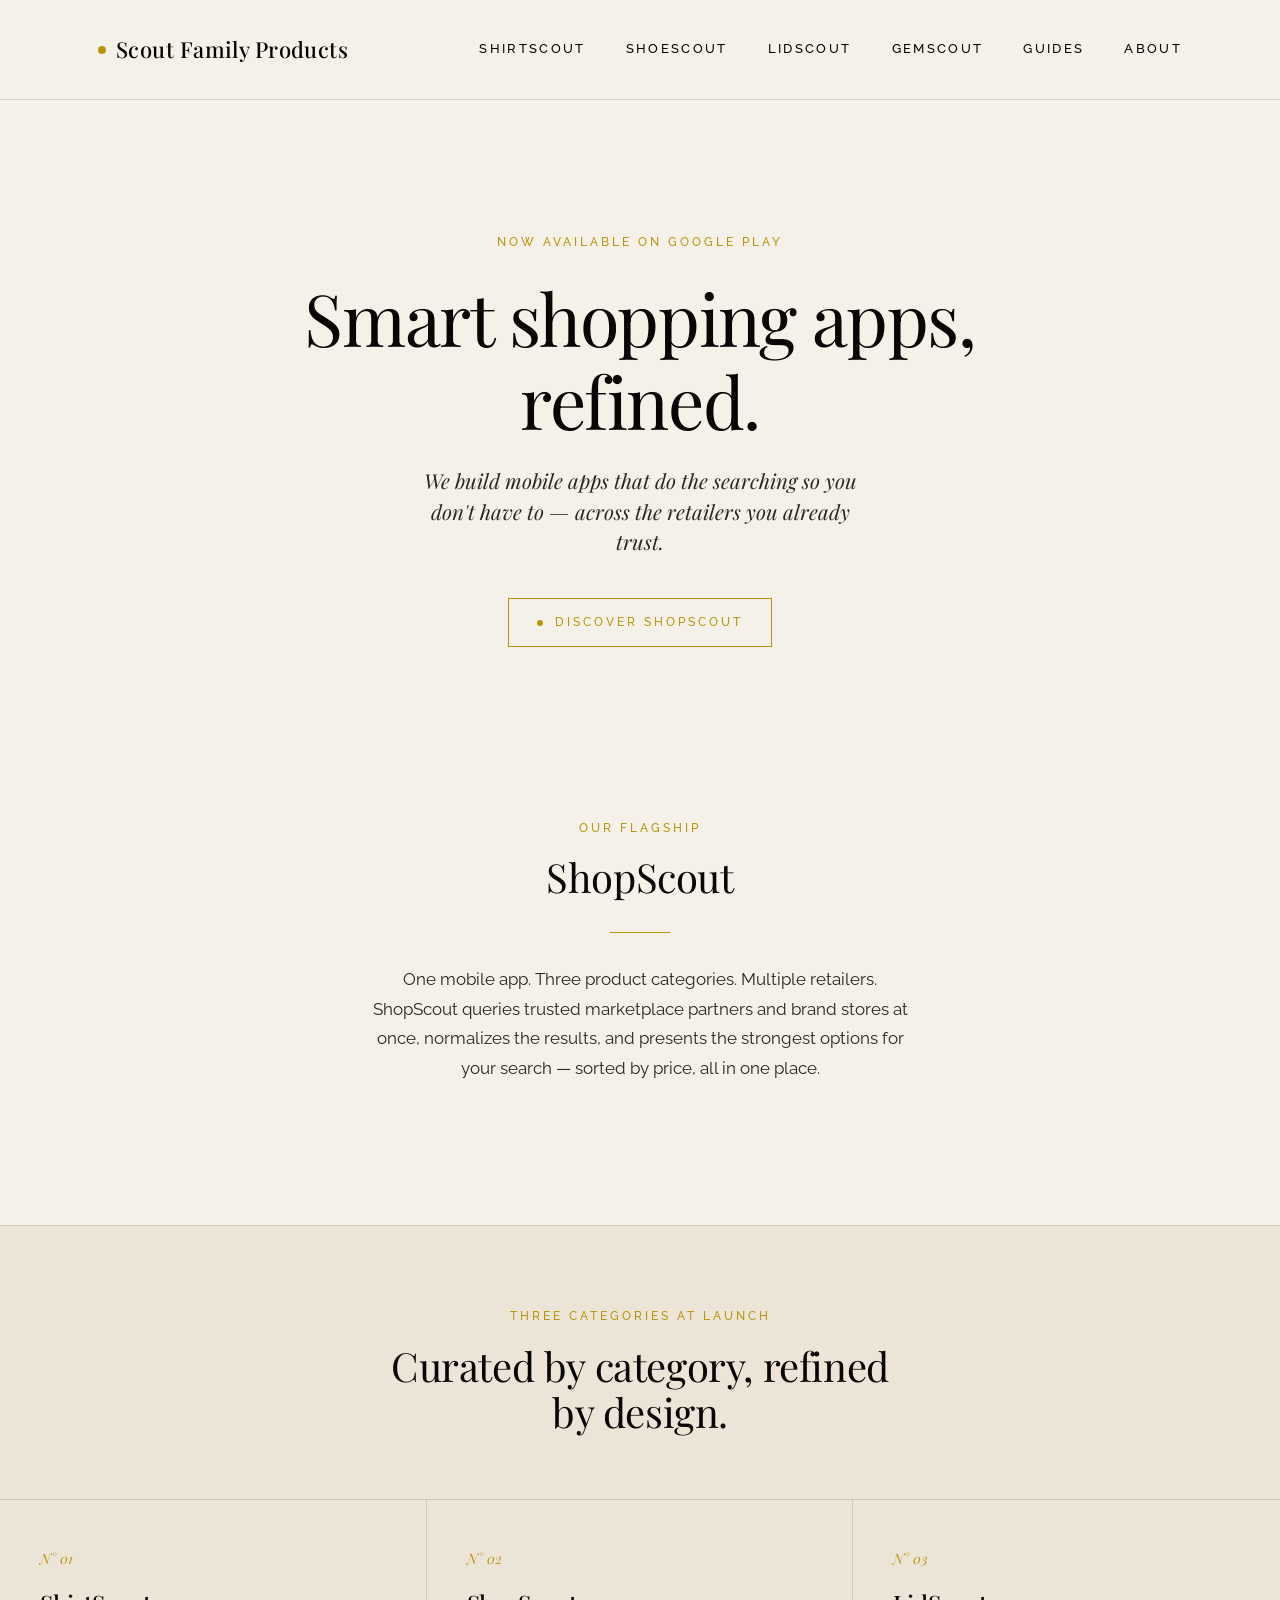
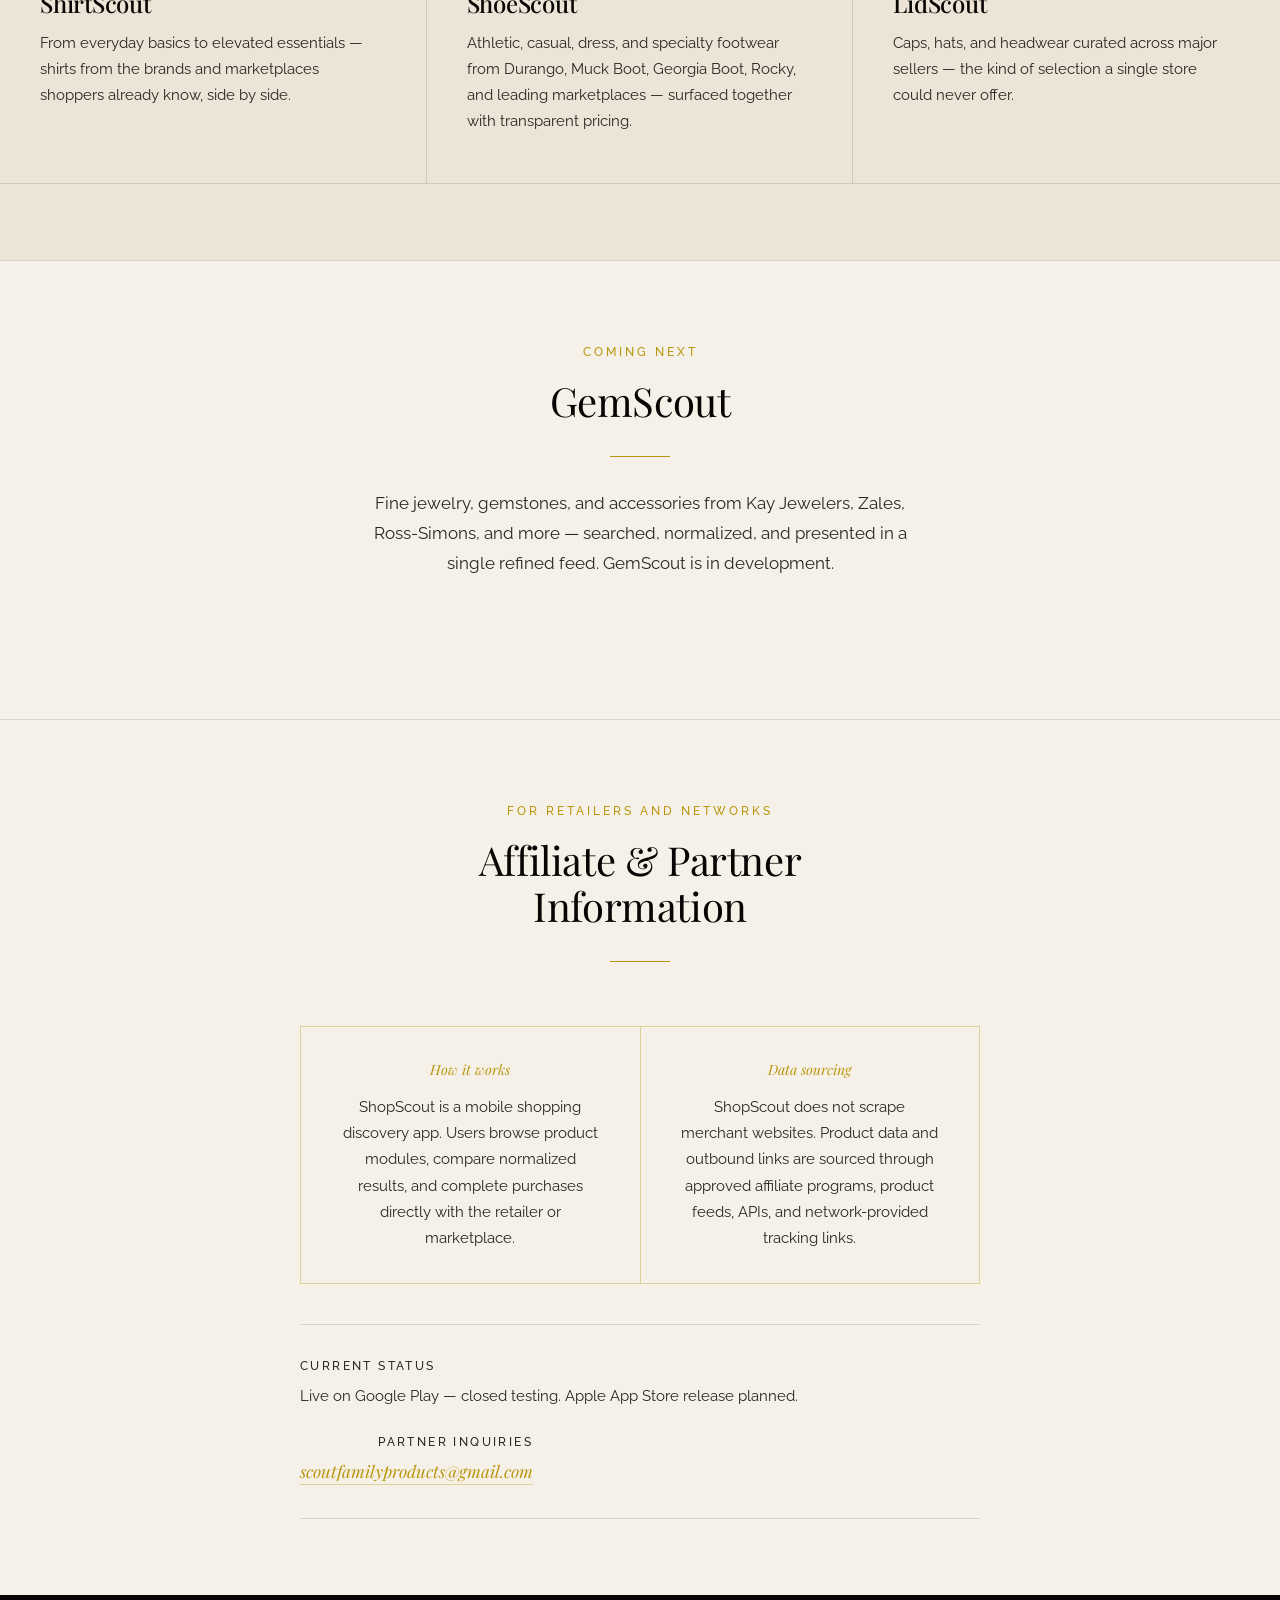
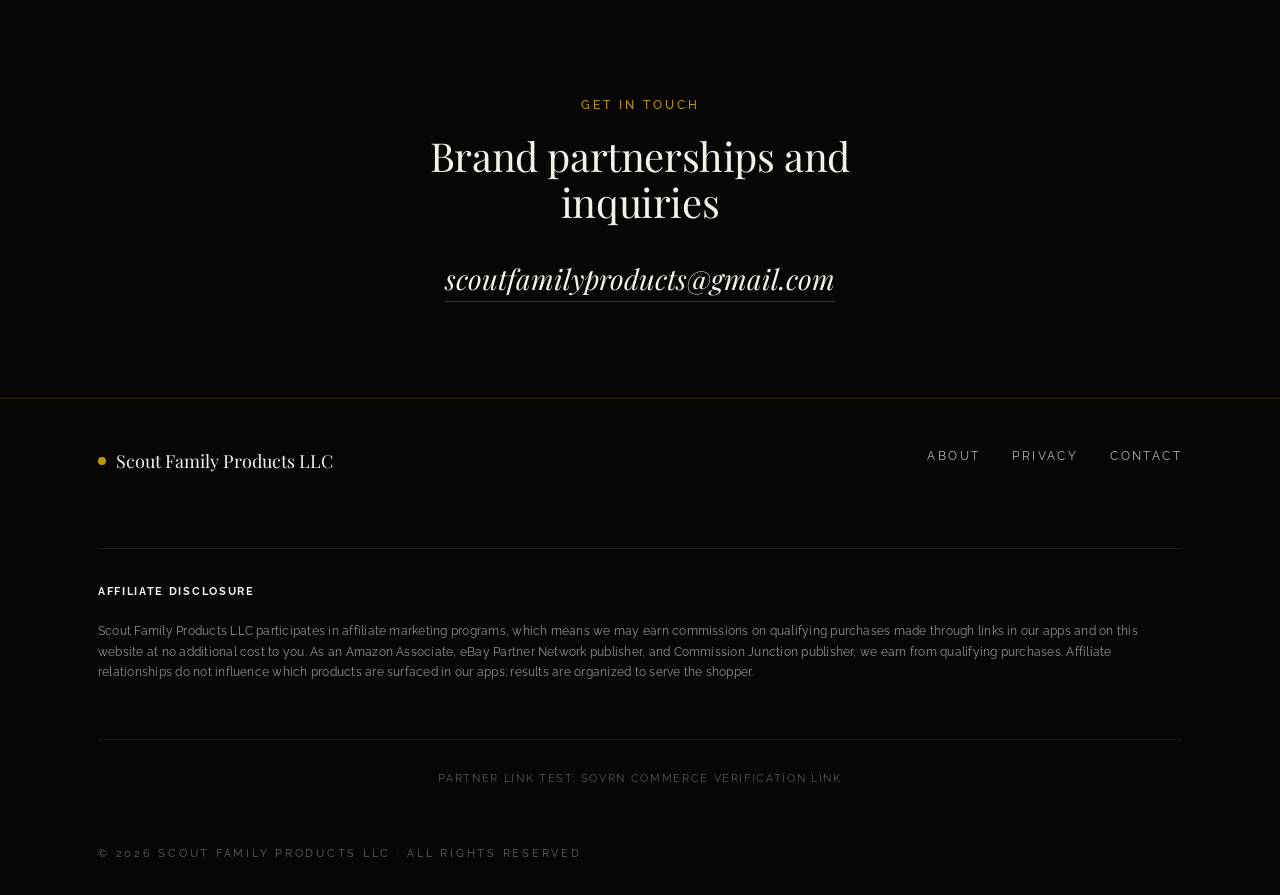
<file: index.html>
<!DOCTYPE html>
<html lang="en">
<head>
  <meta charset="UTF-8">
  <meta name="viewport" content="width=device-width, initial-scale=1.0">
  <title>Scout Family Products — Smart Shopping Apps</title>
  <meta name="description" content="Scout Family Products LLC builds mobile shopping apps that search across top retailers so you don't have to. ShopScout now live on Google Play.">

  <link rel="stylesheet" href="styles.css">
  <link rel="icon" type="image/svg+xml" href="data:image/svg+xml,%3Csvg xmlns='http://www.w3.org/2000/svg' viewBox='0 0 32 32'%3E%3Ccircle cx='16' cy='16' r='6' fill='%23B8960C'/%3E%3C/svg%3E">
</head>
<body>

  <header class="site-header">
    <div class="container">
      <a href="/" class="brand">
        <span class="brand-mark"></span>Scout Family Products
      </a>
      <nav class="nav">
        <a href="/shirtscout.html">ShirtScout</a>
        <a href="/shoescout.html">ShoeScout</a>
        <a href="/lidscout.html">LidScout</a>
        <a href="/gemscout.html">GemScout</a>
        <a href="/guides.html">Guides</a>
        <a href="/about.html">About</a>
      </nav>
    </div>
  </header>

  <main>

    <section class="hero">
      <div class="container">
        <span class="eyebrow">Now available on Google Play</span>
        <h1>Smart shopping apps, refined.</h1>
        <p class="lede">We build mobile apps that do the searching so you don't have to — across the retailers you already trust.</p>
        <a href="#shopscout" class="coming-soon">Discover ShopScout</a>
      </div>
    </section>

    <section id="shopscout">
      <div class="container">
        <div class="section-intro">
          <span class="eyebrow">Our flagship</span>
          <h2>ShopScout</h2>
          <hr class="divider">
          <p>One mobile app. Three product categories. Multiple retailers. ShopScout queries trusted marketplace partners and brand stores at once, normalizes the results, and presents the strongest options for your search — sorted by price, all in one place.</p>
        </div>
      </div>
    </section>

    <section class="modules">
      <div class="container">
        <div class="section-intro">
          <span class="eyebrow">Three categories at launch</span>
          <h2>Curated by category, refined by design.</h2>
        </div>
      </div>
      <div class="modules-grid">
        <div class="module">
          <div class="module-number">N° 01</div>
          <h3><a href="/shirtscout.html" style="color: inherit;">ShirtScout</a></h3>
          <p>From everyday basics to elevated essentials — shirts from the brands and marketplaces shoppers already know, side by side.</p>
        </div>
        <div class="module">
          <div class="module-number">N° 02</div>
          <h3><a href="/shoescout.html" style="color: inherit;">ShoeScout</a></h3>
          <p>Athletic, casual, dress, and specialty footwear from Durango, Muck Boot, Georgia Boot, Rocky, and leading marketplaces — surfaced together with transparent pricing.</p>
        </div>
        <div class="module">
          <div class="module-number">N° 03</div>
          <h3><a href="/lidscout.html" style="color: inherit;">LidScout</a></h3>
          <p>Caps, hats, and headwear curated across major sellers — the kind of selection a single store could never offer.</p>
        </div>
      </div>
    </section>

    <section style="border-top: 1px solid var(--hairline);">
      <div class="container">
        <div class="section-intro">
          <span class="eyebrow">Coming next</span>
          <h2><a href="/gemscout.html" style="color: inherit;">GemScout</a></h2>
          <hr class="divider">
          <p>Fine jewelry, gemstones, and accessories from Kay Jewelers, Zales, Ross-Simons, and more — searched, normalized, and presented in a single refined feed. GemScout is in development.</p>
        </div>
      </div>
    </section>

    <section id="affiliate-info" style="border-top: 1px solid var(--hairline);">
      <div class="container">
        <div class="section-intro">
          <span class="eyebrow">For retailers and networks</span>
          <h2>Affiliate &amp; Partner Information</h2>
          <hr class="divider">
        </div>
        <div style="max-width: 680px; margin: 0 auto;">
          <div style="display: grid; grid-template-columns: 1fr 1px 1fr; gap: 0; border: 1px solid var(--hairline-gold); margin-bottom: 2.5rem;">
            <div style="padding: 2rem 2.5rem; text-align: center;">
              <div style="font-family: var(--display); font-style: italic; font-size: 0.875rem; color: var(--gold); margin-bottom: 0.75rem;">How it works</div>
              <p style="font-size: 0.9375rem; color: var(--black-soft);">ShopScout is a mobile shopping discovery app. Users browse product modules, compare normalized results, and complete purchases directly with the retailer or marketplace.</p>
            </div>
            <div style="background: var(--hairline-gold);"></div>
            <div style="padding: 2rem 2.5rem; text-align: center;">
              <div style="font-family: var(--display); font-style: italic; font-size: 0.875rem; color: var(--gold); margin-bottom: 0.75rem;">Data sourcing</div>
              <p style="font-size: 0.9375rem; color: var(--black-soft);">ShopScout does not scrape merchant websites. Product data and outbound links are sourced through approved affiliate programs, product feeds, APIs, and network-provided tracking links.</p>
            </div>
          </div>
          <div style="border-top: 1px solid var(--hairline); border-bottom: 1px solid var(--hairline); padding: 2rem 0; display: flex; justify-content: space-between; align-items: center; flex-wrap: wrap; gap: 1.5rem;">
            <div>
              <div style="font-size: 0.75rem; letter-spacing: 0.2em; text-transform: uppercase; font-weight: 500; color: var(--black-soft); margin-bottom: 0.375rem;">Current status</div>
              <p style="font-size: 0.9375rem; color: var(--black-soft); margin: 0;">Live on Google Play — closed testing. Apple App Store release planned.</p>
            </div>
            <div style="text-align: right;">
              <div style="font-size: 0.75rem; letter-spacing: 0.2em; text-transform: uppercase; font-weight: 500; color: var(--black-soft); margin-bottom: 0.375rem;">Partner inquiries</div>
              <a href="mailto:scoutfamilyproducts@gmail.com" style="font-family: var(--display); font-style: italic; font-size: 1.0625rem; color: var(--gold); border-bottom: 1px solid var(--hairline-gold); padding-bottom: 2px;">scoutfamilyproducts@gmail.com</a>
            </div>
          </div>
        </div>
      </div>
    </section>

    <section id="contact" class="contact">
      <div class="container">
        <span class="eyebrow">Get in touch</span>
        <h2>Brand partnerships and inquiries</h2>
        <a href="mailto:scoutfamilyproducts@gmail.com" class="email">scoutfamilyproducts@gmail.com</a>
      </div>
    </section>

  </main>

  <footer class="site-footer">
    <div class="container">
      <div class="footer-brand">
        <span class="brand-mark"></span>Scout Family Products LLC
      </div>
      <nav class="footer-nav">
        <a href="/about.html">About</a>
        <a href="/privacy.html">Privacy</a>
        <a href="mailto:scoutfamilyproducts@gmail.com">Contact</a>
      </nav>
      <div class="disclosure">
        <strong style="color: var(--cream); letter-spacing: 0.15em; text-transform: uppercase; font-size: 0.7rem;">Affiliate Disclosure</strong><br><br>
        Scout Family Products LLC participates in affiliate marketing programs, which means we may earn commissions on qualifying purchases made through links in our apps and on this website at no additional cost to you. As an Amazon Associate, eBay Partner Network publisher, and Commission Junction publisher, we earn from qualifying purchases. Affiliate relationships do not influence which products are surfaced in our apps; results are organized to serve the shopper.
      </div>
      <div style="width: 100%; margin-top: 1.5rem; padding-top: 1.5rem; border-top: 1px solid rgba(245,240,232,0.08); text-align: center;">
        <a href="https://sovrn.co/6m05m8l" rel="sponsored nofollow" style="font-size: 0.6875rem; letter-spacing: 0.15em; color: rgba(245,240,232,0.35); text-transform: uppercase;">Partner Link Test: Sovrn Commerce Verification Link</a>
      </div>
      <div class="copyright">
        © 2026 Scout Family Products LLC · All rights reserved
      </div>
    </div>
  </footer>

  <script type="text/javascript" src="https://s.skimresources.com/js/302499X1790499.skimlinks.js"></script>
</body>
</html>
</file>
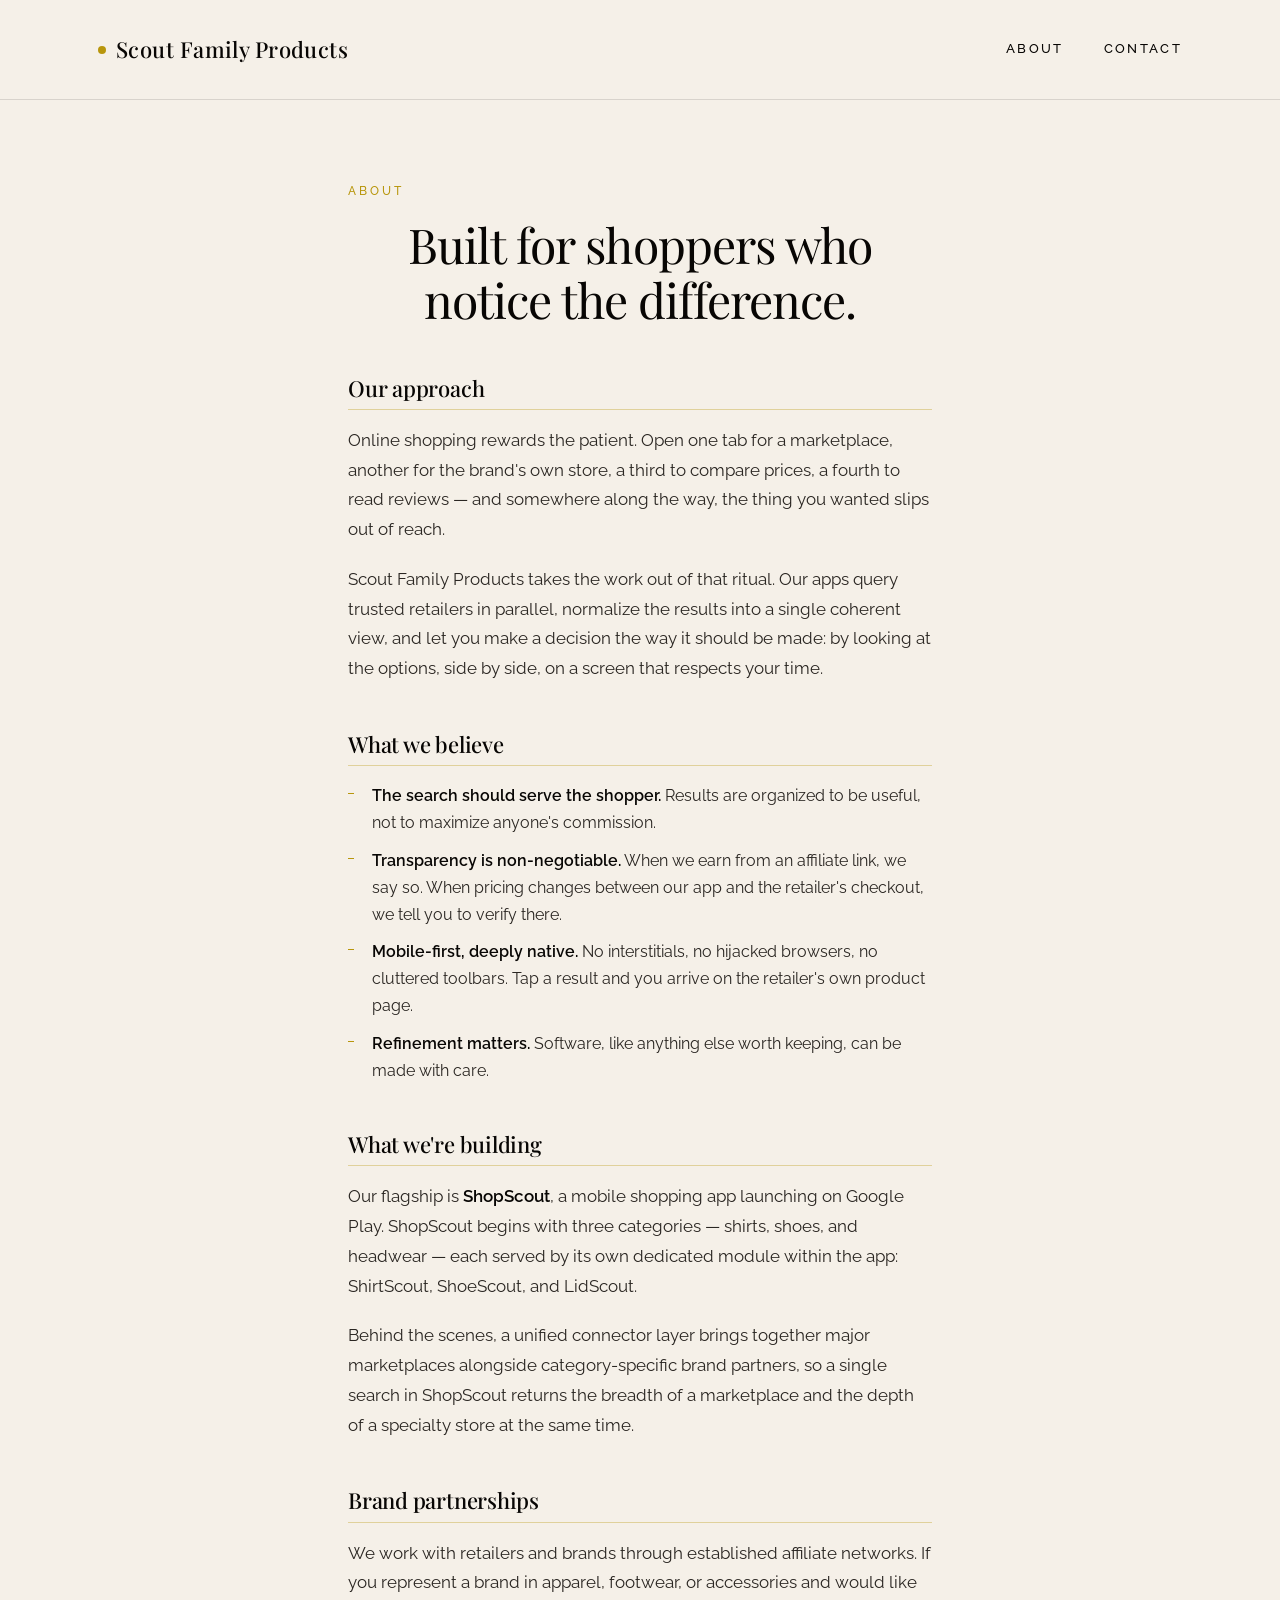
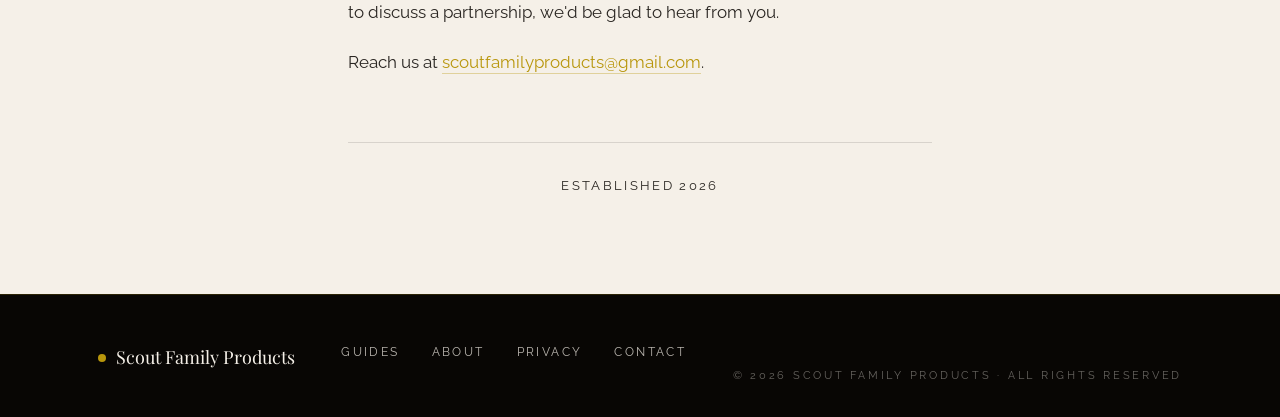
<file: about.html>
<!DOCTYPE html>
<html lang="en">
<head>
  <meta charset="UTF-8">
  <meta name="viewport" content="width=device-width, initial-scale=1.0">
  <title>About — Scout Family Products</title>
  <meta name="description" content="Scout Family Products builds smart shopping apps. Learn about our approach, our values, and the team behind ShopScout.">

  <link rel="stylesheet" href="styles.css">
  <link rel="icon" type="image/svg+xml" href="data:image/svg+xml,%3Csvg xmlns='http://www.w3.org/2000/svg' viewBox='0 0 32 32'%3E%3Ccircle cx='16' cy='16' r='6' fill='%23B8960C'/%3E%3C/svg%3E">
</head>
<body>

  <header class="site-header">
    <div class="container">
      <a href="/" class="brand">
        <span class="brand-mark"></span>Scout Family Products
      </a>
      <nav class="nav">
        <a href="/about.html">About</a>
        <a href="/#contact">Contact</a>
      </nav>
    </div>
  </header>

  <main>
    <article class="prose">
      <span class="eyebrow page-eyebrow">About</span>
      <h1>Built for shoppers who notice the difference.</h1>

      <h2>Our approach</h2>
      <p>Online shopping rewards the patient. Open one tab for a marketplace, another for the brand's own store, a third to compare prices, a fourth to read reviews — and somewhere along the way, the thing you wanted slips out of reach.</p>
      <p>Scout Family Products takes the work out of that ritual. Our apps query trusted retailers in parallel, normalize the results into a single coherent view, and let you make a decision the way it should be made: by looking at the options, side by side, on a screen that respects your time.</p>

      <h2>What we believe</h2>
      <ul>
        <li><strong>The search should serve the shopper.</strong> Results are organized to be useful, not to maximize anyone's commission.</li>
        <li><strong>Transparency is non-negotiable.</strong> When we earn from an affiliate link, we say so. When pricing changes between our app and the retailer's checkout, we tell you to verify there.</li>
        <li><strong>Mobile-first, deeply native.</strong> No interstitials, no hijacked browsers, no cluttered toolbars. Tap a result and you arrive on the retailer's own product page.</li>
        <li><strong>Refinement matters.</strong> Software, like anything else worth keeping, can be made with care.</li>
      </ul>

      <h2>What we're building</h2>
      <p>Our flagship is <strong>ShopScout</strong>, a mobile shopping app launching on Google Play. ShopScout begins with three categories — shirts, shoes, and headwear — each served by its own dedicated module within the app: ShirtScout, ShoeScout, and LidScout.</p>
      <p>Behind the scenes, a unified connector layer brings together major marketplaces alongside category-specific brand partners, so a single search in ShopScout returns the breadth of a marketplace and the depth of a specialty store at the same time.</p>

      <h2>Brand partnerships</h2>
      <p>We work with retailers and brands through established affiliate networks. If you represent a brand in apparel, footwear, or accessories and would like to discuss a partnership, we'd be glad to hear from you.</p>
      <p>Reach us at <a href="mailto:scoutfamilyproducts@gmail.com" style="color: var(--gold); border-bottom: 1px solid var(--hairline-gold); padding-bottom: 1px;">scoutfamilyproducts@gmail.com</a>.</p>

      <p class="last-updated">Established 2026</p>
    </article>
  </main>

  <footer class="site-footer">
    <div class="container">
      <div class="footer-brand">
        <span class="brand-mark"></span>Scout Family Products
      </div>
      <nav class="footer-nav">
        <a href="/guides.html">Guides</a>
        <a href="/about.html">About</a>
        <a href="/privacy.html">Privacy</a>
        <a href="mailto:scoutfamilyproducts@gmail.com">Contact</a>
      </nav>
      <div class="copyright">
        © 2026 Scout Family Products · All rights reserved
      </div>
    </div>
  </footer>

</body>
</html>
</file>
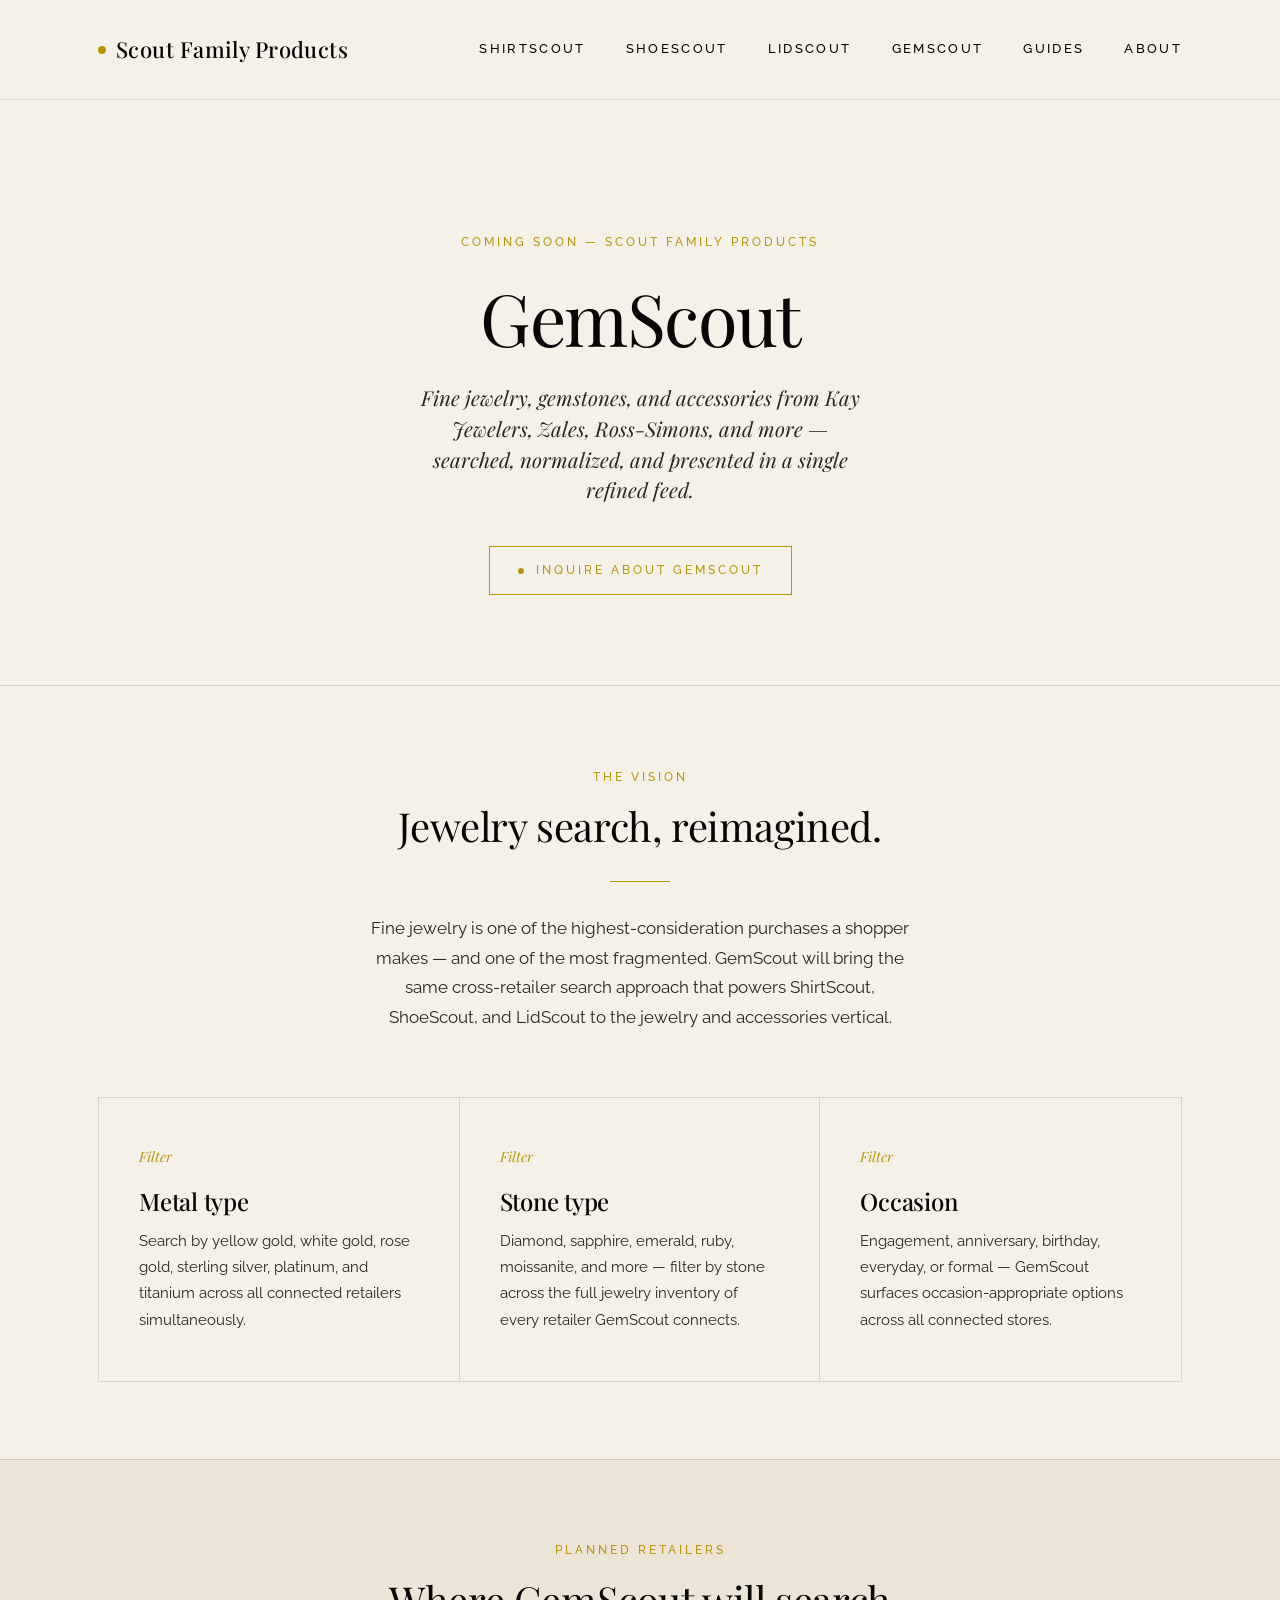
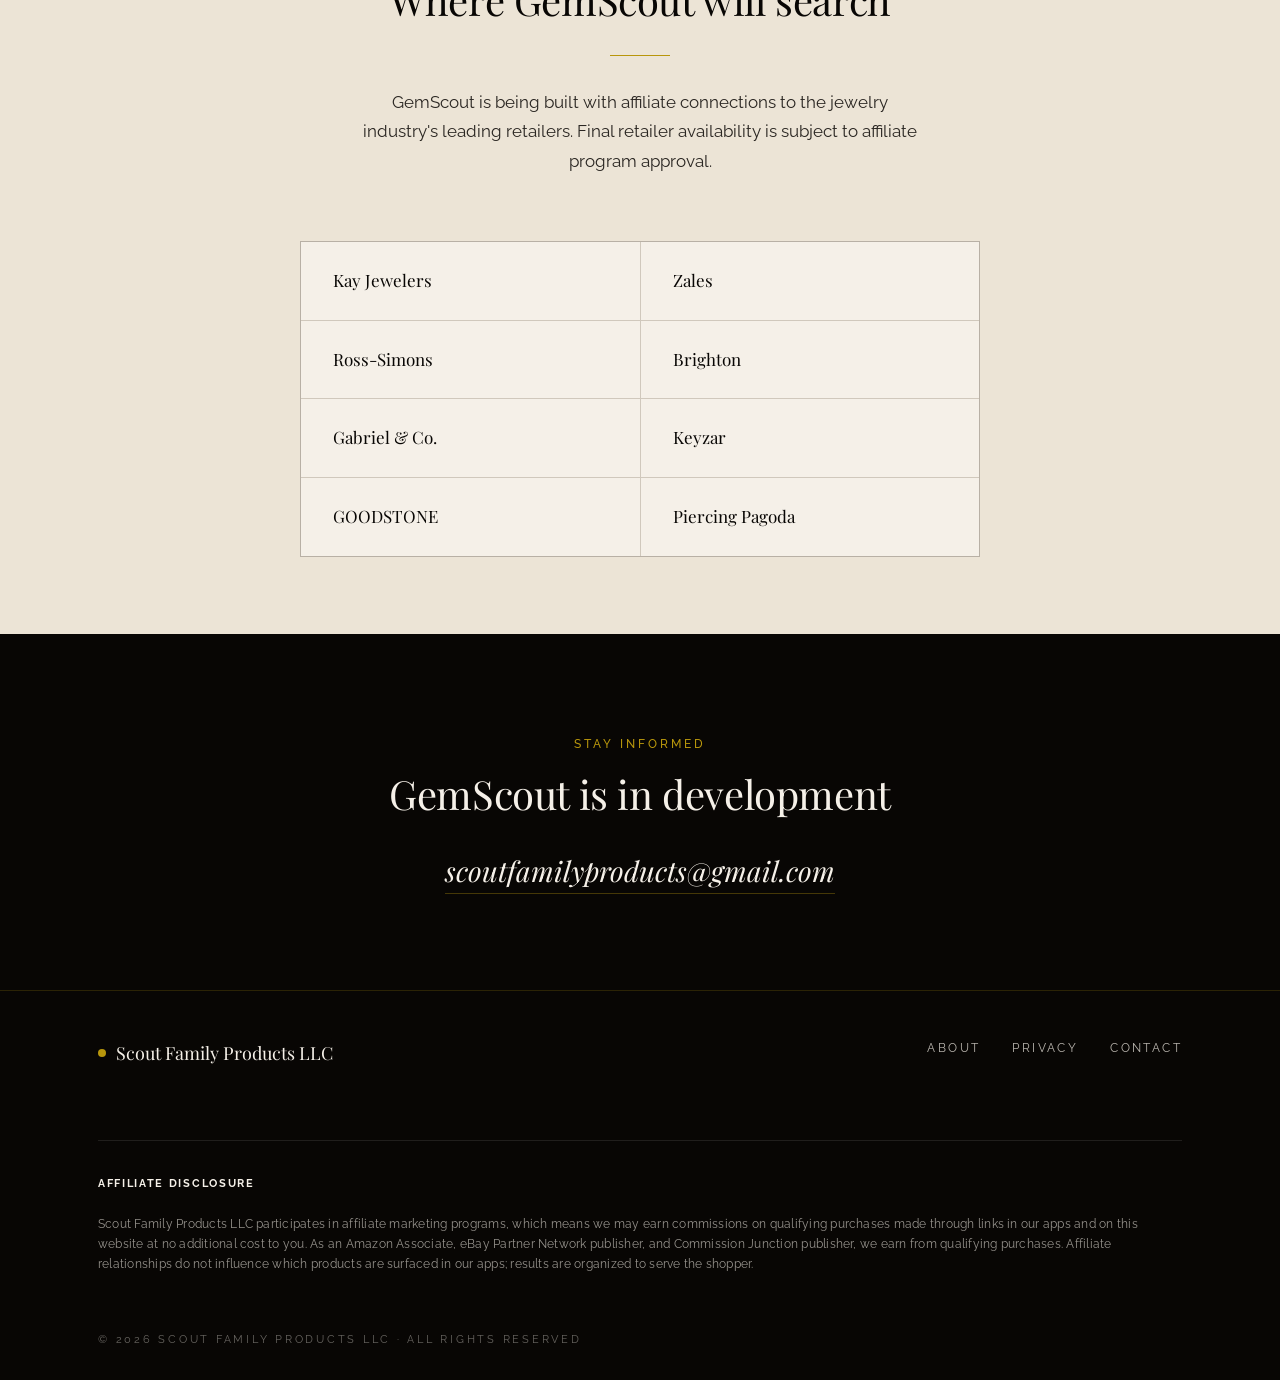
<file: gemscout.html>
<!DOCTYPE html>
<html lang="en">
<head>
  <meta charset="UTF-8">
  <meta name="viewport" content="width=device-width, initial-scale=1.0">
  <title>GemScout — Fine Jewelry & Accessories — Coming Soon</title>
  <meta name="description" content="GemScout is the next Scout module — searching fine jewelry, gemstones, and accessories across top retailers. Coming soon from Scout Family Products LLC.">
  <link rel="stylesheet" href="styles.css">
  <link rel="icon" type="image/svg+xml" href="data:image/svg+xml,%3Csvg xmlns='http://www.w3.org/2000/svg' viewBox='0 0 32 32'%3E%3Ccircle cx='16' cy='16' r='6' fill='%23B8960C'/%3E%3C/svg%3E">
</head>
<body>

  <header class="site-header">
    <div class="container">
      <a href="/" class="brand">
        <span class="brand-mark"></span>Scout Family Products
      </a>
      <nav class="nav">
        <a href="/shirtscout.html">ShirtScout</a>
        <a href="/shoescout.html">ShoeScout</a>
        <a href="/lidscout.html">LidScout</a>
        <a href="/gemscout.html">GemScout</a>
        <a href="/guides.html">Guides</a>
        <a href="/about.html">About</a>
      </nav>
    </div>
  </header>

  <main>

    <section class="hero">
      <div class="container">
        <span class="eyebrow">Coming Soon — Scout Family Products</span>
        <h1>GemScout</h1>
        <p class="lede">Fine jewelry, gemstones, and accessories from Kay Jewelers, Zales, Ross-Simons, and more — searched, normalized, and presented in a single refined feed.</p>
        <a href="mailto:scoutfamilyproducts@gmail.com" class="coming-soon">Inquire about GemScout</a>
      </div>
    </section>

    <section style="border-top: 1px solid var(--hairline);">
      <div class="container">
        <div class="section-intro">
          <span class="eyebrow">The vision</span>
          <h2>Jewelry search, reimagined.</h2>
          <hr class="divider">
          <p>Fine jewelry is one of the highest-consideration purchases a shopper makes — and one of the most fragmented. GemScout will bring the same cross-retailer search approach that powers ShirtScout, ShoeScout, and LidScout to the jewelry and accessories vertical.</p>
        </div>
        <div class="modules-grid" style="border: 1px solid var(--hairline);">
          <div class="module">
            <div class="module-number">Filter</div>
            <h3>Metal type</h3>
            <p>Search by yellow gold, white gold, rose gold, sterling silver, platinum, and titanium across all connected retailers simultaneously.</p>
          </div>
          <div class="module">
            <div class="module-number">Filter</div>
            <h3>Stone type</h3>
            <p>Diamond, sapphire, emerald, ruby, moissanite, and more — filter by stone across the full jewelry inventory of every retailer GemScout connects.</p>
          </div>
          <div class="module">
            <div class="module-number">Filter</div>
            <h3>Occasion</h3>
            <p>Engagement, anniversary, birthday, everyday, or formal — GemScout surfaces occasion-appropriate options across all connected stores.</p>
          </div>
        </div>
      </div>
    </section>

    <section style="border-top: 1px solid var(--hairline); background: var(--cream-deep);">
      <div class="container">
        <div class="section-intro">
          <span class="eyebrow">Planned retailers</span>
          <h2>Where GemScout will search</h2>
          <hr class="divider">
          <p>GemScout is being built with affiliate connections to the jewelry industry's leading retailers. Final retailer availability is subject to affiliate program approval.</p>
        </div>
        <div style="max-width: 680px; margin: 0 auto; display: grid; grid-template-columns: 1fr 1fr; gap: 1px; background: var(--hairline); border: 1px solid var(--hairline);">
          <div style="background: var(--cream); padding: 1.5rem 2rem;">
            <p style="font-family: var(--display); font-size: 1.0625rem; color: var(--black); margin: 0;">Kay Jewelers</p>
          </div>
          <div style="background: var(--cream); padding: 1.5rem 2rem;">
            <p style="font-family: var(--display); font-size: 1.0625rem; color: var(--black); margin: 0;">Zales</p>
          </div>
          <div style="background: var(--cream); padding: 1.5rem 2rem;">
            <p style="font-family: var(--display); font-size: 1.0625rem; color: var(--black); margin: 0;">Ross-Simons</p>
          </div>
          <div style="background: var(--cream); padding: 1.5rem 2rem;">
            <p style="font-family: var(--display); font-size: 1.0625rem; color: var(--black); margin: 0;">Brighton</p>
          </div>
          <div style="background: var(--cream); padding: 1.5rem 2rem;">
            <p style="font-family: var(--display); font-size: 1.0625rem; color: var(--black); margin: 0;">Gabriel &amp; Co.</p>
          </div>
          <div style="background: var(--cream); padding: 1.5rem 2rem;">
            <p style="font-family: var(--display); font-size: 1.0625rem; color: var(--black); margin: 0;">Keyzar</p>
          </div>
          <div style="background: var(--cream); padding: 1.5rem 2rem;">
            <p style="font-family: var(--display); font-size: 1.0625rem; color: var(--black); margin: 0;">GOODSTONE</p>
          </div>
          <div style="background: var(--cream); padding: 1.5rem 2rem;">
            <p style="font-family: var(--display); font-size: 1.0625rem; color: var(--black); margin: 0;">Piercing Pagoda</p>
          </div>
        </div>
      </div>
    </section>

    <section id="contact" class="contact">
      <div class="container">
        <span class="eyebrow">Stay informed</span>
        <h2>GemScout is in development</h2>
        <a href="mailto:scoutfamilyproducts@gmail.com" class="email">scoutfamilyproducts@gmail.com</a>
      </div>
    </section>

  </main>

  <footer class="site-footer">
    <div class="container">
      <div class="footer-brand">
        <span class="brand-mark"></span>Scout Family Products LLC
      </div>
      <nav class="footer-nav">
        <a href="/about.html">About</a>
        <a href="/privacy.html">Privacy</a>
        <a href="mailto:scoutfamilyproducts@gmail.com">Contact</a>
      </nav>
      <div class="disclosure">
        <strong style="color: var(--cream); letter-spacing: 0.15em; text-transform: uppercase; font-size: 0.7rem;">Affiliate Disclosure</strong><br><br>
        Scout Family Products LLC participates in affiliate marketing programs, which means we may earn commissions on qualifying purchases made through links in our apps and on this website at no additional cost to you. As an Amazon Associate, eBay Partner Network publisher, and Commission Junction publisher, we earn from qualifying purchases. Affiliate relationships do not influence which products are surfaced in our apps; results are organized to serve the shopper.
      </div>
      <div class="copyright">© 2026 Scout Family Products LLC · All rights reserved</div>
    </div>
  </footer>

  <script type="text/javascript" src="https://s.skimresources.com/js/302499X1790499.skimlinks.js"></script>
</body>
</html>
</file>
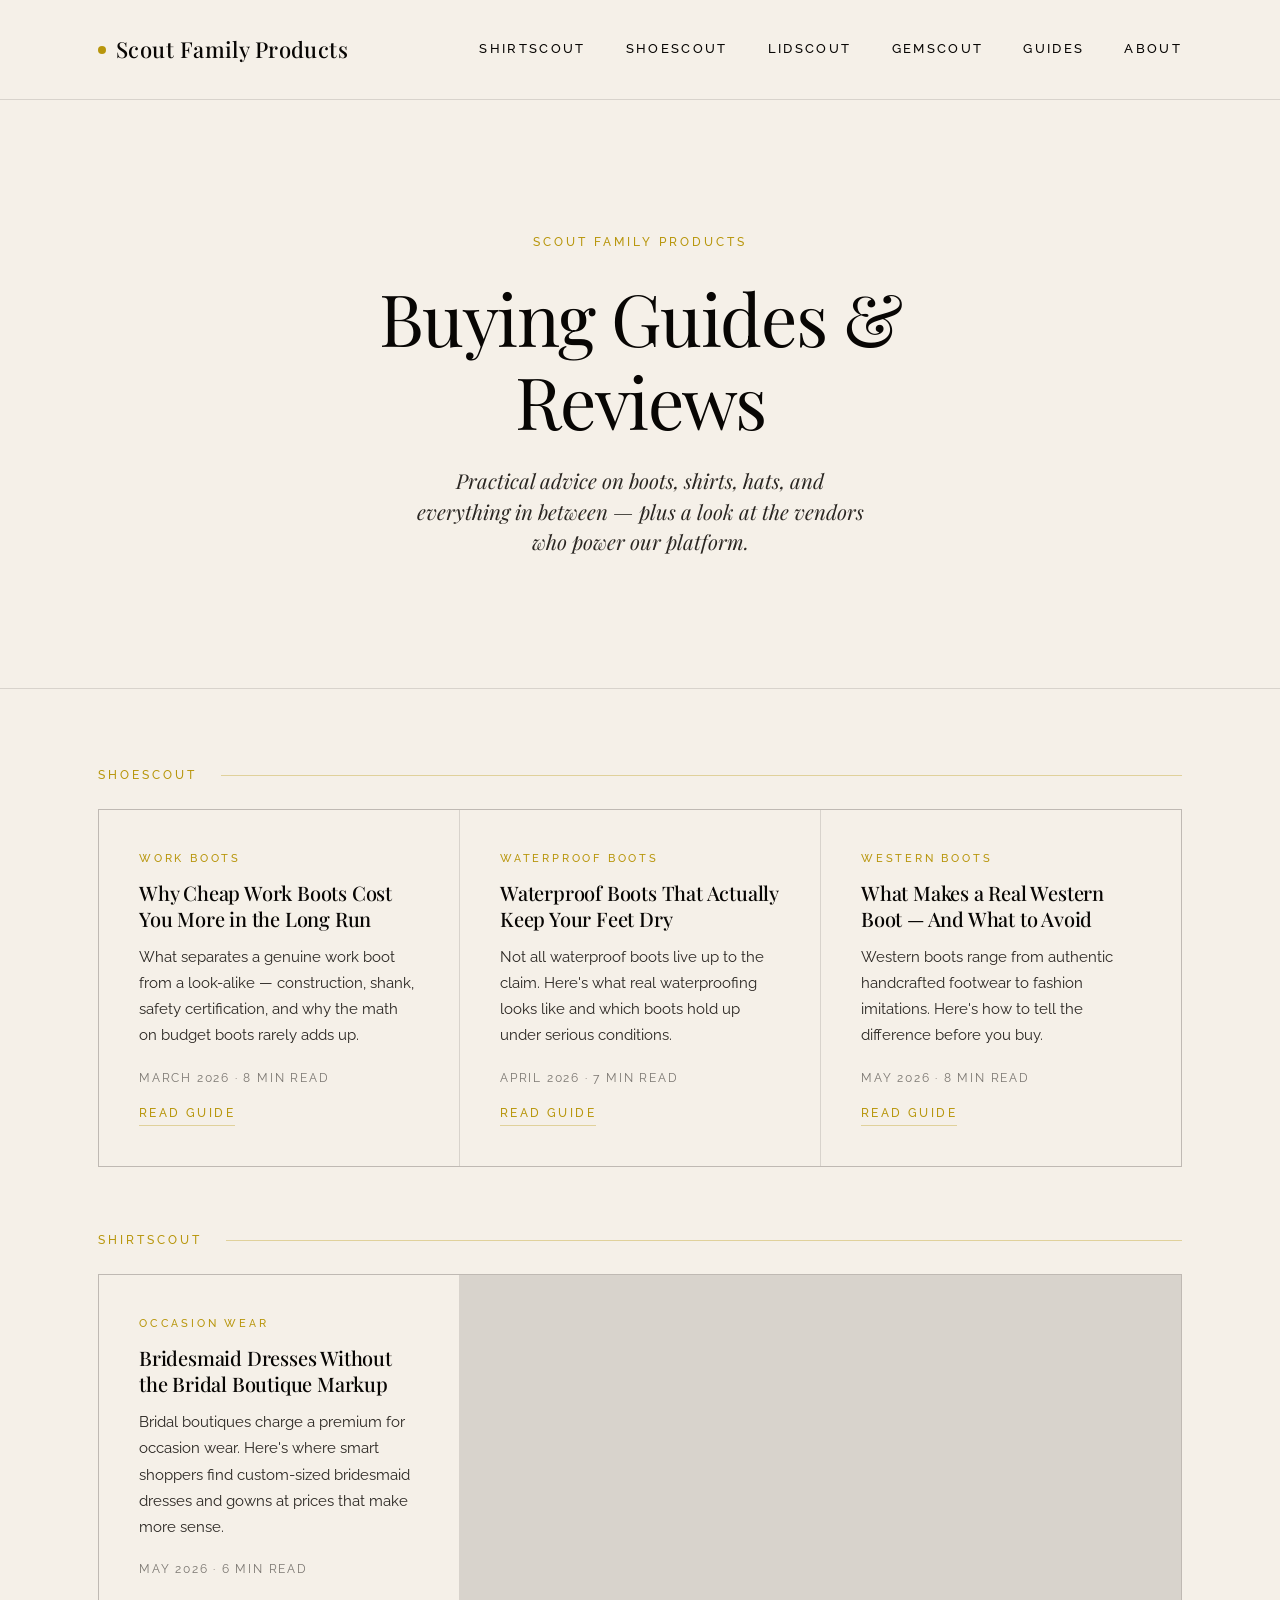
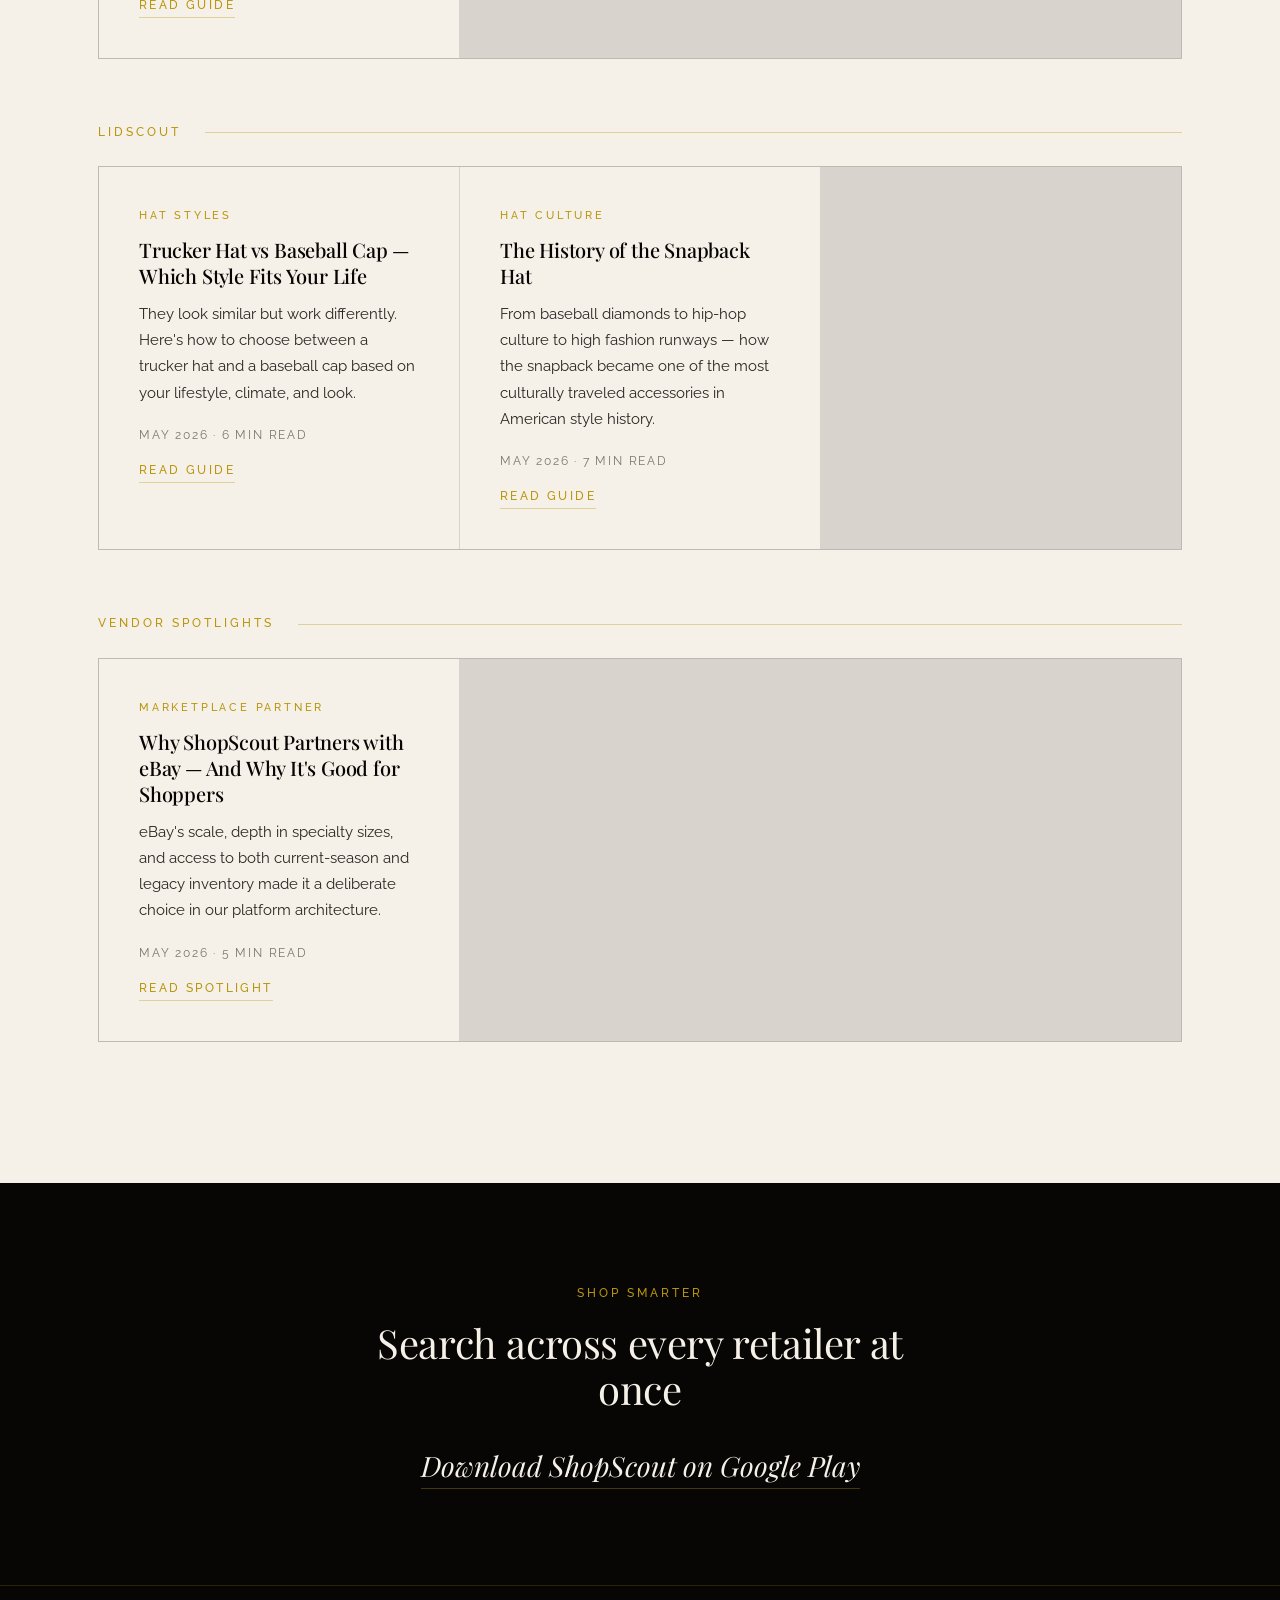
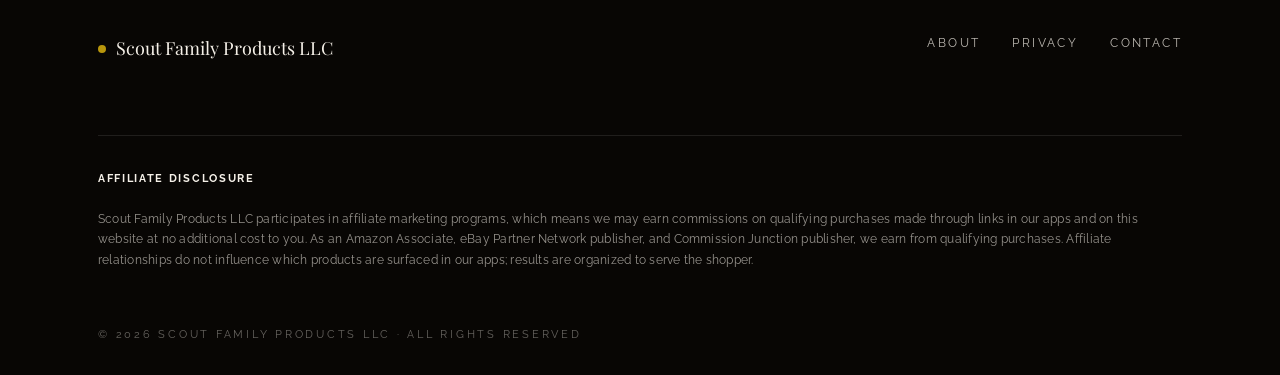
<file: guides.html>
<!DOCTYPE html>
<html lang="en">
<head>
  <meta charset="UTF-8">
  <meta name="viewport" content="width=device-width, initial-scale=1.0">
  <title>Buying Guides & Reviews | Scout Family Products</title>
  <meta name="description" content="Buying guides, product comparisons, vendor spotlights, and shopping advice from Scout Family Products LLC.">
  <link rel="stylesheet" href="/styles.css">
  <link rel="icon" type="image/svg+xml" href="data:image/svg+xml,%3Csvg xmlns='http://www.w3.org/2000/svg' viewBox='0 0 32 32'%3E%3Ccircle cx='16' cy='16' r='6' fill='%23B8960C'/%3E%3C/svg%3E">
  <style>
    .guides-section { margin-bottom: 4rem; }
    .guides-section-header { display: flex; align-items: center; gap: 1.5rem; margin-bottom: 1.5rem; }
    .guides-section-header .section-rule { flex: 1; height: 1px; background: var(--hairline-gold); }
    .guides-grid { display: grid; grid-template-columns: repeat(auto-fill, minmax(300px, 1fr)); gap: 1px; background: var(--hairline); border: 1px solid var(--hairline); }
    .guide-card { background: var(--cream); padding: 2.5rem; transition: background 0.2s ease; }
    .guide-card:hover { background: var(--cream-deep); }
    .guide-card .gc-category { font-size: 0.7rem; letter-spacing: 0.25em; text-transform: uppercase; color: var(--gold); font-weight: 500; margin-bottom: 0.75rem; }
    .guide-card h3 { font-size: 1.25rem; margin-bottom: 0.75rem; line-height: 1.3; }
    .guide-card h3 a { color: var(--black); }
    .guide-card h3 a:hover { color: var(--gold); }
    .guide-card p { font-size: 0.9375rem; margin-bottom: 1.25rem; }
    .guide-card .gc-meta { font-size: 0.75rem; letter-spacing: 0.15em; text-transform: uppercase; color: var(--black-soft); opacity: 0.6; }
    .guide-card .gc-link { display: inline-flex; align-items: center; gap: 0.5rem; font-size: 0.75rem; letter-spacing: 0.2em; text-transform: uppercase; font-weight: 500; color: var(--gold); margin-top: 1rem; border-bottom: 1px solid var(--hairline-gold); padding-bottom: 2px; }
  </style>
</head>
<body>

  <header class="site-header">
    <div class="container">
      <a href="/" class="brand">
        <span class="brand-mark"></span>Scout Family Products
      </a>
      <nav class="nav">
        <a href="/shirtscout.html">ShirtScout</a>
        <a href="/shoescout.html">ShoeScout</a>
        <a href="/lidscout.html">LidScout</a>
        <a href="/gemscout.html">GemScout</a>
        <a href="/guides.html">Guides</a>
        <a href="/about.html">About</a>
      </nav>
    </div>
  </header>

  <main>

    <section class="hero">
      <div class="container">
        <span class="eyebrow">Scout Family Products</span>
        <h1>Buying Guides &amp; Reviews</h1>
        <p class="lede">Practical advice on boots, shirts, hats, and everything in between — plus a look at the vendors who power our platform.</p>
      </div>
    </section>

    <section style="border-top: 1px solid var(--hairline);">
      <div class="container">

        <!-- SHOESCOUT -->
        <div class="guides-section">
          <div class="guides-section-header">
            <span class="eyebrow">ShoeScout</span>
            <div class="section-rule"></div>
          </div>
          <div class="guides-grid">
            <div class="guide-card">
              <div class="gc-category">Work Boots</div>
              <h3><a href="/work-boots-buying-guide.html">Why Cheap Work Boots Cost You More in the Long Run</a></h3>
              <p>What separates a genuine work boot from a look-alike — construction, shank, safety certification, and why the math on budget boots rarely adds up.</p>
              <div class="gc-meta">March 2026 · 8 min read</div>
              <a href="/work-boots-buying-guide.html" class="gc-link">Read guide</a>
            </div>
            <div class="guide-card">
              <div class="gc-category">Waterproof Boots</div>
              <h3><a href="/waterproof-boots-guide.html">Waterproof Boots That Actually Keep Your Feet Dry</a></h3>
              <p>Not all waterproof boots live up to the claim. Here's what real waterproofing looks like and which boots hold up under serious conditions.</p>
              <div class="gc-meta">April 2026 · 7 min read</div>
              <a href="/waterproof-boots-guide.html" class="gc-link">Read guide</a>
            </div>
            <div class="guide-card">
              <div class="gc-category">Western Boots</div>
              <h3><a href="/western-boot-guide.html">What Makes a Real Western Boot — And What to Avoid</a></h3>
              <p>Western boots range from authentic handcrafted footwear to fashion imitations. Here's how to tell the difference before you buy.</p>
              <div class="gc-meta">May 2026 · 8 min read</div>
              <a href="/western-boot-guide.html" class="gc-link">Read guide</a>
            </div>
          </div>
        </div>

        <!-- SHIRTSCOUT -->
        <div class="guides-section">
          <div class="guides-section-header">
            <span class="eyebrow">ShirtScout</span>
            <div class="section-rule"></div>
          </div>
          <div class="guides-grid">
            <div class="guide-card">
              <div class="gc-category">Occasion Wear</div>
              <h3><a href="/wedding-guest-shirts.html">Bridesmaid Dresses Without the Bridal Boutique Markup</a></h3>
              <p>Bridal boutiques charge a premium for occasion wear. Here's where smart shoppers find custom-sized bridesmaid dresses and gowns at prices that make more sense.</p>
              <div class="gc-meta">May 2026 · 6 min read</div>
              <a href="/wedding-guest-shirts.html" class="gc-link">Read guide</a>
            </div>
            <!-- Future ShirtScout articles here -->
          </div>
        </div>

        <!-- LIDSCOUT -->
        <div class="guides-section">
          <div class="guides-section-header">
            <span class="eyebrow">LidScout</span>
            <div class="section-rule"></div>
          </div>
          <div class="guides-grid">
            <div class="guide-card">
              <div class="gc-category">Hat Styles</div>
              <h3><a href="/trucker-hat-vs-baseball-cap.html">Trucker Hat vs Baseball Cap — Which Style Fits Your Life</a></h3>
              <p>They look similar but work differently. Here's how to choose between a trucker hat and a baseball cap based on your lifestyle, climate, and look.</p>
              <div class="gc-meta">May 2026 · 6 min read</div>
              <a href="/trucker-hat-vs-baseball-cap.html" class="gc-link">Read guide</a>
            </div>
            <div class="guide-card">
              <div class="gc-category">Hat Culture</div>
              <h3><a href="/history-of-snapbacks.html">The History of the Snapback Hat</a></h3>
              <p>From baseball diamonds to hip-hop culture to high fashion runways — how the snapback became one of the most culturally traveled accessories in American style history.</p>
              <div class="gc-meta">May 2026 · 7 min read</div>
              <a href="/history-of-snapbacks.html" class="gc-link">Read guide</a>
            </div>
            <!-- Future LidScout articles here -->
          </div>
        </div>

        <!-- VENDOR SPOTLIGHTS -->
        <div class="guides-section">
          <div class="guides-section-header">
            <span class="eyebrow">Vendor Spotlights</span>
            <div class="section-rule"></div>
          </div>
          <div class="guides-grid">
            <div class="guide-card">
              <div class="gc-category">Marketplace Partner</div>
              <h3><a href="/why-ebay.html">Why ShopScout Partners with eBay — And Why It's Good for Shoppers</a></h3>
              <p>eBay's scale, depth in specialty sizes, and access to both current-season and legacy inventory made it a deliberate choice in our platform architecture.</p>
              <div class="gc-meta">May 2026 · 5 min read</div>
              <a href="/why-ebay.html" class="gc-link">Read spotlight</a>
            </div>
            <!-- Future vendor spotlights here -->
          </div>
        </div>

      </div>
    </section>

  </main>

  <section class="contact">
    <div class="container">
      <span class="eyebrow">Shop smarter</span>
      <h2>Search across every retailer at once</h2>
      <a href="https://play.google.com/store/apps/details?id=com.scoutfamilyproducts.shopscout" class="email" target="_blank" rel="noopener">Download ShopScout on Google Play</a>
    </div>
  </section>

  <footer class="site-footer">
    <div class="container">
      <div class="footer-brand">
        <span class="brand-mark"></span>Scout Family Products LLC
      </div>
      <nav class="footer-nav">
        <a href="/about.html">About</a>
        <a href="/privacy.html">Privacy</a>
        <a href="mailto:scoutfamilyproducts@gmail.com">Contact</a>
      </nav>
      <div class="disclosure">
        <strong style="color: var(--cream); letter-spacing: 0.15em; text-transform: uppercase; font-size: 0.7rem;">Affiliate Disclosure</strong><br><br>
        Scout Family Products LLC participates in affiliate marketing programs, which means we may earn commissions on qualifying purchases made through links in our apps and on this website at no additional cost to you. As an Amazon Associate, eBay Partner Network publisher, and Commission Junction publisher, we earn from qualifying purchases. Affiliate relationships do not influence which products are surfaced in our apps; results are organized to serve the shopper.
      </div>
      <div class="copyright">© 2026 Scout Family Products LLC · All rights reserved</div>
    </div>
  </footer>

  <script type="text/javascript" src="https://s.skimresources.com/js/302499X1790499.skimlinks.js"></script>
</body>
</html>
</file>
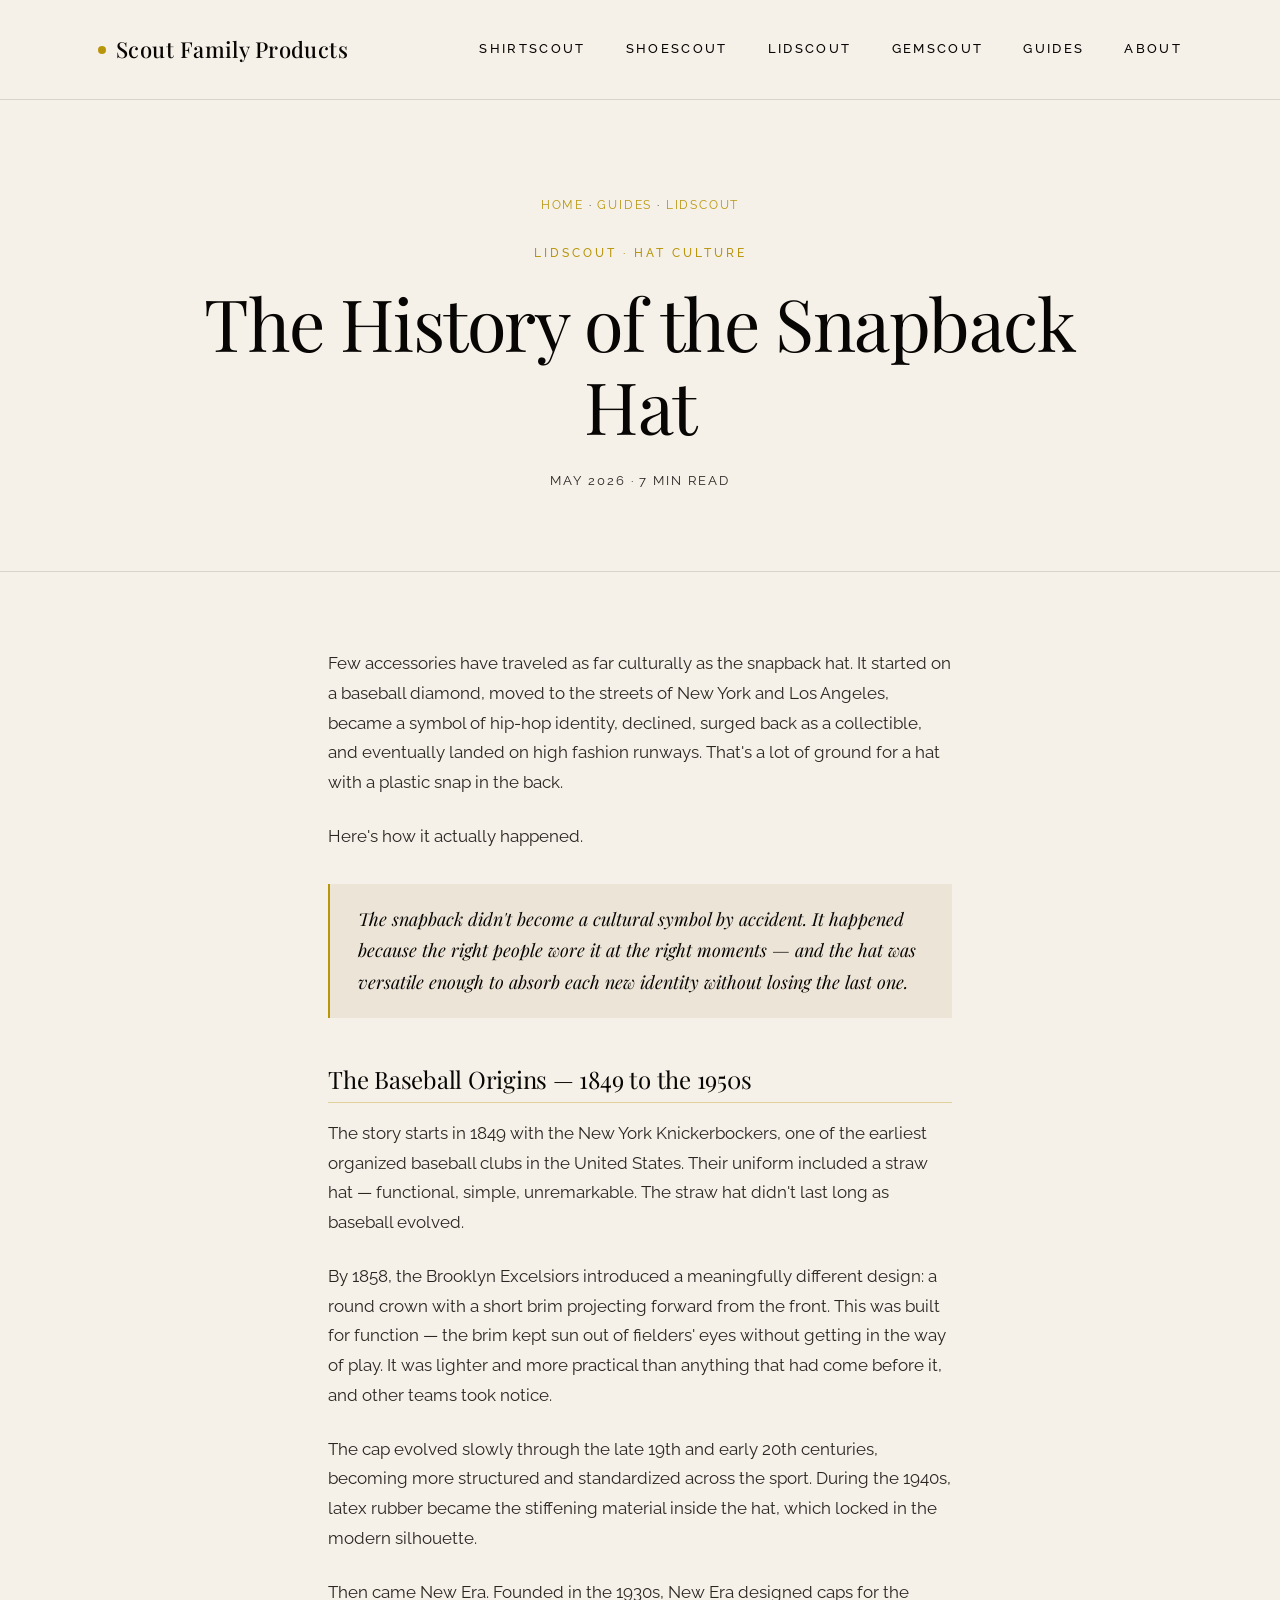
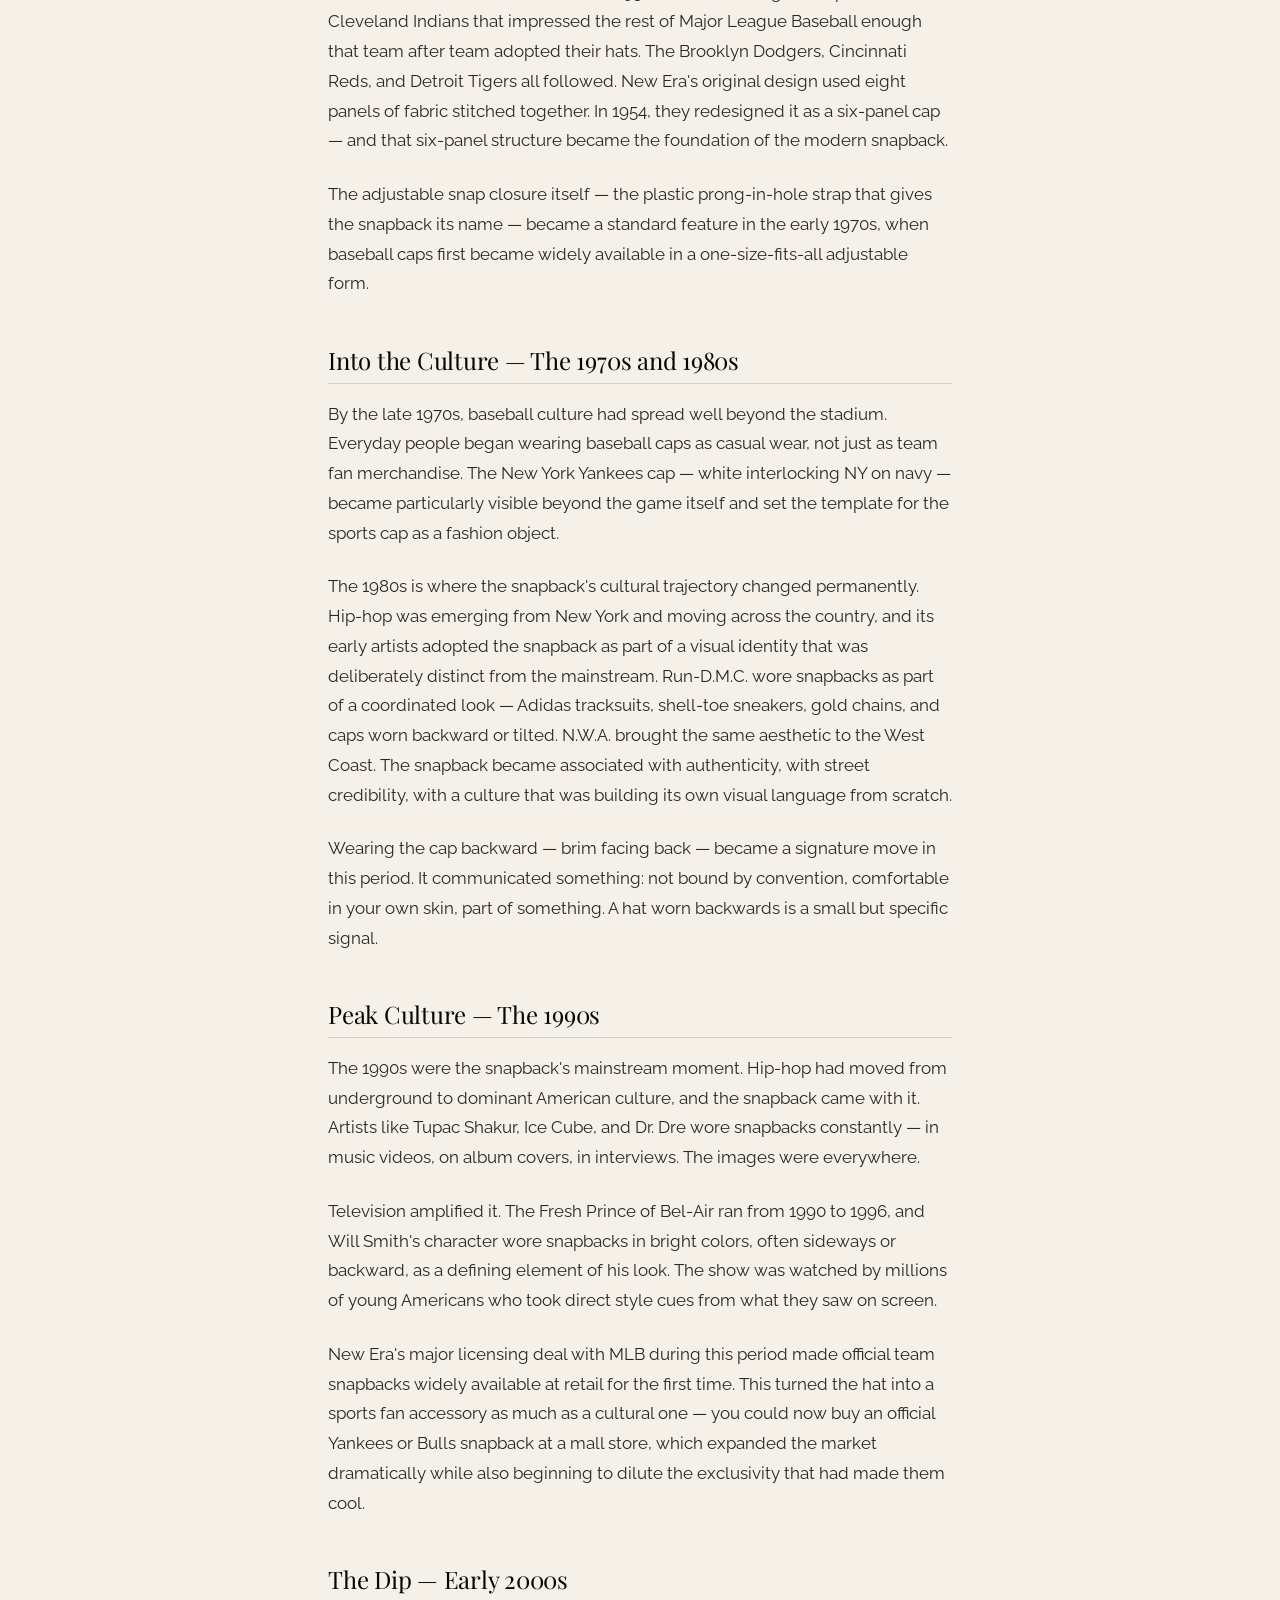
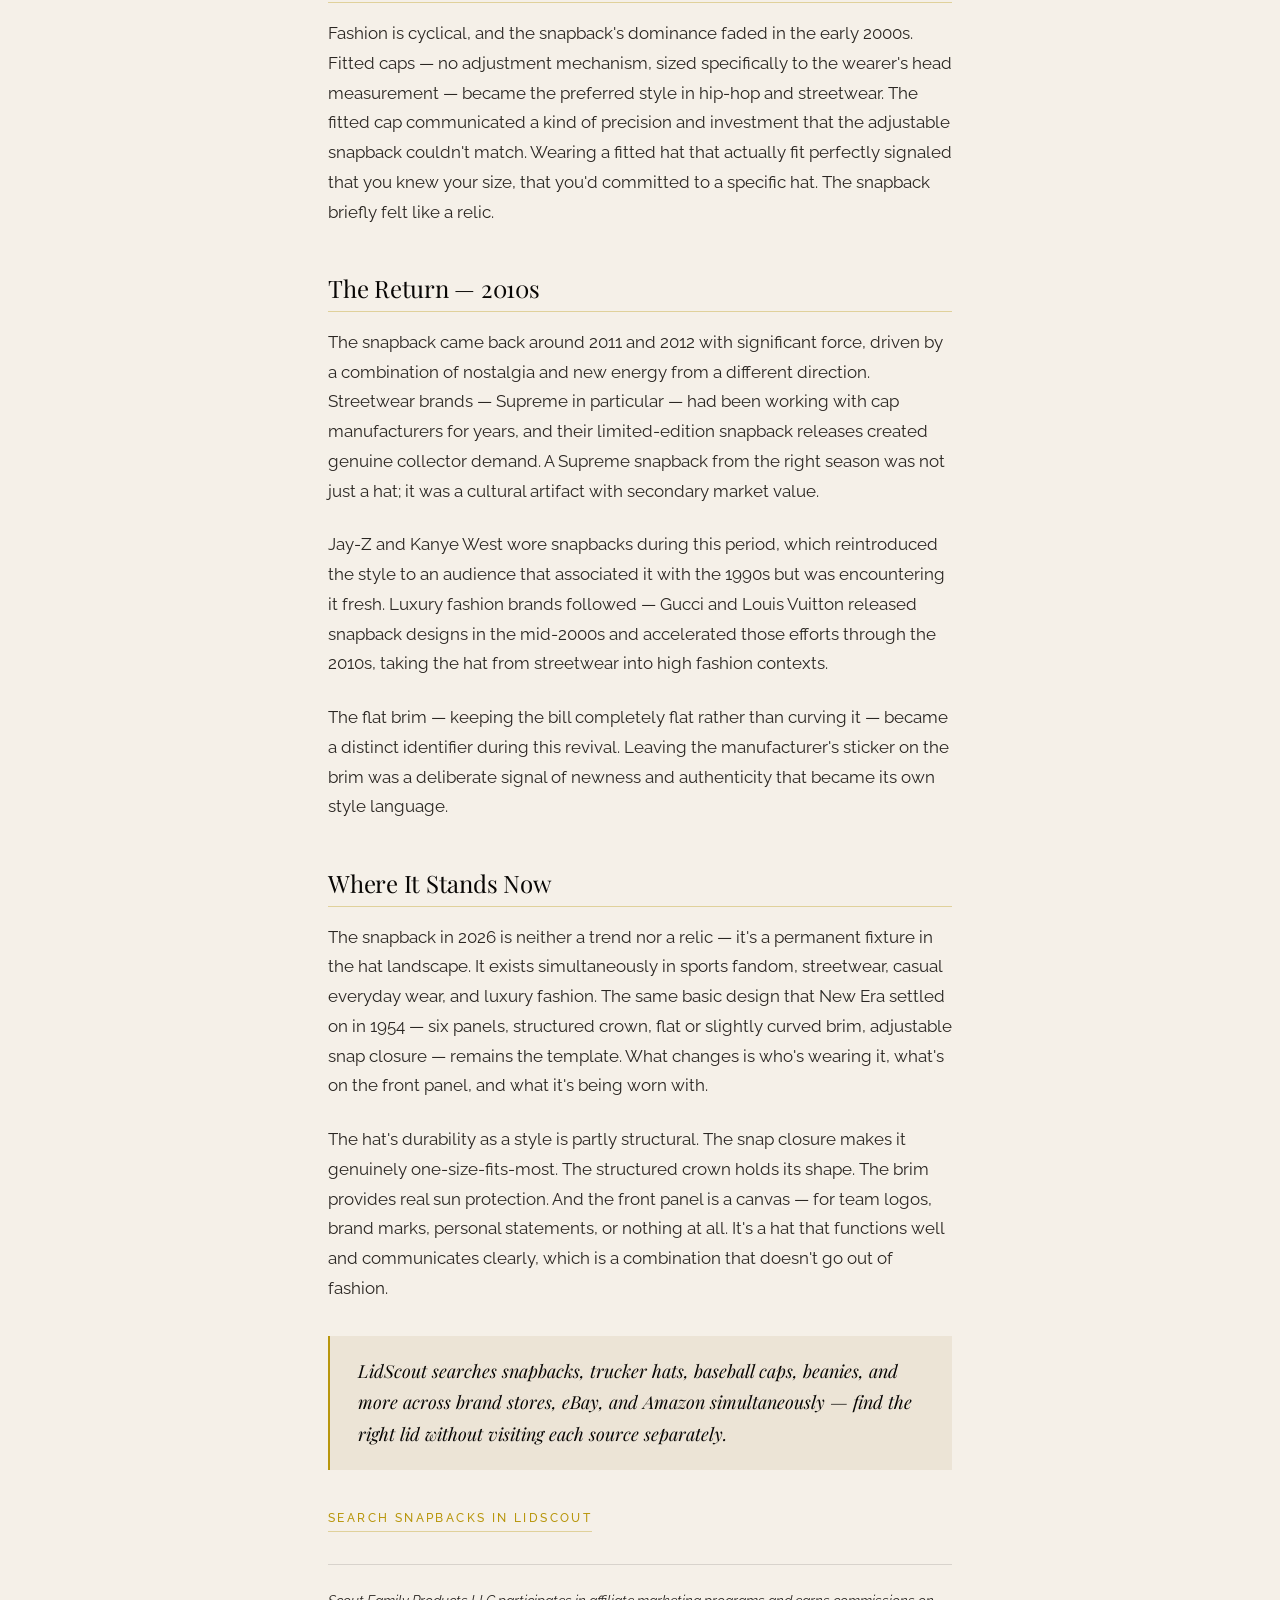
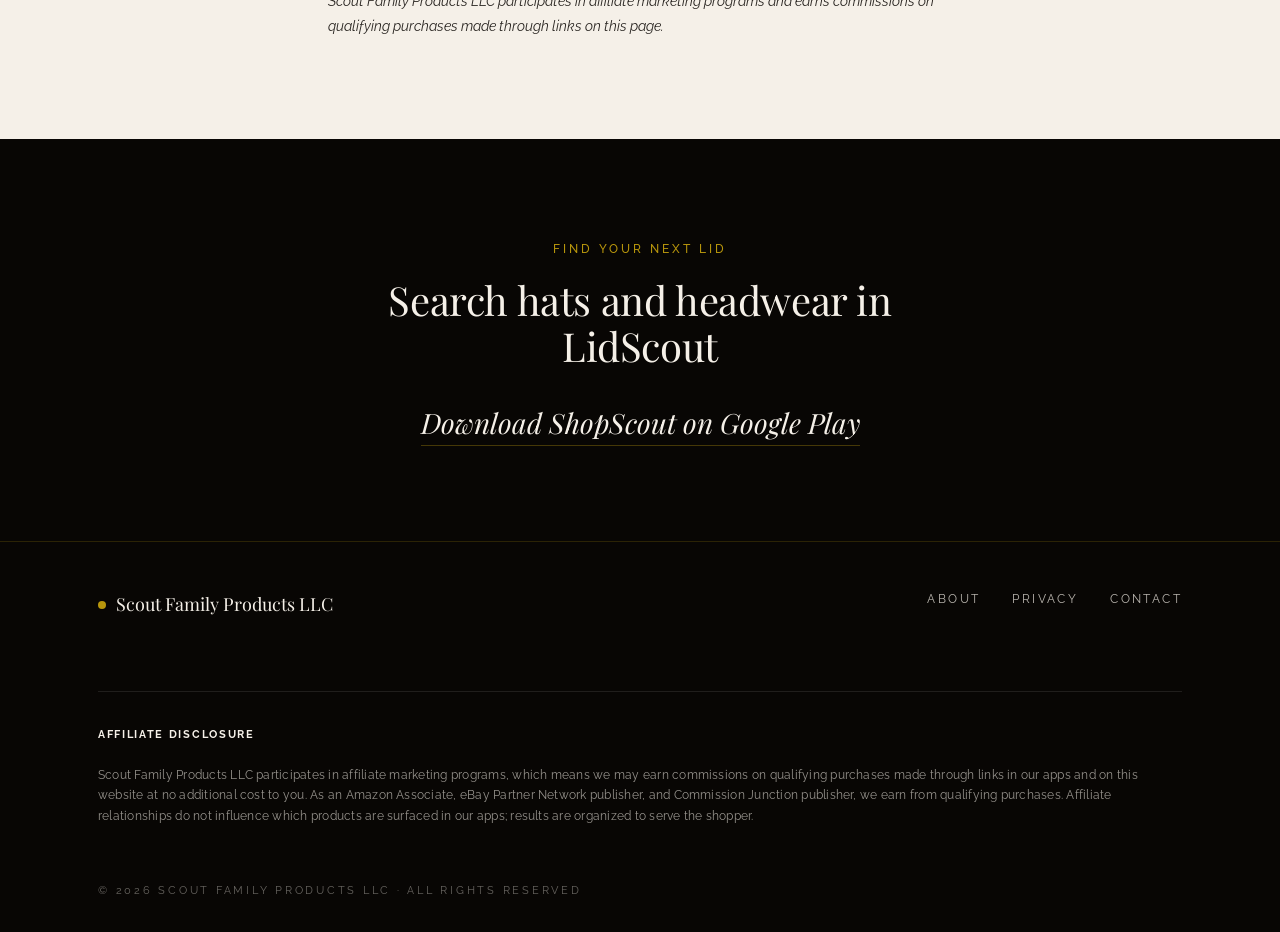
<file: history-of-snapbacks.html>
<!DOCTYPE html>
<html lang="en">
<head>
  <meta charset="UTF-8">
  <meta name="viewport" content="width=device-width, initial-scale=1.0">
  <title>The History of the Snapback Hat | Scout Family Products</title>
  <meta name="description" content="From baseball diamonds to hip-hop culture to high fashion runways — the snapback hat has one of the most interesting journeys in American style history.">
  <link rel="stylesheet" href="/styles.css">
  <link rel="icon" type="image/svg+xml" href="data:image/svg+xml,%3Csvg xmlns='http://www.w3.org/2000/svg' viewBox='0 0 32 32'%3E%3Ccircle cx='16' cy='16' r='6' fill='%23B8960C'/%3E%3C/svg%3E">
  <style>
    .article-hero { padding: clamp(4rem, 8vw, 6rem) 0 clamp(2rem, 4vw, 3rem); text-align: center; border-bottom: 1px solid var(--hairline); }
    .article-body { max-width: 720px; margin: 0 auto; padding: clamp(3rem, 6vw, 5rem) var(--gutter); }
    .article-body h2 { font-size: 1.5rem; margin-top: 3rem; margin-bottom: 1rem; padding-bottom: 0.5rem; border-bottom: 1px solid var(--hairline-gold); }
    .article-body h3 { font-size: 1.2rem; margin-top: 2rem; margin-bottom: 0.75rem; }
    .article-body p { margin-bottom: 1.5rem; }
    .article-body ul { list-style: none; margin-bottom: 1.5rem; padding-left: 0; }
    .article-body ul li { position: relative; padding-left: 1.5rem; margin-bottom: 0.75rem; color: var(--black-soft); line-height: 1.7; }
    .article-body ul li::before { content: ''; position: absolute; left: 0; top: 0.7em; width: 6px; height: 1px; background: var(--gold); }
    .callout { border-left: 2px solid var(--gold); padding: 1.25rem 1.75rem; margin: 2rem 0; background: var(--cream-deep); }
    .callout p { margin: 0; font-family: var(--display); font-style: italic; font-size: 1.125rem; color: var(--black); }
    .pm-link { display: inline-flex; align-items: center; gap: 0.5rem; font-size: 0.75rem; letter-spacing: 0.2em; text-transform: uppercase; font-weight: 500; color: var(--gold); border-bottom: 1px solid var(--hairline-gold); padding-bottom: 2px; }
    .article-meta { font-size: 0.8125rem; letter-spacing: 0.15em; text-transform: uppercase; color: var(--black-soft); margin-bottom: 2rem; }
    .breadcrumb { font-size: 0.75rem; letter-spacing: 0.15em; text-transform: uppercase; color: var(--black-soft); margin-bottom: 1.5rem; }
    .breadcrumb a { color: var(--gold); }
    .timeline { margin: 2rem 0; }
    .timeline-item { display: grid; grid-template-columns: 100px 1fr; gap: 1.5rem; margin-bottom: 0; border-left: 1px solid var(--hairline-gold); padding-left: 1.5rem; padding-bottom: 2rem; position: relative; }
    .timeline-item::before { content: ''; position: absolute; left: -5px; top: 0.4em; width: 8px; height: 8px; background: var(--gold); border-radius: 50%; }
    .timeline-item:last-child { padding-bottom: 0; }
    .timeline-year { font-family: var(--display); font-style: italic; font-size: 1rem; color: var(--gold); font-weight: 500; padding-top: 0.1rem; }
    .timeline-item p { margin: 0; font-size: 0.9375rem; color: var(--black-soft); }
  </style>
</head>
<body>

  <header class="site-header">
    <div class="container">
      <a href="/" class="brand">
        <span class="brand-mark"></span>Scout Family Products
      </a>
      <nav class="nav">
        <a href="/shirtscout.html">ShirtScout</a>
        <a href="/shoescout.html">ShoeScout</a>
        <a href="/lidscout.html">LidScout</a>
        <a href="/gemscout.html">GemScout</a>
        <a href="/guides.html">Guides</a>
        <a href="/about.html">About</a>
      </nav>
    </div>
  </header>

  <main>

    <div class="article-hero">
      <div class="container">
        <div class="breadcrumb"><a href="/">Home</a> · <a href="/guides.html">Guides</a> · <a href="/lidscout.html">LidScout</a></div>
        <span class="eyebrow">LidScout · Hat Culture</span>
        <h1 style="max-width: 22ch; margin: 1rem auto 1.5rem;">The History of the Snapback Hat</h1>
        <div class="article-meta">May 2026 · 7 min read</div>
      </div>
    </div>

    <div class="article-body">

      <p>Few accessories have traveled as far culturally as the snapback hat. It started on a baseball diamond, moved to the streets of New York and Los Angeles, became a symbol of hip-hop identity, declined, surged back as a collectible, and eventually landed on high fashion runways. That's a lot of ground for a hat with a plastic snap in the back.</p>

      <p>Here's how it actually happened.</p>

      <div class="callout">
        <p>The snapback didn't become a cultural symbol by accident. It happened because the right people wore it at the right moments — and the hat was versatile enough to absorb each new identity without losing the last one.</p>
      </div>

      <h2>The Baseball Origins — 1849 to the 1950s</h2>

      <p>The story starts in 1849 with the New York Knickerbockers, one of the earliest organized baseball clubs in the United States. Their uniform included a straw hat — functional, simple, unremarkable. The straw hat didn't last long as baseball evolved.</p>

      <p>By 1858, the Brooklyn Excelsiors introduced a meaningfully different design: a round crown with a short brim projecting forward from the front. This was built for function — the brim kept sun out of fielders' eyes without getting in the way of play. It was lighter and more practical than anything that had come before it, and other teams took notice.</p>

      <p>The cap evolved slowly through the late 19th and early 20th centuries, becoming more structured and standardized across the sport. During the 1940s, latex rubber became the stiffening material inside the hat, which locked in the modern silhouette.</p>

      <p>Then came New Era. Founded in the 1930s, New Era designed caps for the Cleveland Indians that impressed the rest of Major League Baseball enough that team after team adopted their hats. The Brooklyn Dodgers, Cincinnati Reds, and Detroit Tigers all followed. New Era's original design used eight panels of fabric stitched together. In 1954, they redesigned it as a six-panel cap — and that six-panel structure became the foundation of the modern snapback.</p>

      <p>The adjustable snap closure itself — the plastic prong-in-hole strap that gives the snapback its name — became a standard feature in the early 1970s, when baseball caps first became widely available in a one-size-fits-all adjustable form.</p>

      <h2>Into the Culture — The 1970s and 1980s</h2>

      <p>By the late 1970s, baseball culture had spread well beyond the stadium. Everyday people began wearing baseball caps as casual wear, not just as team fan merchandise. The New York Yankees cap — white interlocking NY on navy — became particularly visible beyond the game itself and set the template for the sports cap as a fashion object.</p>

      <p>The 1980s is where the snapback's cultural trajectory changed permanently. Hip-hop was emerging from New York and moving across the country, and its early artists adopted the snapback as part of a visual identity that was deliberately distinct from the mainstream. Run-D.M.C. wore snapbacks as part of a coordinated look — Adidas tracksuits, shell-toe sneakers, gold chains, and caps worn backward or tilted. N.W.A. brought the same aesthetic to the West Coast. The snapback became associated with authenticity, with street credibility, with a culture that was building its own visual language from scratch.</p>

      <p>Wearing the cap backward — brim facing back — became a signature move in this period. It communicated something: not bound by convention, comfortable in your own skin, part of something. A hat worn backwards is a small but specific signal.</p>

      <h2>Peak Culture — The 1990s</h2>

      <p>The 1990s were the snapback's mainstream moment. Hip-hop had moved from underground to dominant American culture, and the snapback came with it. Artists like Tupac Shakur, Ice Cube, and Dr. Dre wore snapbacks constantly — in music videos, on album covers, in interviews. The images were everywhere.</p>

      <p>Television amplified it. The Fresh Prince of Bel-Air ran from 1990 to 1996, and Will Smith's character wore snapbacks in bright colors, often sideways or backward, as a defining element of his look. The show was watched by millions of young Americans who took direct style cues from what they saw on screen.</p>

      <p>New Era's major licensing deal with MLB during this period made official team snapbacks widely available at retail for the first time. This turned the hat into a sports fan accessory as much as a cultural one — you could now buy an official Yankees or Bulls snapback at a mall store, which expanded the market dramatically while also beginning to dilute the exclusivity that had made them cool.</p>

      <h2>The Dip — Early 2000s</h2>

      <p>Fashion is cyclical, and the snapback's dominance faded in the early 2000s. Fitted caps — no adjustment mechanism, sized specifically to the wearer's head measurement — became the preferred style in hip-hop and streetwear. The fitted cap communicated a kind of precision and investment that the adjustable snapback couldn't match. Wearing a fitted hat that actually fit perfectly signaled that you knew your size, that you'd committed to a specific hat. The snapback briefly felt like a relic.</p>

      <h2>The Return — 2010s</h2>

      <p>The snapback came back around 2011 and 2012 with significant force, driven by a combination of nostalgia and new energy from a different direction. Streetwear brands — Supreme in particular — had been working with cap manufacturers for years, and their limited-edition snapback releases created genuine collector demand. A Supreme snapback from the right season was not just a hat; it was a cultural artifact with secondary market value.</p>

      <p>Jay-Z and Kanye West wore snapbacks during this period, which reintroduced the style to an audience that associated it with the 1990s but was encountering it fresh. Luxury fashion brands followed — Gucci and Louis Vuitton released snapback designs in the mid-2000s and accelerated those efforts through the 2010s, taking the hat from streetwear into high fashion contexts.</p>

      <p>The flat brim — keeping the bill completely flat rather than curving it — became a distinct identifier during this revival. Leaving the manufacturer's sticker on the brim was a deliberate signal of newness and authenticity that became its own style language.</p>

      <h2>Where It Stands Now</h2>

      <p>The snapback in 2026 is neither a trend nor a relic — it's a permanent fixture in the hat landscape. It exists simultaneously in sports fandom, streetwear, casual everyday wear, and luxury fashion. The same basic design that New Era settled on in 1954 — six panels, structured crown, flat or slightly curved brim, adjustable snap closure — remains the template. What changes is who's wearing it, what's on the front panel, and what it's being worn with.</p>

      <p>The hat's durability as a style is partly structural. The snap closure makes it genuinely one-size-fits-most. The structured crown holds its shape. The brim provides real sun protection. And the front panel is a canvas — for team logos, brand marks, personal statements, or nothing at all. It's a hat that functions well and communicates clearly, which is a combination that doesn't go out of fashion.</p>

      <div class="callout">
        <p>LidScout searches snapbacks, trucker hats, baseball caps, beanies, and more across brand stores, eBay, and Amazon simultaneously — find the right lid without visiting each source separately.</p>
      </div>

      <p style="margin-top: 2rem;"><a href="https://play.google.com/store/apps/details?id=com.scoutfamilyproducts.shopscout" class="pm-link" target="_blank" rel="noopener">Search snapbacks in LidScout</a></p>

      <p style="font-size: 0.875rem; color: var(--black-soft); border-top: 1px solid var(--hairline); padding-top: 1.5rem; margin-top: 2rem;"><em>Scout Family Products LLC participates in affiliate marketing programs and earns commissions on qualifying purchases made through links on this page.</em></p>

    </div>

  </main>

  <section class="contact">
    <div class="container">
      <span class="eyebrow">Find your next lid</span>
      <h2>Search hats and headwear in LidScout</h2>
      <a href="https://play.google.com/store/apps/details?id=com.scoutfamilyproducts.shopscout" class="email" target="_blank" rel="noopener">Download ShopScout on Google Play</a>
    </div>
  </section>

  <footer class="site-footer">
    <div class="container">
      <div class="footer-brand">
        <span class="brand-mark"></span>Scout Family Products LLC
      </div>
      <nav class="footer-nav">
        <a href="/about.html">About</a>
        <a href="/privacy.html">Privacy</a>
        <a href="mailto:scoutfamilyproducts@gmail.com">Contact</a>
      </nav>
      <div class="disclosure">
        <strong style="color: var(--cream); letter-spacing: 0.15em; text-transform: uppercase; font-size: 0.7rem;">Affiliate Disclosure</strong><br><br>
        Scout Family Products LLC participates in affiliate marketing programs, which means we may earn commissions on qualifying purchases made through links in our apps and on this website at no additional cost to you. As an Amazon Associate, eBay Partner Network publisher, and Commission Junction publisher, we earn from qualifying purchases. Affiliate relationships do not influence which products are surfaced in our apps; results are organized to serve the shopper.
      </div>
      <div class="copyright">© 2026 Scout Family Products LLC · All rights reserved</div>
    </div>
  </footer>

  <script type="text/javascript" src="https://s.skimresources.com/js/302499X1790499.skimlinks.js"></script>
</body>
</html>
</file>
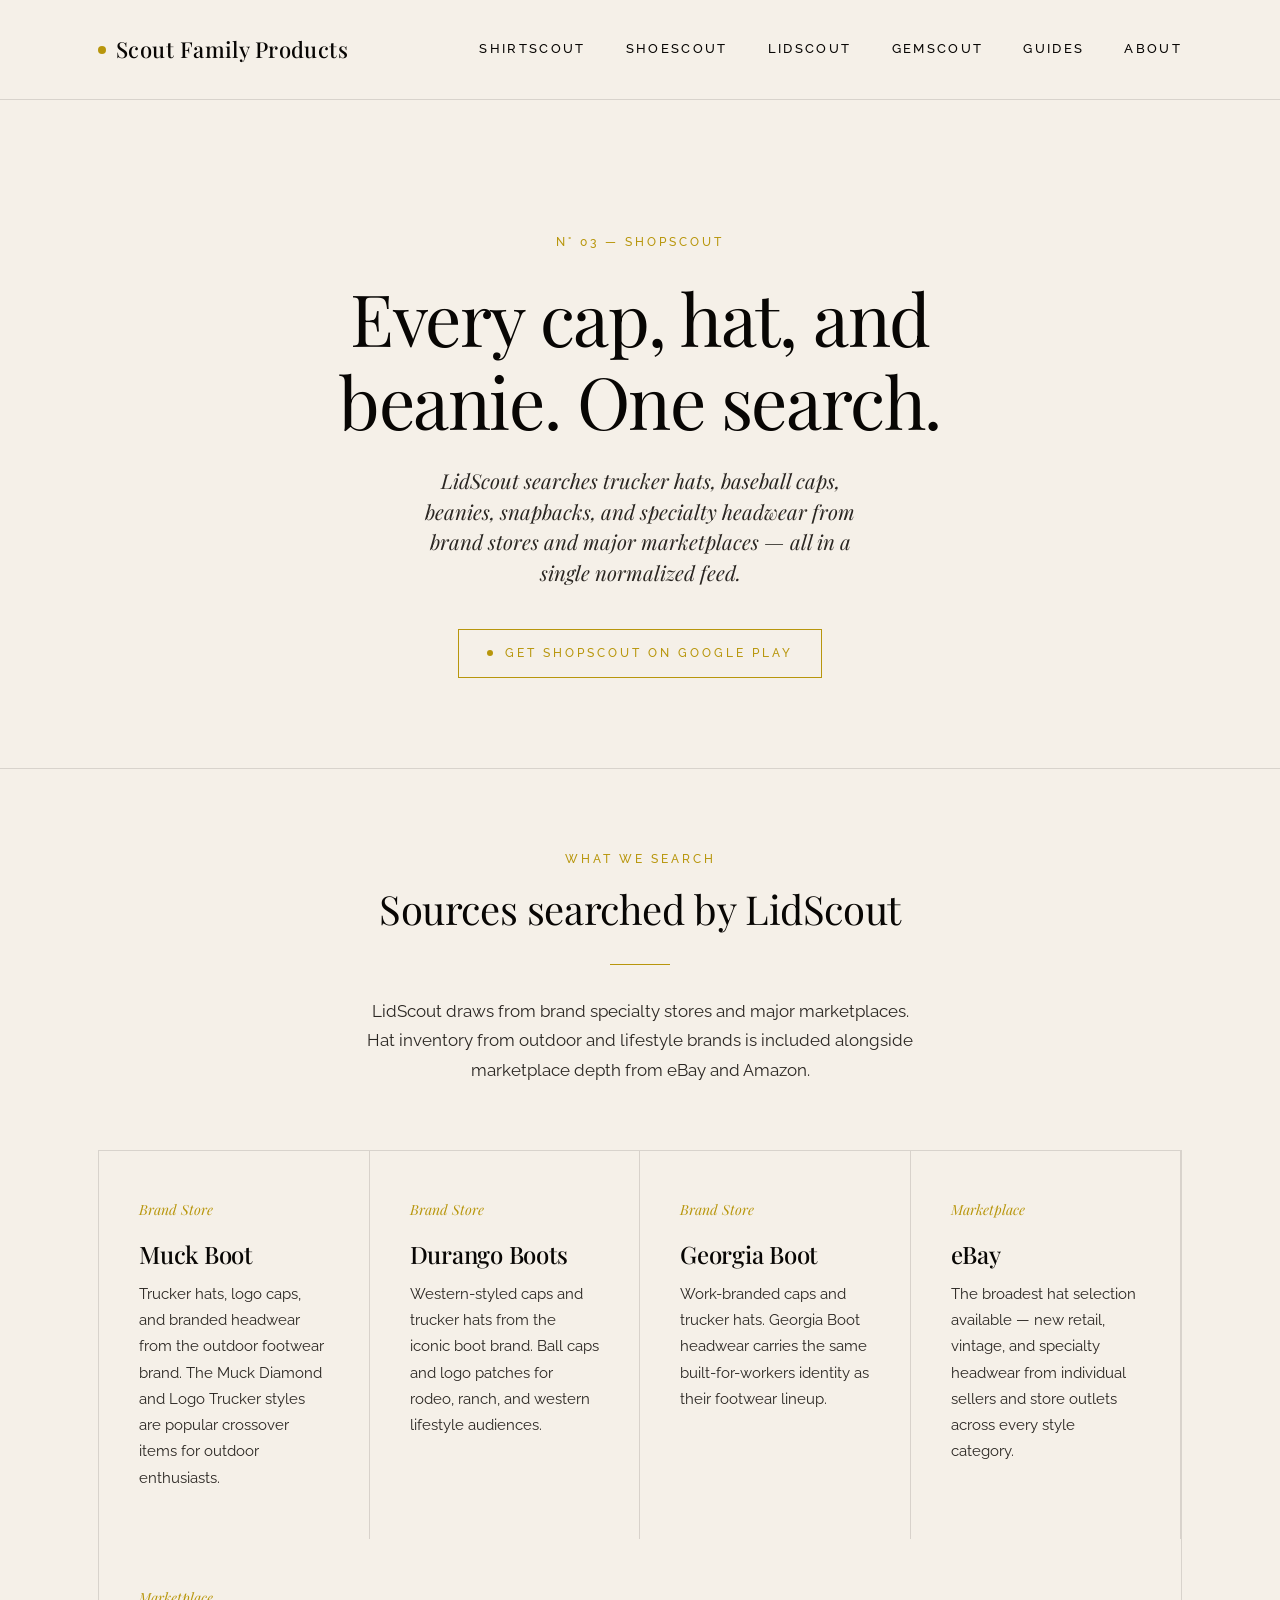
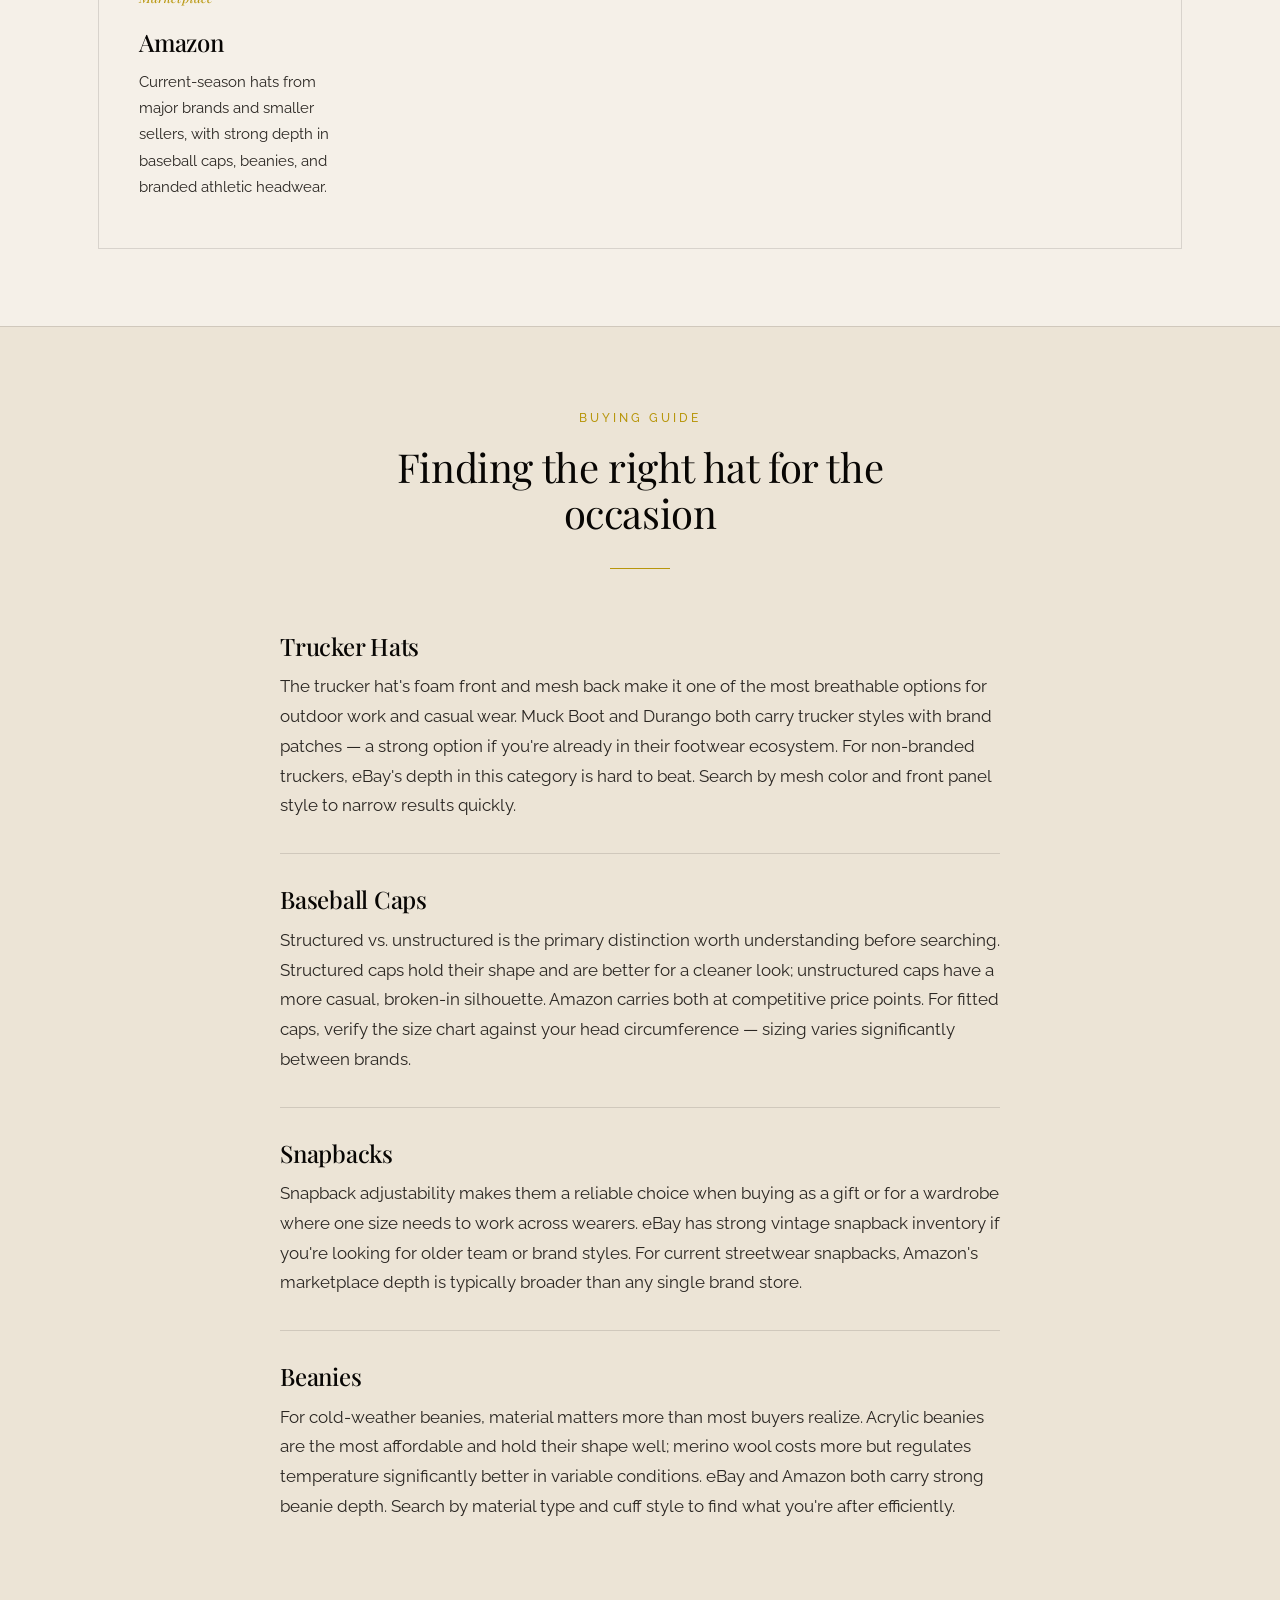
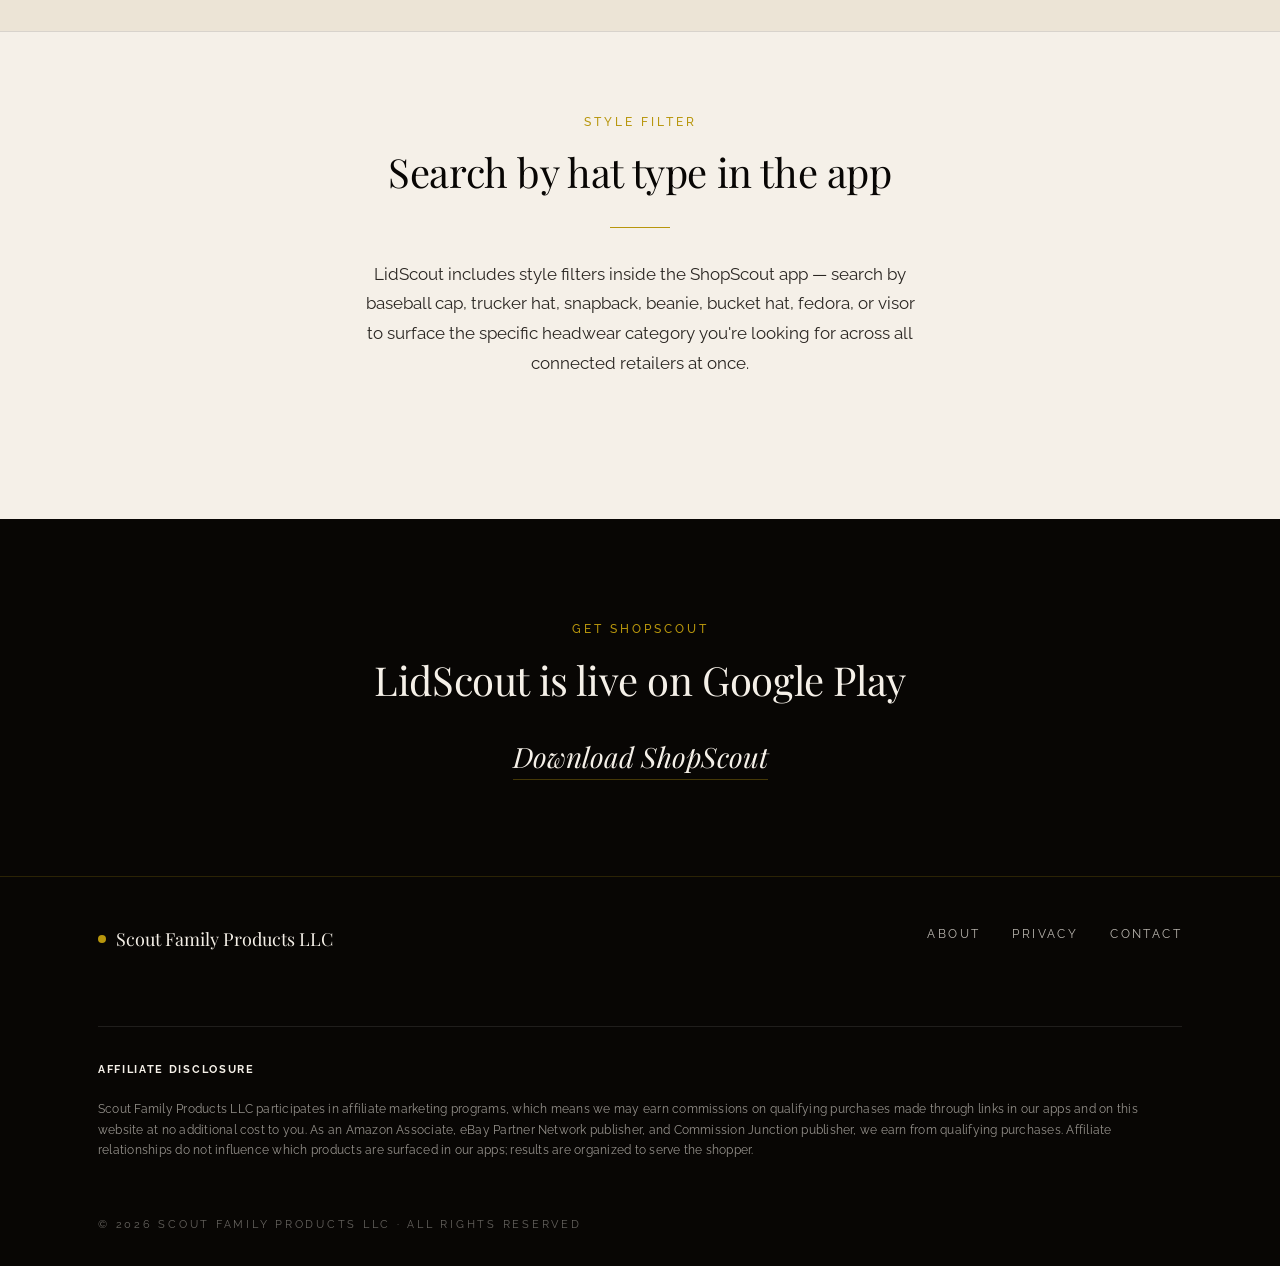
<file: lidscout.html>
<!DOCTYPE html>
<html lang="en">
<head>
  <meta charset="UTF-8">
  <meta name="viewport" content="width=device-width, initial-scale=1.0">
  <title>LidScout — Find the Best Hats & Headwear Across Top Retailers</title>
  <meta name="description" content="LidScout searches trucker hats, baseball caps, beanies, and headwear from top brands and marketplaces at once. Find the right lid at the right price.">
  <link rel="stylesheet" href="styles.css">
  <link rel="icon" type="image/svg+xml" href="data:image/svg+xml,%3Csvg xmlns='http://www.w3.org/2000/svg' viewBox='0 0 32 32'%3E%3Ccircle cx='16' cy='16' r='6' fill='%23B8960C'/%3E%3C/svg%3E">
</head>
<body>

  <header class="site-header">
    <div class="container">
      <a href="/" class="brand">
        <span class="brand-mark"></span>Scout Family Products
      </a>
      <nav class="nav">
        <a href="/shirtscout.html">ShirtScout</a>
        <a href="/shoescout.html">ShoeScout</a>
        <a href="/lidscout.html">LidScout</a>
        <a href="/gemscout.html">GemScout</a>
        <a href="/guides.html">Guides</a>
        <a href="/about.html">About</a>
      </nav>
    </div>
  </header>

  <main>

    <section class="hero">
      <div class="container">
        <span class="eyebrow">N° 03 — ShopScout</span>
        <h1>Every cap, hat, and beanie. One search.</h1>
        <p class="lede">LidScout searches trucker hats, baseball caps, beanies, snapbacks, and specialty headwear from brand stores and major marketplaces — all in a single normalized feed.</p>
        <a href="https://play.google.com/store/apps/details?id=com.scoutfamilyproducts.shopscout" class="coming-soon" target="_blank" rel="noopener">Get ShopScout on Google Play</a>
      </div>
    </section>

    <section style="border-top: 1px solid var(--hairline);">
      <div class="container">
        <div class="section-intro">
          <span class="eyebrow">What we search</span>
          <h2>Sources searched by LidScout</h2>
          <hr class="divider">
          <p>LidScout draws from brand specialty stores and major marketplaces. Hat inventory from outdoor and lifestyle brands is included alongside marketplace depth from eBay and Amazon.</p>
        </div>
        <div class="modules-grid" style="border: 1px solid var(--hairline);">
          <div class="module">
            <div class="module-number">Brand Store</div>
            <h3>Muck Boot</h3>
            <p>Trucker hats, logo caps, and branded headwear from the outdoor footwear brand. The Muck Diamond and Logo Trucker styles are popular crossover items for outdoor enthusiasts.</p>
          </div>
          <div class="module">
            <div class="module-number">Brand Store</div>
            <h3>Durango Boots</h3>
            <p>Western-styled caps and trucker hats from the iconic boot brand. Ball caps and logo patches for rodeo, ranch, and western lifestyle audiences.</p>
          </div>
          <div class="module">
            <div class="module-number">Brand Store</div>
            <h3>Georgia Boot</h3>
            <p>Work-branded caps and trucker hats. Georgia Boot headwear carries the same built-for-workers identity as their footwear lineup.</p>
          </div>
          <div class="module">
            <div class="module-number">Marketplace</div>
            <h3>eBay</h3>
            <p>The broadest hat selection available — new retail, vintage, and specialty headwear from individual sellers and store outlets across every style category.</p>
          </div>
          <div class="module">
            <div class="module-number">Marketplace</div>
            <h3>Amazon</h3>
            <p>Current-season hats from major brands and smaller sellers, with strong depth in baseball caps, beanies, and branded athletic headwear.</p>
          </div>
        </div>
      </div>
    </section>

    <section style="border-top: 1px solid var(--hairline); background: var(--cream-deep);">
      <div class="container">
        <div class="section-intro">
          <span class="eyebrow">Buying Guide</span>
          <h2>Finding the right hat for the occasion</h2>
          <hr class="divider">
        </div>
        <div style="max-width: 720px; margin: 0 auto;">

          <h3 style="margin-bottom: 0.75rem;">Trucker Hats</h3>
          <p style="margin-bottom: 2rem;">The trucker hat's foam front and mesh back make it one of the most breathable options for outdoor work and casual wear. Muck Boot and Durango both carry trucker styles with brand patches — a strong option if you're already in their footwear ecosystem. For non-branded truckers, eBay's depth in this category is hard to beat. Search by mesh color and front panel style to narrow results quickly.</p>

          <hr style="border: none; border-top: 1px solid var(--hairline); margin: 2rem 0;">

          <h3 style="margin-bottom: 0.75rem;">Baseball Caps</h3>
          <p style="margin-bottom: 2rem;">Structured vs. unstructured is the primary distinction worth understanding before searching. Structured caps hold their shape and are better for a cleaner look; unstructured caps have a more casual, broken-in silhouette. Amazon carries both at competitive price points. For fitted caps, verify the size chart against your head circumference — sizing varies significantly between brands.</p>

          <hr style="border: none; border-top: 1px solid var(--hairline); margin: 2rem 0;">

          <h3 style="margin-bottom: 0.75rem;">Snapbacks</h3>
          <p style="margin-bottom: 2rem;">Snapback adjustability makes them a reliable choice when buying as a gift or for a wardrobe where one size needs to work across wearers. eBay has strong vintage snapback inventory if you're looking for older team or brand styles. For current streetwear snapbacks, Amazon's marketplace depth is typically broader than any single brand store.</p>

          <hr style="border: none; border-top: 1px solid var(--hairline); margin: 2rem 0;">

          <h3 style="margin-bottom: 0.75rem;">Beanies</h3>
          <p style="margin-bottom: 2rem;">For cold-weather beanies, material matters more than most buyers realize. Acrylic beanies are the most affordable and hold their shape well; merino wool costs more but regulates temperature significantly better in variable conditions. eBay and Amazon both carry strong beanie depth. Search by material type and cuff style to find what you're after efficiently.</p>

        </div>
      </div>
    </section>

    <section style="border-top: 1px solid var(--hairline);">
      <div class="container">
        <div class="section-intro">
          <span class="eyebrow">Style filter</span>
          <h2>Search by hat type in the app</h2>
          <hr class="divider">
          <p>LidScout includes style filters inside the ShopScout app — search by baseball cap, trucker hat, snapback, beanie, bucket hat, fedora, or visor to surface the specific headwear category you're looking for across all connected retailers at once.</p>
        </div>
      </div>
    </section>

    <section id="contact" class="contact">
      <div class="container">
        <span class="eyebrow">Get ShopScout</span>
        <h2>LidScout is live on Google Play</h2>
        <a href="https://play.google.com/store/apps/details?id=com.scoutfamilyproducts.shopscout" class="email" target="_blank" rel="noopener">Download ShopScout</a>
      </div>
    </section>

  </main>

  <footer class="site-footer">
    <div class="container">
      <div class="footer-brand">
        <span class="brand-mark"></span>Scout Family Products LLC
      </div>
      <nav class="footer-nav">
        <a href="/about.html">About</a>
        <a href="/privacy.html">Privacy</a>
        <a href="mailto:scoutfamilyproducts@gmail.com">Contact</a>
      </nav>
      <div class="disclosure">
        <strong style="color: var(--cream); letter-spacing: 0.15em; text-transform: uppercase; font-size: 0.7rem;">Affiliate Disclosure</strong><br><br>
        Scout Family Products LLC participates in affiliate marketing programs, which means we may earn commissions on qualifying purchases made through links in our apps and on this website at no additional cost to you. As an Amazon Associate, eBay Partner Network publisher, and Commission Junction publisher, we earn from qualifying purchases. Affiliate relationships do not influence which products are surfaced in our apps; results are organized to serve the shopper.
      </div>
      <div class="copyright">© 2026 Scout Family Products LLC · All rights reserved</div>
    </div>
  </footer>

  <script type="text/javascript" src="https://s.skimresources.com/js/302499X1790499.skimlinks.js"></script>
</body>
</html>
</file>
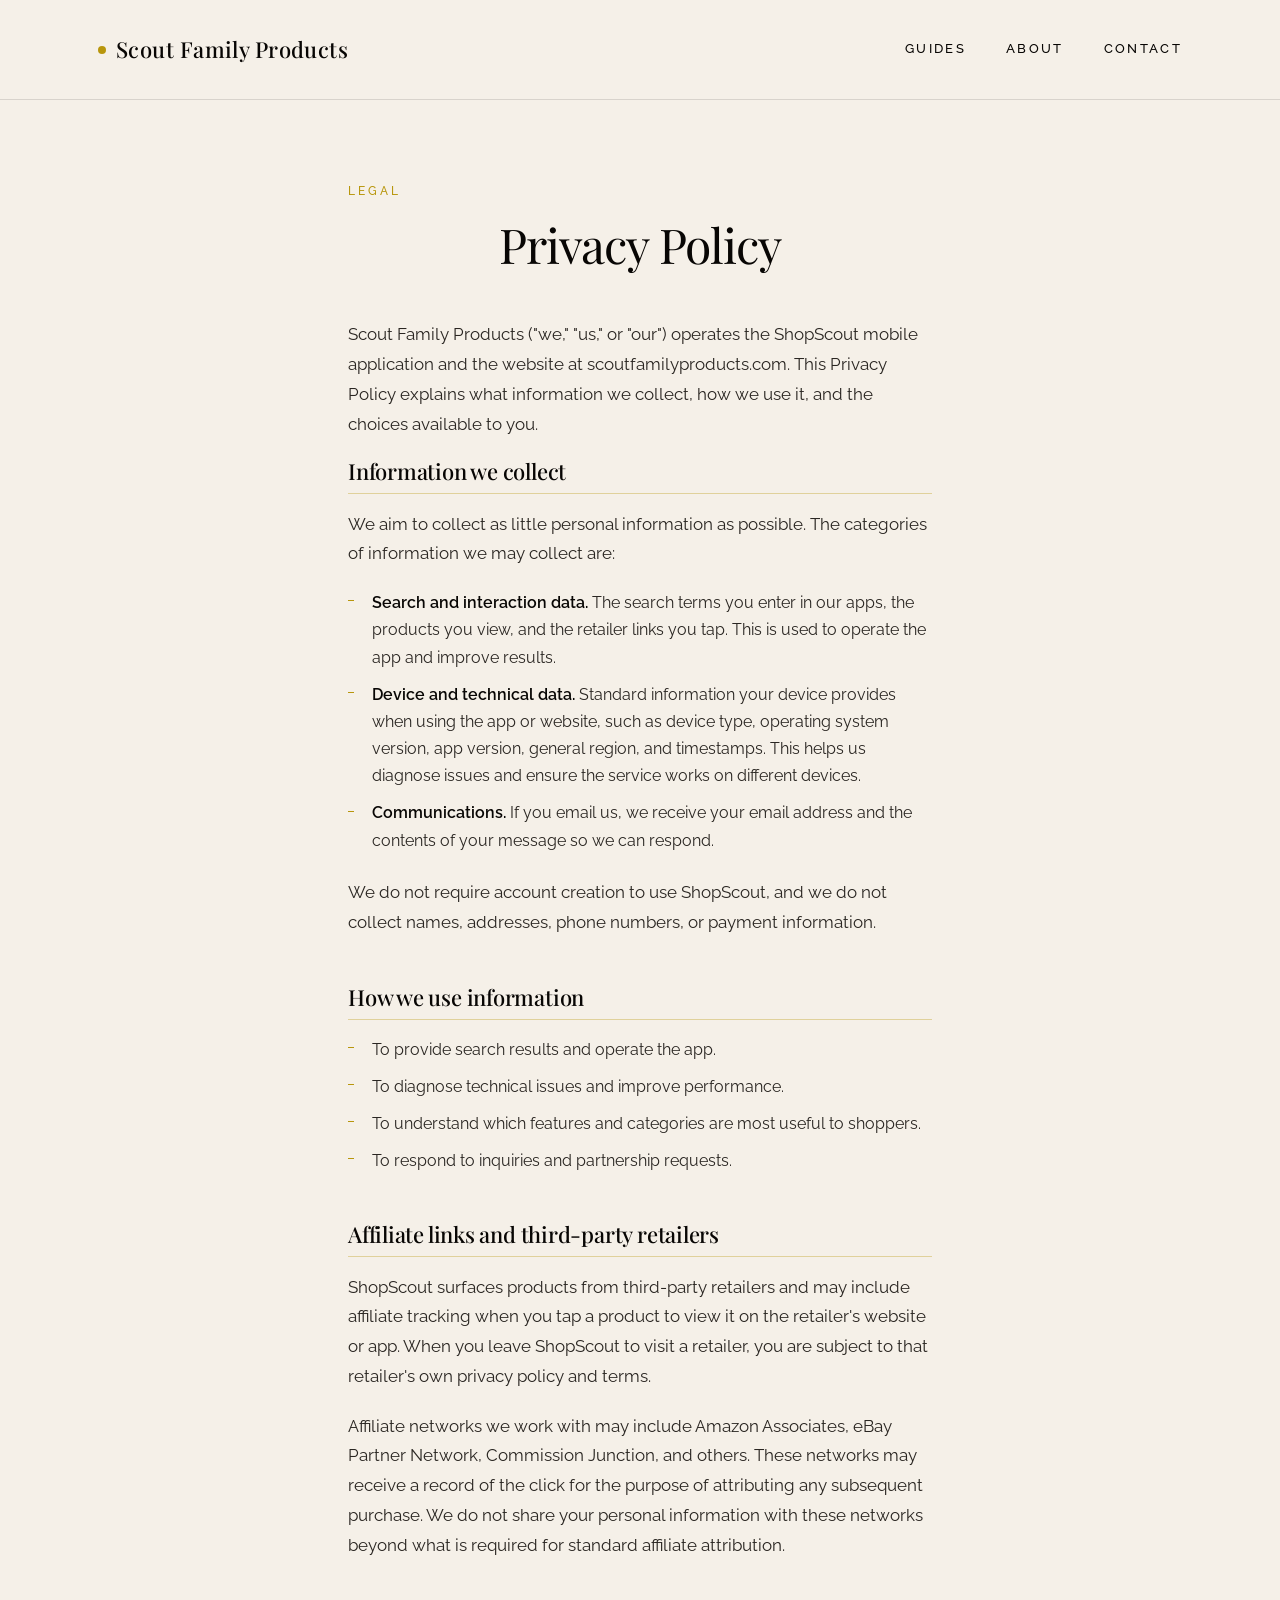
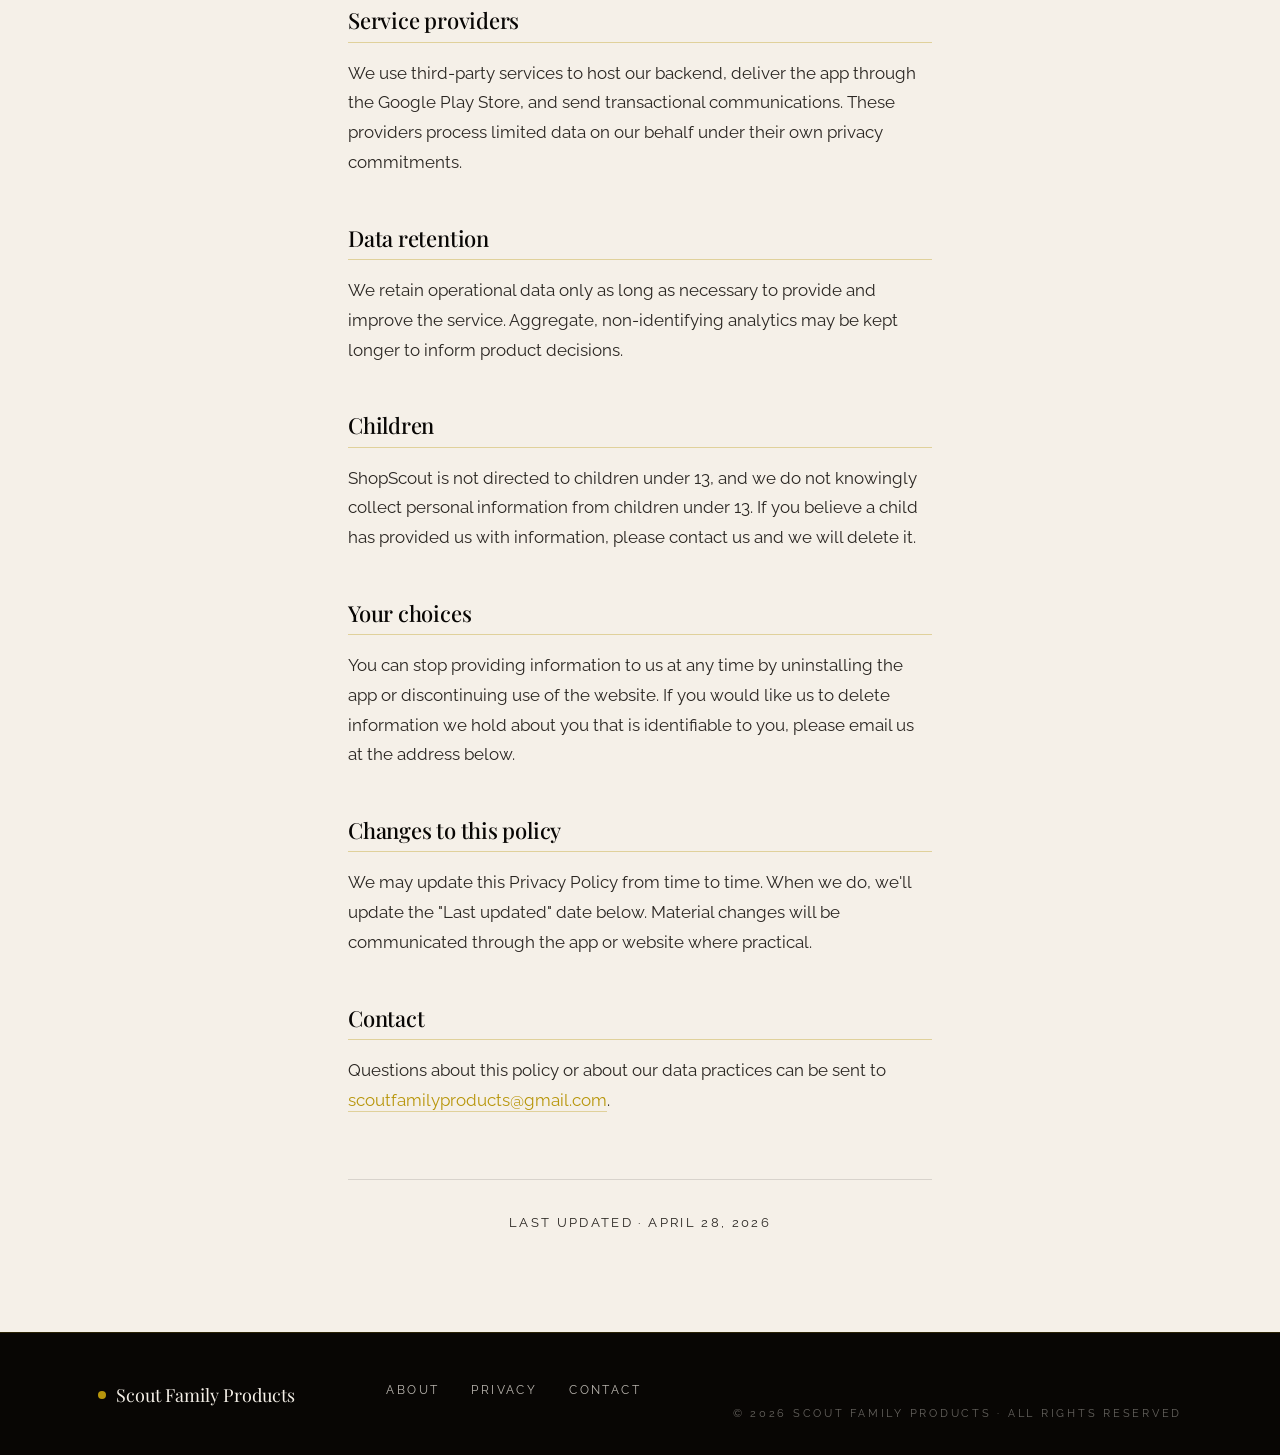
<file: privacy.html>
<!DOCTYPE html>
<html lang="en">
<head>
  <meta charset="UTF-8">
  <meta name="viewport" content="width=device-width, initial-scale=1.0">
  <title>Privacy Policy — Scout Family Products</title>
  <meta name="description" content="Privacy policy for Scout Family Products and the ShopScout mobile application.">

  <link rel="stylesheet" href="styles.css">
  <link rel="icon" type="image/svg+xml" href="data:image/svg+xml,%3Csvg xmlns='http://www.w3.org/2000/svg' viewBox='0 0 32 32'%3E%3Ccircle cx='16' cy='16' r='6' fill='%23B8960C'/%3E%3C/svg%3E">
</head>
<body>

  <header class="site-header">
    <div class="container">
      <a href="/" class="brand">
        <span class="brand-mark"></span>Scout Family Products
      </a>
      <nav class="nav">
        <a href="/guides.html">Guides</a>
        <a href="/about.html">About</a>
        <a href="/#contact">Contact</a>
      </nav>
    </div>
  </header>

  <main>
    <article class="prose">
      <span class="eyebrow page-eyebrow">Legal</span>
      <h1>Privacy Policy</h1>

      <p>Scout Family Products ("we," "us," or "our") operates the ShopScout mobile application and the website at scoutfamilyproducts.com. This Privacy Policy explains what information we collect, how we use it, and the choices available to you.</p>

      <h2>Information we collect</h2>
      <p>We aim to collect as little personal information as possible. The categories of information we may collect are:</p>
      <ul>
        <li><strong>Search and interaction data.</strong> The search terms you enter in our apps, the products you view, and the retailer links you tap. This is used to operate the app and improve results.</li>
        <li><strong>Device and technical data.</strong> Standard information your device provides when using the app or website, such as device type, operating system version, app version, general region, and timestamps. This helps us diagnose issues and ensure the service works on different devices.</li>
        <li><strong>Communications.</strong> If you email us, we receive your email address and the contents of your message so we can respond.</li>
      </ul>
      <p>We do not require account creation to use ShopScout, and we do not collect names, addresses, phone numbers, or payment information.</p>

      <h2>How we use information</h2>
      <ul>
        <li>To provide search results and operate the app.</li>
        <li>To diagnose technical issues and improve performance.</li>
        <li>To understand which features and categories are most useful to shoppers.</li>
        <li>To respond to inquiries and partnership requests.</li>
      </ul>

      <h2>Affiliate links and third-party retailers</h2>
      <p>ShopScout surfaces products from third-party retailers and may include affiliate tracking when you tap a product to view it on the retailer's website or app. When you leave ShopScout to visit a retailer, you are subject to that retailer's own privacy policy and terms.</p>
      <p>Affiliate networks we work with may include Amazon Associates, eBay Partner Network, Commission Junction, and others. These networks may receive a record of the click for the purpose of attributing any subsequent purchase. We do not share your personal information with these networks beyond what is required for standard affiliate attribution.</p>

      <h2>Service providers</h2>
      <p>We use third-party services to host our backend, deliver the app through the Google Play Store, and send transactional communications. These providers process limited data on our behalf under their own privacy commitments.</p>

      <h2>Data retention</h2>
      <p>We retain operational data only as long as necessary to provide and improve the service. Aggregate, non-identifying analytics may be kept longer to inform product decisions.</p>

      <h2>Children</h2>
      <p>ShopScout is not directed to children under 13, and we do not knowingly collect personal information from children under 13. If you believe a child has provided us with information, please contact us and we will delete it.</p>

      <h2>Your choices</h2>
      <p>You can stop providing information to us at any time by uninstalling the app or discontinuing use of the website. If you would like us to delete information we hold about you that is identifiable to you, please email us at the address below.</p>

      <h2>Changes to this policy</h2>
      <p>We may update this Privacy Policy from time to time. When we do, we'll update the "Last updated" date below. Material changes will be communicated through the app or website where practical.</p>

      <h2>Contact</h2>
      <p>Questions about this policy or about our data practices can be sent to <a href="mailto:scoutfamilyproducts@gmail.com" style="color: var(--gold); border-bottom: 1px solid var(--hairline-gold); padding-bottom: 1px;">scoutfamilyproducts@gmail.com</a>.</p>

      <p class="last-updated">Last updated · April 28, 2026</p>
    </article>
  </main>

  <footer class="site-footer">
    <div class="container">
      <div class="footer-brand">
        <span class="brand-mark"></span>Scout Family Products
      </div>
      <nav class="footer-nav">
        <a href="/about.html">About</a>
        <a href="/privacy.html">Privacy</a>
        <a href="mailto:scoutfamilyproducts@gmail.com">Contact</a>
      </nav>
      <div class="copyright">
        © 2026 Scout Family Products · All rights reserved
      </div>
    </div>
  </footer>

</body>
</html>
</file>
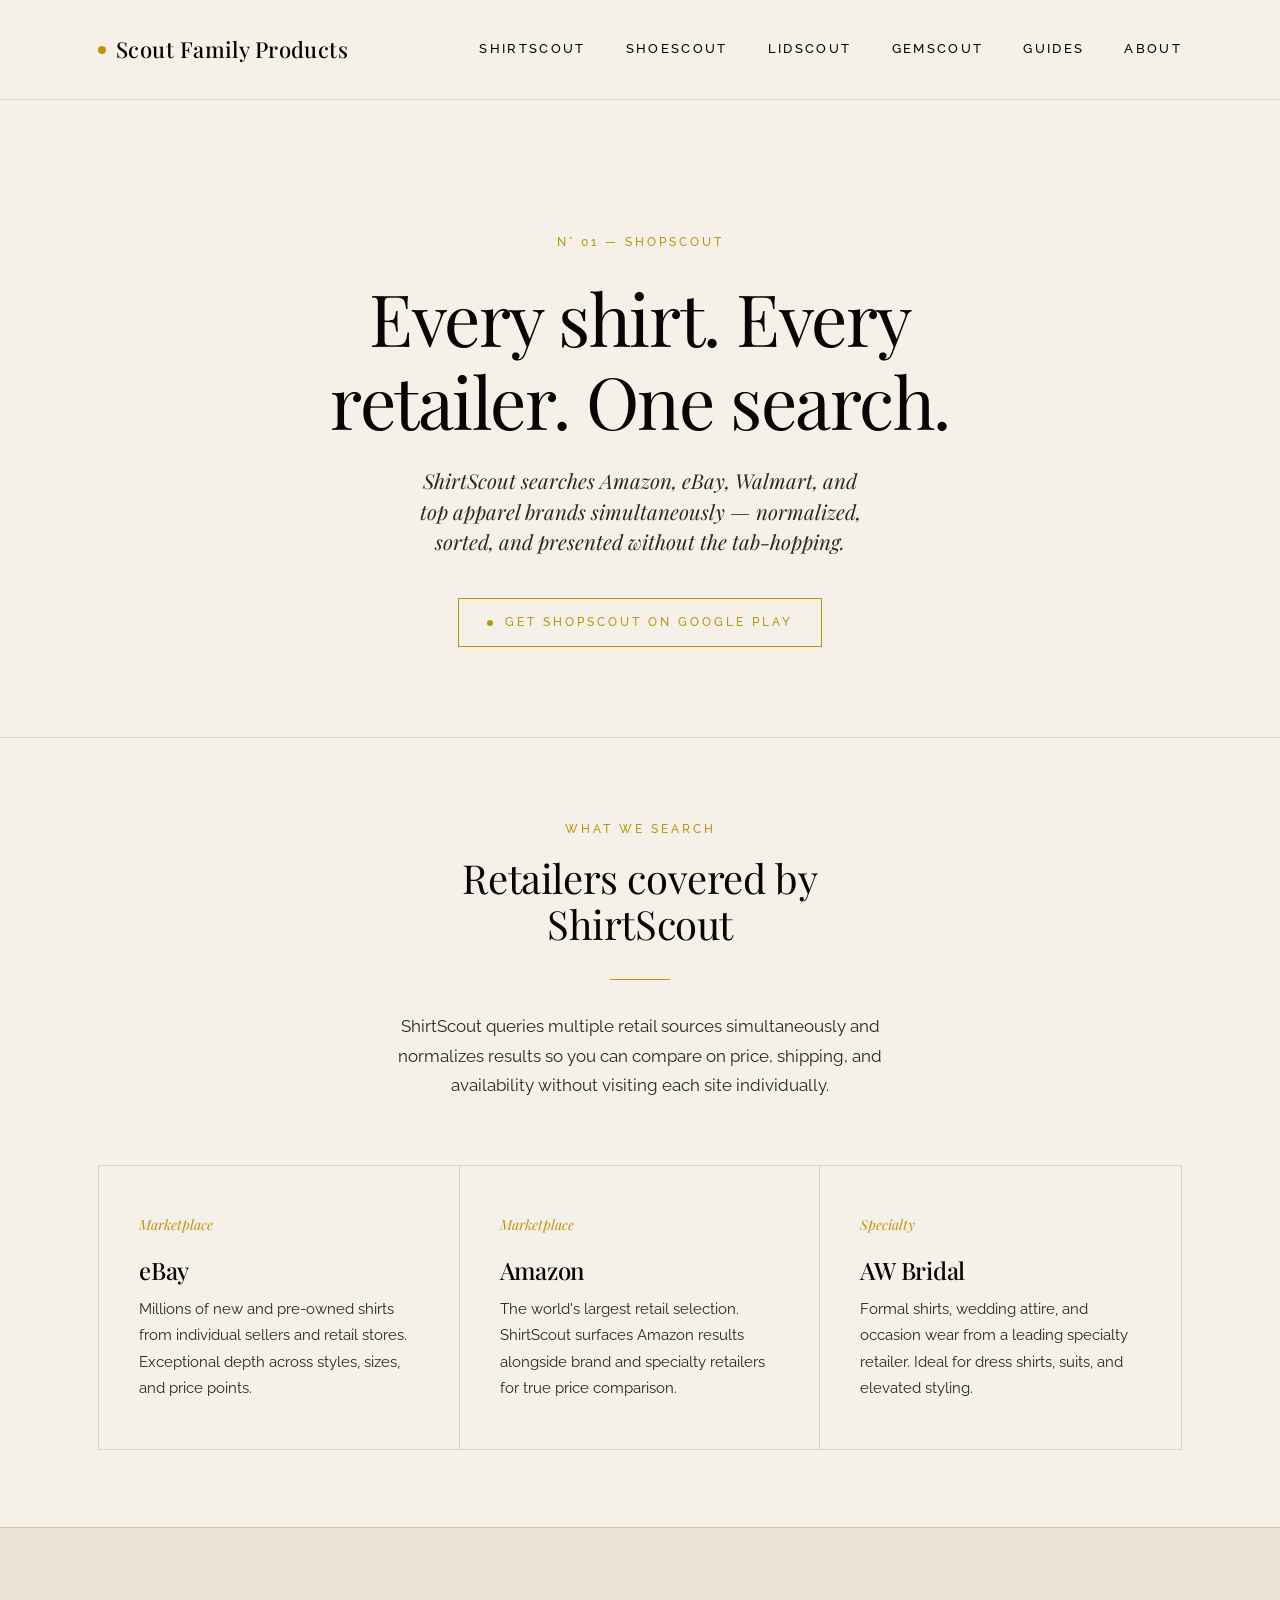
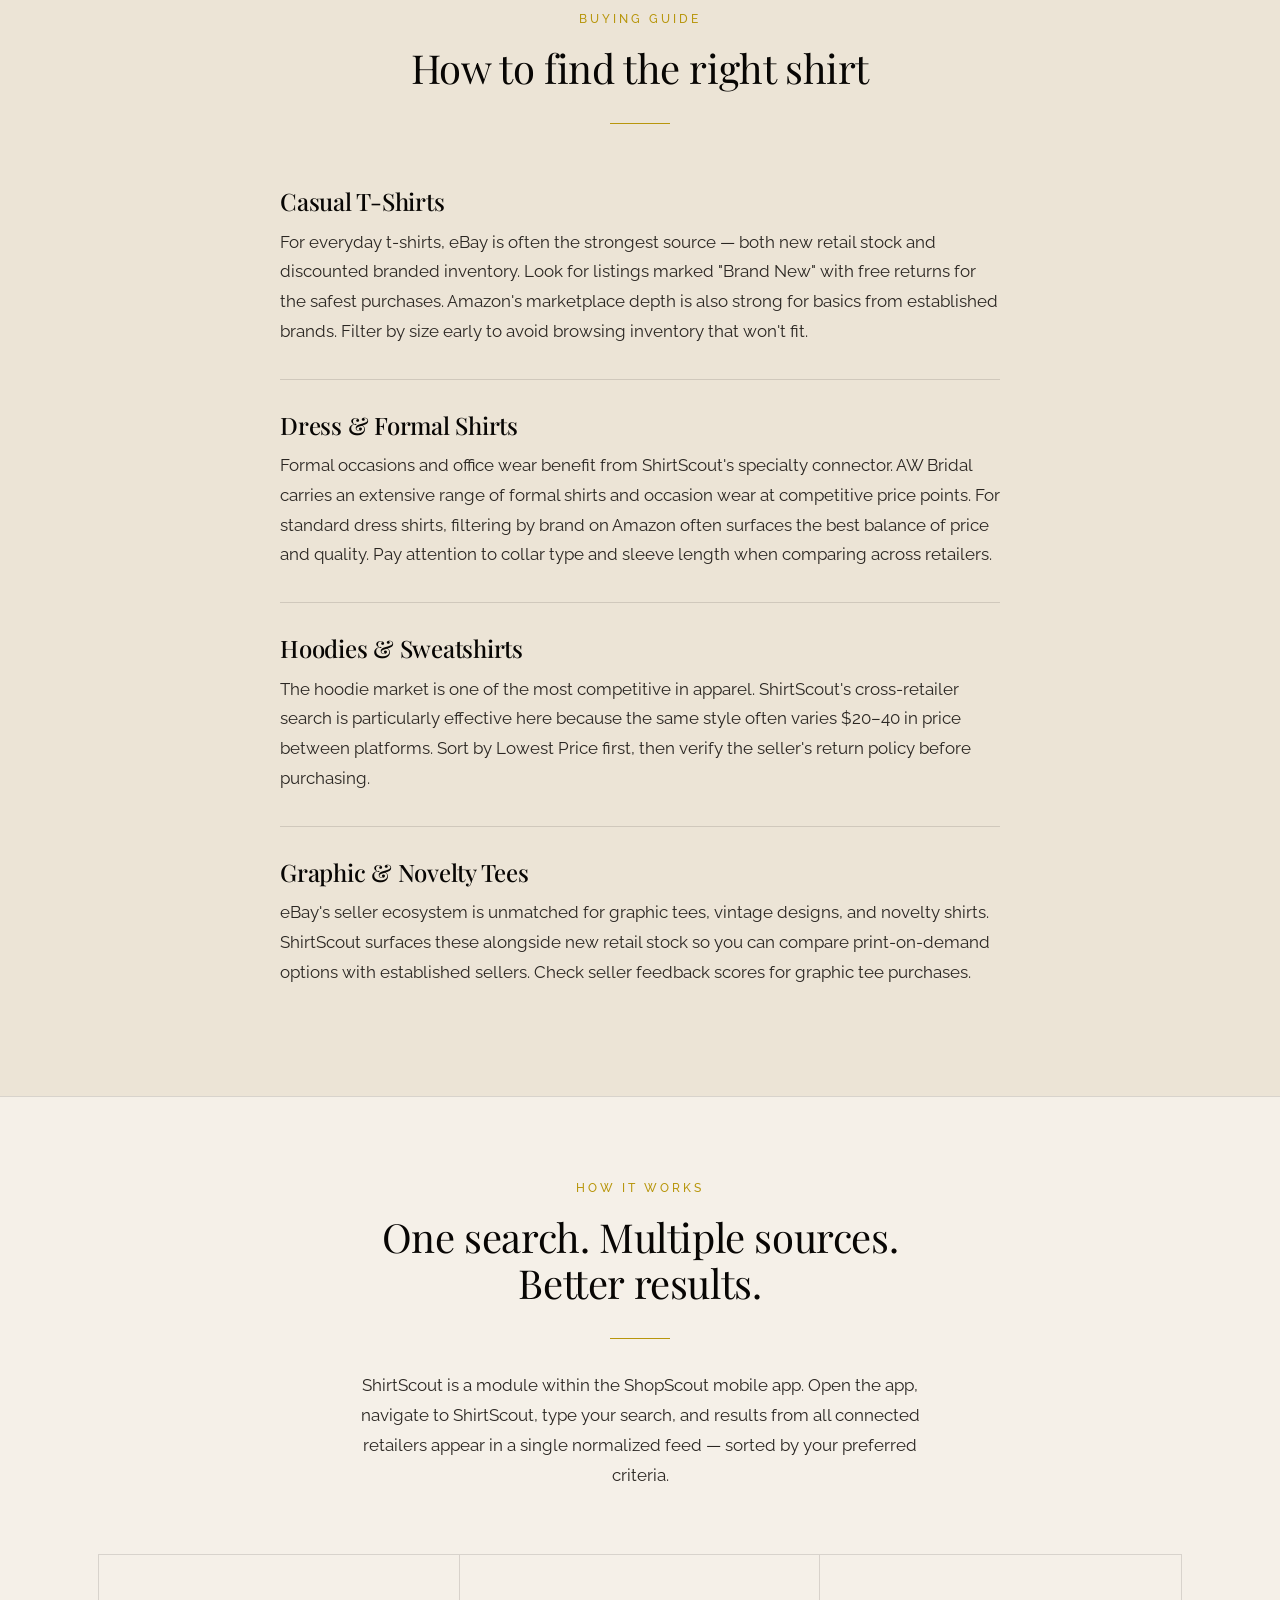
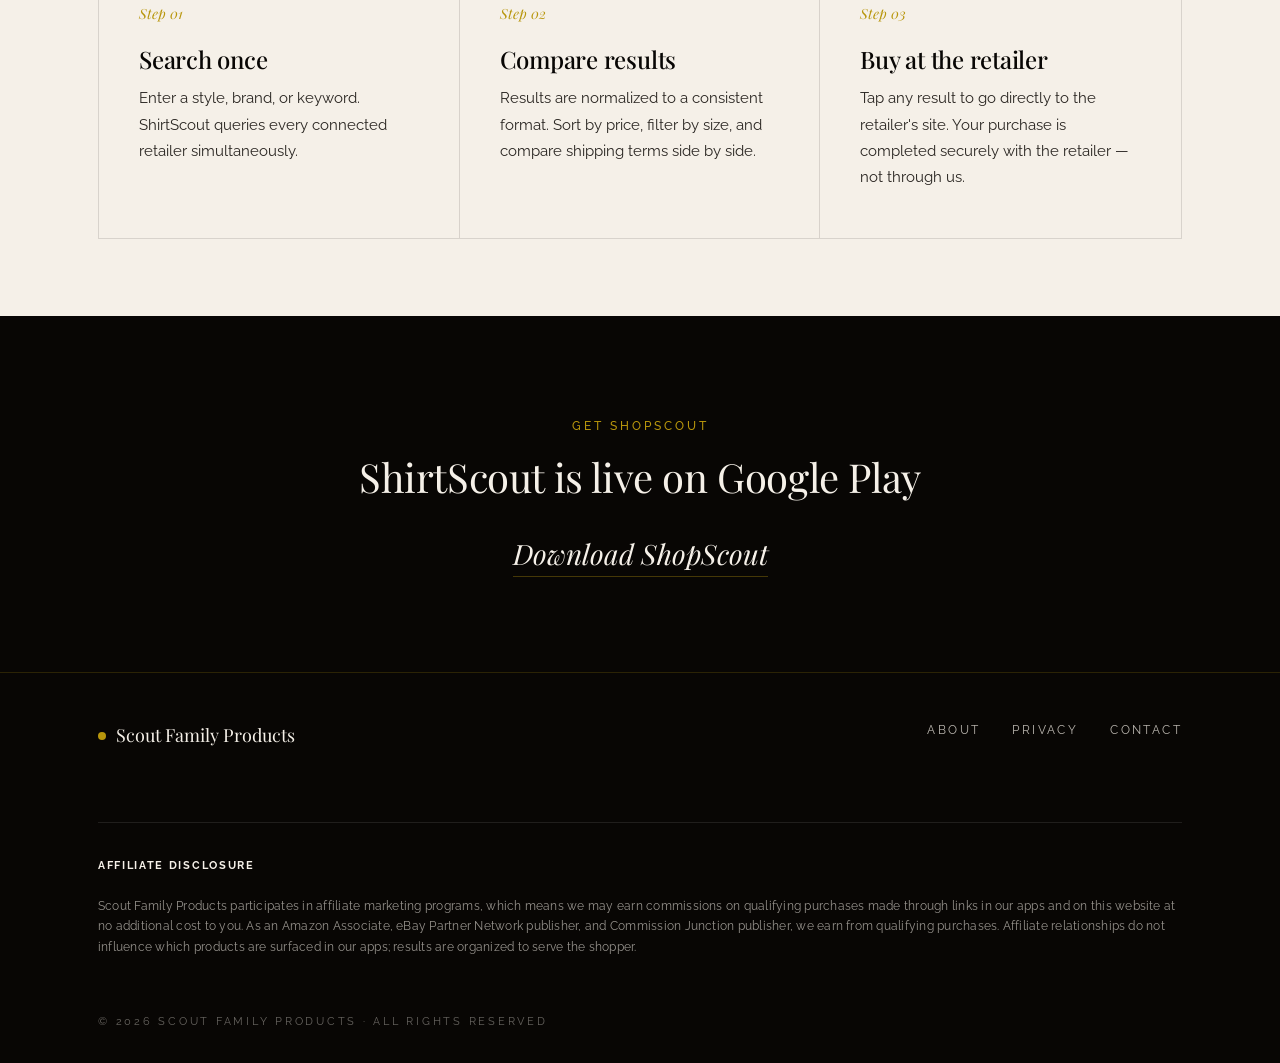
<file: shirtscout.html>
<!DOCTYPE html>
<html lang="en">
<head>
  <meta charset="UTF-8">
  <meta name="viewport" content="width=device-width, initial-scale=1.0">
  <title>ShirtScout — Find the Best Shirt Deals Across Top Retailers</title>
  <meta name="description" content="ShirtScout searches Amazon, eBay, Walmart, and top apparel brands at once. Find the best prices on t-shirts, dress shirts, hoodies, and more.">
  <link rel="stylesheet" href="styles.css">
  <link rel="icon" type="image/svg+xml" href="data:image/svg+xml,%3Csvg xmlns='http://www.w3.org/2000/svg' viewBox='0 0 32 32'%3E%3Ccircle cx='16' cy='16' r='6' fill='%23B8960C'/%3E%3C/svg%3E">
</head>
<body>

  <header class="site-header">
    <div class="container">
      <a href="/" class="brand">
        <span class="brand-mark"></span>Scout Family Products
      </a>
      <nav class="nav">
        <a href="/shirtscout.html">ShirtScout</a>
        <a href="/shoescout.html">ShoeScout</a>
        <a href="/lidscout.html">LidScout</a>
        <a href="/gemscout.html">GemScout</a>
        <a href="/guides.html">Guides</a>
        <a href="/about.html">About</a>
      </nav>
    </div>
  </header>

  <main>

    <section class="hero">
      <div class="container">
        <span class="eyebrow">N° 01 — ShopScout</span>
        <h1>Every shirt. Every retailer. One search.</h1>
        <p class="lede">ShirtScout searches Amazon, eBay, Walmart, and top apparel brands simultaneously — normalized, sorted, and presented without the tab-hopping.</p>
        <a href="https://play.google.com/store/apps/details?id=com.scoutfamilyproducts.shopscout" class="coming-soon" target="_blank" rel="noopener">Get ShopScout on Google Play</a>
      </div>
    </section>

    <section style="border-top: 1px solid var(--hairline);">
      <div class="container">
        <div class="section-intro">
          <span class="eyebrow">What we search</span>
          <h2>Retailers covered by ShirtScout</h2>
          <hr class="divider">
          <p>ShirtScout queries multiple retail sources simultaneously and normalizes results so you can compare on price, shipping, and availability without visiting each site individually.</p>
        </div>
        <div class="modules-grid" style="border: 1px solid var(--hairline); background: var(--cream);">
          <div class="module">
            <div class="module-number">Marketplace</div>
            <h3>eBay</h3>
            <p>Millions of new and pre-owned shirts from individual sellers and retail stores. Exceptional depth across styles, sizes, and price points.</p>
          </div>
          <div class="module">
            <div class="module-number">Marketplace</div>
            <h3>Amazon</h3>
            <p>The world's largest retail selection. ShirtScout surfaces Amazon results alongside brand and specialty retailers for true price comparison.</p>
          </div>
          <div class="module">
            <div class="module-number">Specialty</div>
            <h3>AW Bridal</h3>
            <p>Formal shirts, wedding attire, and occasion wear from a leading specialty retailer. Ideal for dress shirts, suits, and elevated styling.</p>
          </div>
        </div>
      </div>
    </section>

    <section style="border-top: 1px solid var(--hairline); background: var(--cream-deep);">
      <div class="container">
        <div class="section-intro">
          <span class="eyebrow">Buying Guide</span>
          <h2>How to find the right shirt</h2>
          <hr class="divider">
        </div>
        <div style="max-width: 720px; margin: 0 auto;">

          <h3 style="margin-bottom: 0.75rem;">Casual T-Shirts</h3>
          <p style="margin-bottom: 2rem;">For everyday t-shirts, eBay is often the strongest source — both new retail stock and discounted branded inventory. Look for listings marked "Brand New" with free returns for the safest purchases. Amazon's marketplace depth is also strong for basics from established brands. Filter by size early to avoid browsing inventory that won't fit.</p>

          <hr style="border: none; border-top: 1px solid var(--hairline); margin: 2rem 0;">

          <h3 style="margin-bottom: 0.75rem;">Dress &amp; Formal Shirts</h3>
          <p style="margin-bottom: 2rem;">Formal occasions and office wear benefit from ShirtScout's specialty connector. AW Bridal carries an extensive range of formal shirts and occasion wear at competitive price points. For standard dress shirts, filtering by brand on Amazon often surfaces the best balance of price and quality. Pay attention to collar type and sleeve length when comparing across retailers.</p>

          <hr style="border: none; border-top: 1px solid var(--hairline); margin: 2rem 0;">

          <h3 style="margin-bottom: 0.75rem;">Hoodies &amp; Sweatshirts</h3>
          <p style="margin-bottom: 2rem;">The hoodie market is one of the most competitive in apparel. ShirtScout's cross-retailer search is particularly effective here because the same style often varies $20–40 in price between platforms. Sort by Lowest Price first, then verify the seller's return policy before purchasing.</p>

          <hr style="border: none; border-top: 1px solid var(--hairline); margin: 2rem 0;">

          <h3 style="margin-bottom: 0.75rem;">Graphic &amp; Novelty Tees</h3>
          <p style="margin-bottom: 2rem;">eBay's seller ecosystem is unmatched for graphic tees, vintage designs, and novelty shirts. ShirtScout surfaces these alongside new retail stock so you can compare print-on-demand options with established sellers. Check seller feedback scores for graphic tee purchases.</p>

        </div>
      </div>
    </section>

    <section style="border-top: 1px solid var(--hairline);">
      <div class="container">
        <div class="section-intro">
          <span class="eyebrow">How it works</span>
          <h2>One search. Multiple sources. Better results.</h2>
          <hr class="divider">
          <p>ShirtScout is a module within the ShopScout mobile app. Open the app, navigate to ShirtScout, type your search, and results from all connected retailers appear in a single normalized feed — sorted by your preferred criteria.</p>
        </div>
        <div class="modules-grid" style="border: 1px solid var(--hairline);">
          <div class="module">
            <div class="module-number">Step 01</div>
            <h3>Search once</h3>
            <p>Enter a style, brand, or keyword. ShirtScout queries every connected retailer simultaneously.</p>
          </div>
          <div class="module">
            <div class="module-number">Step 02</div>
            <h3>Compare results</h3>
            <p>Results are normalized to a consistent format. Sort by price, filter by size, and compare shipping terms side by side.</p>
          </div>
          <div class="module">
            <div class="module-number">Step 03</div>
            <h3>Buy at the retailer</h3>
            <p>Tap any result to go directly to the retailer's site. Your purchase is completed securely with the retailer — not through us.</p>
          </div>
        </div>
      </div>
    </section>

    <section id="contact" class="contact">
      <div class="container">
        <span class="eyebrow">Get ShopScout</span>
        <h2>ShirtScout is live on Google Play</h2>
        <a href="https://play.google.com/store/apps/details?id=com.scoutfamilyproducts.shopscout" class="email" target="_blank" rel="noopener">Download ShopScout</a>
      </div>
    </section>

  </main>

  <footer class="site-footer">
    <div class="container">
      <div class="footer-brand">
        <span class="brand-mark"></span>Scout Family Products
      </div>
      <nav class="footer-nav">
        <a href="/about.html">About</a>
        <a href="/privacy.html">Privacy</a>
        <a href="mailto:scoutfamilyproducts@gmail.com">Contact</a>
      </nav>
      <div class="disclosure">
        <strong style="color: var(--cream); letter-spacing: 0.15em; text-transform: uppercase; font-size: 0.7rem;">Affiliate Disclosure</strong><br><br>
        Scout Family Products participates in affiliate marketing programs, which means we may earn commissions on qualifying purchases made through links in our apps and on this website at no additional cost to you. As an Amazon Associate, eBay Partner Network publisher, and Commission Junction publisher, we earn from qualifying purchases. Affiliate relationships do not influence which products are surfaced in our apps; results are organized to serve the shopper.
      </div>
      <div class="copyright">© 2026 Scout Family Products · All rights reserved</div>
    </div>
  </footer>

  <script type="text/javascript" src="https://s.skimresources.com/js/302499X1790499.skimlinks.js"></script>
</body>
</html>
</file>
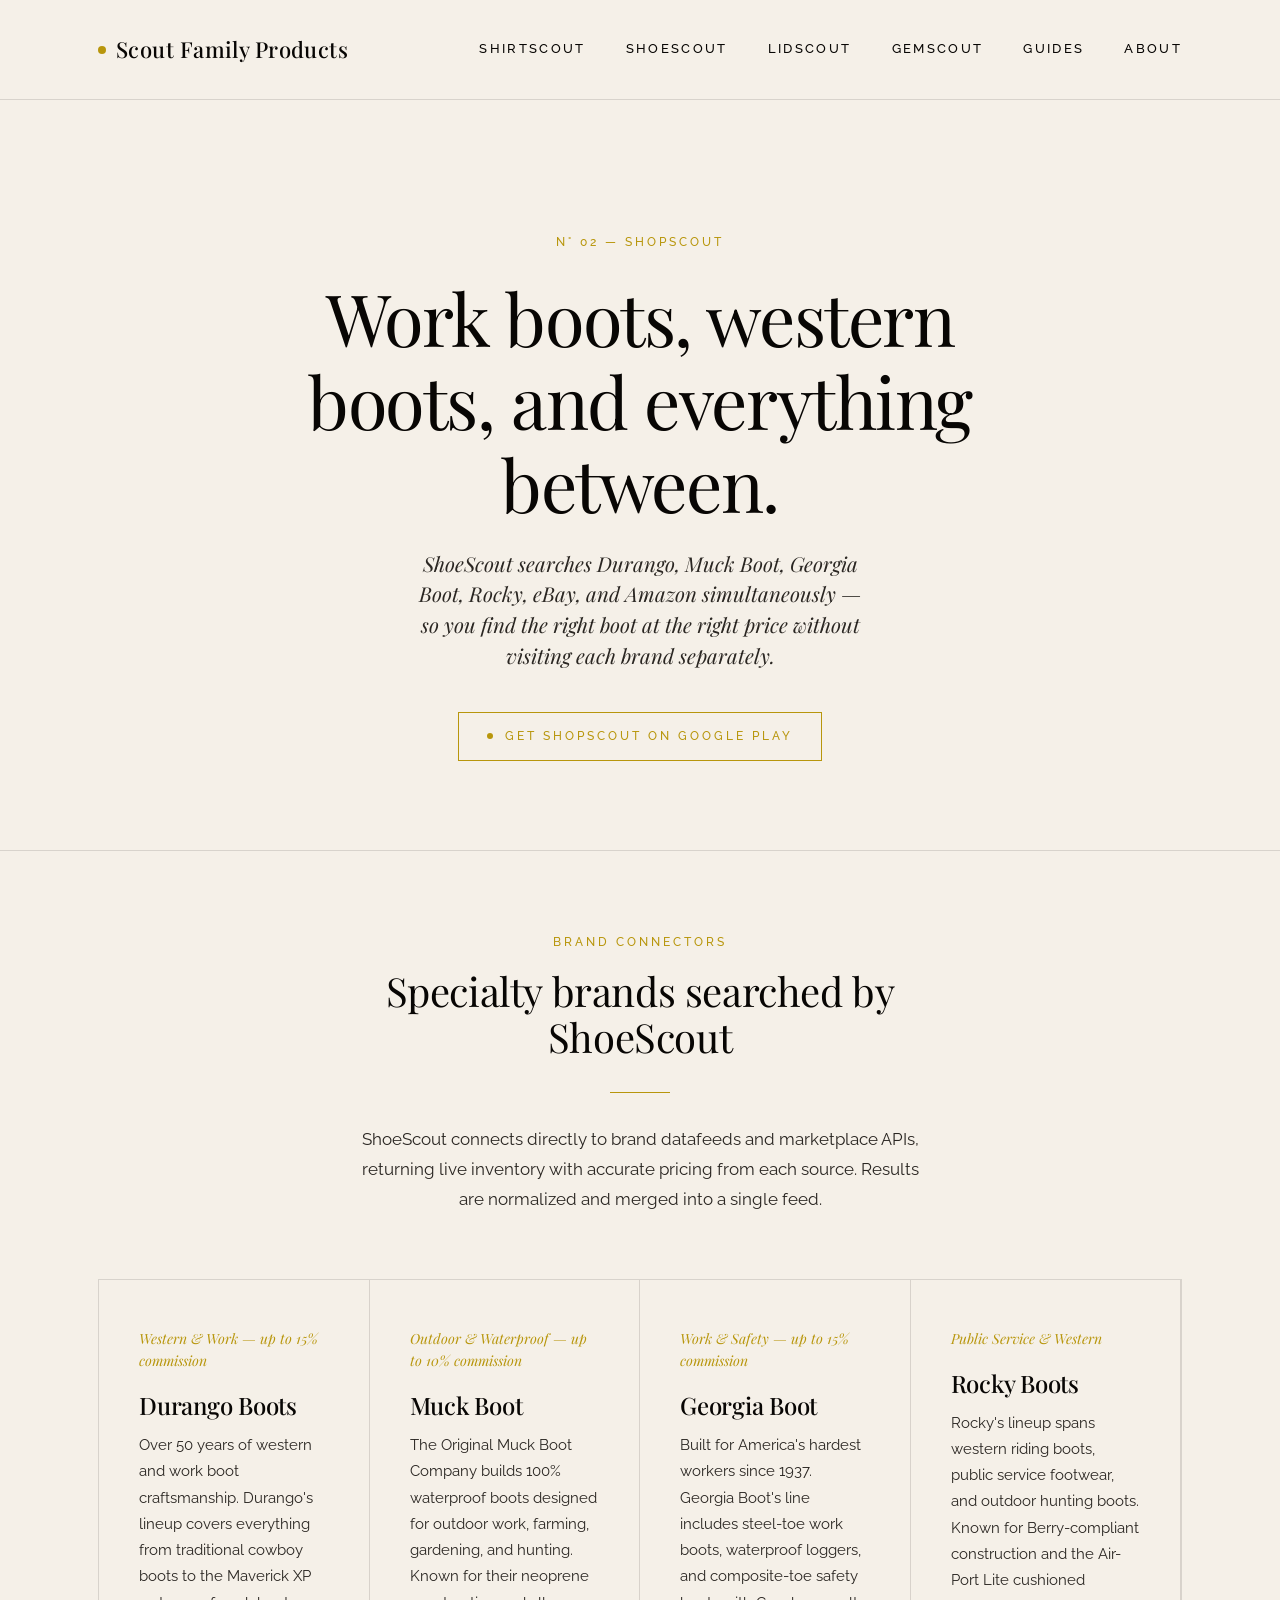
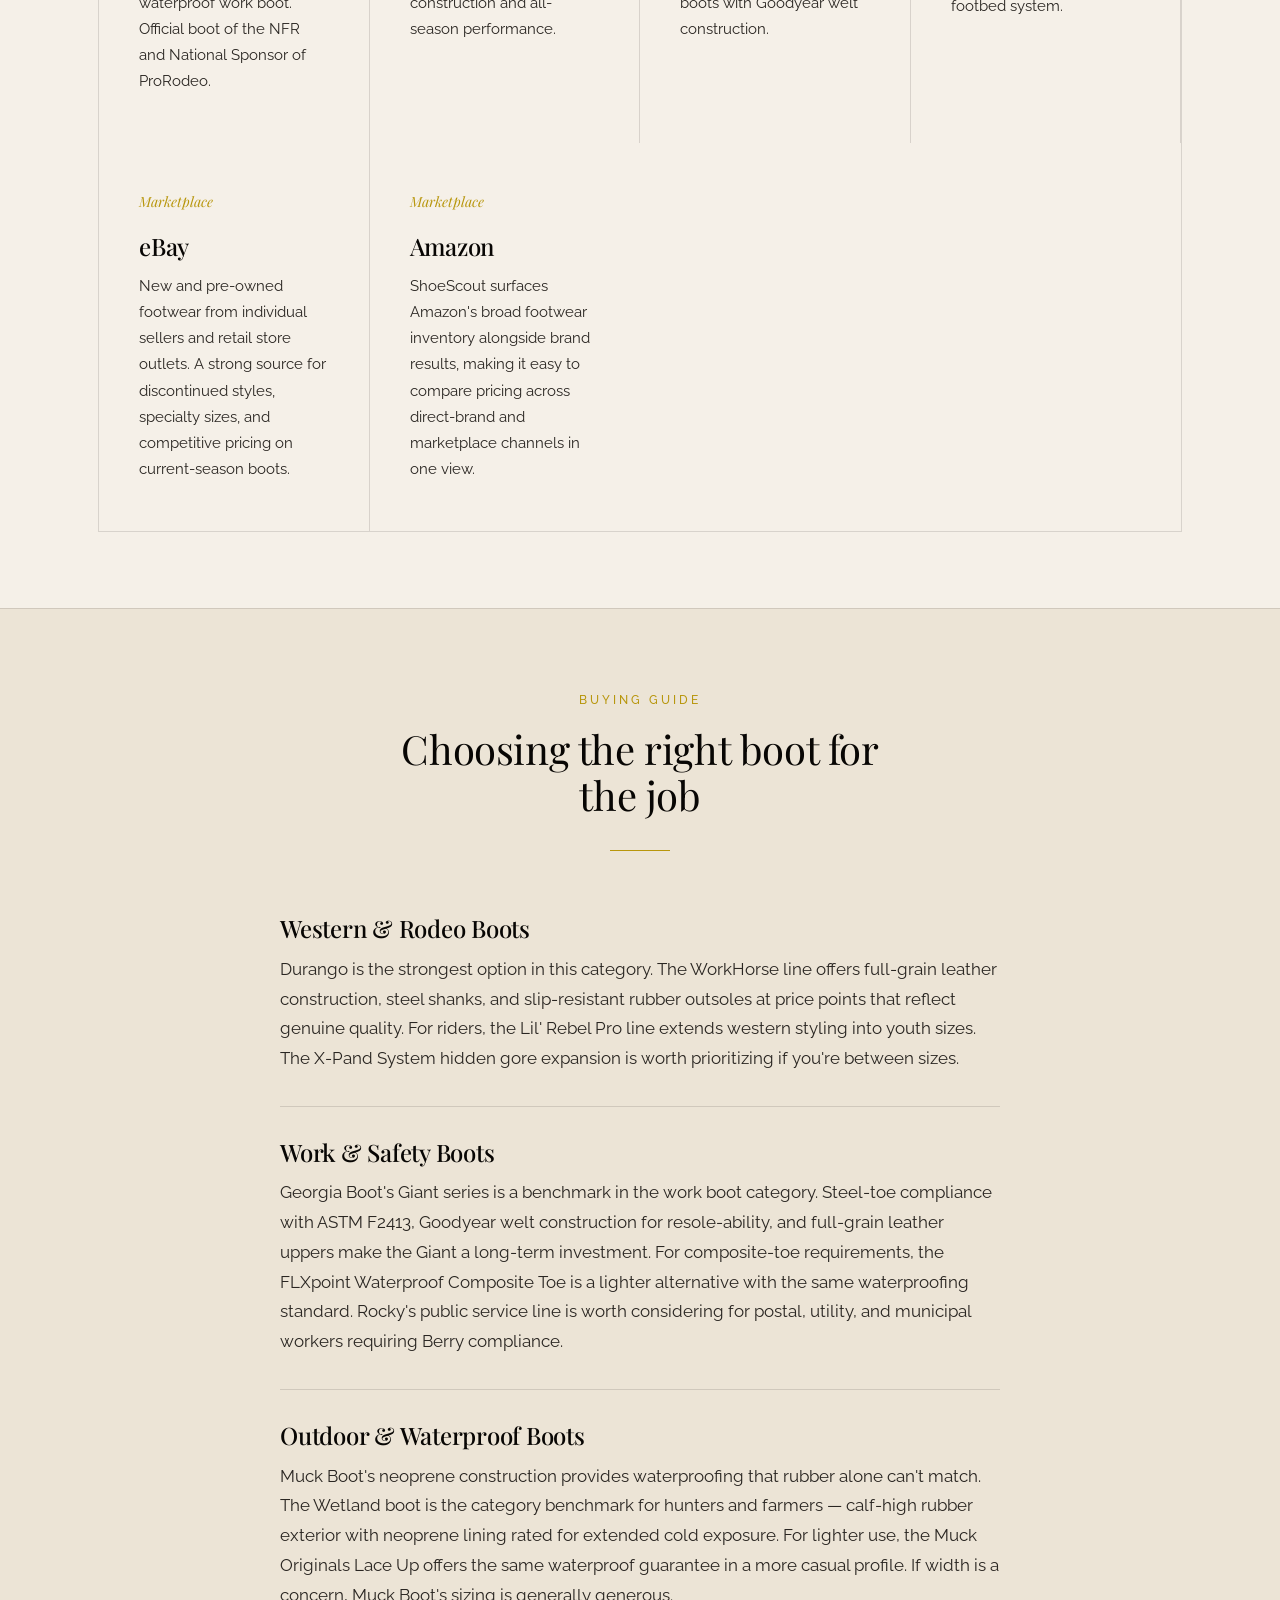
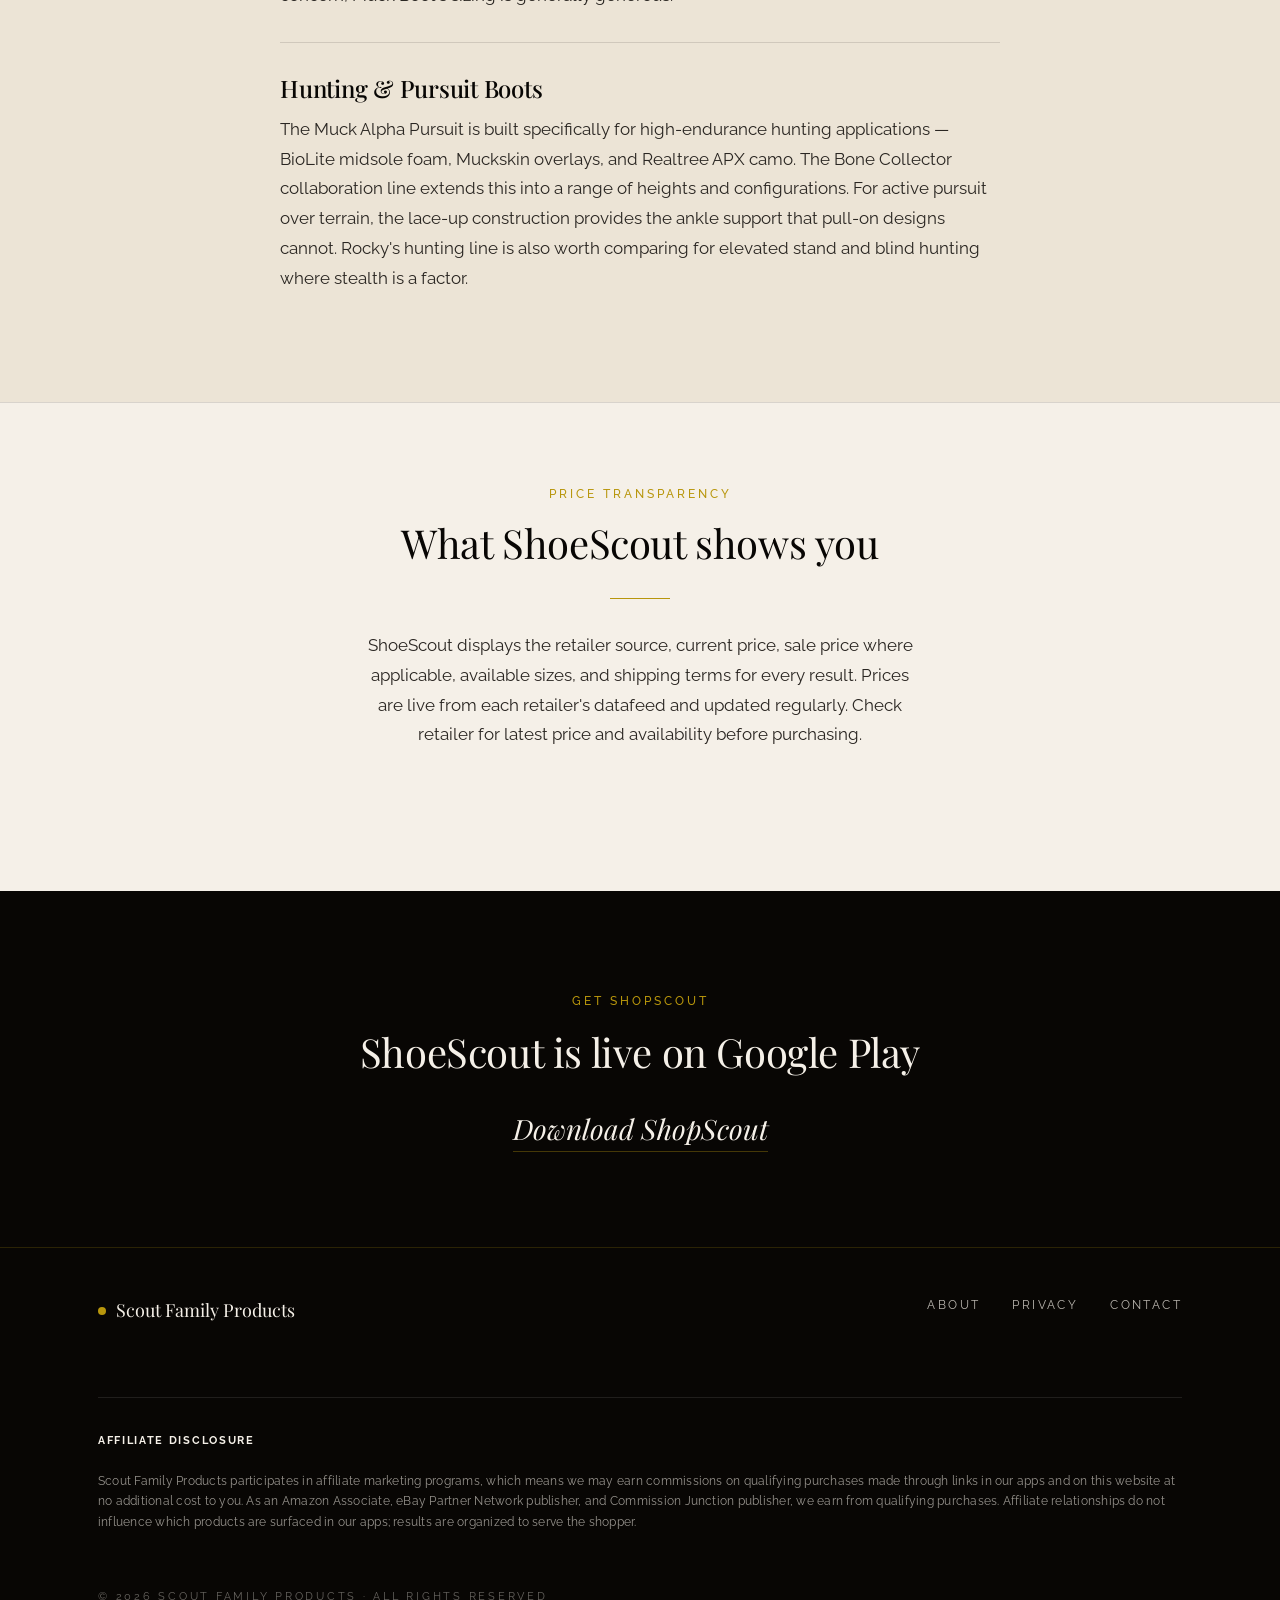
<file: shoescout.html>
<!DOCTYPE html>
<html lang="en">
<head>
  <meta charset="UTF-8">
  <meta name="viewport" content="width=device-width, initial-scale=1.0">
  <title>ShoeScout — Shop Boots & Shoes from Durango, Muck Boot, Georgia Boot & More</title>
  <meta name="description" content="ShoeScout searches Durango Boots, Muck Boot, Georgia Boot, Rocky, eBay, and Amazon at once. Find the best prices on work boots, western boots, and outdoor footwear.">
  <link rel="stylesheet" href="styles.css">
  <link rel="icon" type="image/svg+xml" href="data:image/svg+xml,%3Csvg xmlns='http://www.w3.org/2000/svg' viewBox='0 0 32 32'%3E%3Ccircle cx='16' cy='16' r='6' fill='%23B8960C'/%3E%3C/svg%3E">
</head>
<body>

  <header class="site-header">
    <div class="container">
      <a href="/" class="brand">
        <span class="brand-mark"></span>Scout Family Products
      </a>
      <nav class="nav">
        <a href="/shirtscout.html">ShirtScout</a>
        <a href="/shoescout.html">ShoeScout</a>
        <a href="/lidscout.html">LidScout</a>
        <a href="/gemscout.html">GemScout</a>
        <a href="/guides.html">Guides</a>
        <a href="/about.html">About</a>
      </nav>
    </div>
  </header>

  <main>

    <section class="hero">
      <div class="container">
        <span class="eyebrow">N° 02 — ShopScout</span>
        <h1>Work boots, western boots, and everything between.</h1>
        <p class="lede">ShoeScout searches Durango, Muck Boot, Georgia Boot, Rocky, eBay, and Amazon simultaneously — so you find the right boot at the right price without visiting each brand separately.</p>
        <a href="https://play.google.com/store/apps/details?id=com.scoutfamilyproducts.shopscout" class="coming-soon" target="_blank" rel="noopener">Get ShopScout on Google Play</a>
      </div>
    </section>

    <section style="border-top: 1px solid var(--hairline);">
      <div class="container">
        <div class="section-intro">
          <span class="eyebrow">Brand connectors</span>
          <h2>Specialty brands searched by ShoeScout</h2>
          <hr class="divider">
          <p>ShoeScout connects directly to brand datafeeds and marketplace APIs, returning live inventory with accurate pricing from each source. Results are normalized and merged into a single feed.</p>
        </div>
        <div style="display: grid; grid-template-columns: repeat(auto-fit, minmax(260px, 1fr)); gap: 0; border: 1px solid var(--hairline);">

          <div class="module">
            <div class="module-number">Western &amp; Work — up to 15% commission</div>
            <h3>Durango Boots</h3>
            <p>Over 50 years of western and work boot craftsmanship. Durango's lineup covers everything from traditional cowboy boots to the Maverick XP waterproof work boot. Official boot of the NFR and National Sponsor of ProRodeo.</p>
          </div>

          <div class="module">
            <div class="module-number">Outdoor &amp; Waterproof — up to 10% commission</div>
            <h3>Muck Boot</h3>
            <p>The Original Muck Boot Company builds 100% waterproof boots designed for outdoor work, farming, gardening, and hunting. Known for their neoprene construction and all-season performance.</p>
          </div>

          <div class="module">
            <div class="module-number">Work &amp; Safety — up to 15% commission</div>
            <h3>Georgia Boot</h3>
            <p>Built for America's hardest workers since 1937. Georgia Boot's line includes steel-toe work boots, waterproof loggers, and composite-toe safety boots with Goodyear welt construction.</p>
          </div>

          <div class="module">
            <div class="module-number">Public Service &amp; Western</div>
            <h3>Rocky Boots</h3>
            <p>Rocky's lineup spans western riding boots, public service footwear, and outdoor hunting boots. Known for Berry-compliant construction and the Air-Port Lite cushioned footbed system.</p>
          </div>

          <div class="module">
            <div class="module-number">Marketplace</div>
            <h3>eBay</h3>
            <p>New and pre-owned footwear from individual sellers and retail store outlets. A strong source for discontinued styles, specialty sizes, and competitive pricing on current-season boots.</p>
          </div>

          <div class="module">
            <div class="module-number">Marketplace</div>
            <h3>Amazon</h3>
            <p>ShoeScout surfaces Amazon's broad footwear inventory alongside brand results, making it easy to compare pricing across direct-brand and marketplace channels in one view.</p>
          </div>

        </div>
      </div>
    </section>

    <section style="border-top: 1px solid var(--hairline); background: var(--cream-deep);">
      <div class="container">
        <div class="section-intro">
          <span class="eyebrow">Buying Guide</span>
          <h2>Choosing the right boot for the job</h2>
          <hr class="divider">
        </div>
        <div style="max-width: 720px; margin: 0 auto;">

          <h3 style="margin-bottom: 0.75rem;">Western &amp; Rodeo Boots</h3>
          <p style="margin-bottom: 2rem;">Durango is the strongest option in this category. The WorkHorse line offers full-grain leather construction, steel shanks, and slip-resistant rubber outsoles at price points that reflect genuine quality. For riders, the Lil' Rebel Pro line extends western styling into youth sizes. The X-Pand System hidden gore expansion is worth prioritizing if you're between sizes.</p>

          <hr style="border: none; border-top: 1px solid var(--hairline); margin: 2rem 0;">

          <h3 style="margin-bottom: 0.75rem;">Work &amp; Safety Boots</h3>
          <p style="margin-bottom: 2rem;">Georgia Boot's Giant series is a benchmark in the work boot category. Steel-toe compliance with ASTM F2413, Goodyear welt construction for resole-ability, and full-grain leather uppers make the Giant a long-term investment. For composite-toe requirements, the FLXpoint Waterproof Composite Toe is a lighter alternative with the same waterproofing standard. Rocky's public service line is worth considering for postal, utility, and municipal workers requiring Berry compliance.</p>

          <hr style="border: none; border-top: 1px solid var(--hairline); margin: 2rem 0;">

          <h3 style="margin-bottom: 0.75rem;">Outdoor &amp; Waterproof Boots</h3>
          <p style="margin-bottom: 2rem;">Muck Boot's neoprene construction provides waterproofing that rubber alone can't match. The Wetland boot is the category benchmark for hunters and farmers — calf-high rubber exterior with neoprene lining rated for extended cold exposure. For lighter use, the Muck Originals Lace Up offers the same waterproof guarantee in a more casual profile. If width is a concern, Muck Boot's sizing is generally generous.</p>

          <hr style="border: none; border-top: 1px solid var(--hairline); margin: 2rem 0;">

          <h3 style="margin-bottom: 0.75rem;">Hunting &amp; Pursuit Boots</h3>
          <p style="margin-bottom: 2rem;">The Muck Alpha Pursuit is built specifically for high-endurance hunting applications — BioLite midsole foam, Muckskin overlays, and Realtree APX camo. The Bone Collector collaboration line extends this into a range of heights and configurations. For active pursuit over terrain, the lace-up construction provides the ankle support that pull-on designs cannot. Rocky's hunting line is also worth comparing for elevated stand and blind hunting where stealth is a factor.</p>

        </div>
      </div>
    </section>

    <section style="border-top: 1px solid var(--hairline);">
      <div class="container">
        <div class="section-intro">
          <span class="eyebrow">Price transparency</span>
          <h2>What ShoeScout shows you</h2>
          <hr class="divider">
          <p>ShoeScout displays the retailer source, current price, sale price where applicable, available sizes, and shipping terms for every result. Prices are live from each retailer's datafeed and updated regularly. Check retailer for latest price and availability before purchasing.</p>
        </div>
      </div>
    </section>

    <section id="contact" class="contact">
      <div class="container">
        <span class="eyebrow">Get ShopScout</span>
        <h2>ShoeScout is live on Google Play</h2>
        <a href="https://play.google.com/store/apps/details?id=com.scoutfamilyproducts.shopscout" class="email" target="_blank" rel="noopener">Download ShopScout</a>
      </div>
    </section>

  </main>

  <footer class="site-footer">
    <div class="container">
      <div class="footer-brand">
        <span class="brand-mark"></span>Scout Family Products
      </div>
      <nav class="footer-nav">
        <a href="/about.html">About</a>
        <a href="/privacy.html">Privacy</a>
        <a href="mailto:scoutfamilyproducts@gmail.com">Contact</a>
      </nav>
      <div class="disclosure">
        <strong style="color: var(--cream); letter-spacing: 0.15em; text-transform: uppercase; font-size: 0.7rem;">Affiliate Disclosure</strong><br><br>
        Scout Family Products participates in affiliate marketing programs, which means we may earn commissions on qualifying purchases made through links in our apps and on this website at no additional cost to you. As an Amazon Associate, eBay Partner Network publisher, and Commission Junction publisher, we earn from qualifying purchases. Affiliate relationships do not influence which products are surfaced in our apps; results are organized to serve the shopper.
      </div>
      <div class="copyright">© 2026 Scout Family Products · All rights reserved</div>
    </div>
  </footer>

  <script type="text/javascript" src="https://s.skimresources.com/js/302499X1790499.skimlinks.js"></script>
</body>
</html>
</file>
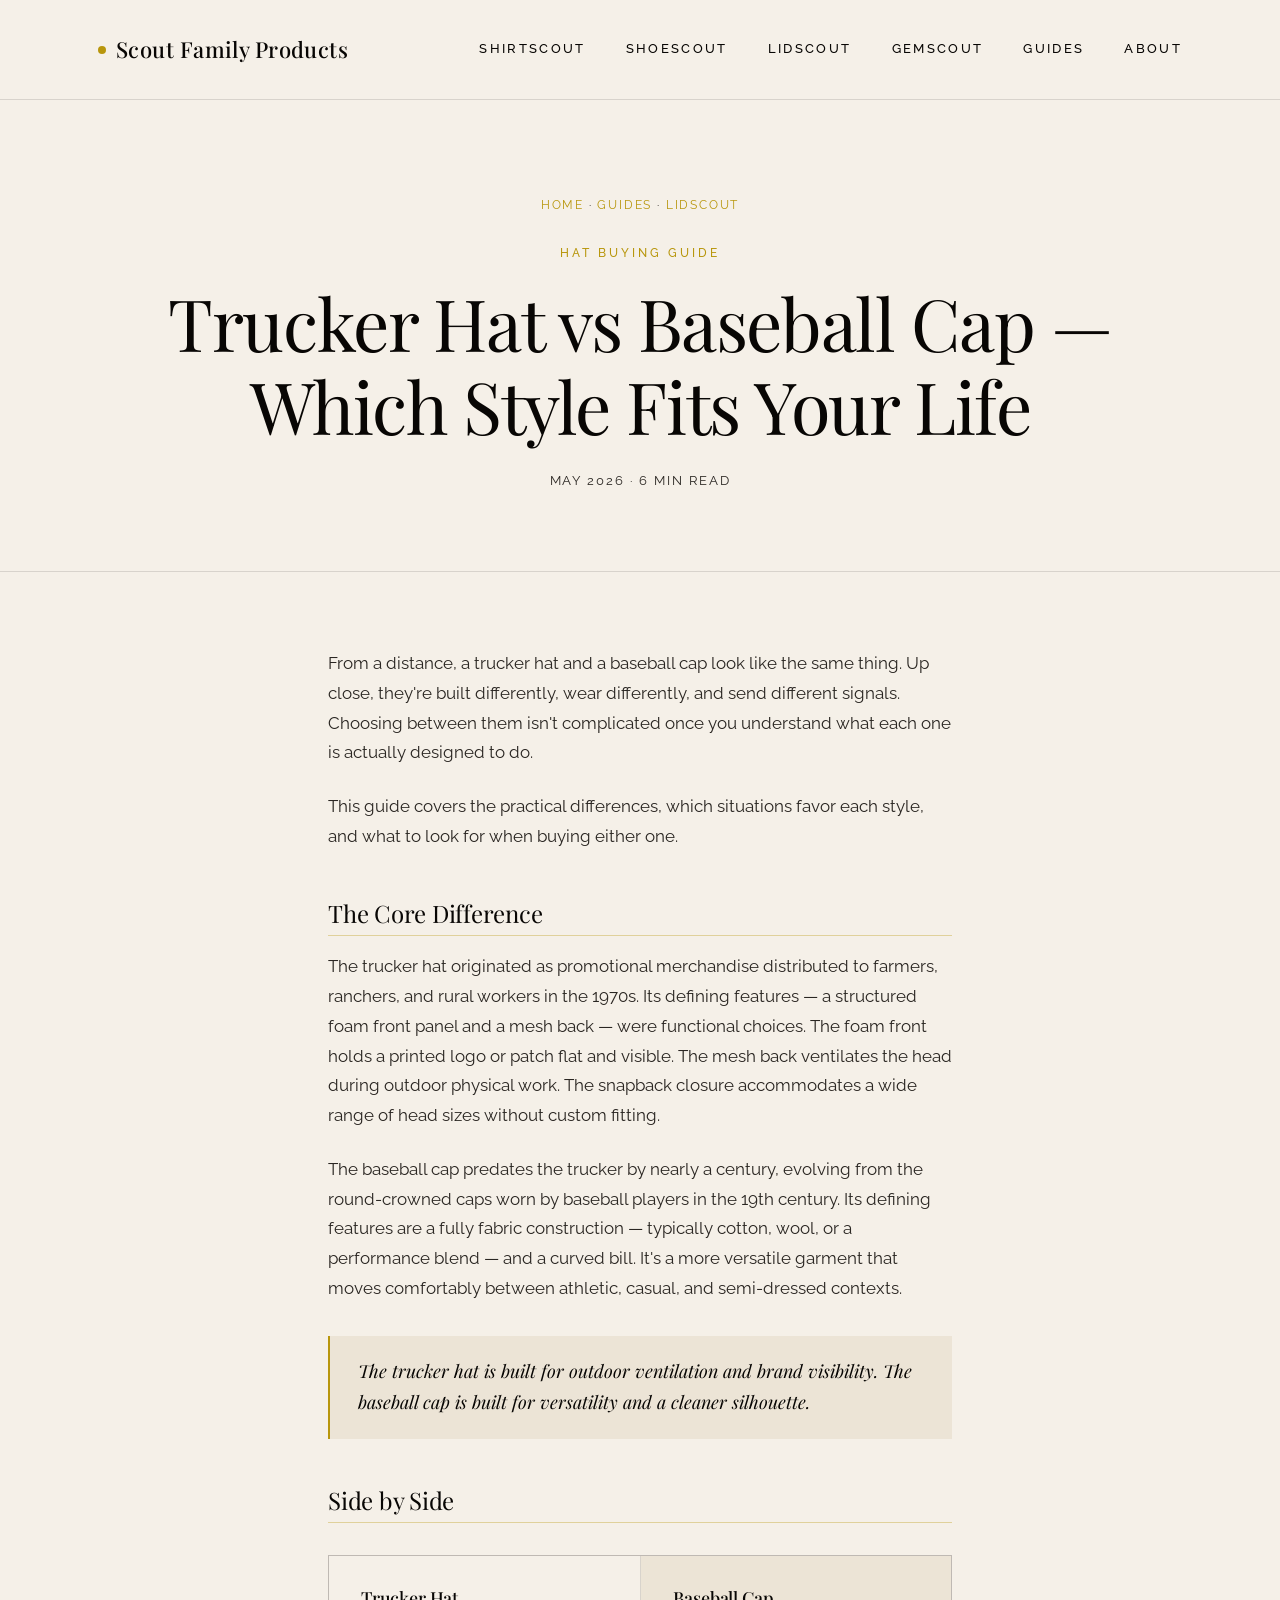
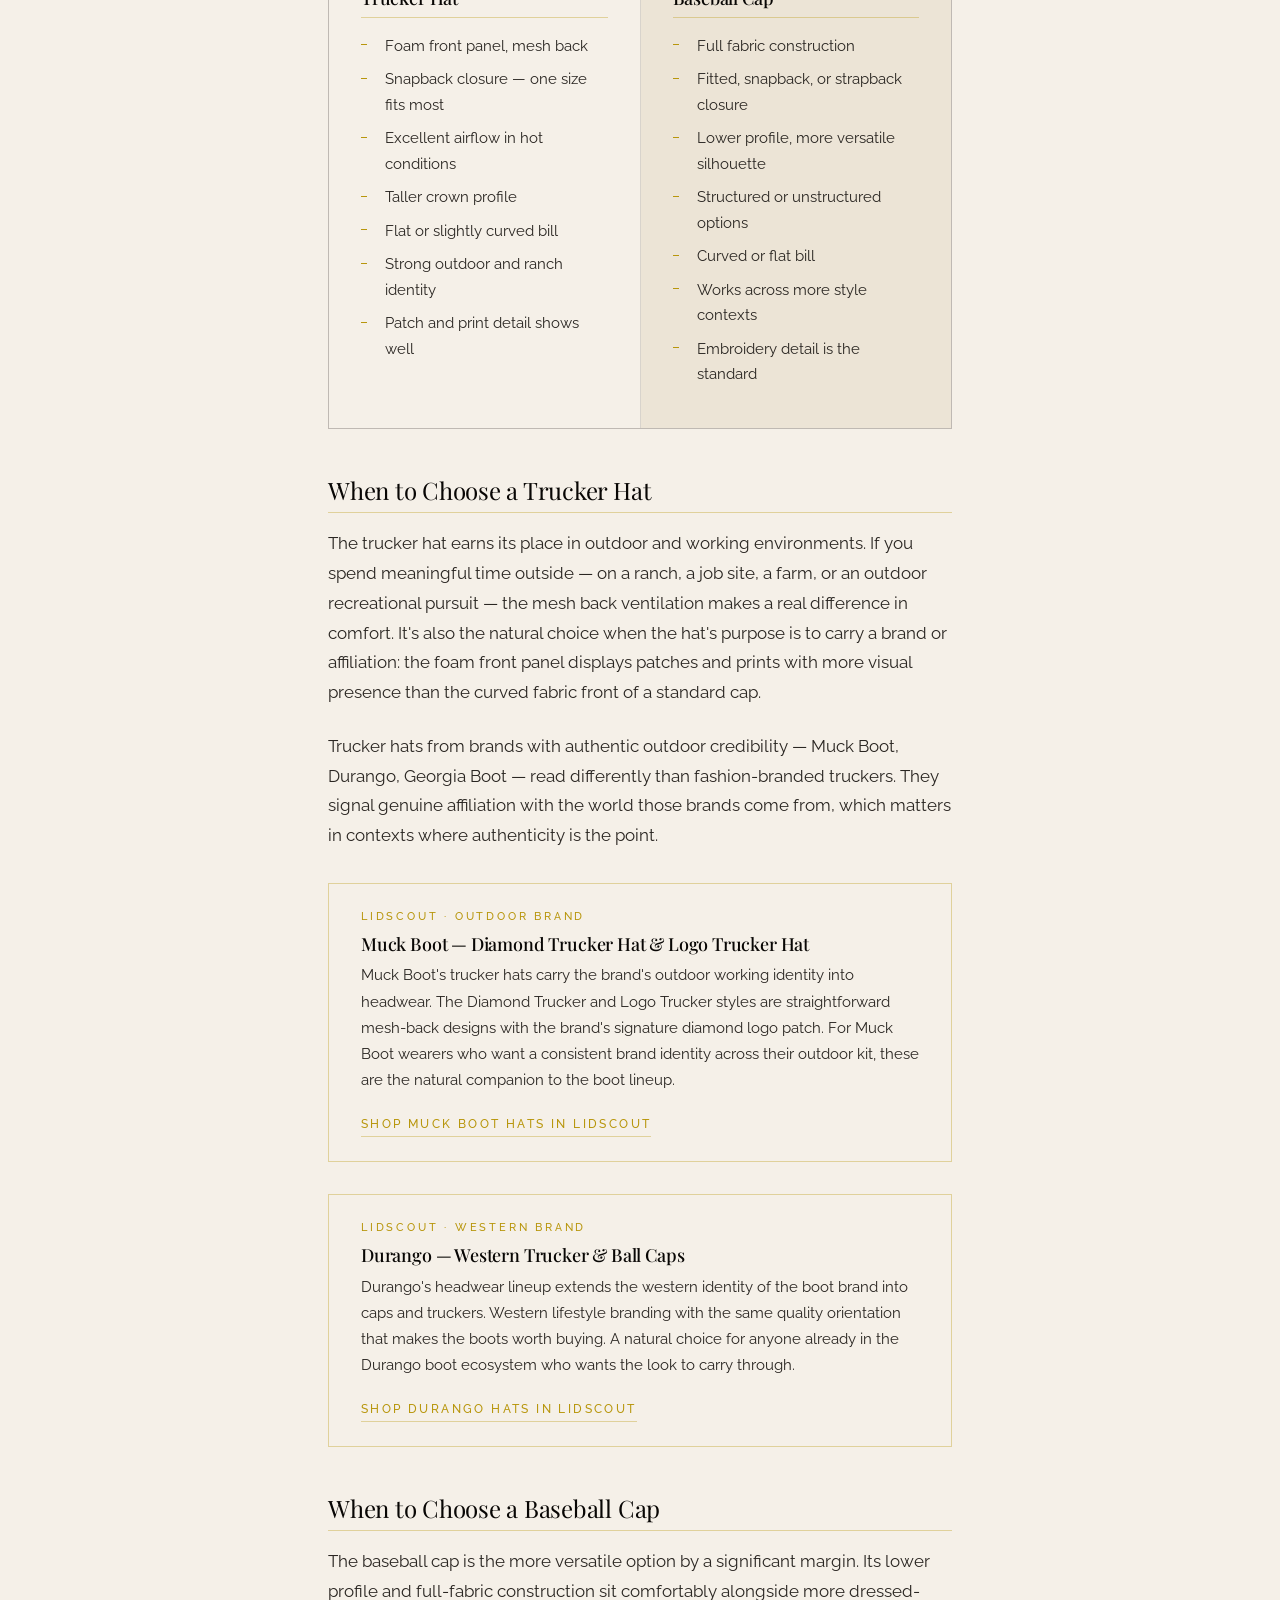
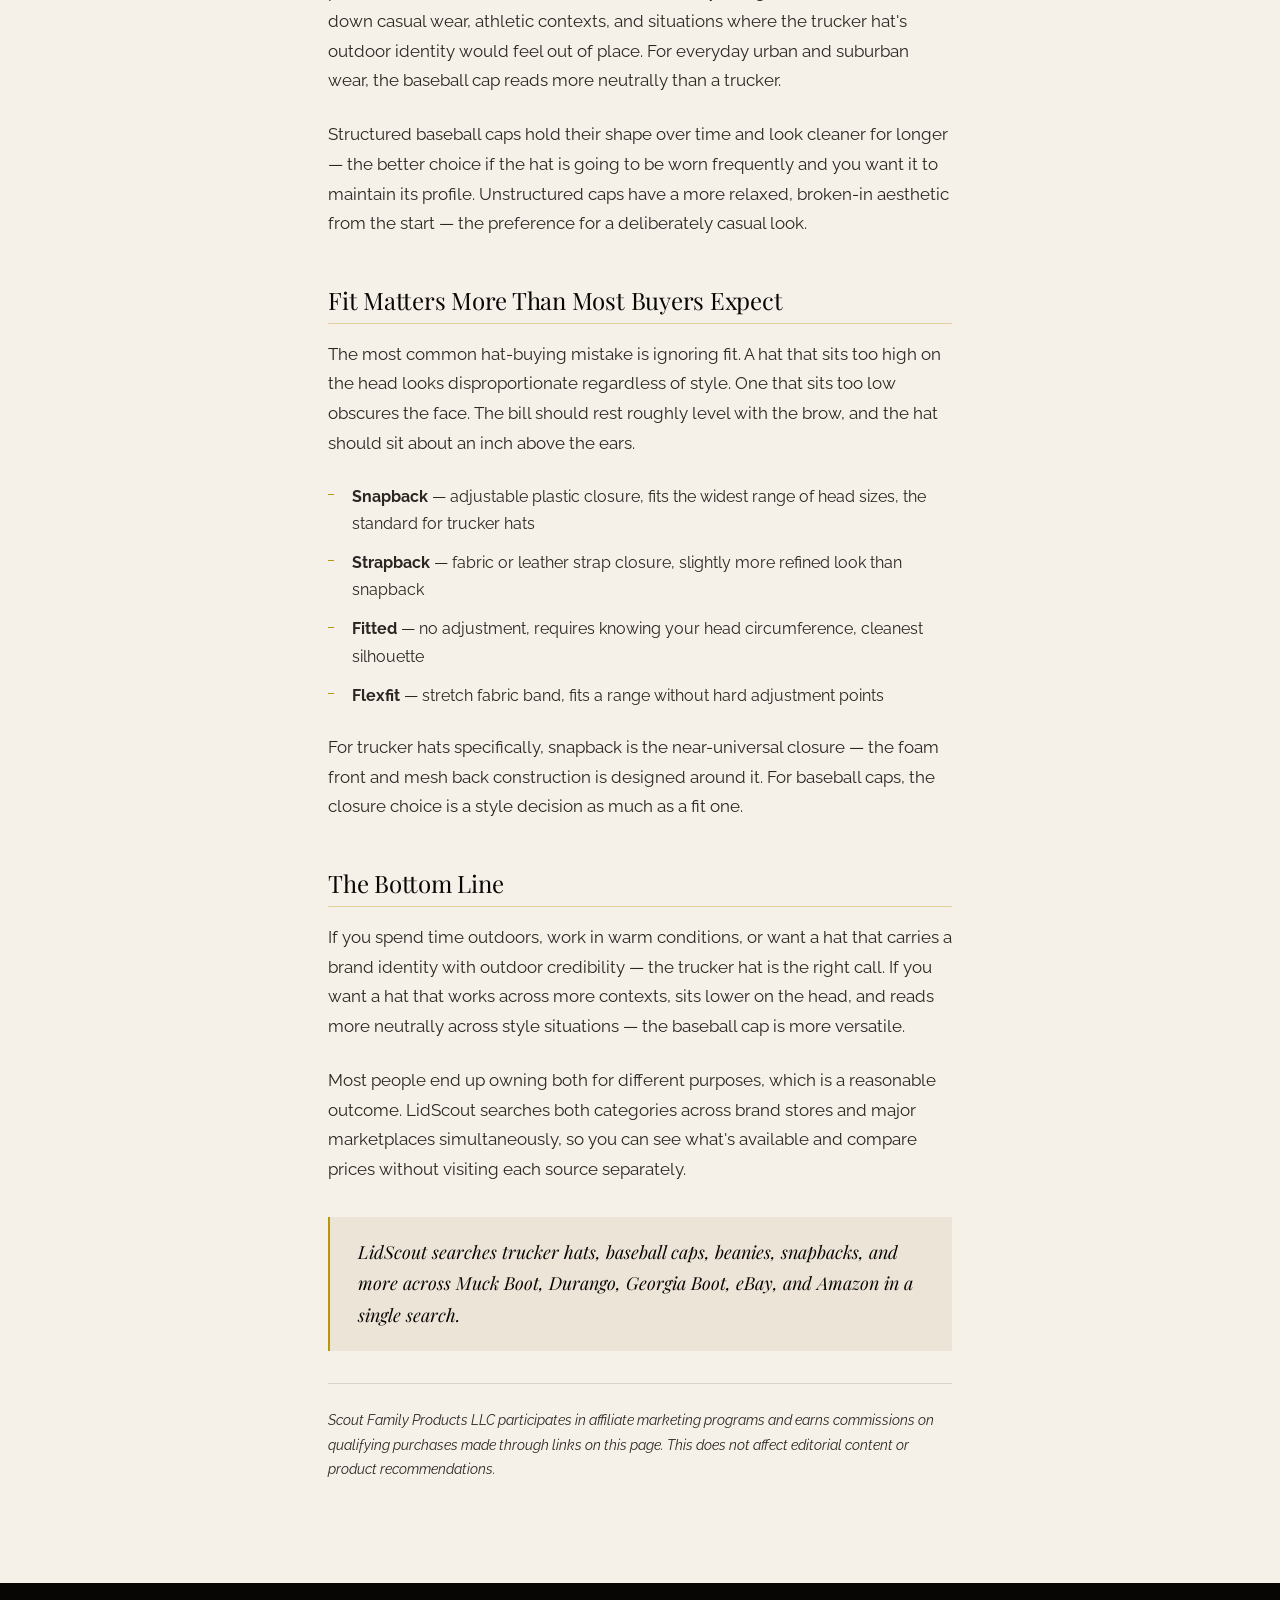
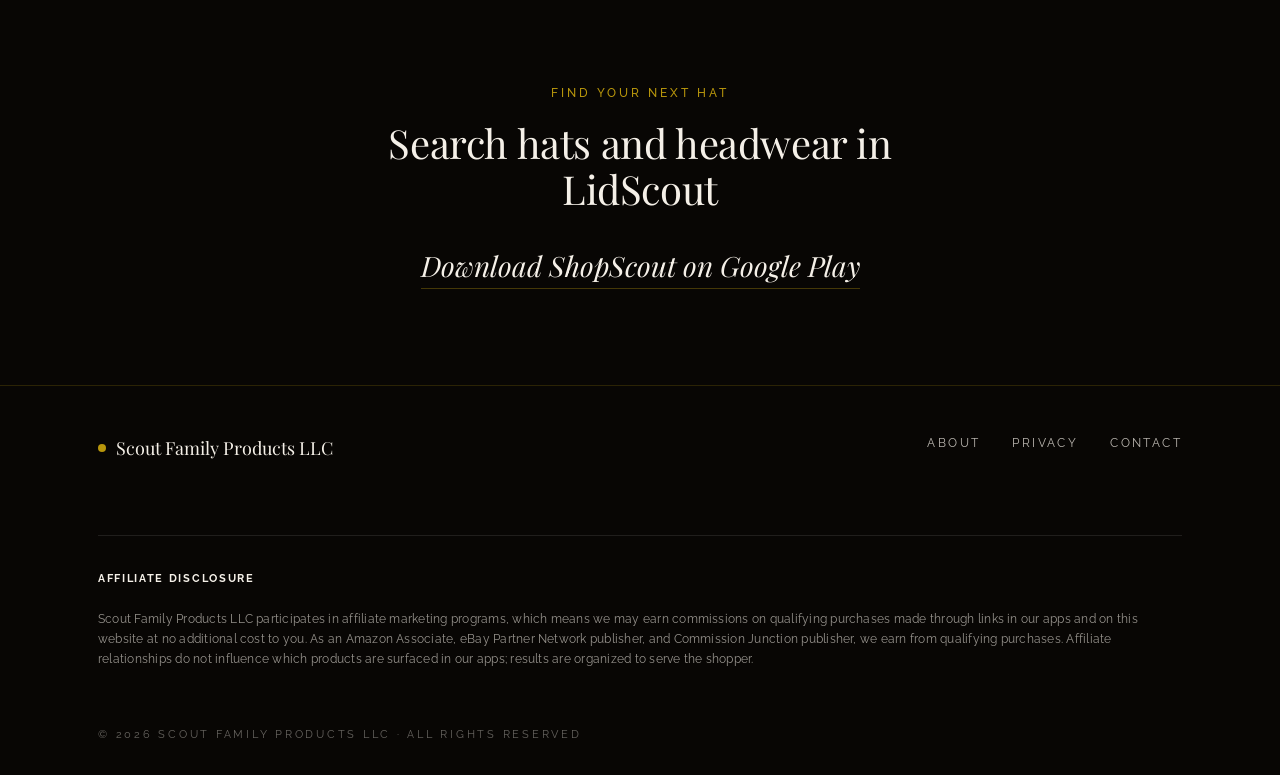
<file: trucker-hat-vs-baseball-cap.html>
<!DOCTYPE html>
<html lang="en">
<head>
  <meta charset="UTF-8">
  <meta name="viewport" content="width=device-width, initial-scale=1.0">
  <title>Trucker Hat vs Baseball Cap — Which Style Fits Your Life | Scout Family Products</title>
  <meta name="description" content="Trucker hats and baseball caps look similar but serve different purposes. Here's how to choose the right style for your look, your climate, and your lifestyle.">
  <link rel="stylesheet" href="/styles.css">
  <link rel="icon" type="image/svg+xml" href="data:image/svg+xml,%3Csvg xmlns='http://www.w3.org/2000/svg' viewBox='0 0 32 32'%3E%3Ccircle cx='16' cy='16' r='6' fill='%23B8960C'/%3E%3C/svg%3E">
  <style>
    .article-hero { padding: clamp(4rem, 8vw, 6rem) 0 clamp(2rem, 4vw, 3rem); text-align: center; border-bottom: 1px solid var(--hairline); }
    .article-body { max-width: 720px; margin: 0 auto; padding: clamp(3rem, 6vw, 5rem) var(--gutter); }
    .article-body h2 { font-size: 1.5rem; margin-top: 3rem; margin-bottom: 1rem; padding-bottom: 0.5rem; border-bottom: 1px solid var(--hairline-gold); }
    .article-body h3 { font-size: 1.2rem; margin-top: 2rem; margin-bottom: 0.75rem; }
    .article-body p { margin-bottom: 1.5rem; }
    .article-body ul { list-style: none; margin-bottom: 1.5rem; padding-left: 0; }
    .article-body ul li { position: relative; padding-left: 1.5rem; margin-bottom: 0.75rem; color: var(--black-soft); line-height: 1.7; }
    .article-body ul li::before { content: ''; position: absolute; left: 0; top: 0.7em; width: 6px; height: 1px; background: var(--gold); }
    .callout { border-left: 2px solid var(--gold); padding: 1.25rem 1.75rem; margin: 2rem 0; background: var(--cream-deep); }
    .callout p { margin: 0; font-family: var(--display); font-style: italic; font-size: 1.125rem; color: var(--black); }
    .product-mention { border: 1px solid var(--hairline-gold); padding: 1.5rem 2rem; margin: 2rem 0; }
    .product-mention .pm-label { font-size: 0.7rem; letter-spacing: 0.25em; text-transform: uppercase; color: var(--gold); font-weight: 500; margin-bottom: 0.5rem; }
    .product-mention h4 { font-family: var(--display); font-size: 1.125rem; font-weight: 500; margin-bottom: 0.5rem; }
    .product-mention p { font-size: 0.9375rem; margin-bottom: 1rem; }
    .pm-link { display: inline-flex; align-items: center; gap: 0.5rem; font-size: 0.75rem; letter-spacing: 0.2em; text-transform: uppercase; font-weight: 500; color: var(--gold); border-bottom: 1px solid var(--hairline-gold); padding-bottom: 2px; }
    .article-meta { font-size: 0.8125rem; letter-spacing: 0.15em; text-transform: uppercase; color: var(--black-soft); margin-bottom: 2rem; }
    .breadcrumb { font-size: 0.75rem; letter-spacing: 0.15em; text-transform: uppercase; color: var(--black-soft); margin-bottom: 1.5rem; }
    .breadcrumb a { color: var(--gold); }
    .vs-grid { display: grid; grid-template-columns: 1fr 1fr; gap: 1px; background: var(--hairline); border: 1px solid var(--hairline); margin: 2rem 0; }
    .vs-col { background: var(--cream); padding: 2rem; }
    .vs-col.alt { background: var(--cream-deep); }
    .vs-col h4 { font-family: var(--display); font-size: 1.125rem; margin-bottom: 1rem; padding-bottom: 0.5rem; border-bottom: 1px solid var(--hairline-gold); }
    .vs-col ul { margin: 0; }
    .vs-col ul li { font-size: 0.9375rem; margin-bottom: 0.5rem; color: var(--black-soft); }
    @media (max-width: 600px) { .vs-grid { grid-template-columns: 1fr; } }
  </style>
</head>
<body>

  <header class="site-header">
    <div class="container">
      <a href="/" class="brand">
        <span class="brand-mark"></span>Scout Family Products
      </a>
      <nav class="nav">
        <a href="/shirtscout.html">ShirtScout</a>
        <a href="/shoescout.html">ShoeScout</a>
        <a href="/lidscout.html">LidScout</a>
        <a href="/gemscout.html">GemScout</a>
        <a href="/guides.html">Guides</a>
        <a href="/about.html">About</a>
      </nav>
    </div>
  </header>

  <main>

    <div class="article-hero">
      <div class="container">
        <div class="breadcrumb"><a href="/">Home</a> · <a href="/guides.html">Guides</a> · <a href="/lidscout.html">LidScout</a></div>
        <span class="eyebrow">Hat Buying Guide</span>
        <h1 style="max-width: 24ch; margin: 1rem auto 1.5rem;">Trucker Hat vs Baseball Cap — Which Style Fits Your Life</h1>
        <div class="article-meta">May 2026 · 6 min read</div>
      </div>
    </div>

    <div class="article-body">

      <p>From a distance, a trucker hat and a baseball cap look like the same thing. Up close, they're built differently, wear differently, and send different signals. Choosing between them isn't complicated once you understand what each one is actually designed to do.</p>

      <p>This guide covers the practical differences, which situations favor each style, and what to look for when buying either one.</p>

      <h2>The Core Difference</h2>

      <p>The trucker hat originated as promotional merchandise distributed to farmers, ranchers, and rural workers in the 1970s. Its defining features — a structured foam front panel and a mesh back — were functional choices. The foam front holds a printed logo or patch flat and visible. The mesh back ventilates the head during outdoor physical work. The snapback closure accommodates a wide range of head sizes without custom fitting.</p>

      <p>The baseball cap predates the trucker by nearly a century, evolving from the round-crowned caps worn by baseball players in the 19th century. Its defining features are a fully fabric construction — typically cotton, wool, or a performance blend — and a curved bill. It's a more versatile garment that moves comfortably between athletic, casual, and semi-dressed contexts.</p>

      <div class="callout">
        <p>The trucker hat is built for outdoor ventilation and brand visibility. The baseball cap is built for versatility and a cleaner silhouette.</p>
      </div>

      <h2>Side by Side</h2>

      <div class="vs-grid">
        <div class="vs-col">
          <h4>Trucker Hat</h4>
          <ul>
            <li>Foam front panel, mesh back</li>
            <li>Snapback closure — one size fits most</li>
            <li>Excellent airflow in hot conditions</li>
            <li>Taller crown profile</li>
            <li>Flat or slightly curved bill</li>
            <li>Strong outdoor and ranch identity</li>
            <li>Patch and print detail shows well</li>
          </ul>
        </div>
        <div class="vs-col alt">
          <h4>Baseball Cap</h4>
          <ul>
            <li>Full fabric construction</li>
            <li>Fitted, snapback, or strapback closure</li>
            <li>Lower profile, more versatile silhouette</li>
            <li>Structured or unstructured options</li>
            <li>Curved or flat bill</li>
            <li>Works across more style contexts</li>
            <li>Embroidery detail is the standard</li>
          </ul>
        </div>
      </div>

      <h2>When to Choose a Trucker Hat</h2>

      <p>The trucker hat earns its place in outdoor and working environments. If you spend meaningful time outside — on a ranch, a job site, a farm, or an outdoor recreational pursuit — the mesh back ventilation makes a real difference in comfort. It's also the natural choice when the hat's purpose is to carry a brand or affiliation: the foam front panel displays patches and prints with more visual presence than the curved fabric front of a standard cap.</p>

      <p>Trucker hats from brands with authentic outdoor credibility — Muck Boot, Durango, Georgia Boot — read differently than fashion-branded truckers. They signal genuine affiliation with the world those brands come from, which matters in contexts where authenticity is the point.</p>

      <div class="product-mention">
        <div class="pm-label">LidScout · Outdoor Brand</div>
        <h4>Muck Boot — Diamond Trucker Hat &amp; Logo Trucker Hat</h4>
        <p>Muck Boot's trucker hats carry the brand's outdoor working identity into headwear. The Diamond Trucker and Logo Trucker styles are straightforward mesh-back designs with the brand's signature diamond logo patch. For Muck Boot wearers who want a consistent brand identity across their outdoor kit, these are the natural companion to the boot lineup.</p>
        <a href="https://play.google.com/store/apps/details?id=com.scoutfamilyproducts.shopscout" class="pm-link" target="_blank" rel="noopener">Shop Muck Boot hats in LidScout</a>
      </div>

      <div class="product-mention">
        <div class="pm-label">LidScout · Western Brand</div>
        <h4>Durango — Western Trucker &amp; Ball Caps</h4>
        <p>Durango's headwear lineup extends the western identity of the boot brand into caps and truckers. Western lifestyle branding with the same quality orientation that makes the boots worth buying. A natural choice for anyone already in the Durango boot ecosystem who wants the look to carry through.</p>
        <a href="https://play.google.com/store/apps/details?id=com.scoutfamilyproducts.shopscout" class="pm-link" target="_blank" rel="noopener">Shop Durango hats in LidScout</a>
      </div>

      <h2>When to Choose a Baseball Cap</h2>

      <p>The baseball cap is the more versatile option by a significant margin. Its lower profile and full-fabric construction sit comfortably alongside more dressed-down casual wear, athletic contexts, and situations where the trucker hat's outdoor identity would feel out of place. For everyday urban and suburban wear, the baseball cap reads more neutrally than a trucker.</p>

      <p>Structured baseball caps hold their shape over time and look cleaner for longer — the better choice if the hat is going to be worn frequently and you want it to maintain its profile. Unstructured caps have a more relaxed, broken-in aesthetic from the start — the preference for a deliberately casual look.</p>

      <h2>Fit Matters More Than Most Buyers Expect</h2>

      <p>The most common hat-buying mistake is ignoring fit. A hat that sits too high on the head looks disproportionate regardless of style. One that sits too low obscures the face. The bill should rest roughly level with the brow, and the hat should sit about an inch above the ears.</p>

      <ul>
        <li><strong>Snapback</strong> — adjustable plastic closure, fits the widest range of head sizes, the standard for trucker hats</li>
        <li><strong>Strapback</strong> — fabric or leather strap closure, slightly more refined look than snapback</li>
        <li><strong>Fitted</strong> — no adjustment, requires knowing your head circumference, cleanest silhouette</li>
        <li><strong>Flexfit</strong> — stretch fabric band, fits a range without hard adjustment points</li>
      </ul>

      <p>For trucker hats specifically, snapback is the near-universal closure — the foam front and mesh back construction is designed around it. For baseball caps, the closure choice is a style decision as much as a fit one.</p>

      <h2>The Bottom Line</h2>

      <p>If you spend time outdoors, work in warm conditions, or want a hat that carries a brand identity with outdoor credibility — the trucker hat is the right call. If you want a hat that works across more contexts, sits lower on the head, and reads more neutrally across style situations — the baseball cap is more versatile.</p>

      <p>Most people end up owning both for different purposes, which is a reasonable outcome. LidScout searches both categories across brand stores and major marketplaces simultaneously, so you can see what's available and compare prices without visiting each source separately.</p>

      <div class="callout">
        <p>LidScout searches trucker hats, baseball caps, beanies, snapbacks, and more across Muck Boot, Durango, Georgia Boot, eBay, and Amazon in a single search.</p>
      </div>

      <p style="font-size: 0.875rem; color: var(--black-soft); border-top: 1px solid var(--hairline); padding-top: 1.5rem; margin-top: 2rem;"><em>Scout Family Products LLC participates in affiliate marketing programs and earns commissions on qualifying purchases made through links on this page. This does not affect editorial content or product recommendations.</em></p>

    </div>

  </main>

  <section class="contact">
    <div class="container">
      <span class="eyebrow">Find your next hat</span>
      <h2>Search hats and headwear in LidScout</h2>
      <a href="https://play.google.com/store/apps/details?id=com.scoutfamilyproducts.shopscout" class="email" target="_blank" rel="noopener">Download ShopScout on Google Play</a>
    </div>
  </section>

  <footer class="site-footer">
    <div class="container">
      <div class="footer-brand">
        <span class="brand-mark"></span>Scout Family Products LLC
      </div>
      <nav class="footer-nav">
        <a href="/about.html">About</a>
        <a href="/privacy.html">Privacy</a>
        <a href="mailto:scoutfamilyproducts@gmail.com">Contact</a>
      </nav>
      <div class="disclosure">
        <strong style="color: var(--cream); letter-spacing: 0.15em; text-transform: uppercase; font-size: 0.7rem;">Affiliate Disclosure</strong><br><br>
        Scout Family Products LLC participates in affiliate marketing programs, which means we may earn commissions on qualifying purchases made through links in our apps and on this website at no additional cost to you. As an Amazon Associate, eBay Partner Network publisher, and Commission Junction publisher, we earn from qualifying purchases. Affiliate relationships do not influence which products are surfaced in our apps; results are organized to serve the shopper.
      </div>
      <div class="copyright">© 2026 Scout Family Products LLC · All rights reserved</div>
    </div>
  </footer>

  <script type="text/javascript" src="https://s.skimresources.com/js/302499X1790499.skimlinks.js"></script>
</body>
</html>
</file>
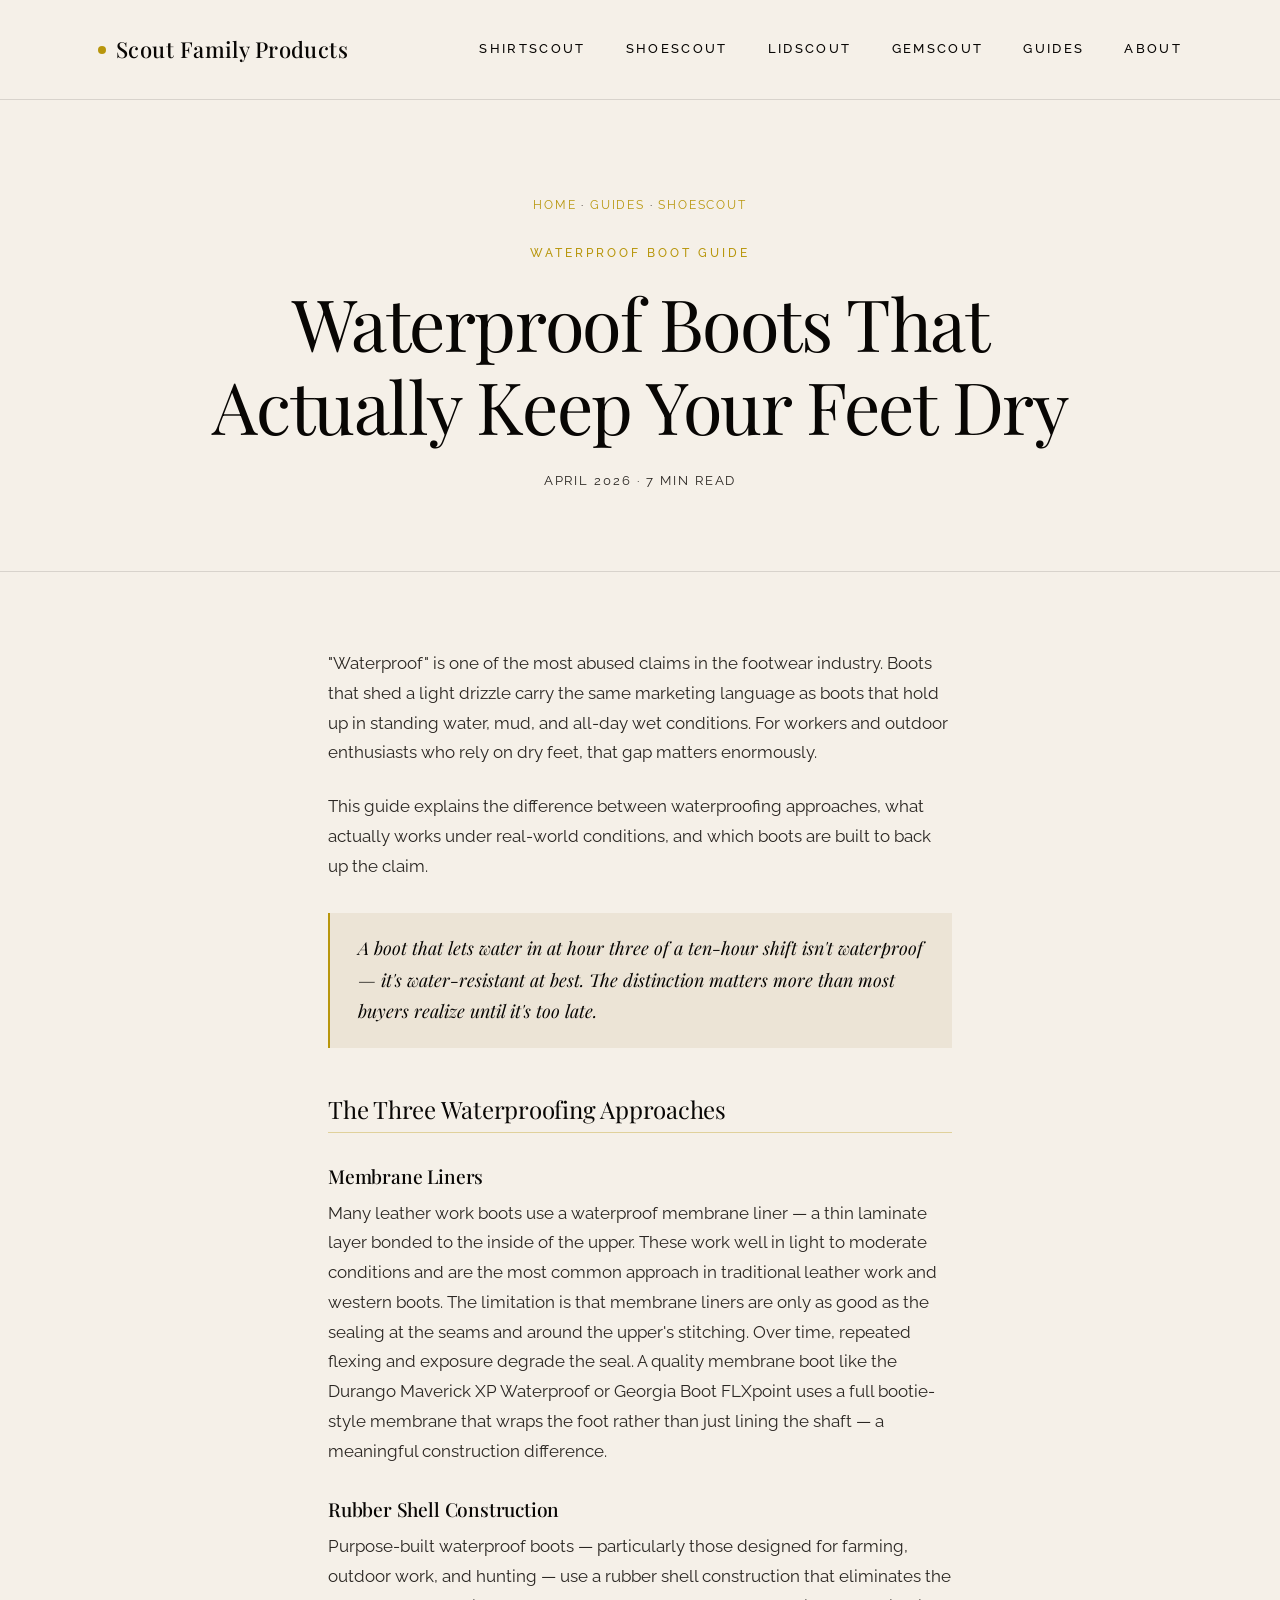
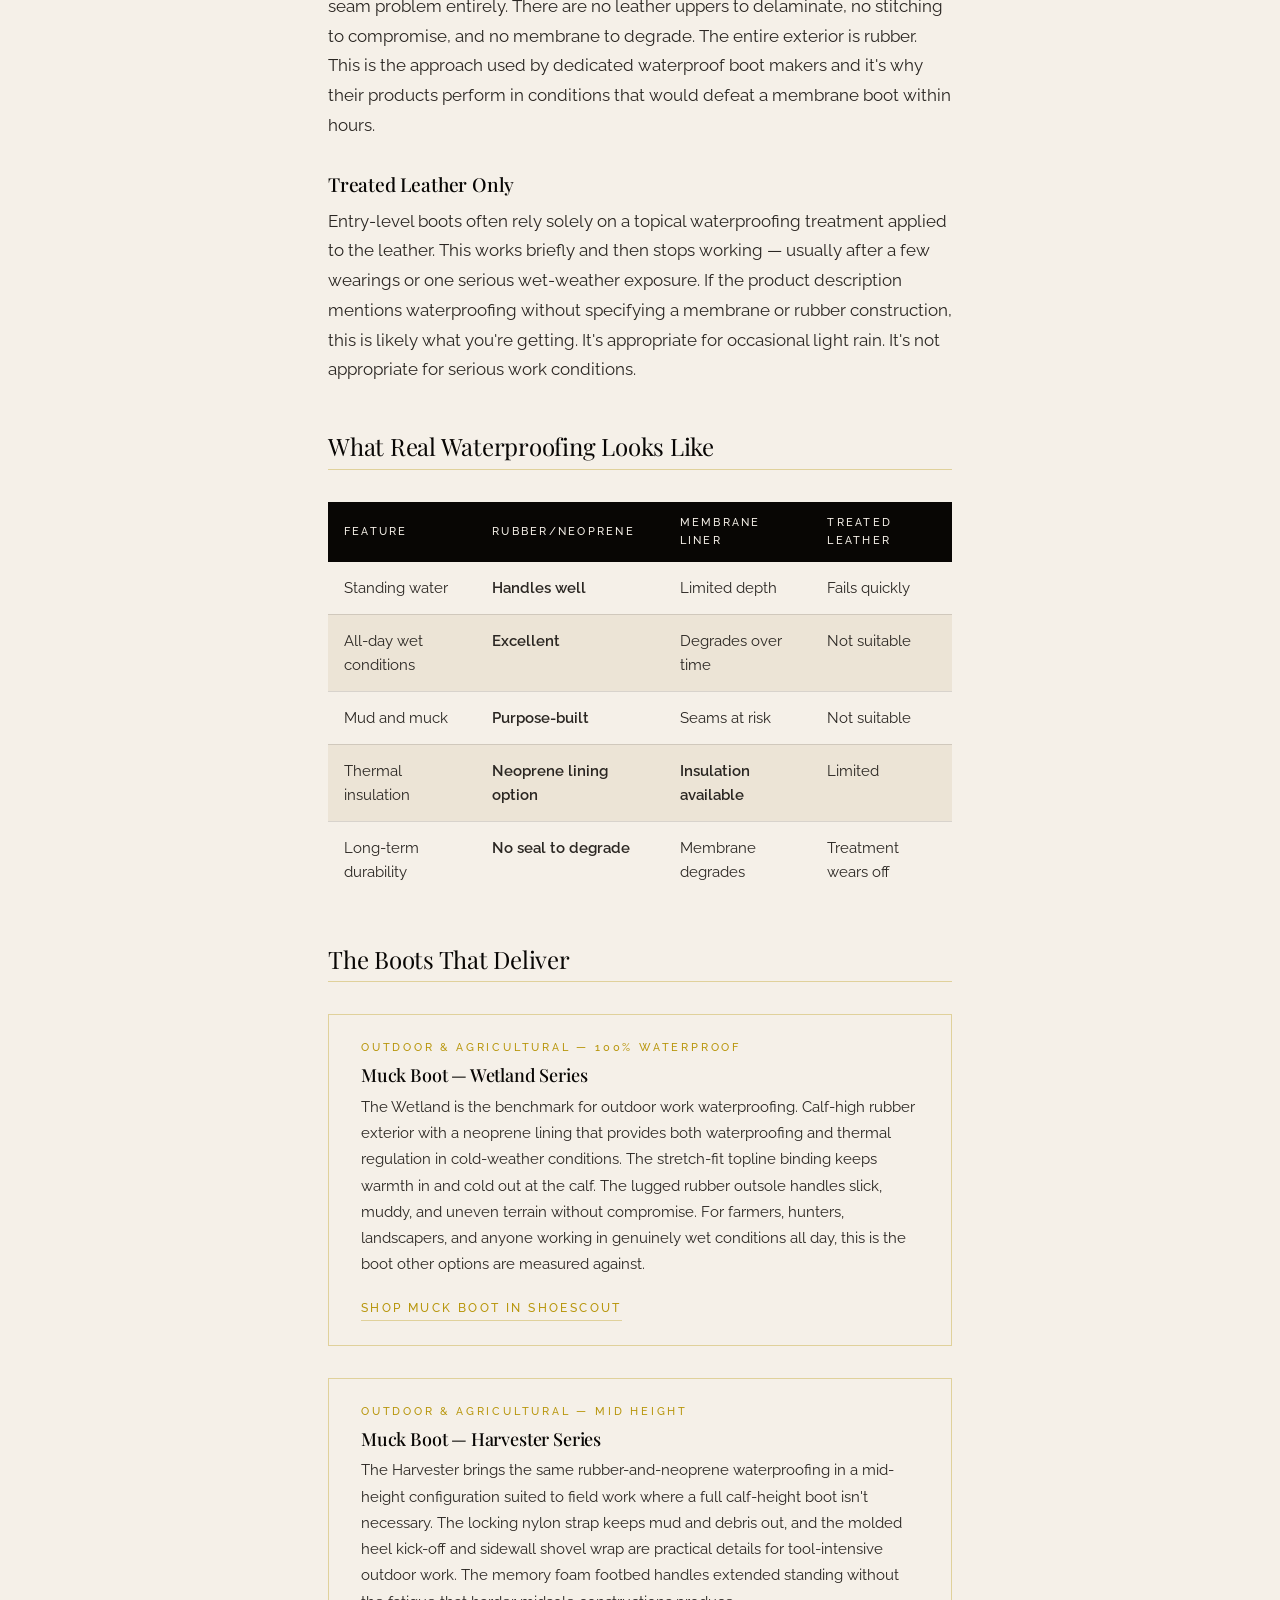
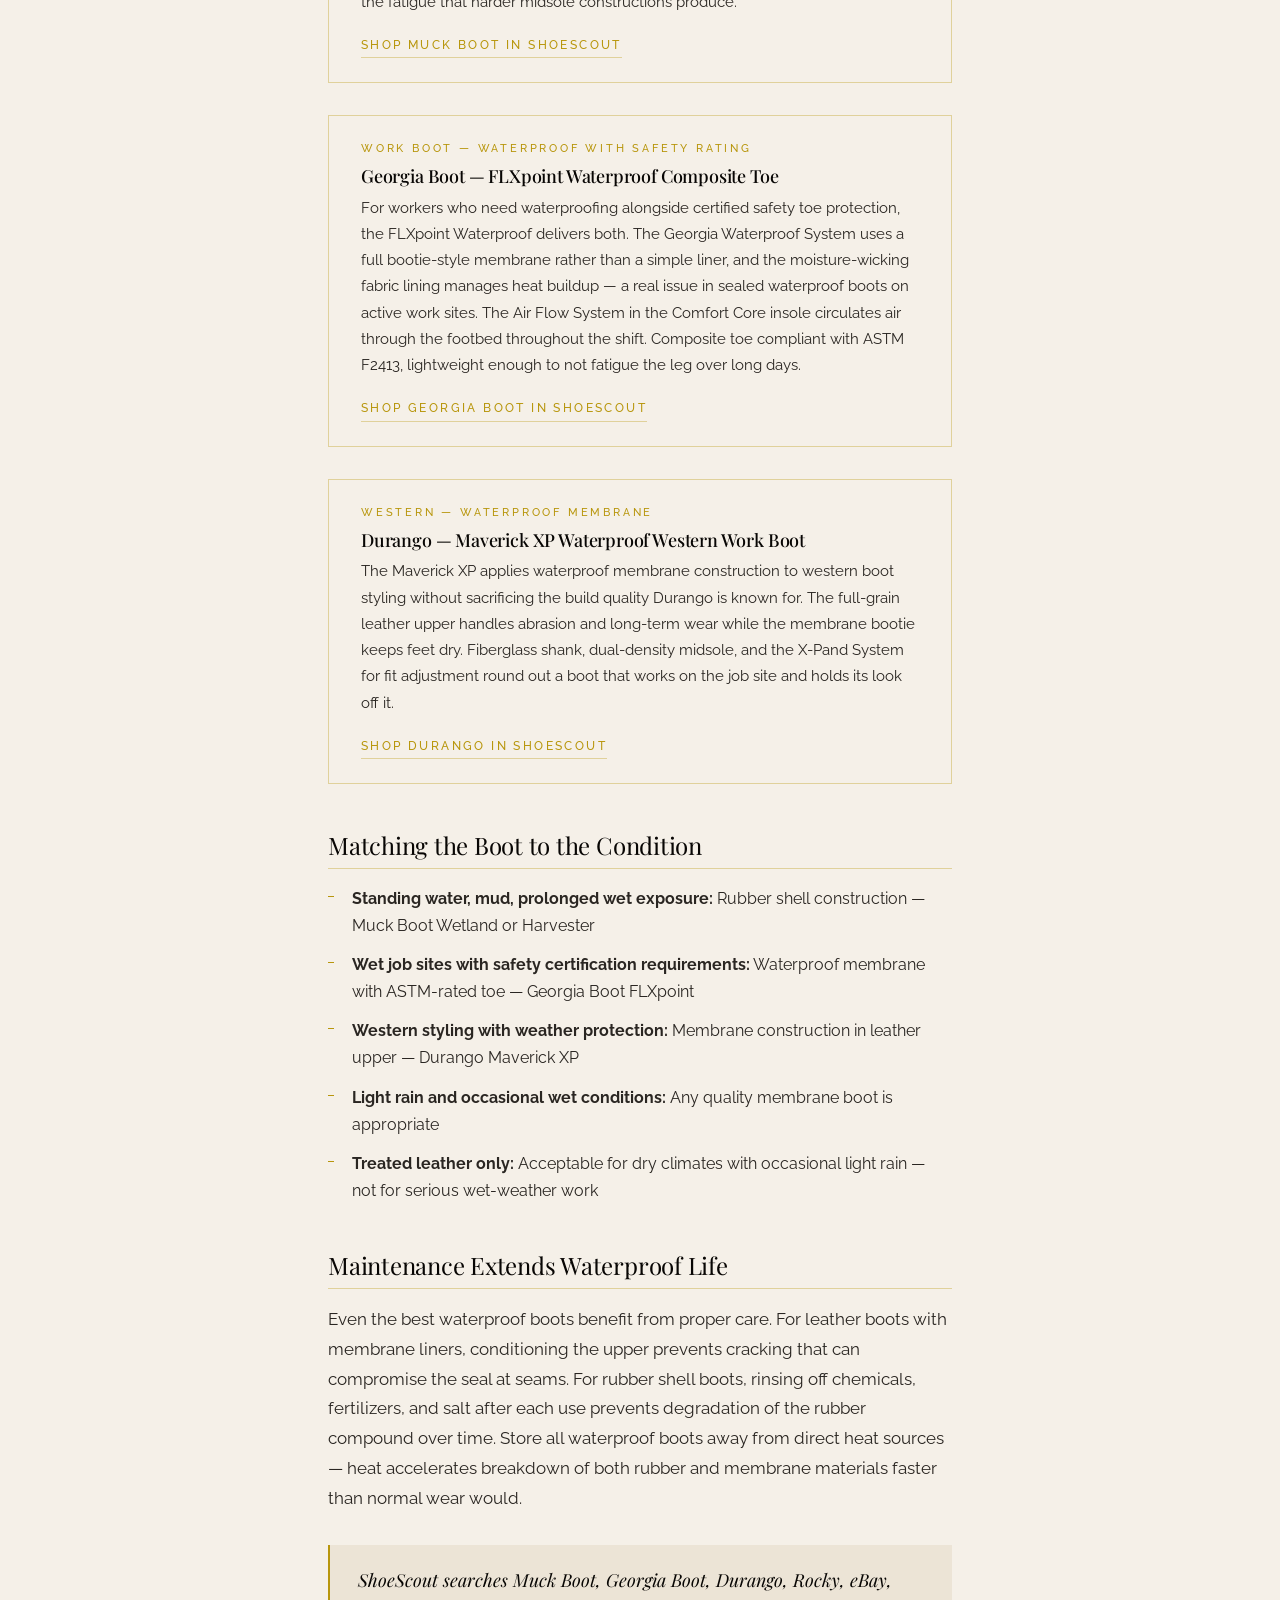
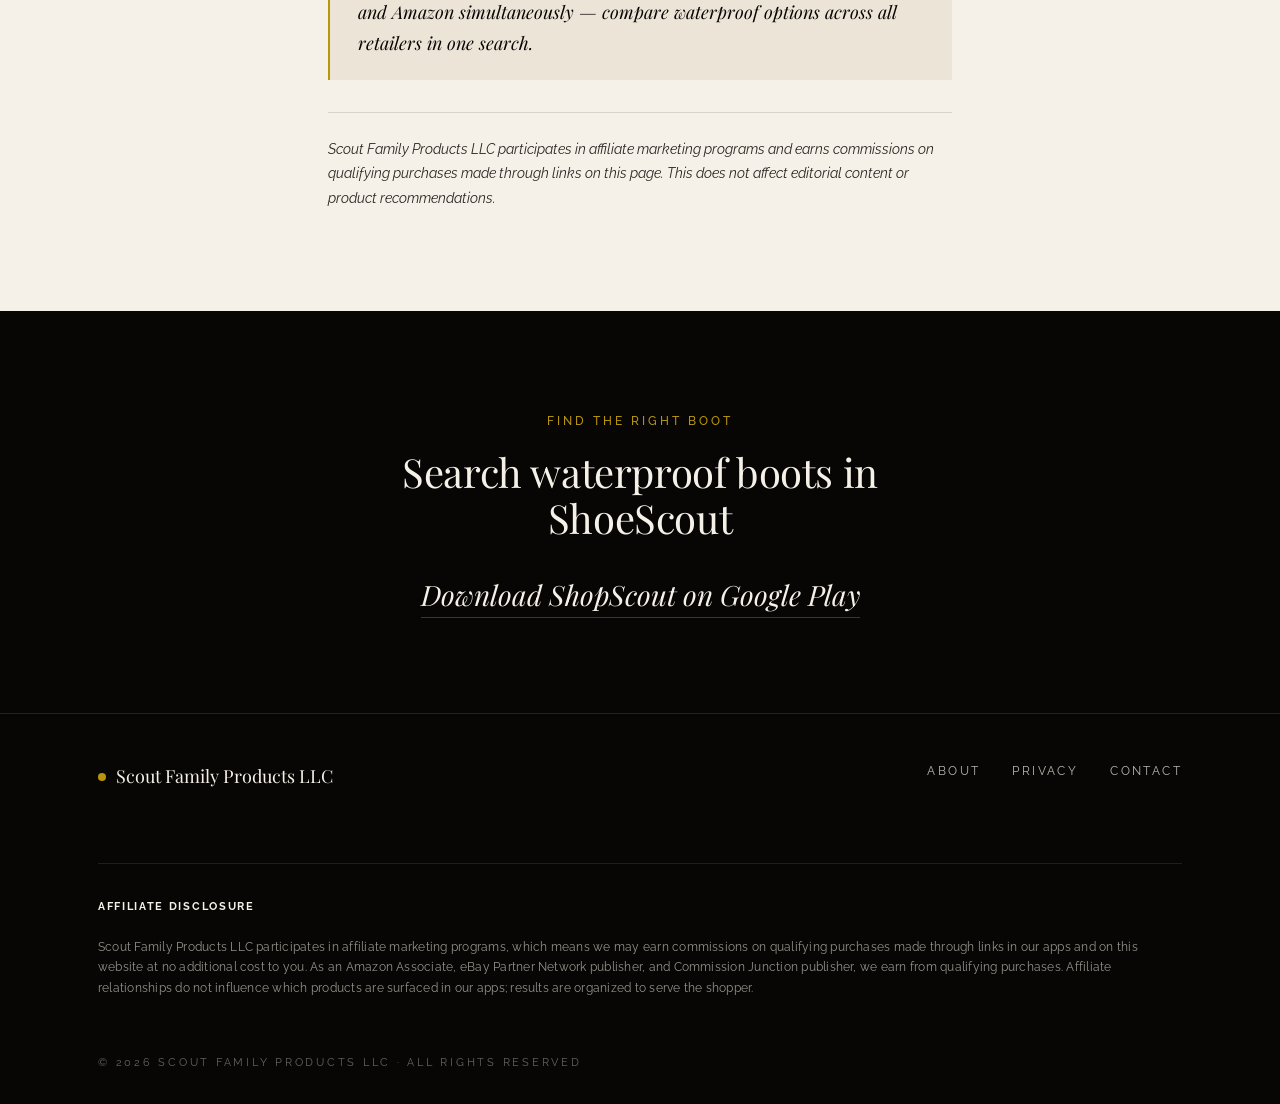
<file: waterproof-boots-guide.html>
<!DOCTYPE html>
<html lang="en">
<head>
  <meta charset="UTF-8">
  <meta name="viewport" content="width=device-width, initial-scale=1.0">
  <title>Waterproof Boots That Actually Keep Your Feet Dry | Scout Family Products</title>
  <meta name="description" content="Not all waterproof boots live up to the claim. Here's what real waterproofing looks like, what to avoid, and which boots hold up when conditions get serious.">
  <link rel="stylesheet" href="/styles.css">
  <link rel="icon" type="image/svg+xml" href="data:image/svg+xml,%3Csvg xmlns='http://www.w3.org/2000/svg' viewBox='0 0 32 32'%3E%3Ccircle cx='16' cy='16' r='6' fill='%23B8960C'/%3E%3C/svg%3E">
  <style>
    .article-hero { padding: clamp(4rem, 8vw, 6rem) 0 clamp(2rem, 4vw, 3rem); text-align: center; border-bottom: 1px solid var(--hairline); }
    .article-body { max-width: 720px; margin: 0 auto; padding: clamp(3rem, 6vw, 5rem) var(--gutter); }
    .article-body h2 { font-size: 1.5rem; margin-top: 3rem; margin-bottom: 1rem; padding-bottom: 0.5rem; border-bottom: 1px solid var(--hairline-gold); }
    .article-body h3 { font-size: 1.2rem; margin-top: 2rem; margin-bottom: 0.75rem; }
    .article-body p { margin-bottom: 1.5rem; }
    .article-body ul { list-style: none; margin-bottom: 1.5rem; padding-left: 0; }
    .article-body ul li { position: relative; padding-left: 1.5rem; margin-bottom: 0.75rem; color: var(--black-soft); line-height: 1.7; }
    .article-body ul li::before { content: ''; position: absolute; left: 0; top: 0.7em; width: 6px; height: 1px; background: var(--gold); }
    .callout { border-left: 2px solid var(--gold); padding: 1.25rem 1.75rem; margin: 2rem 0; background: var(--cream-deep); }
    .callout p { margin: 0; font-family: var(--display); font-style: italic; font-size: 1.125rem; color: var(--black); }
    .product-mention { border: 1px solid var(--hairline-gold); padding: 1.5rem 2rem; margin: 2rem 0; }
    .product-mention .pm-label { font-size: 0.7rem; letter-spacing: 0.25em; text-transform: uppercase; color: var(--gold); font-weight: 500; margin-bottom: 0.5rem; }
    .product-mention h4 { font-family: var(--display); font-size: 1.125rem; font-weight: 500; margin-bottom: 0.5rem; }
    .product-mention p { font-size: 0.9375rem; margin-bottom: 1rem; }
    .pm-link { display: inline-flex; align-items: center; gap: 0.5rem; font-size: 0.75rem; letter-spacing: 0.2em; text-transform: uppercase; font-weight: 500; color: var(--gold); border-bottom: 1px solid var(--hairline-gold); padding-bottom: 2px; }
    .article-meta { font-size: 0.8125rem; letter-spacing: 0.15em; text-transform: uppercase; color: var(--black-soft); margin-bottom: 2rem; }
    .breadcrumb { font-size: 0.75rem; letter-spacing: 0.15em; text-transform: uppercase; color: var(--black-soft); margin-bottom: 1.5rem; }
    .breadcrumb a { color: var(--gold); }
    .comparison-table { width: 100%; border-collapse: collapse; margin: 2rem 0; font-size: 0.9375rem; }
    .comparison-table th { font-family: var(--body); font-size: 0.7rem; letter-spacing: 0.2em; text-transform: uppercase; font-weight: 500; padding: 0.75rem 1rem; background: var(--black); color: var(--cream); text-align: left; }
    .comparison-table td { padding: 0.875rem 1rem; border-bottom: 1px solid var(--hairline); color: var(--black-soft); vertical-align: top; }
    .comparison-table tr:last-child td { border-bottom: none; }
    .comparison-table tr:nth-child(even) td { background: var(--cream-deep); }
    .tick { color: var(--gold); font-weight: 600; }
    .cross { color: #999; }
  </style>
</head>
<body>

  <header class="site-header">
    <div class="container">
      <a href="/" class="brand">
        <span class="brand-mark"></span>Scout Family Products
      </a>
      <nav class="nav">
        <a href="/shirtscout.html">ShirtScout</a>
        <a href="/shoescout.html">ShoeScout</a>
        <a href="/lidscout.html">LidScout</a>
        <a href="/gemscout.html">GemScout</a>
        <a href="/guides.html">Guides</a>
        <a href="/about.html">About</a>
      </nav>
    </div>
  </header>

  <main>

    <div class="article-hero">
      <div class="container">
        <div class="breadcrumb"><a href="/">Home</a> · <a href="/guides.html">Guides</a> · <a href="/shoescout.html">ShoeScout</a></div>
        <span class="eyebrow">Waterproof Boot Guide</span>
        <h1 style="max-width: 22ch; margin: 1rem auto 1.5rem;">Waterproof Boots That Actually Keep Your Feet Dry</h1>
        <div class="article-meta">April 2026 · 7 min read</div>
      </div>
    </div>

    <div class="article-body">

      <p>"Waterproof" is one of the most abused claims in the footwear industry. Boots that shed a light drizzle carry the same marketing language as boots that hold up in standing water, mud, and all-day wet conditions. For workers and outdoor enthusiasts who rely on dry feet, that gap matters enormously.</p>

      <p>This guide explains the difference between waterproofing approaches, what actually works under real-world conditions, and which boots are built to back up the claim.</p>

      <div class="callout">
        <p>A boot that lets water in at hour three of a ten-hour shift isn't waterproof — it's water-resistant at best. The distinction matters more than most buyers realize until it's too late.</p>
      </div>

      <h2>The Three Waterproofing Approaches</h2>

      <h3>Membrane Liners</h3>
      <p>Many leather work boots use a waterproof membrane liner — a thin laminate layer bonded to the inside of the upper. These work well in light to moderate conditions and are the most common approach in traditional leather work and western boots. The limitation is that membrane liners are only as good as the sealing at the seams and around the upper's stitching. Over time, repeated flexing and exposure degrade the seal. A quality membrane boot like the Durango Maverick XP Waterproof or Georgia Boot FLXpoint uses a full bootie-style membrane that wraps the foot rather than just lining the shaft — a meaningful construction difference.</p>

      <h3>Rubber Shell Construction</h3>
      <p>Purpose-built waterproof boots — particularly those designed for farming, outdoor work, and hunting — use a rubber shell construction that eliminates the seam problem entirely. There are no leather uppers to delaminate, no stitching to compromise, and no membrane to degrade. The entire exterior is rubber. This is the approach used by dedicated waterproof boot makers and it's why their products perform in conditions that would defeat a membrane boot within hours.</p>

      <h3>Treated Leather Only</h3>
      <p>Entry-level boots often rely solely on a topical waterproofing treatment applied to the leather. This works briefly and then stops working — usually after a few wearings or one serious wet-weather exposure. If the product description mentions waterproofing without specifying a membrane or rubber construction, this is likely what you're getting. It's appropriate for occasional light rain. It's not appropriate for serious work conditions.</p>

      <h2>What Real Waterproofing Looks Like</h2>

      <table class="comparison-table">
        <thead>
          <tr>
            <th>Feature</th>
            <th>Rubber/Neoprene</th>
            <th>Membrane Liner</th>
            <th>Treated Leather</th>
          </tr>
        </thead>
        <tbody>
          <tr>
            <td>Standing water</td>
            <td class="tick">Handles well</td>
            <td class="cross">Limited depth</td>
            <td class="cross">Fails quickly</td>
          </tr>
          <tr>
            <td>All-day wet conditions</td>
            <td class="tick">Excellent</td>
            <td class="cross">Degrades over time</td>
            <td class="cross">Not suitable</td>
          </tr>
          <tr>
            <td>Mud and muck</td>
            <td class="tick">Purpose-built</td>
            <td class="cross">Seams at risk</td>
            <td class="cross">Not suitable</td>
          </tr>
          <tr>
            <td>Thermal insulation</td>
            <td class="tick">Neoprene lining option</td>
            <td class="tick">Insulation available</td>
            <td class="cross">Limited</td>
          </tr>
          <tr>
            <td>Long-term durability</td>
            <td class="tick">No seal to degrade</td>
            <td class="cross">Membrane degrades</td>
            <td class="cross">Treatment wears off</td>
          </tr>
        </tbody>
      </table>

      <h2>The Boots That Deliver</h2>

      <div class="product-mention">
        <div class="pm-label">Outdoor &amp; Agricultural — 100% Waterproof</div>
        <h4>Muck Boot — Wetland Series</h4>
        <p>The Wetland is the benchmark for outdoor work waterproofing. Calf-high rubber exterior with a neoprene lining that provides both waterproofing and thermal regulation in cold-weather conditions. The stretch-fit topline binding keeps warmth in and cold out at the calf. The lugged rubber outsole handles slick, muddy, and uneven terrain without compromise. For farmers, hunters, landscapers, and anyone working in genuinely wet conditions all day, this is the boot other options are measured against.</p>
        <a href="https://play.google.com/store/apps/details?id=com.scoutfamilyproducts.shopscout" class="pm-link" target="_blank" rel="noopener">Shop Muck Boot in ShoeScout</a>
      </div>

      <div class="product-mention">
        <div class="pm-label">Outdoor &amp; Agricultural — Mid Height</div>
        <h4>Muck Boot — Harvester Series</h4>
        <p>The Harvester brings the same rubber-and-neoprene waterproofing in a mid-height configuration suited to field work where a full calf-height boot isn't necessary. The locking nylon strap keeps mud and debris out, and the molded heel kick-off and sidewall shovel wrap are practical details for tool-intensive outdoor work. The memory foam footbed handles extended standing without the fatigue that harder midsole constructions produce.</p>
        <a href="https://play.google.com/store/apps/details?id=com.scoutfamilyproducts.shopscout" class="pm-link" target="_blank" rel="noopener">Shop Muck Boot in ShoeScout</a>
      </div>

      <div class="product-mention">
        <div class="pm-label">Work Boot — Waterproof with Safety Rating</div>
        <h4>Georgia Boot — FLXpoint Waterproof Composite Toe</h4>
        <p>For workers who need waterproofing alongside certified safety toe protection, the FLXpoint Waterproof delivers both. The Georgia Waterproof System uses a full bootie-style membrane rather than a simple liner, and the moisture-wicking fabric lining manages heat buildup — a real issue in sealed waterproof boots on active work sites. The Air Flow System in the Comfort Core insole circulates air through the footbed throughout the shift. Composite toe compliant with ASTM F2413, lightweight enough to not fatigue the leg over long days.</p>
        <a href="https://play.google.com/store/apps/details?id=com.scoutfamilyproducts.shopscout" class="pm-link" target="_blank" rel="noopener">Shop Georgia Boot in ShoeScout</a>
      </div>

      <div class="product-mention">
        <div class="pm-label">Western — Waterproof Membrane</div>
        <h4>Durango — Maverick XP Waterproof Western Work Boot</h4>
        <p>The Maverick XP applies waterproof membrane construction to western boot styling without sacrificing the build quality Durango is known for. The full-grain leather upper handles abrasion and long-term wear while the membrane bootie keeps feet dry. Fiberglass shank, dual-density midsole, and the X-Pand System for fit adjustment round out a boot that works on the job site and holds its look off it.</p>
        <a href="https://play.google.com/store/apps/details?id=com.scoutfamilyproducts.shopscout" class="pm-link" target="_blank" rel="noopener">Shop Durango in ShoeScout</a>
      </div>

      <h2>Matching the Boot to the Condition</h2>

      <ul>
        <li><strong>Standing water, mud, prolonged wet exposure:</strong> Rubber shell construction — Muck Boot Wetland or Harvester</li>
        <li><strong>Wet job sites with safety certification requirements:</strong> Waterproof membrane with ASTM-rated toe — Georgia Boot FLXpoint</li>
        <li><strong>Western styling with weather protection:</strong> Membrane construction in leather upper — Durango Maverick XP</li>
        <li><strong>Light rain and occasional wet conditions:</strong> Any quality membrane boot is appropriate</li>
        <li><strong>Treated leather only:</strong> Acceptable for dry climates with occasional light rain — not for serious wet-weather work</li>
      </ul>

      <h2>Maintenance Extends Waterproof Life</h2>
      <p>Even the best waterproof boots benefit from proper care. For leather boots with membrane liners, conditioning the upper prevents cracking that can compromise the seal at seams. For rubber shell boots, rinsing off chemicals, fertilizers, and salt after each use prevents degradation of the rubber compound over time. Store all waterproof boots away from direct heat sources — heat accelerates breakdown of both rubber and membrane materials faster than normal wear would.</p>

      <div class="callout">
        <p>ShoeScout searches Muck Boot, Georgia Boot, Durango, Rocky, eBay, and Amazon simultaneously — compare waterproof options across all retailers in one search.</p>
      </div>

      <p style="font-size: 0.875rem; color: var(--black-soft); border-top: 1px solid var(--hairline); padding-top: 1.5rem; margin-top: 2rem;"><em>Scout Family Products LLC participates in affiliate marketing programs and earns commissions on qualifying purchases made through links on this page. This does not affect editorial content or product recommendations.</em></p>

    </div>

  </main>

  <section class="contact">
    <div class="container">
      <span class="eyebrow">Find the right boot</span>
      <h2>Search waterproof boots in ShoeScout</h2>
      <a href="https://play.google.com/store/apps/details?id=com.scoutfamilyproducts.shopscout" class="email" target="_blank" rel="noopener">Download ShopScout on Google Play</a>
    </div>
  </section>

  <footer class="site-footer">
    <div class="container">
      <div class="footer-brand">
        <span class="brand-mark"></span>Scout Family Products LLC
      </div>
      <nav class="footer-nav">
        <a href="/about.html">About</a>
        <a href="/privacy.html">Privacy</a>
        <a href="mailto:scoutfamilyproducts@gmail.com">Contact</a>
      </nav>
      <div class="disclosure">
        <strong style="color: var(--cream); letter-spacing: 0.15em; text-transform: uppercase; font-size: 0.7rem;">Affiliate Disclosure</strong><br><br>
        Scout Family Products LLC participates in affiliate marketing programs, which means we may earn commissions on qualifying purchases made through links in our apps and on this website at no additional cost to you. As an Amazon Associate, eBay Partner Network publisher, and Commission Junction publisher, we earn from qualifying purchases. Affiliate relationships do not influence which products are surfaced in our apps; results are organized to serve the shopper.
      </div>
      <div class="copyright">© 2026 Scout Family Products LLC · All rights reserved</div>
    </div>
  </footer>

  <script type="text/javascript" src="https://s.skimresources.com/js/302499X1790499.skimlinks.js"></script>
</body>
</html>
</file>
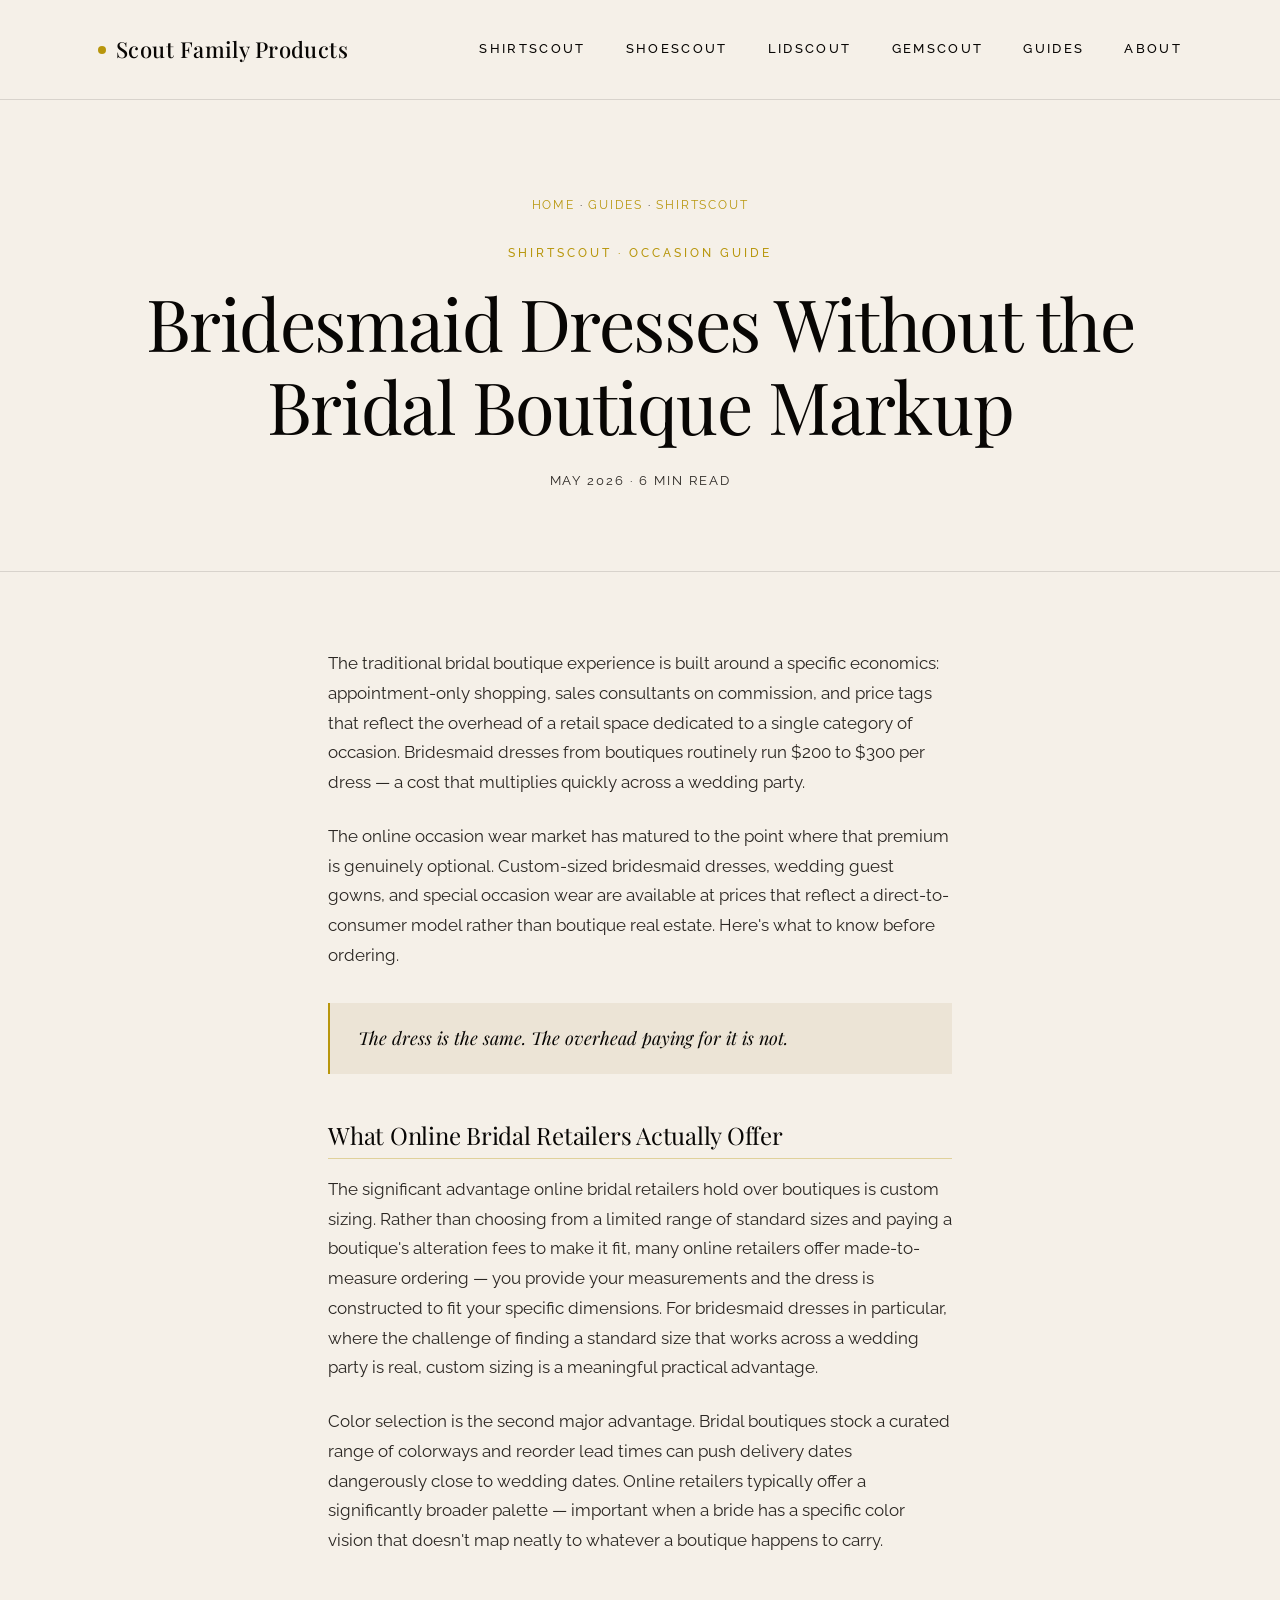
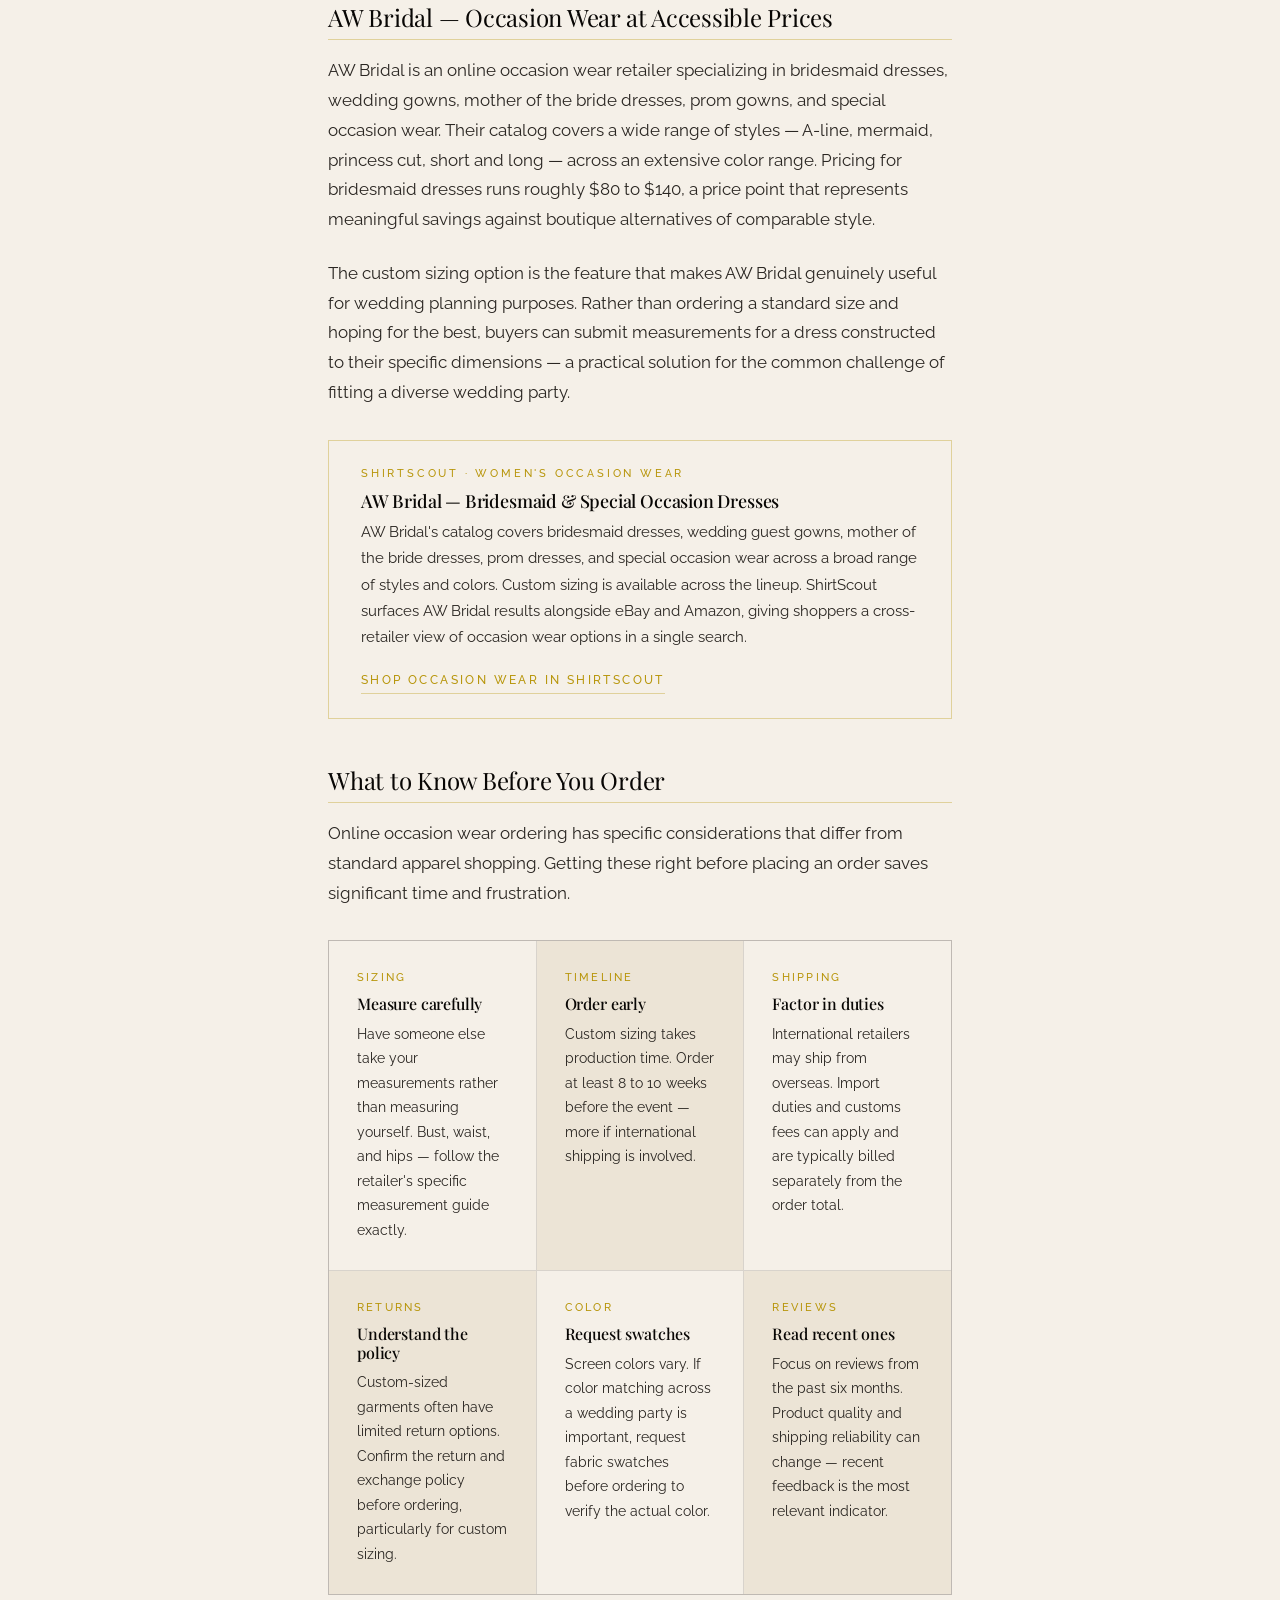
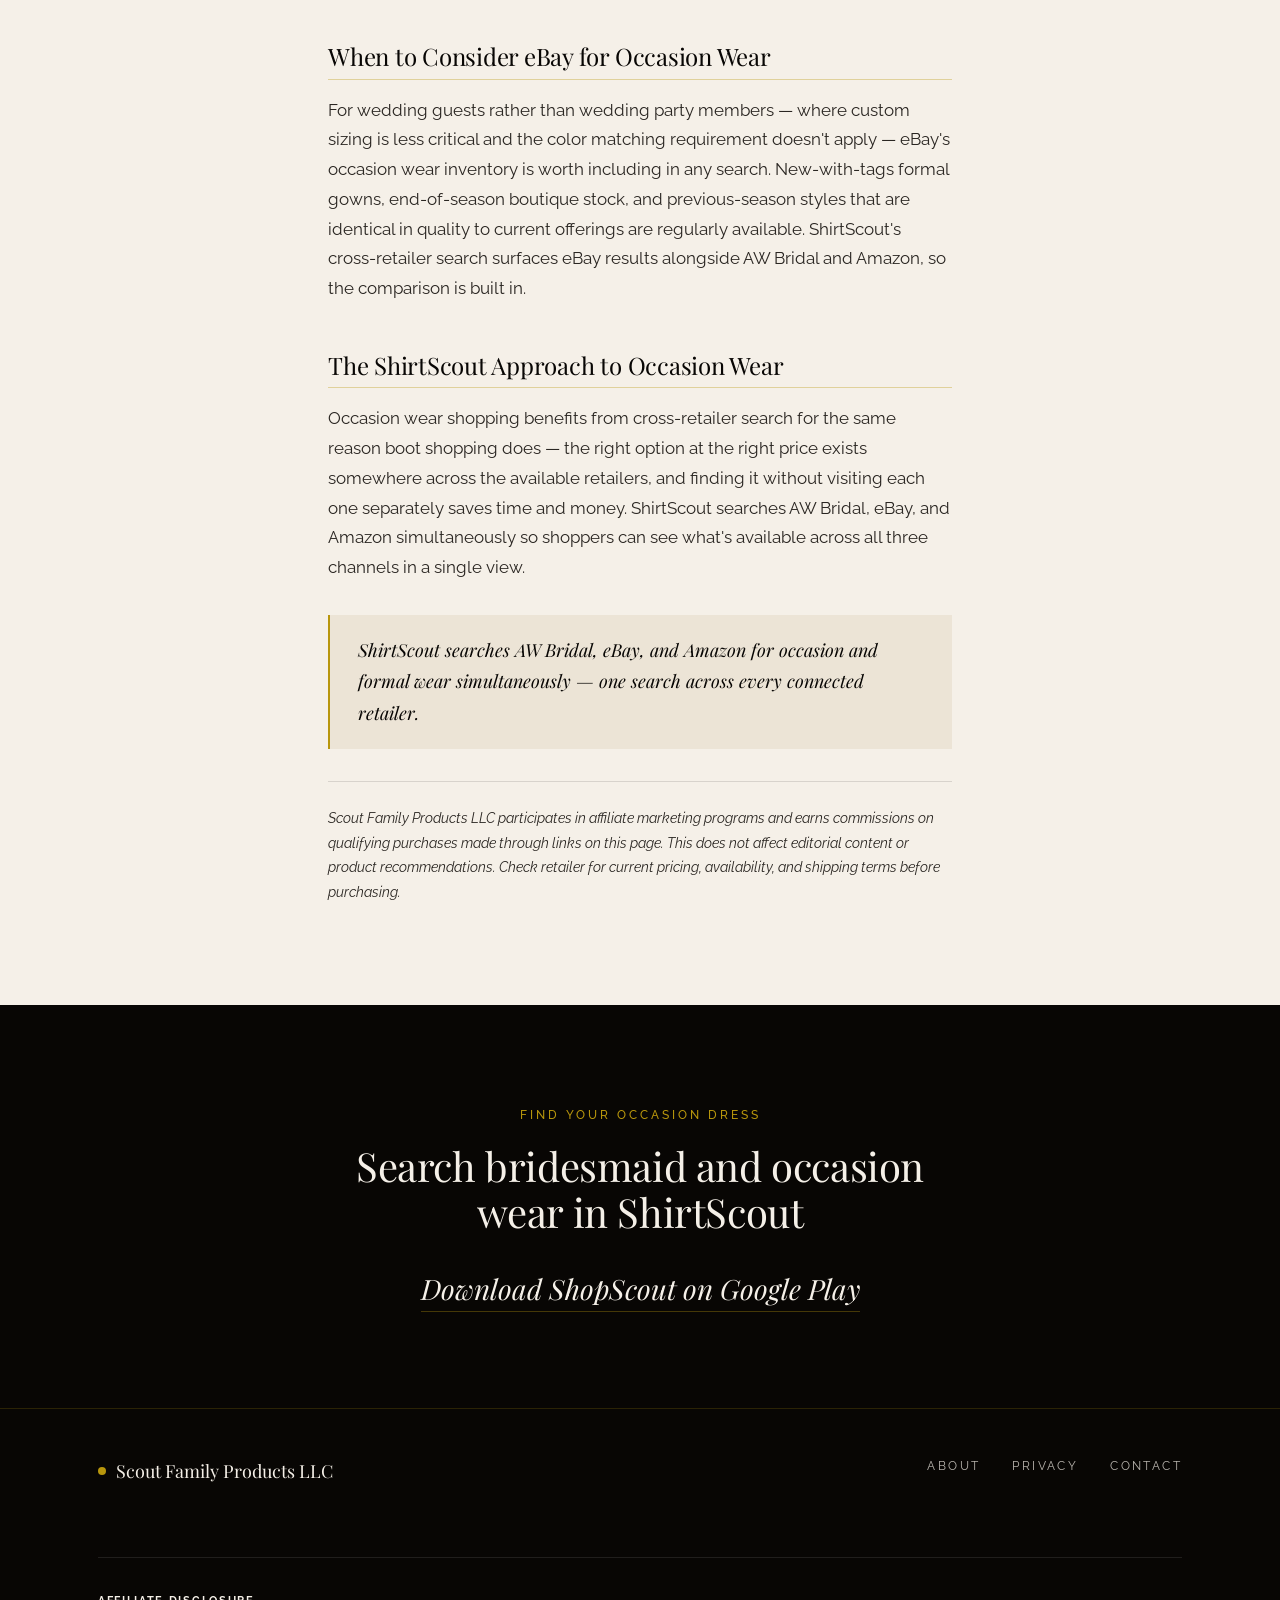
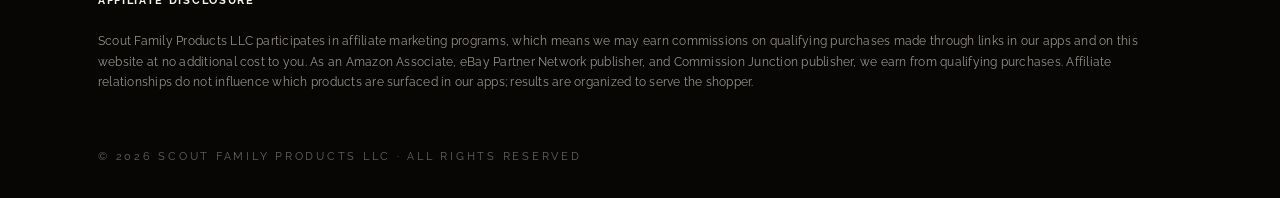
<file: wedding-guest-shirts.html>
<!DOCTYPE html>
<html lang="en">
<head>
  <meta charset="UTF-8">
  <meta name="viewport" content="width=device-width, initial-scale=1.0">
  <title>Bridesmaid Dresses Without the Bridal Boutique Markup | Scout Family Products</title>
  <meta name="description" content="Bridal boutiques charge a premium for bridesmaid dresses. AW Bridal offers custom-sized occasion gowns at prices that make significantly more sense. Here's what to know before you order.">
  <link rel="stylesheet" href="/styles.css">
  <link rel="icon" type="image/svg+xml" href="data:image/svg+xml,%3Csvg xmlns='http://www.w3.org/2000/svg' viewBox='0 0 32 32'%3E%3Ccircle cx='16' cy='16' r='6' fill='%23B8960C'/%3E%3C/svg%3E">
  <style>
    .article-hero { padding: clamp(4rem, 8vw, 6rem) 0 clamp(2rem, 4vw, 3rem); text-align: center; border-bottom: 1px solid var(--hairline); }
    .article-body { max-width: 720px; margin: 0 auto; padding: clamp(3rem, 6vw, 5rem) var(--gutter); }
    .article-body h2 { font-size: 1.5rem; margin-top: 3rem; margin-bottom: 1rem; padding-bottom: 0.5rem; border-bottom: 1px solid var(--hairline-gold); }
    .article-body h3 { font-size: 1.2rem; margin-top: 2rem; margin-bottom: 0.75rem; }
    .article-body p { margin-bottom: 1.5rem; }
    .article-body ul { list-style: none; margin-bottom: 1.5rem; padding-left: 0; }
    .article-body ul li { position: relative; padding-left: 1.5rem; margin-bottom: 0.75rem; color: var(--black-soft); line-height: 1.7; }
    .article-body ul li::before { content: ''; position: absolute; left: 0; top: 0.7em; width: 6px; height: 1px; background: var(--gold); }
    .callout { border-left: 2px solid var(--gold); padding: 1.25rem 1.75rem; margin: 2rem 0; background: var(--cream-deep); }
    .callout p { margin: 0; font-family: var(--display); font-style: italic; font-size: 1.125rem; color: var(--black); }
    .product-mention { border: 1px solid var(--hairline-gold); padding: 1.5rem 2rem; margin: 2rem 0; }
    .product-mention .pm-label { font-size: 0.7rem; letter-spacing: 0.25em; text-transform: uppercase; color: var(--gold); font-weight: 500; margin-bottom: 0.5rem; }
    .product-mention h4 { font-family: var(--display); font-size: 1.125rem; font-weight: 500; margin-bottom: 0.5rem; }
    .product-mention p { font-size: 0.9375rem; margin-bottom: 1rem; }
    .pm-link { display: inline-flex; align-items: center; gap: 0.5rem; font-size: 0.75rem; letter-spacing: 0.2em; text-transform: uppercase; font-weight: 500; color: var(--gold); border-bottom: 1px solid var(--hairline-gold); padding-bottom: 2px; }
    .article-meta { font-size: 0.8125rem; letter-spacing: 0.15em; text-transform: uppercase; color: var(--black-soft); margin-bottom: 2rem; }
    .breadcrumb { font-size: 0.75rem; letter-spacing: 0.15em; text-transform: uppercase; color: var(--black-soft); margin-bottom: 1.5rem; }
    .breadcrumb a { color: var(--gold); }
    .tip-grid { display: grid; grid-template-columns: repeat(auto-fit, minmax(200px, 1fr)); gap: 1px; background: var(--hairline); border: 1px solid var(--hairline); margin: 2rem 0; }
    .tip-item { background: var(--cream); padding: 1.75rem; }
    .tip-item.alt { background: var(--cream-deep); }
    .tip-item .tip-label { font-size: 0.7rem; letter-spacing: 0.2em; text-transform: uppercase; color: var(--gold); font-weight: 500; margin-bottom: 0.5rem; }
    .tip-item h4 { font-family: var(--display); font-size: 1rem; margin-bottom: 0.5rem; }
    .tip-item p { font-size: 0.875rem; margin: 0; color: var(--black-soft); }
  </style>
</head>
<body>

  <header class="site-header">
    <div class="container">
      <a href="/" class="brand">
        <span class="brand-mark"></span>Scout Family Products
      </a>
      <nav class="nav">
        <a href="/shirtscout.html">ShirtScout</a>
        <a href="/shoescout.html">ShoeScout</a>
        <a href="/lidscout.html">LidScout</a>
        <a href="/gemscout.html">GemScout</a>
        <a href="/guides.html">Guides</a>
        <a href="/about.html">About</a>
      </nav>
    </div>
  </header>

  <main>

    <div class="article-hero">
      <div class="container">
        <div class="breadcrumb"><a href="/">Home</a> · <a href="/guides.html">Guides</a> · <a href="/shirtscout.html">ShirtScout</a></div>
        <span class="eyebrow">ShirtScout · Occasion Guide</span>
        <h1 style="max-width: 26ch; margin: 1rem auto 1.5rem;">Bridesmaid Dresses Without the Bridal Boutique Markup</h1>
        <div class="article-meta">May 2026 · 6 min read</div>
      </div>
    </div>

    <div class="article-body">

      <p>The traditional bridal boutique experience is built around a specific economics: appointment-only shopping, sales consultants on commission, and price tags that reflect the overhead of a retail space dedicated to a single category of occasion. Bridesmaid dresses from boutiques routinely run $200 to $300 per dress — a cost that multiplies quickly across a wedding party.</p>

      <p>The online occasion wear market has matured to the point where that premium is genuinely optional. Custom-sized bridesmaid dresses, wedding guest gowns, and special occasion wear are available at prices that reflect a direct-to-consumer model rather than boutique real estate. Here's what to know before ordering.</p>

      <div class="callout">
        <p>The dress is the same. The overhead paying for it is not.</p>
      </div>

      <h2>What Online Bridal Retailers Actually Offer</h2>

      <p>The significant advantage online bridal retailers hold over boutiques is custom sizing. Rather than choosing from a limited range of standard sizes and paying a boutique's alteration fees to make it fit, many online retailers offer made-to-measure ordering — you provide your measurements and the dress is constructed to fit your specific dimensions. For bridesmaid dresses in particular, where the challenge of finding a standard size that works across a wedding party is real, custom sizing is a meaningful practical advantage.</p>

      <p>Color selection is the second major advantage. Bridal boutiques stock a curated range of colorways and reorder lead times can push delivery dates dangerously close to wedding dates. Online retailers typically offer a significantly broader palette — important when a bride has a specific color vision that doesn't map neatly to whatever a boutique happens to carry.</p>

      <h2>AW Bridal — Occasion Wear at Accessible Prices</h2>

      <p>AW Bridal is an online occasion wear retailer specializing in bridesmaid dresses, wedding gowns, mother of the bride dresses, prom gowns, and special occasion wear. Their catalog covers a wide range of styles — A-line, mermaid, princess cut, short and long — across an extensive color range. Pricing for bridesmaid dresses runs roughly $80 to $140, a price point that represents meaningful savings against boutique alternatives of comparable style.</p>

      <p>The custom sizing option is the feature that makes AW Bridal genuinely useful for wedding planning purposes. Rather than ordering a standard size and hoping for the best, buyers can submit measurements for a dress constructed to their specific dimensions — a practical solution for the common challenge of fitting a diverse wedding party.</p>

      <div class="product-mention">
        <div class="pm-label">ShirtScout · Women's Occasion Wear</div>
        <h4>AW Bridal — Bridesmaid &amp; Special Occasion Dresses</h4>
        <p>AW Bridal's catalog covers bridesmaid dresses, wedding guest gowns, mother of the bride dresses, prom dresses, and special occasion wear across a broad range of styles and colors. Custom sizing is available across the lineup. ShirtScout surfaces AW Bridal results alongside eBay and Amazon, giving shoppers a cross-retailer view of occasion wear options in a single search.</p>
        <a href="https://play.google.com/store/apps/details?id=com.scoutfamilyproducts.shopscout" class="pm-link" target="_blank" rel="noopener">Shop occasion wear in ShirtScout</a>
      </div>

      <h2>What to Know Before You Order</h2>

      <p>Online occasion wear ordering has specific considerations that differ from standard apparel shopping. Getting these right before placing an order saves significant time and frustration.</p>

      <div class="tip-grid">
        <div class="tip-item">
          <div class="tip-label">Sizing</div>
          <h4>Measure carefully</h4>
          <p>Have someone else take your measurements rather than measuring yourself. Bust, waist, and hips — follow the retailer's specific measurement guide exactly.</p>
        </div>
        <div class="tip-item alt">
          <div class="tip-label">Timeline</div>
          <h4>Order early</h4>
          <p>Custom sizing takes production time. Order at least 8 to 10 weeks before the event — more if international shipping is involved.</p>
        </div>
        <div class="tip-item">
          <div class="tip-label">Shipping</div>
          <h4>Factor in duties</h4>
          <p>International retailers may ship from overseas. Import duties and customs fees can apply and are typically billed separately from the order total.</p>
        </div>
        <div class="tip-item alt">
          <div class="tip-label">Returns</div>
          <h4>Understand the policy</h4>
          <p>Custom-sized garments often have limited return options. Confirm the return and exchange policy before ordering, particularly for custom sizing.</p>
        </div>
        <div class="tip-item">
          <div class="tip-label">Color</div>
          <h4>Request swatches</h4>
          <p>Screen colors vary. If color matching across a wedding party is important, request fabric swatches before ordering to verify the actual color.</p>
        </div>
        <div class="tip-item alt">
          <div class="tip-label">Reviews</div>
          <h4>Read recent ones</h4>
          <p>Focus on reviews from the past six months. Product quality and shipping reliability can change — recent feedback is the most relevant indicator.</p>
        </div>
      </div>

      <h2>When to Consider eBay for Occasion Wear</h2>

      <p>For wedding guests rather than wedding party members — where custom sizing is less critical and the color matching requirement doesn't apply — eBay's occasion wear inventory is worth including in any search. New-with-tags formal gowns, end-of-season boutique stock, and previous-season styles that are identical in quality to current offerings are regularly available. ShirtScout's cross-retailer search surfaces eBay results alongside AW Bridal and Amazon, so the comparison is built in.</p>

      <h2>The ShirtScout Approach to Occasion Wear</h2>

      <p>Occasion wear shopping benefits from cross-retailer search for the same reason boot shopping does — the right option at the right price exists somewhere across the available retailers, and finding it without visiting each one separately saves time and money. ShirtScout searches AW Bridal, eBay, and Amazon simultaneously so shoppers can see what's available across all three channels in a single view.</p>

      <div class="callout">
        <p>ShirtScout searches AW Bridal, eBay, and Amazon for occasion and formal wear simultaneously — one search across every connected retailer.</p>
      </div>

      <p style="font-size: 0.875rem; color: var(--black-soft); border-top: 1px solid var(--hairline); padding-top: 1.5rem; margin-top: 2rem;"><em>Scout Family Products LLC participates in affiliate marketing programs and earns commissions on qualifying purchases made through links on this page. This does not affect editorial content or product recommendations. Check retailer for current pricing, availability, and shipping terms before purchasing.</em></p>

    </div>

  </main>

  <section class="contact">
    <div class="container">
      <span class="eyebrow">Find your occasion dress</span>
      <h2>Search bridesmaid and occasion wear in ShirtScout</h2>
      <a href="https://play.google.com/store/apps/details?id=com.scoutfamilyproducts.shopscout" class="email" target="_blank" rel="noopener">Download ShopScout on Google Play</a>
    </div>
  </section>

  <footer class="site-footer">
    <div class="container">
      <div class="footer-brand">
        <span class="brand-mark"></span>Scout Family Products LLC
      </div>
      <nav class="footer-nav">
        <a href="/about.html">About</a>
        <a href="/privacy.html">Privacy</a>
        <a href="mailto:scoutfamilyproducts@gmail.com">Contact</a>
      </nav>
      <div class="disclosure">
        <strong style="color: var(--cream); letter-spacing: 0.15em; text-transform: uppercase; font-size: 0.7rem;">Affiliate Disclosure</strong><br><br>
        Scout Family Products LLC participates in affiliate marketing programs, which means we may earn commissions on qualifying purchases made through links in our apps and on this website at no additional cost to you. As an Amazon Associate, eBay Partner Network publisher, and Commission Junction publisher, we earn from qualifying purchases. Affiliate relationships do not influence which products are surfaced in our apps; results are organized to serve the shopper.
      </div>
      <div class="copyright">© 2026 Scout Family Products LLC · All rights reserved</div>
    </div>
  </footer>

  <script type="text/javascript" src="https://s.skimresources.com/js/302499X1790499.skimlinks.js"></script>
</body>
</html>
</file>
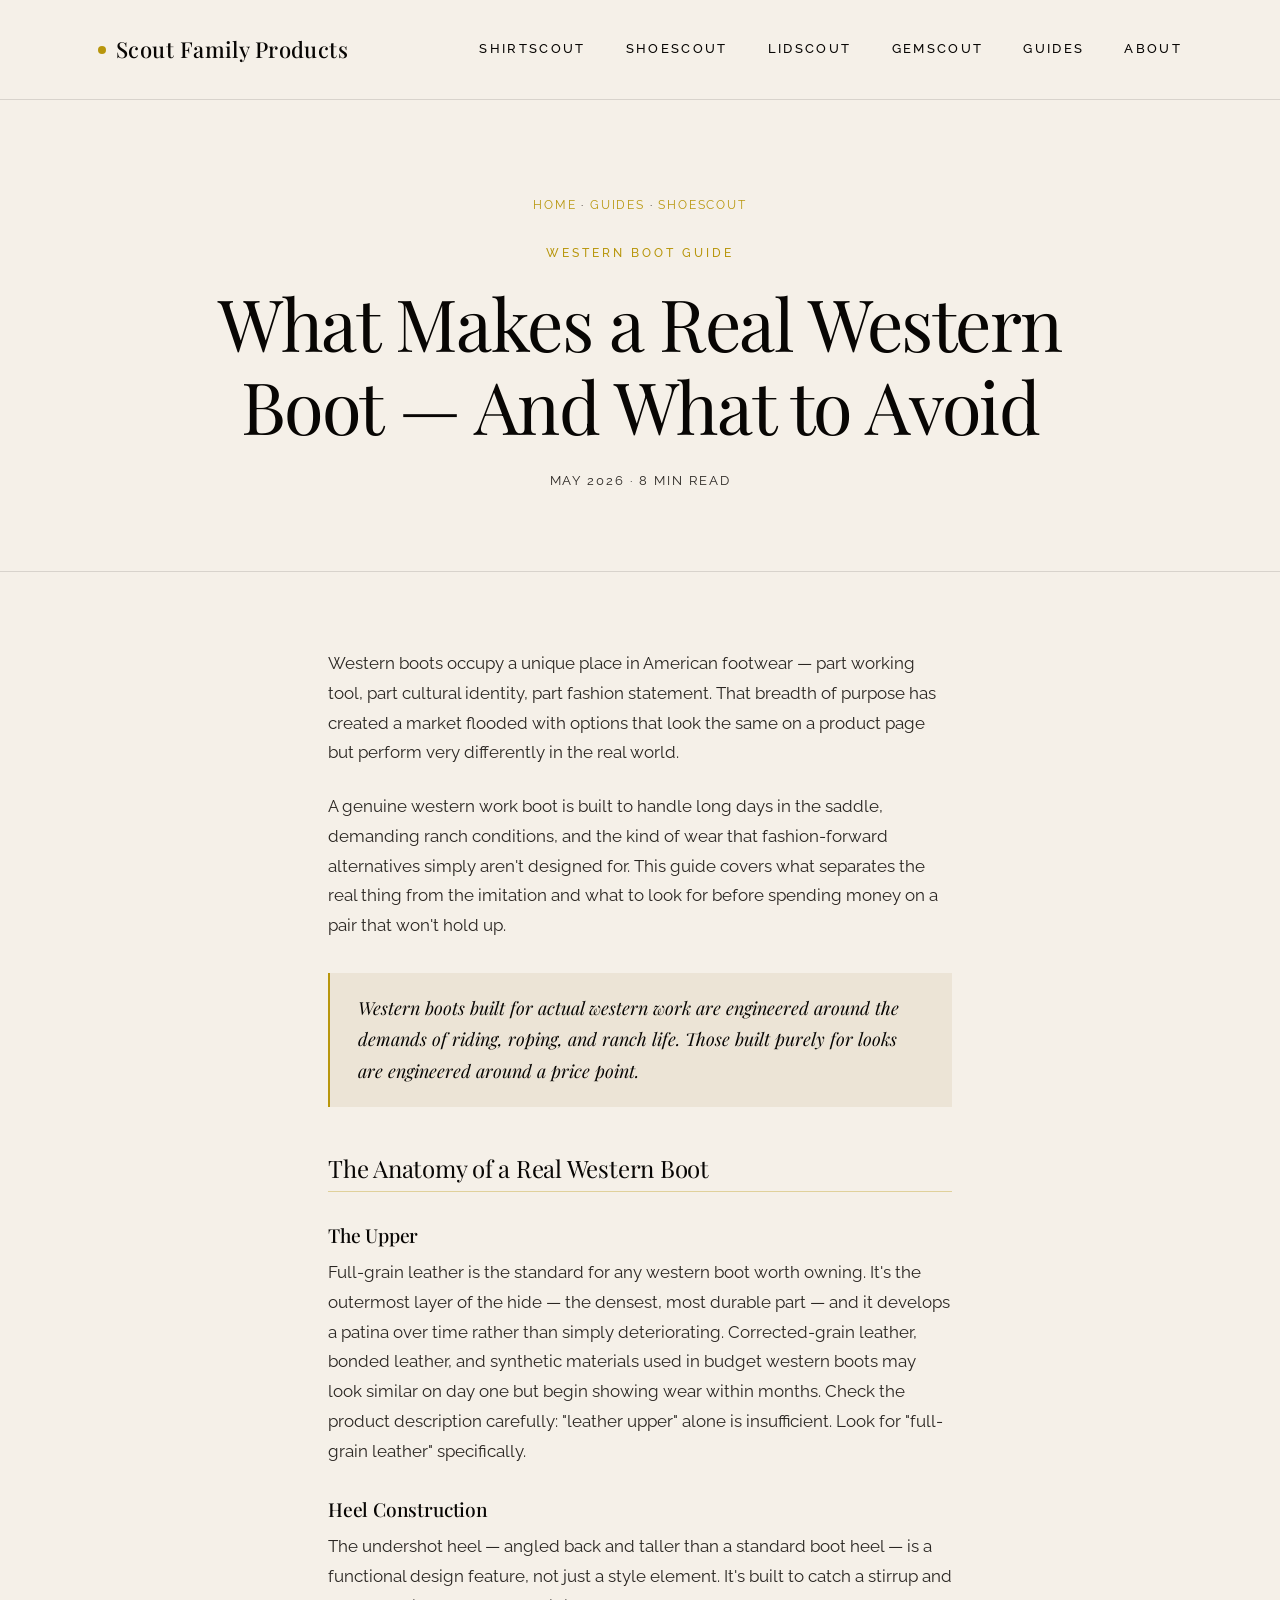
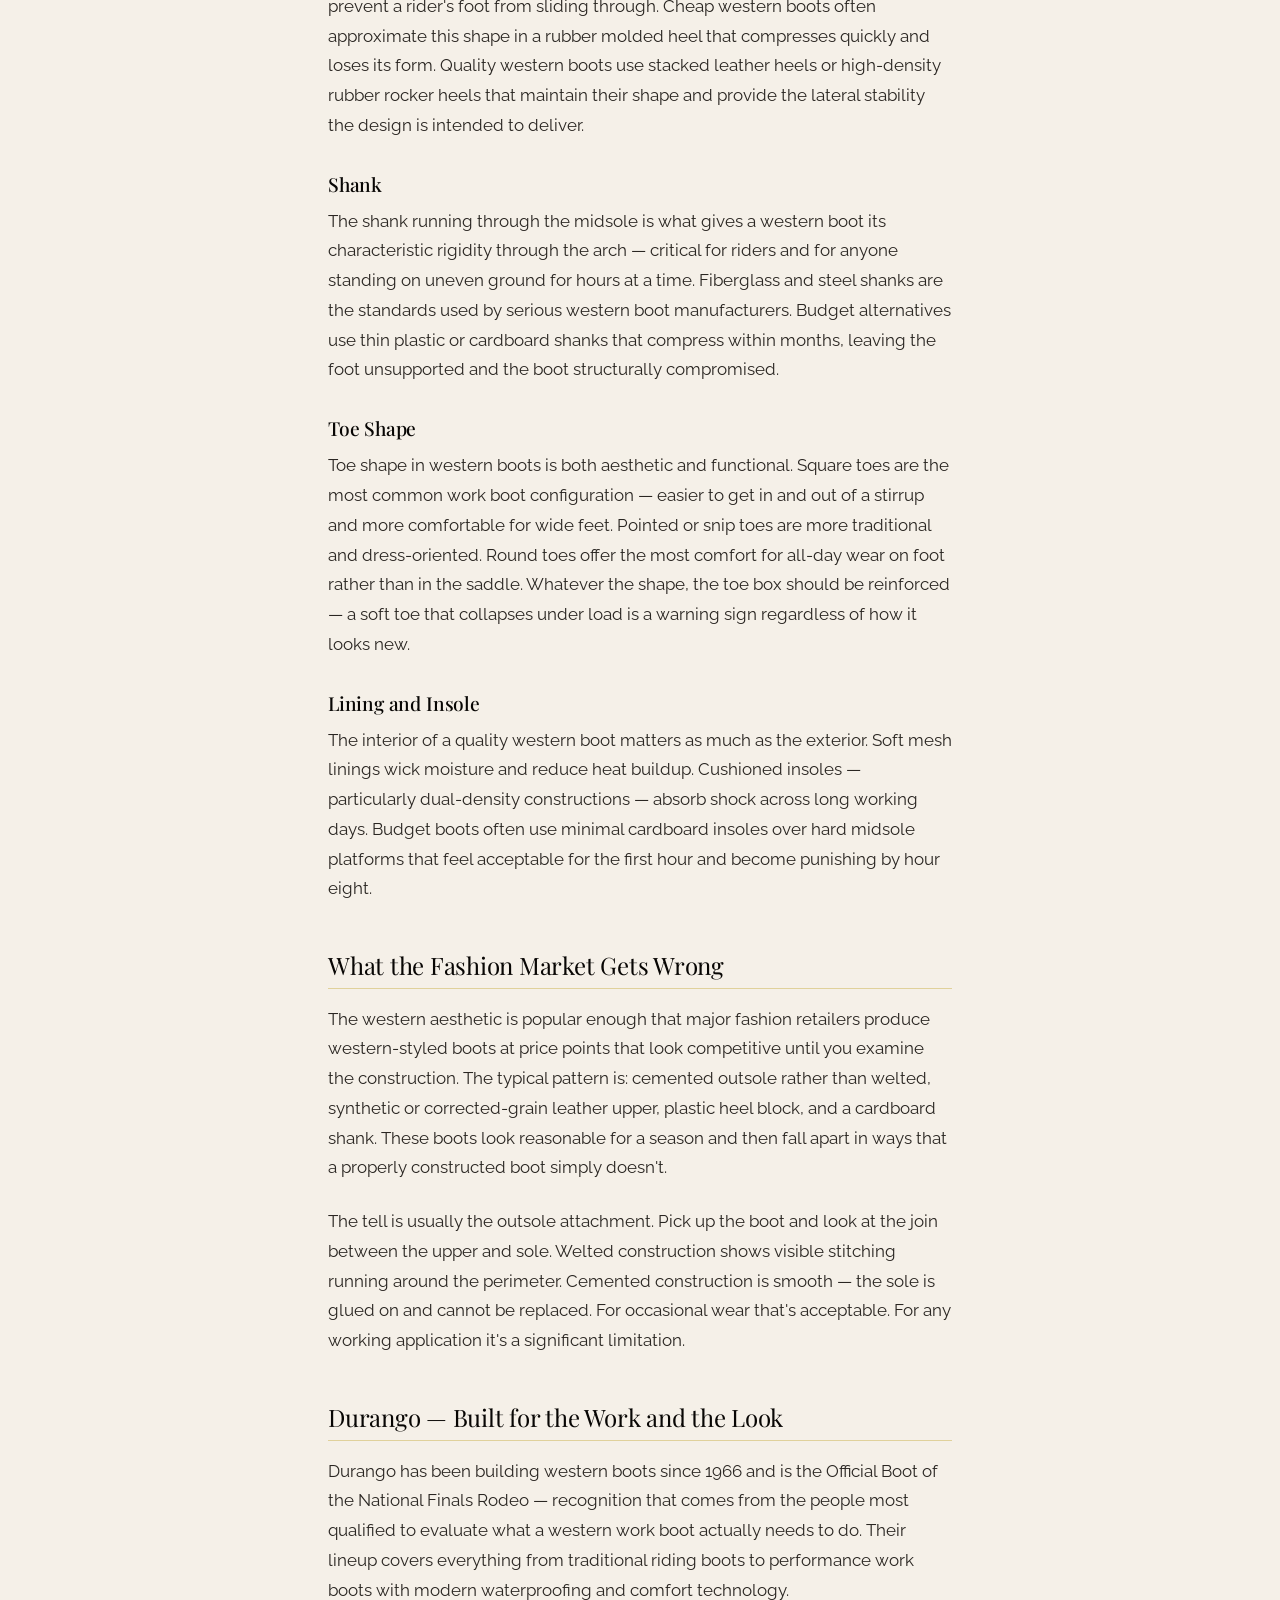
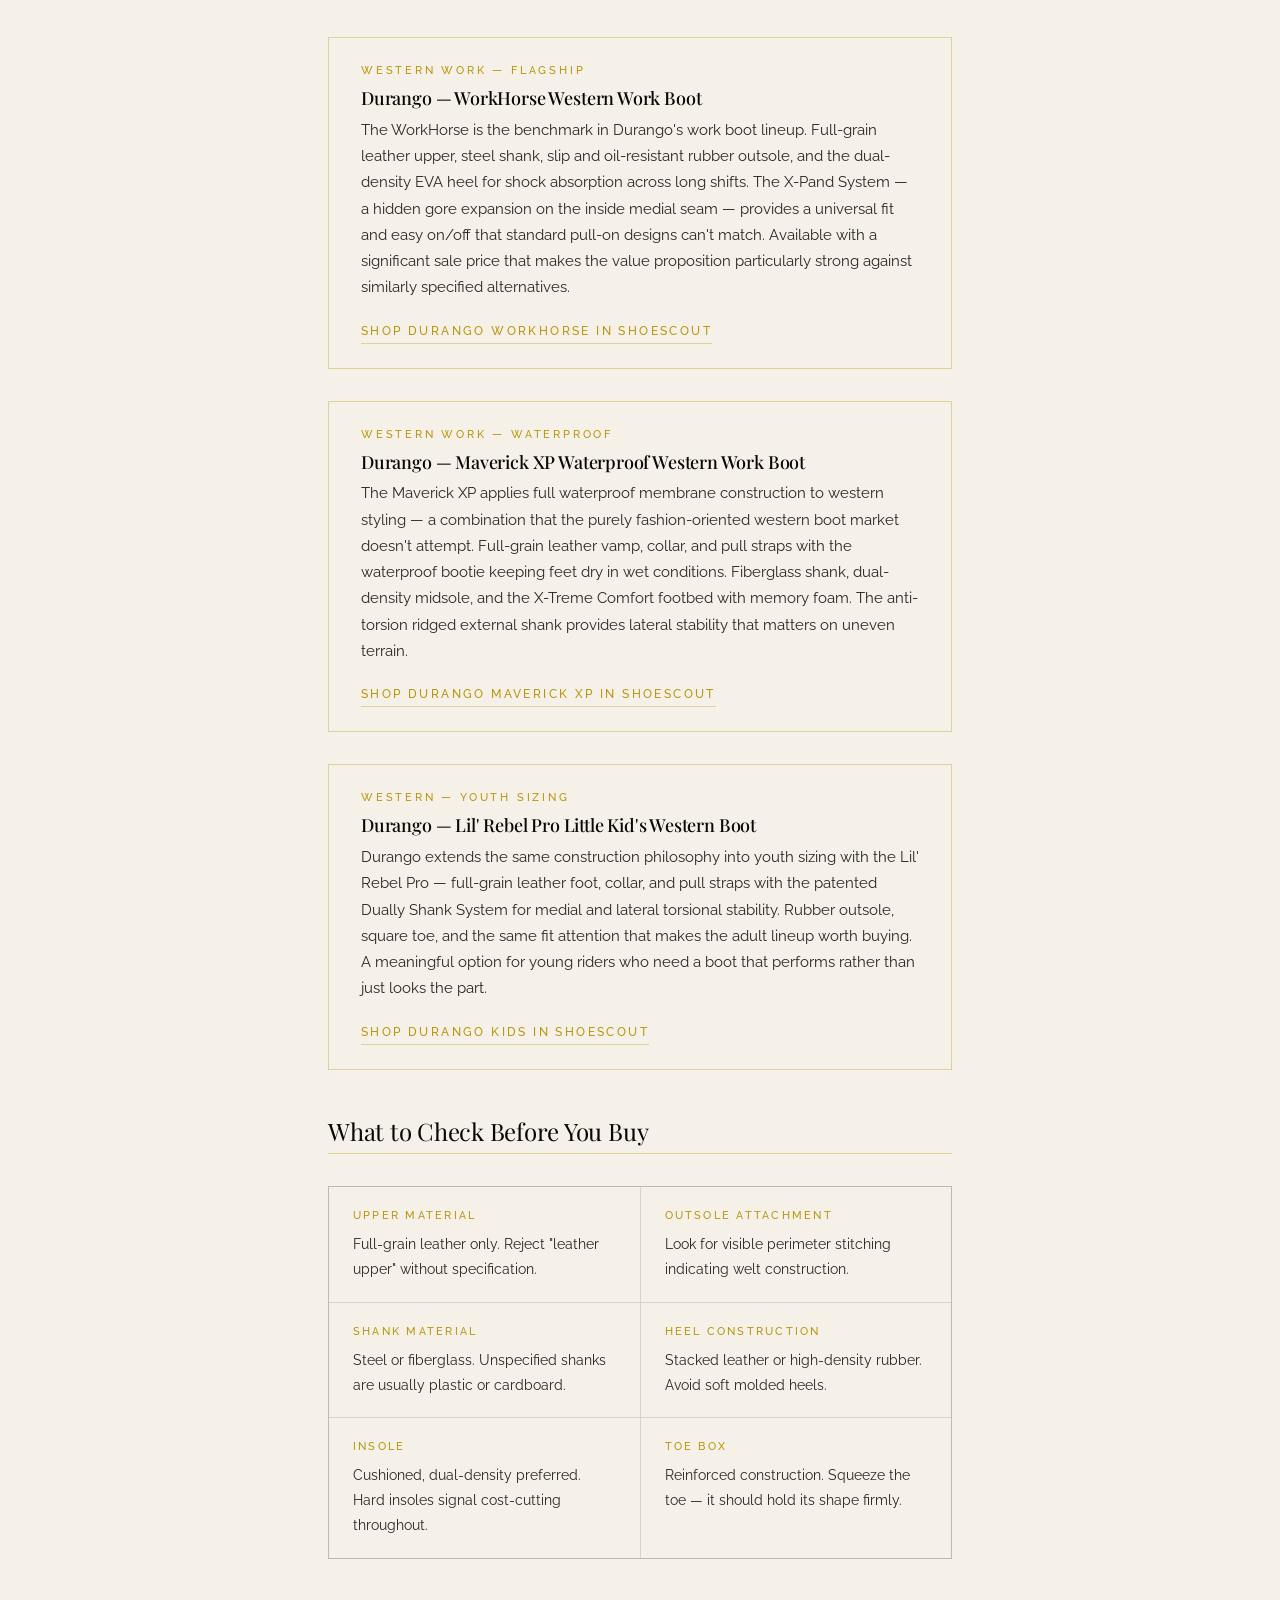
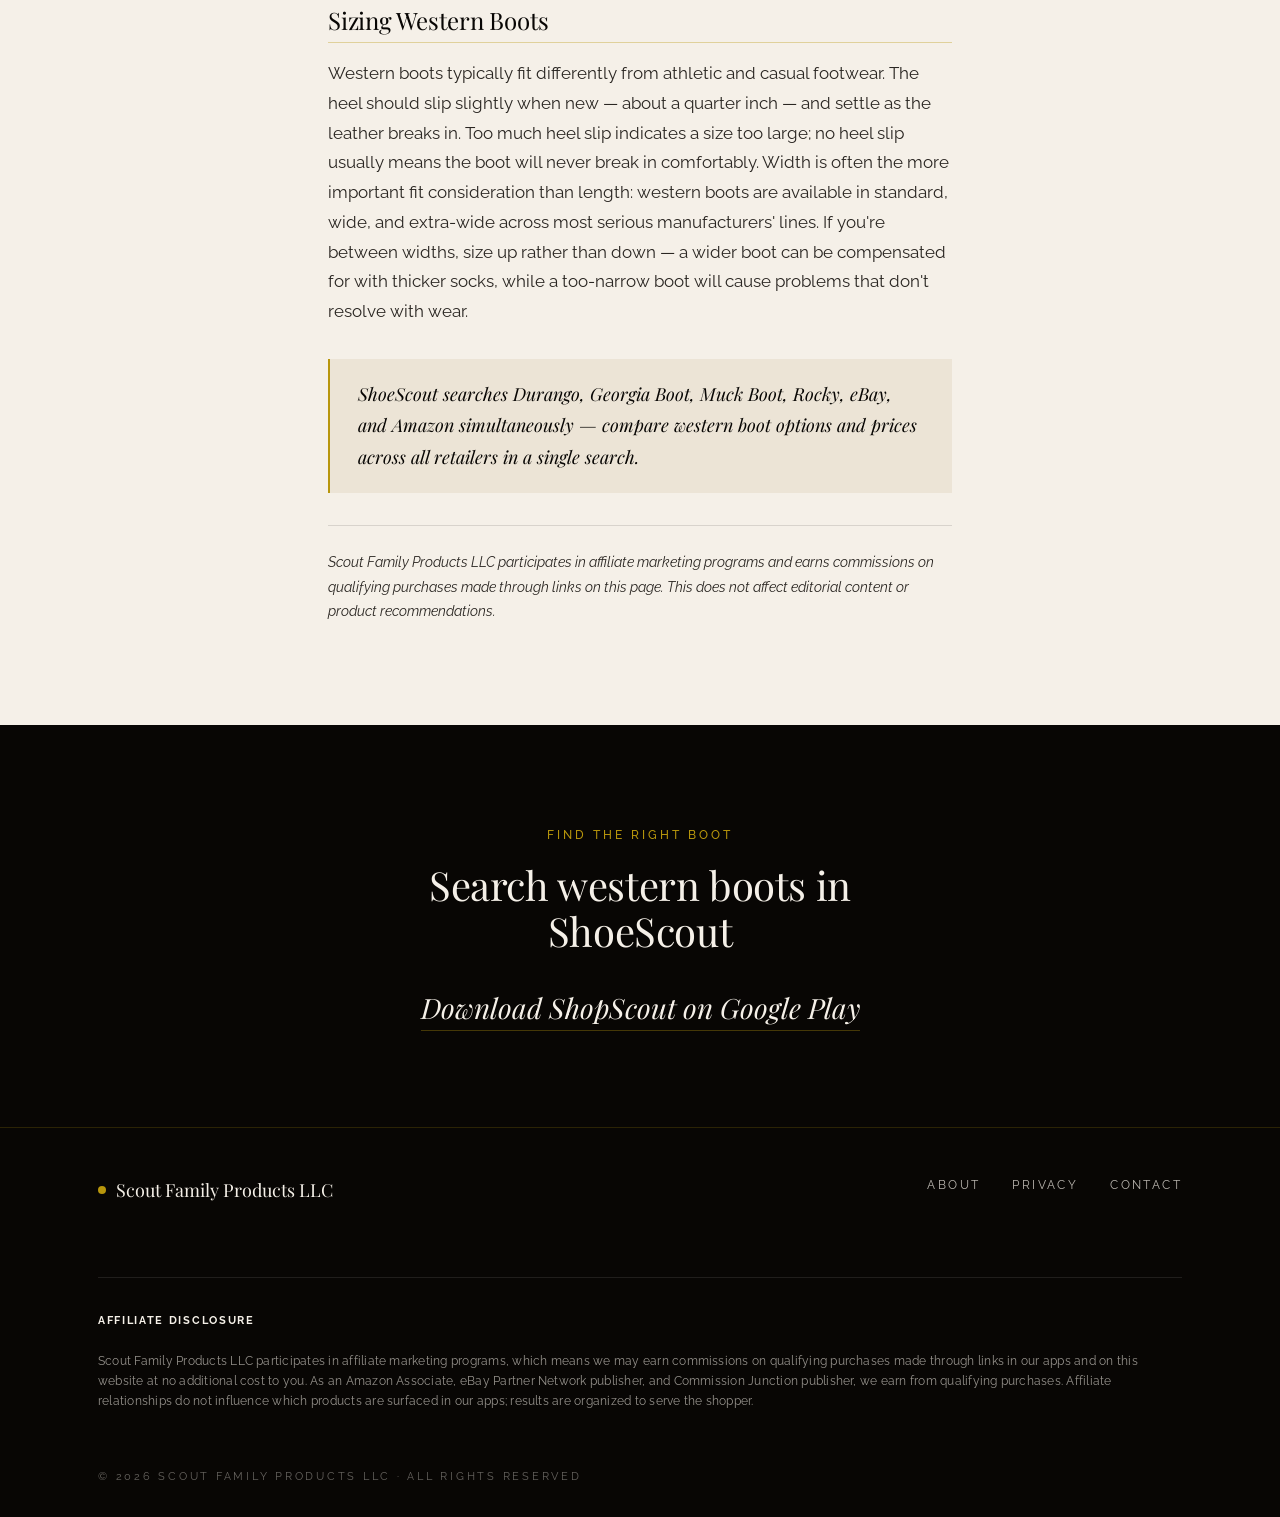
<file: western-boot-guide.html>
<!DOCTYPE html>
<html lang="en">
<head>
  <meta charset="UTF-8">
  <meta name="viewport" content="width=device-width, initial-scale=1.0">
  <title>What Makes a Real Western Boot — And What to Avoid | Scout Family Products</title>
  <meta name="description" content="Western boots range from authentic handcrafted footwear to fashion imitations that fall apart fast. Here's how to tell the difference before you buy.">
  <link rel="stylesheet" href="/styles.css">
  <link rel="icon" type="image/svg+xml" href="data:image/svg+xml,%3Csvg xmlns='http://www.w3.org/2000/svg' viewBox='0 0 32 32'%3E%3Ccircle cx='16' cy='16' r='6' fill='%23B8960C'/%3E%3C/svg%3E">
  <style>
    .article-hero { padding: clamp(4rem, 8vw, 6rem) 0 clamp(2rem, 4vw, 3rem); text-align: center; border-bottom: 1px solid var(--hairline); }
    .article-body { max-width: 720px; margin: 0 auto; padding: clamp(3rem, 6vw, 5rem) var(--gutter); }
    .article-body h2 { font-size: 1.5rem; margin-top: 3rem; margin-bottom: 1rem; padding-bottom: 0.5rem; border-bottom: 1px solid var(--hairline-gold); }
    .article-body h3 { font-size: 1.2rem; margin-top: 2rem; margin-bottom: 0.75rem; }
    .article-body p { margin-bottom: 1.5rem; }
    .article-body ul { list-style: none; margin-bottom: 1.5rem; padding-left: 0; }
    .article-body ul li { position: relative; padding-left: 1.5rem; margin-bottom: 0.75rem; color: var(--black-soft); line-height: 1.7; }
    .article-body ul li::before { content: ''; position: absolute; left: 0; top: 0.7em; width: 6px; height: 1px; background: var(--gold); }
    .callout { border-left: 2px solid var(--gold); padding: 1.25rem 1.75rem; margin: 2rem 0; background: var(--cream-deep); }
    .callout p { margin: 0; font-family: var(--display); font-style: italic; font-size: 1.125rem; color: var(--black); }
    .product-mention { border: 1px solid var(--hairline-gold); padding: 1.5rem 2rem; margin: 2rem 0; }
    .product-mention .pm-label { font-size: 0.7rem; letter-spacing: 0.25em; text-transform: uppercase; color: var(--gold); font-weight: 500; margin-bottom: 0.5rem; }
    .product-mention h4 { font-family: var(--display); font-size: 1.125rem; font-weight: 500; margin-bottom: 0.5rem; }
    .product-mention p { font-size: 0.9375rem; margin-bottom: 1rem; }
    .pm-link { display: inline-flex; align-items: center; gap: 0.5rem; font-size: 0.75rem; letter-spacing: 0.2em; text-transform: uppercase; font-weight: 500; color: var(--gold); border-bottom: 1px solid var(--hairline-gold); padding-bottom: 2px; }
    .article-meta { font-size: 0.8125rem; letter-spacing: 0.15em; text-transform: uppercase; color: var(--black-soft); margin-bottom: 2rem; }
    .breadcrumb { font-size: 0.75rem; letter-spacing: 0.15em; text-transform: uppercase; color: var(--black-soft); margin-bottom: 1.5rem; }
    .breadcrumb a { color: var(--gold); }
    .spec-grid { display: grid; grid-template-columns: 1fr 1fr; gap: 1px; background: var(--hairline); border: 1px solid var(--hairline); margin: 2rem 0; }
    .spec-item { background: var(--cream); padding: 1.25rem 1.5rem; }
    .spec-item .spec-label { font-size: 0.7rem; letter-spacing: 0.2em; text-transform: uppercase; color: var(--gold); font-weight: 500; margin-bottom: 0.375rem; }
    .spec-item p { font-size: 0.9rem; margin: 0; color: var(--black-soft); }
    @media (max-width: 600px) { .spec-grid { grid-template-columns: 1fr; } }
  </style>
</head>
<body>

  <header class="site-header">
    <div class="container">
      <a href="/" class="brand">
        <span class="brand-mark"></span>Scout Family Products
      </a>
      <nav class="nav">
        <a href="/shirtscout.html">ShirtScout</a>
        <a href="/shoescout.html">ShoeScout</a>
        <a href="/lidscout.html">LidScout</a>
        <a href="/gemscout.html">GemScout</a>
        <a href="/guides.html">Guides</a>
        <a href="/about.html">About</a>
      </nav>
    </div>
  </header>

  <main>

    <div class="article-hero">
      <div class="container">
        <div class="breadcrumb"><a href="/">Home</a> · <a href="/guides.html">Guides</a> · <a href="/shoescout.html">ShoeScout</a></div>
        <span class="eyebrow">Western Boot Guide</span>
        <h1 style="max-width: 22ch; margin: 1rem auto 1.5rem;">What Makes a Real Western Boot — And What to Avoid</h1>
        <div class="article-meta">May 2026 · 8 min read</div>
      </div>
    </div>

    <div class="article-body">

      <p>Western boots occupy a unique place in American footwear — part working tool, part cultural identity, part fashion statement. That breadth of purpose has created a market flooded with options that look the same on a product page but perform very differently in the real world.</p>

      <p>A genuine western work boot is built to handle long days in the saddle, demanding ranch conditions, and the kind of wear that fashion-forward alternatives simply aren't designed for. This guide covers what separates the real thing from the imitation and what to look for before spending money on a pair that won't hold up.</p>

      <div class="callout">
        <p>Western boots built for actual western work are engineered around the demands of riding, roping, and ranch life. Those built purely for looks are engineered around a price point.</p>
      </div>

      <h2>The Anatomy of a Real Western Boot</h2>

      <h3>The Upper</h3>
      <p>Full-grain leather is the standard for any western boot worth owning. It's the outermost layer of the hide — the densest, most durable part — and it develops a patina over time rather than simply deteriorating. Corrected-grain leather, bonded leather, and synthetic materials used in budget western boots may look similar on day one but begin showing wear within months. Check the product description carefully: "leather upper" alone is insufficient. Look for "full-grain leather" specifically.</p>

      <h3>Heel Construction</h3>
      <p>The undershot heel — angled back and taller than a standard boot heel — is a functional design feature, not just a style element. It's built to catch a stirrup and prevent a rider's foot from sliding through. Cheap western boots often approximate this shape in a rubber molded heel that compresses quickly and loses its form. Quality western boots use stacked leather heels or high-density rubber rocker heels that maintain their shape and provide the lateral stability the design is intended to deliver.</p>

      <h3>Shank</h3>
      <p>The shank running through the midsole is what gives a western boot its characteristic rigidity through the arch — critical for riders and for anyone standing on uneven ground for hours at a time. Fiberglass and steel shanks are the standards used by serious western boot manufacturers. Budget alternatives use thin plastic or cardboard shanks that compress within months, leaving the foot unsupported and the boot structurally compromised.</p>

      <h3>Toe Shape</h3>
      <p>Toe shape in western boots is both aesthetic and functional. Square toes are the most common work boot configuration — easier to get in and out of a stirrup and more comfortable for wide feet. Pointed or snip toes are more traditional and dress-oriented. Round toes offer the most comfort for all-day wear on foot rather than in the saddle. Whatever the shape, the toe box should be reinforced — a soft toe that collapses under load is a warning sign regardless of how it looks new.</p>

      <h3>Lining and Insole</h3>
      <p>The interior of a quality western boot matters as much as the exterior. Soft mesh linings wick moisture and reduce heat buildup. Cushioned insoles — particularly dual-density constructions — absorb shock across long working days. Budget boots often use minimal cardboard insoles over hard midsole platforms that feel acceptable for the first hour and become punishing by hour eight.</p>

      <h2>What the Fashion Market Gets Wrong</h2>

      <p>The western aesthetic is popular enough that major fashion retailers produce western-styled boots at price points that look competitive until you examine the construction. The typical pattern is: cemented outsole rather than welted, synthetic or corrected-grain leather upper, plastic heel block, and a cardboard shank. These boots look reasonable for a season and then fall apart in ways that a properly constructed boot simply doesn't.</p>

      <p>The tell is usually the outsole attachment. Pick up the boot and look at the join between the upper and sole. Welted construction shows visible stitching running around the perimeter. Cemented construction is smooth — the sole is glued on and cannot be replaced. For occasional wear that's acceptable. For any working application it's a significant limitation.</p>

      <h2>Durango — Built for the Work and the Look</h2>

      <p>Durango has been building western boots since 1966 and is the Official Boot of the National Finals Rodeo — recognition that comes from the people most qualified to evaluate what a western work boot actually needs to do. Their lineup covers everything from traditional riding boots to performance work boots with modern waterproofing and comfort technology.</p>

      <div class="product-mention">
        <div class="pm-label">Western Work — Flagship</div>
        <h4>Durango — WorkHorse Western Work Boot</h4>
        <p>The WorkHorse is the benchmark in Durango's work boot lineup. Full-grain leather upper, steel shank, slip and oil-resistant rubber outsole, and the dual-density EVA heel for shock absorption across long shifts. The X-Pand System — a hidden gore expansion on the inside medial seam — provides a universal fit and easy on/off that standard pull-on designs can't match. Available with a significant sale price that makes the value proposition particularly strong against similarly specified alternatives.</p>
        <a href="https://play.google.com/store/apps/details?id=com.scoutfamilyproducts.shopscout" class="pm-link" target="_blank" rel="noopener">Shop Durango WorkHorse in ShoeScout</a>
      </div>

      <div class="product-mention">
        <div class="pm-label">Western Work — Waterproof</div>
        <h4>Durango — Maverick XP Waterproof Western Work Boot</h4>
        <p>The Maverick XP applies full waterproof membrane construction to western styling — a combination that the purely fashion-oriented western boot market doesn't attempt. Full-grain leather vamp, collar, and pull straps with the waterproof bootie keeping feet dry in wet conditions. Fiberglass shank, dual-density midsole, and the X-Treme Comfort footbed with memory foam. The anti-torsion ridged external shank provides lateral stability that matters on uneven terrain.</p>
        <a href="https://play.google.com/store/apps/details?id=com.scoutfamilyproducts.shopscout" class="pm-link" target="_blank" rel="noopener">Shop Durango Maverick XP in ShoeScout</a>
      </div>

      <div class="product-mention">
        <div class="pm-label">Western — Youth Sizing</div>
        <h4>Durango — Lil' Rebel Pro Little Kid's Western Boot</h4>
        <p>Durango extends the same construction philosophy into youth sizing with the Lil' Rebel Pro — full-grain leather foot, collar, and pull straps with the patented Dually Shank System for medial and lateral torsional stability. Rubber outsole, square toe, and the same fit attention that makes the adult lineup worth buying. A meaningful option for young riders who need a boot that performs rather than just looks the part.</p>
        <a href="https://play.google.com/store/apps/details?id=com.scoutfamilyproducts.shopscout" class="pm-link" target="_blank" rel="noopener">Shop Durango Kids in ShoeScout</a>
      </div>

      <h2>What to Check Before You Buy</h2>

      <div class="spec-grid">
        <div class="spec-item">
          <div class="spec-label">Upper material</div>
          <p>Full-grain leather only. Reject "leather upper" without specification.</p>
        </div>
        <div class="spec-item">
          <div class="spec-label">Outsole attachment</div>
          <p>Look for visible perimeter stitching indicating welt construction.</p>
        </div>
        <div class="spec-item">
          <div class="spec-label">Shank material</div>
          <p>Steel or fiberglass. Unspecified shanks are usually plastic or cardboard.</p>
        </div>
        <div class="spec-item">
          <div class="spec-label">Heel construction</div>
          <p>Stacked leather or high-density rubber. Avoid soft molded heels.</p>
        </div>
        <div class="spec-item">
          <div class="spec-label">Insole</div>
          <p>Cushioned, dual-density preferred. Hard insoles signal cost-cutting throughout.</p>
        </div>
        <div class="spec-item">
          <div class="spec-label">Toe box</div>
          <p>Reinforced construction. Squeeze the toe — it should hold its shape firmly.</p>
        </div>
      </div>

      <h2>Sizing Western Boots</h2>
      <p>Western boots typically fit differently from athletic and casual footwear. The heel should slip slightly when new — about a quarter inch — and settle as the leather breaks in. Too much heel slip indicates a size too large; no heel slip usually means the boot will never break in comfortably. Width is often the more important fit consideration than length: western boots are available in standard, wide, and extra-wide across most serious manufacturers' lines. If you're between widths, size up rather than down — a wider boot can be compensated for with thicker socks, while a too-narrow boot will cause problems that don't resolve with wear.</p>

      <div class="callout">
        <p>ShoeScout searches Durango, Georgia Boot, Muck Boot, Rocky, eBay, and Amazon simultaneously — compare western boot options and prices across all retailers in a single search.</p>
      </div>

      <p style="font-size: 0.875rem; color: var(--black-soft); border-top: 1px solid var(--hairline); padding-top: 1.5rem; margin-top: 2rem;"><em>Scout Family Products LLC participates in affiliate marketing programs and earns commissions on qualifying purchases made through links on this page. This does not affect editorial content or product recommendations.</em></p>

    </div>

  </main>

  <section class="contact">
    <div class="container">
      <span class="eyebrow">Find the right boot</span>
      <h2>Search western boots in ShoeScout</h2>
      <a href="https://play.google.com/store/apps/details?id=com.scoutfamilyproducts.shopscout" class="email" target="_blank" rel="noopener">Download ShopScout on Google Play</a>
    </div>
  </section>

  <footer class="site-footer">
    <div class="container">
      <div class="footer-brand">
        <span class="brand-mark"></span>Scout Family Products LLC
      </div>
      <nav class="footer-nav">
        <a href="/about.html">About</a>
        <a href="/privacy.html">Privacy</a>
        <a href="mailto:scoutfamilyproducts@gmail.com">Contact</a>
      </nav>
      <div class="disclosure">
        <strong style="color: var(--cream); letter-spacing: 0.15em; text-transform: uppercase; font-size: 0.7rem;">Affiliate Disclosure</strong><br><br>
        Scout Family Products LLC participates in affiliate marketing programs, which means we may earn commissions on qualifying purchases made through links in our apps and on this website at no additional cost to you. As an Amazon Associate, eBay Partner Network publisher, and Commission Junction publisher, we earn from qualifying purchases. Affiliate relationships do not influence which products are surfaced in our apps; results are organized to serve the shopper.
      </div>
      <div class="copyright">© 2026 Scout Family Products LLC · All rights reserved</div>
    </div>
  </footer>

  <script type="text/javascript" src="https://s.skimresources.com/js/302499X1790499.skimlinks.js"></script>
</body>
</html>
</file>
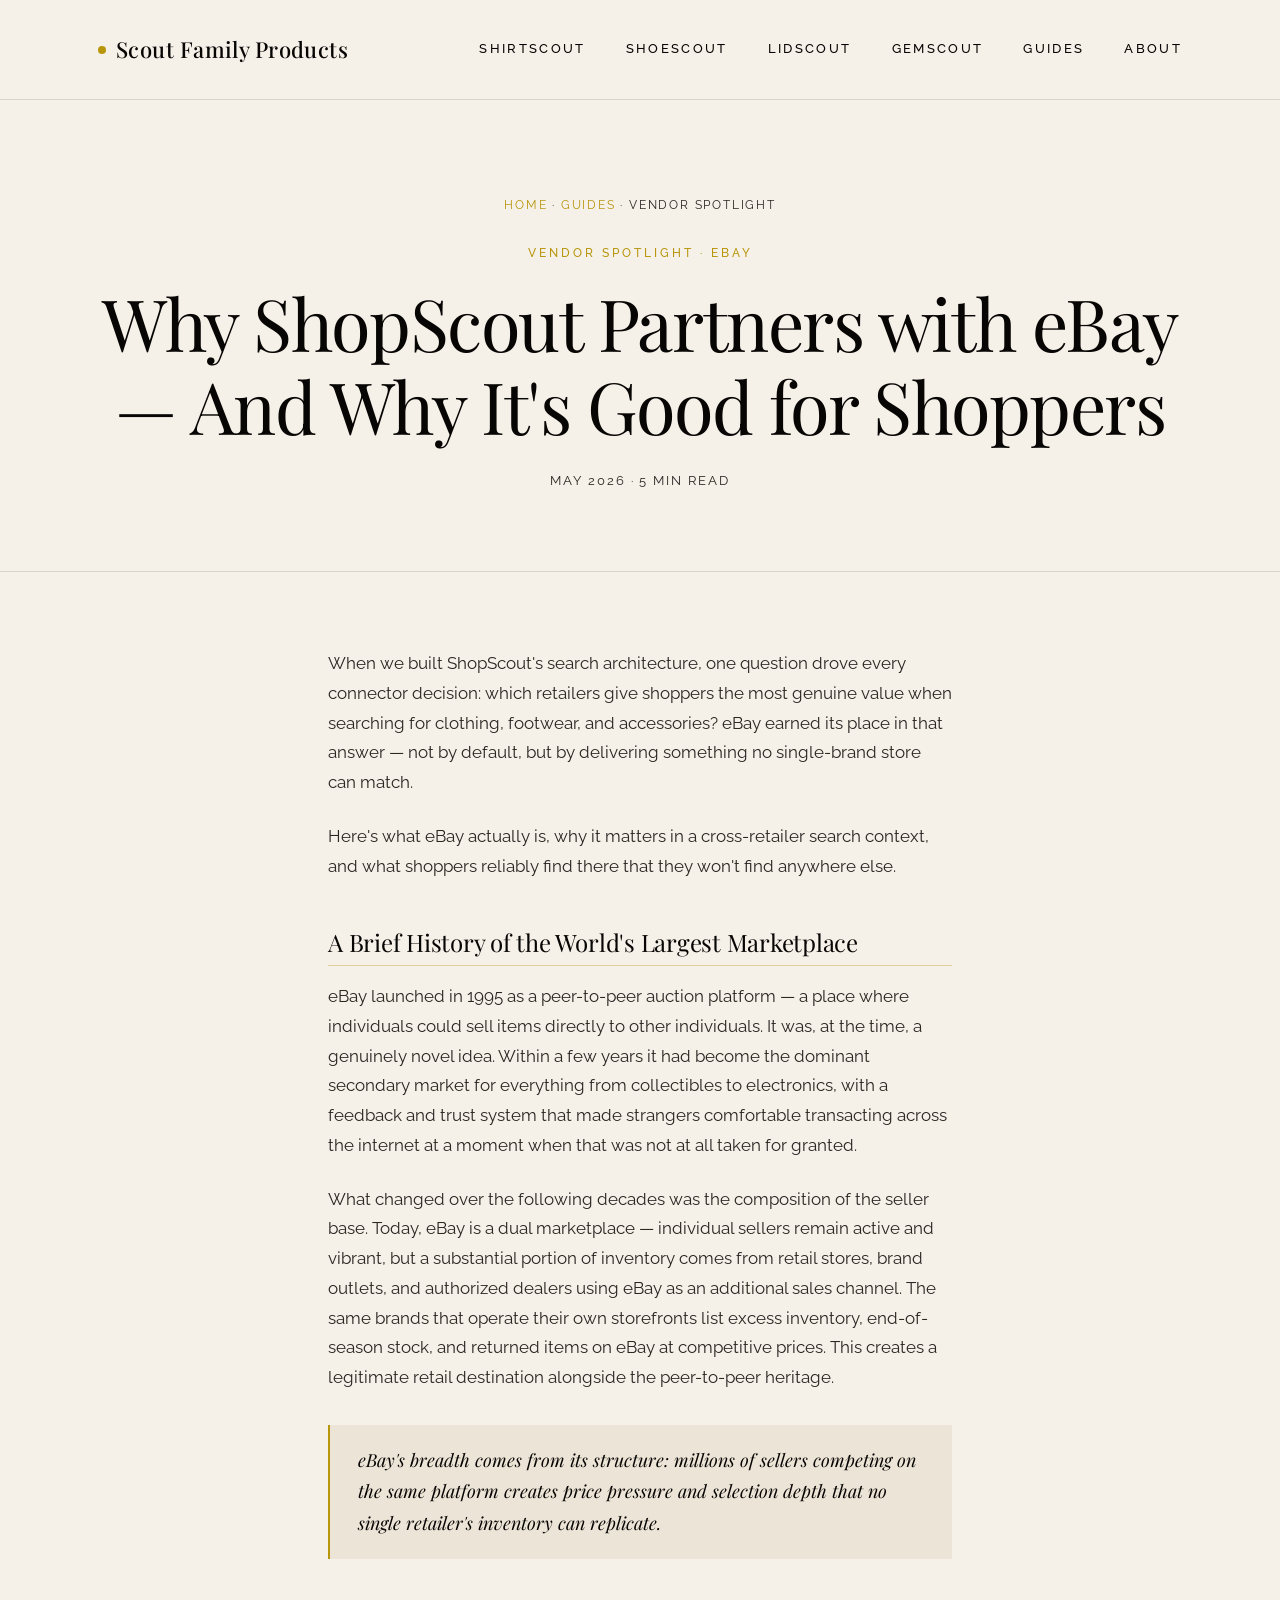
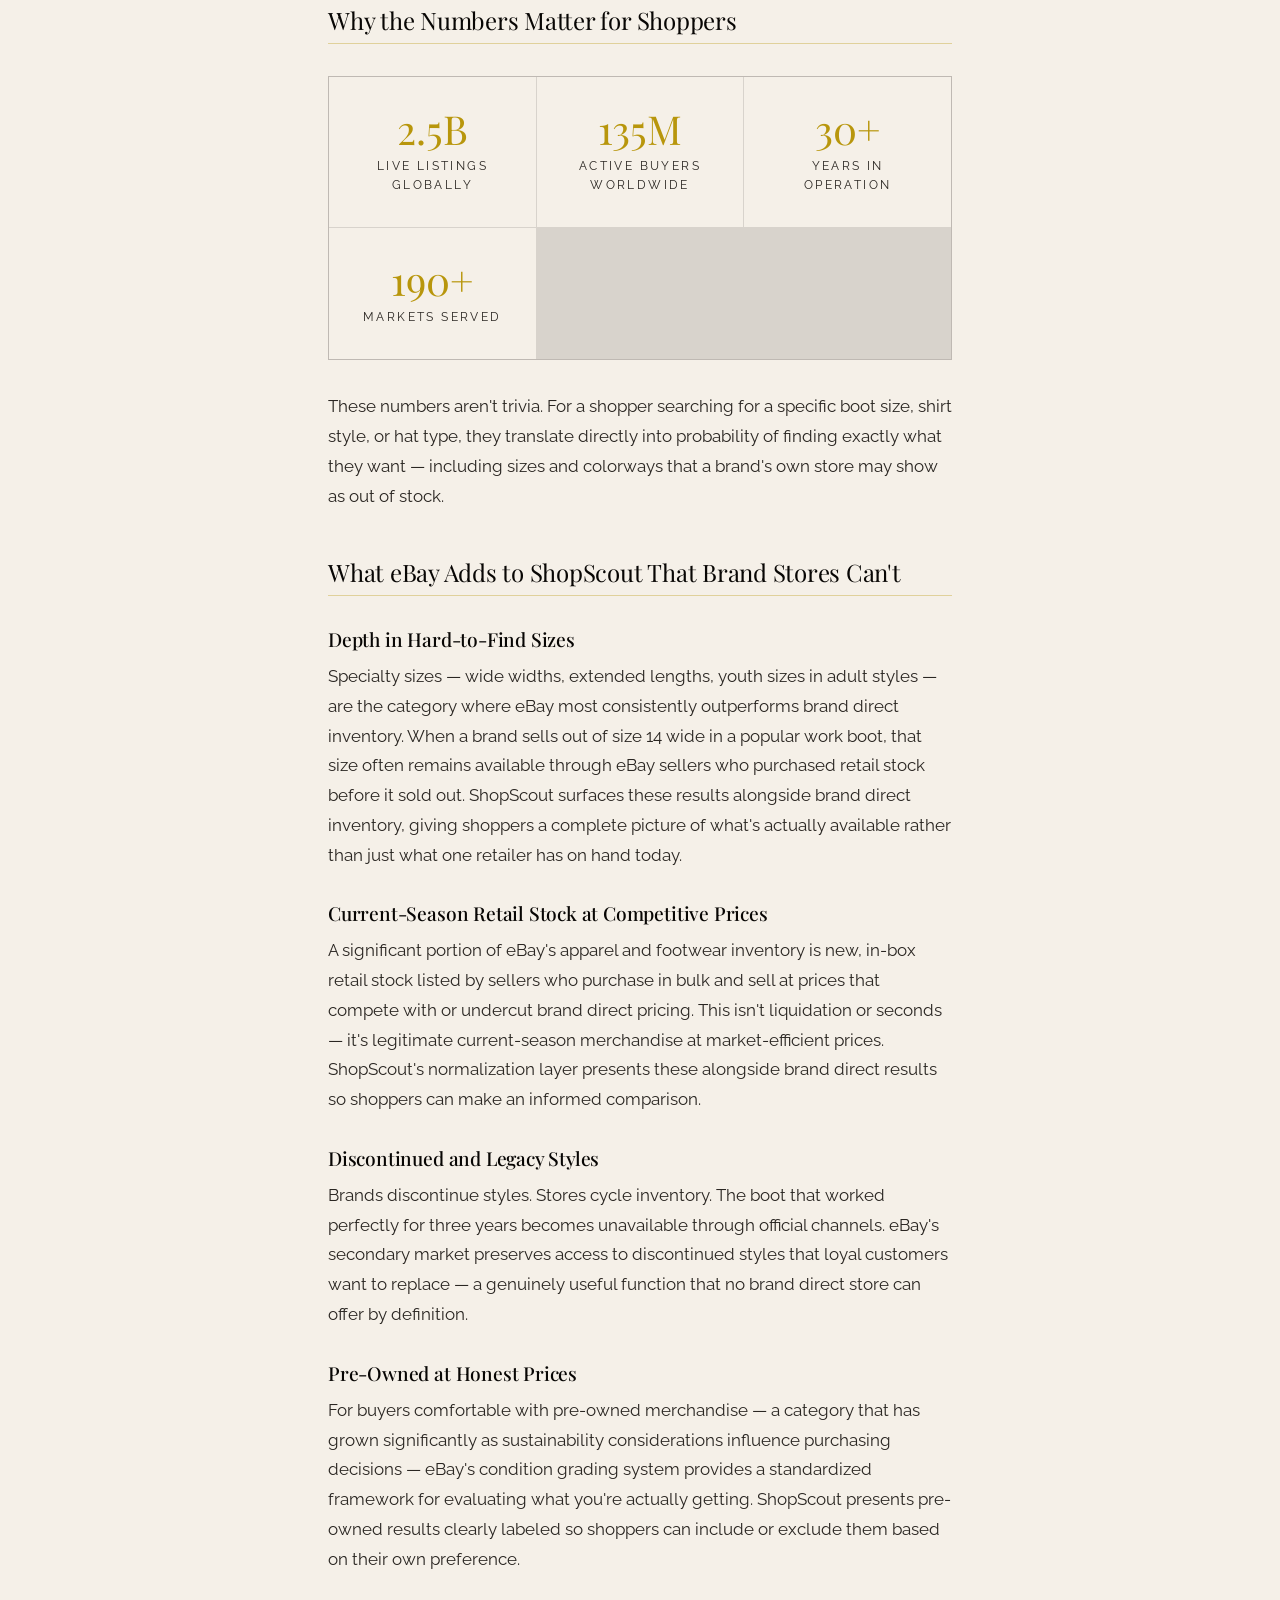
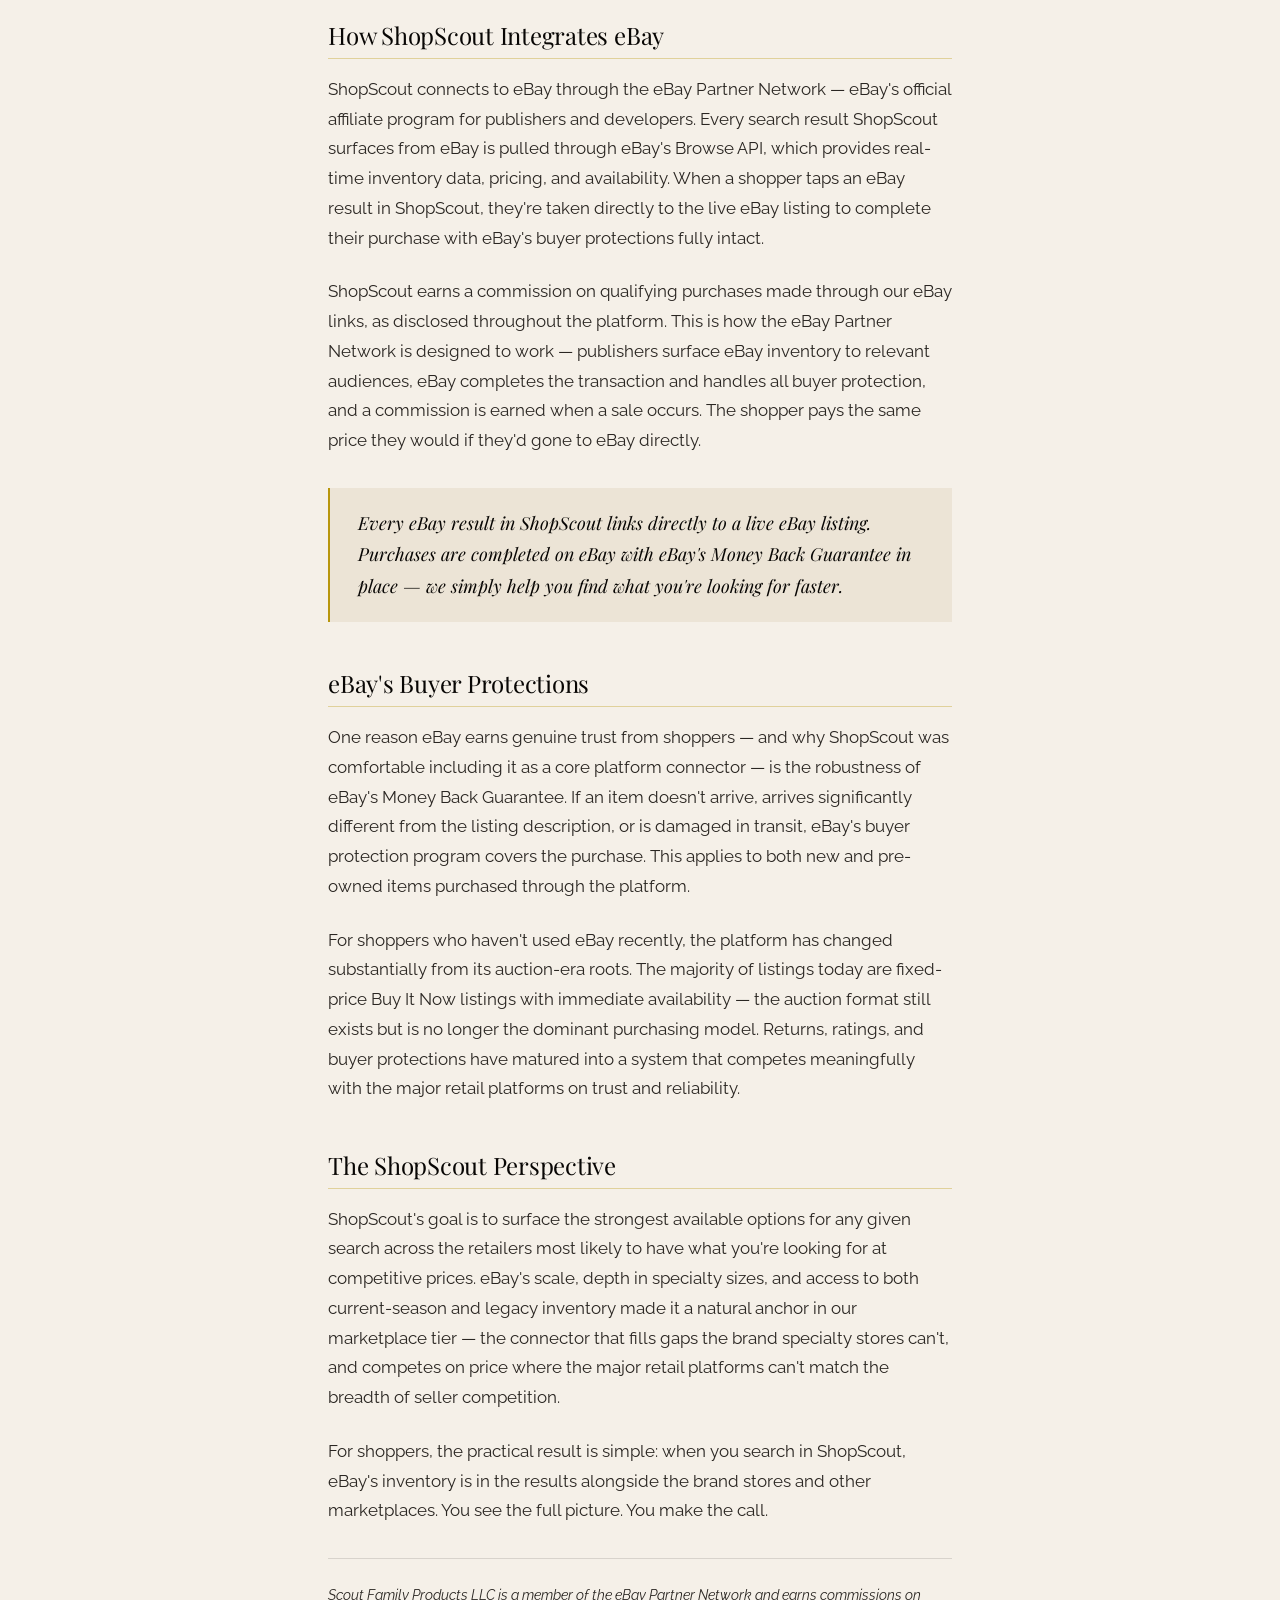
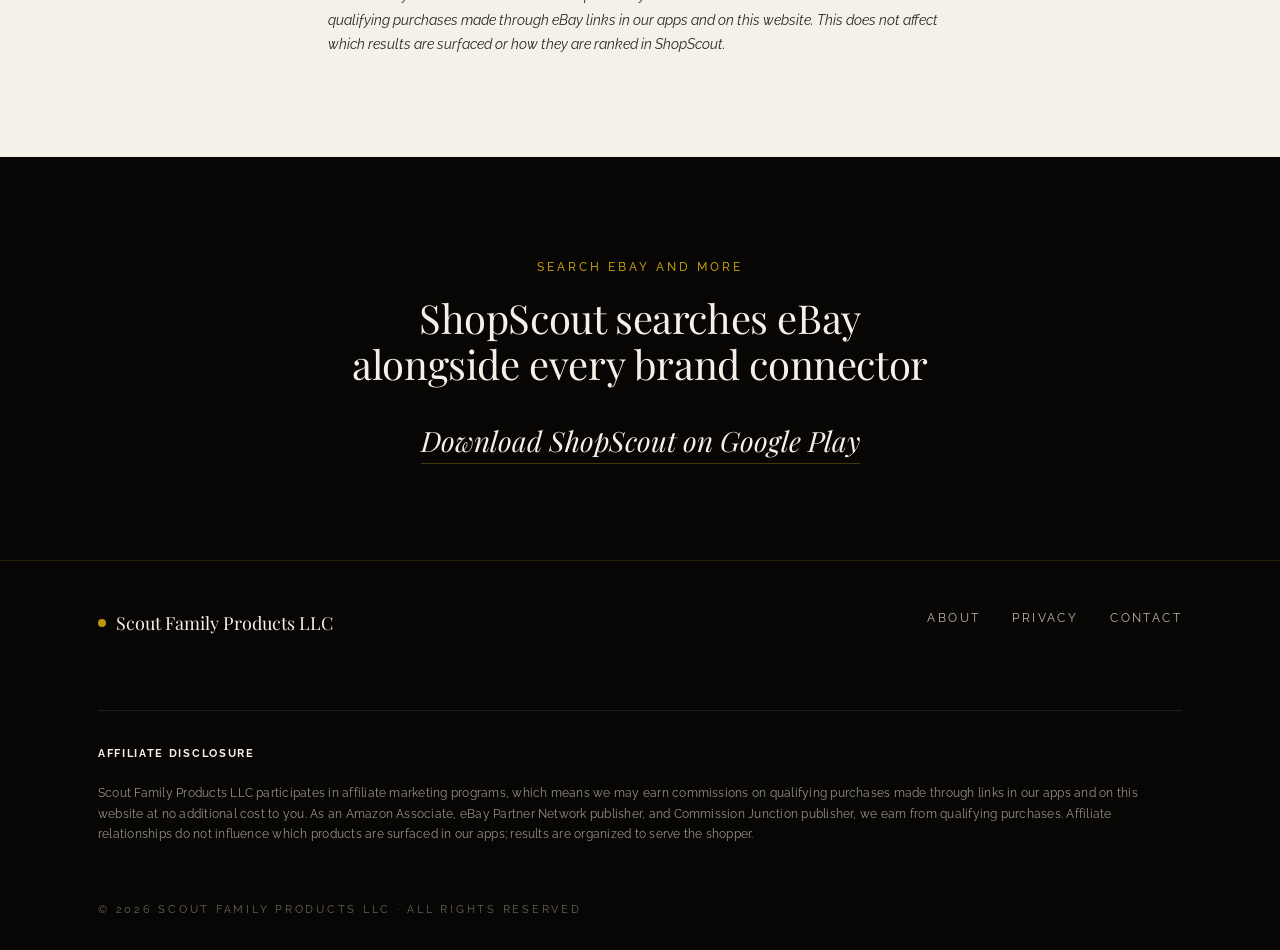
<file: why-ebay.html>
<!DOCTYPE html>
<html lang="en">
<head>
  <meta charset="UTF-8">
  <meta name="viewport" content="width=device-width, initial-scale=1.0">
  <title>Why ShopScout Partners with eBay — And Why It's Good for Shoppers | Scout Family Products</title>
  <meta name="description" content="eBay is one of the world's largest retail destinations. Here's why ShopScout chose to integrate it and what that means for shoppers searching across our platform.">
  <link rel="stylesheet" href="/styles.css">
  <link rel="icon" type="image/svg+xml" href="data:image/svg+xml,%3Csvg xmlns='http://www.w3.org/2000/svg' viewBox='0 0 32 32'%3E%3Ccircle cx='16' cy='16' r='6' fill='%23B8960C'/%3E%3C/svg%3E">
  <style>
    .article-hero { padding: clamp(4rem, 8vw, 6rem) 0 clamp(2rem, 4vw, 3rem); text-align: center; border-bottom: 1px solid var(--hairline); }
    .article-body { max-width: 720px; margin: 0 auto; padding: clamp(3rem, 6vw, 5rem) var(--gutter); }
    .article-body h2 { font-size: 1.5rem; margin-top: 3rem; margin-bottom: 1rem; padding-bottom: 0.5rem; border-bottom: 1px solid var(--hairline-gold); }
    .article-body h3 { font-size: 1.2rem; margin-top: 2rem; margin-bottom: 0.75rem; }
    .article-body p { margin-bottom: 1.5rem; }
    .article-body ul { list-style: none; margin-bottom: 1.5rem; padding-left: 0; }
    .article-body ul li { position: relative; padding-left: 1.5rem; margin-bottom: 0.75rem; color: var(--black-soft); line-height: 1.7; }
    .article-body ul li::before { content: ''; position: absolute; left: 0; top: 0.7em; width: 6px; height: 1px; background: var(--gold); }
    .callout { border-left: 2px solid var(--gold); padding: 1.25rem 1.75rem; margin: 2rem 0; background: var(--cream-deep); }
    .callout p { margin: 0; font-family: var(--display); font-style: italic; font-size: 1.125rem; color: var(--black); }
    .stat-grid { display: grid; grid-template-columns: repeat(auto-fit, minmax(180px, 1fr)); gap: 1px; background: var(--hairline); border: 1px solid var(--hairline); margin: 2rem 0; }
    .stat-item { background: var(--cream); padding: 2rem 1.5rem; text-align: center; }
    .stat-item .stat-number { font-family: var(--display); font-size: 2.5rem; font-weight: 400; color: var(--gold); line-height: 1; margin-bottom: 0.5rem; }
    .stat-item .stat-label { font-size: 0.75rem; letter-spacing: 0.2em; text-transform: uppercase; color: var(--black-soft); }
    .article-meta { font-size: 0.8125rem; letter-spacing: 0.15em; text-transform: uppercase; color: var(--black-soft); margin-bottom: 2rem; }
    .breadcrumb { font-size: 0.75rem; letter-spacing: 0.15em; text-transform: uppercase; color: var(--black-soft); margin-bottom: 1.5rem; }
    .breadcrumb a { color: var(--gold); }
  </style>
</head>
<body>

  <header class="site-header">
    <div class="container">
      <a href="/" class="brand">
        <span class="brand-mark"></span>Scout Family Products
      </a>
      <nav class="nav">
        <a href="/shirtscout.html">ShirtScout</a>
        <a href="/shoescout.html">ShoeScout</a>
        <a href="/lidscout.html">LidScout</a>
        <a href="/gemscout.html">GemScout</a>
        <a href="/guides.html">Guides</a>
        <a href="/about.html">About</a>
      </nav>
    </div>
  </header>

  <main>

    <div class="article-hero">
      <div class="container">
        <div class="breadcrumb"><a href="/">Home</a> · <a href="/guides.html">Guides</a> · Vendor Spotlight</div>
        <span class="eyebrow">Vendor Spotlight · eBay</span>
        <h1 style="max-width: 26ch; margin: 1rem auto 1.5rem;">Why ShopScout Partners with eBay — And Why It's Good for Shoppers</h1>
        <div class="article-meta">May 2026 · 5 min read</div>
      </div>
    </div>

    <div class="article-body">

      <p>When we built ShopScout's search architecture, one question drove every connector decision: which retailers give shoppers the most genuine value when searching for clothing, footwear, and accessories? eBay earned its place in that answer — not by default, but by delivering something no single-brand store can match.</p>

      <p>Here's what eBay actually is, why it matters in a cross-retailer search context, and what shoppers reliably find there that they won't find anywhere else.</p>

      <h2>A Brief History of the World's Largest Marketplace</h2>

      <p>eBay launched in 1995 as a peer-to-peer auction platform — a place where individuals could sell items directly to other individuals. It was, at the time, a genuinely novel idea. Within a few years it had become the dominant secondary market for everything from collectibles to electronics, with a feedback and trust system that made strangers comfortable transacting across the internet at a moment when that was not at all taken for granted.</p>

      <p>What changed over the following decades was the composition of the seller base. Today, eBay is a dual marketplace — individual sellers remain active and vibrant, but a substantial portion of inventory comes from retail stores, brand outlets, and authorized dealers using eBay as an additional sales channel. The same brands that operate their own storefronts list excess inventory, end-of-season stock, and returned items on eBay at competitive prices. This creates a legitimate retail destination alongside the peer-to-peer heritage.</p>

      <div class="callout">
        <p>eBay's breadth comes from its structure: millions of sellers competing on the same platform creates price pressure and selection depth that no single retailer's inventory can replicate.</p>
      </div>

      <h2>Why the Numbers Matter for Shoppers</h2>

      <div class="stat-grid">
        <div class="stat-item">
          <div class="stat-number">2.5B</div>
          <div class="stat-label">Live listings globally</div>
        </div>
        <div class="stat-item">
          <div class="stat-number">135M</div>
          <div class="stat-label">Active buyers worldwide</div>
        </div>
        <div class="stat-item">
          <div class="stat-number">30+</div>
          <div class="stat-label">Years in operation</div>
        </div>
        <div class="stat-item">
          <div class="stat-number">190+</div>
          <div class="stat-label">Markets served</div>
        </div>
      </div>

      <p>These numbers aren't trivia. For a shopper searching for a specific boot size, shirt style, or hat type, they translate directly into probability of finding exactly what they want — including sizes and colorways that a brand's own store may show as out of stock.</p>

      <h2>What eBay Adds to ShopScout That Brand Stores Can't</h2>

      <h3>Depth in Hard-to-Find Sizes</h3>
      <p>Specialty sizes — wide widths, extended lengths, youth sizes in adult styles — are the category where eBay most consistently outperforms brand direct inventory. When a brand sells out of size 14 wide in a popular work boot, that size often remains available through eBay sellers who purchased retail stock before it sold out. ShopScout surfaces these results alongside brand direct inventory, giving shoppers a complete picture of what's actually available rather than just what one retailer has on hand today.</p>

      <h3>Current-Season Retail Stock at Competitive Prices</h3>
      <p>A significant portion of eBay's apparel and footwear inventory is new, in-box retail stock listed by sellers who purchase in bulk and sell at prices that compete with or undercut brand direct pricing. This isn't liquidation or seconds — it's legitimate current-season merchandise at market-efficient prices. ShopScout's normalization layer presents these alongside brand direct results so shoppers can make an informed comparison.</p>

      <h3>Discontinued and Legacy Styles</h3>
      <p>Brands discontinue styles. Stores cycle inventory. The boot that worked perfectly for three years becomes unavailable through official channels. eBay's secondary market preserves access to discontinued styles that loyal customers want to replace — a genuinely useful function that no brand direct store can offer by definition.</p>

      <h3>Pre-Owned at Honest Prices</h3>
      <p>For buyers comfortable with pre-owned merchandise — a category that has grown significantly as sustainability considerations influence purchasing decisions — eBay's condition grading system provides a standardized framework for evaluating what you're actually getting. ShopScout presents pre-owned results clearly labeled so shoppers can include or exclude them based on their own preference.</p>

      <h2>How ShopScout Integrates eBay</h2>

      <p>ShopScout connects to eBay through the eBay Partner Network — eBay's official affiliate program for publishers and developers. Every search result ShopScout surfaces from eBay is pulled through eBay's Browse API, which provides real-time inventory data, pricing, and availability. When a shopper taps an eBay result in ShopScout, they're taken directly to the live eBay listing to complete their purchase with eBay's buyer protections fully intact.</p>

      <p>ShopScout earns a commission on qualifying purchases made through our eBay links, as disclosed throughout the platform. This is how the eBay Partner Network is designed to work — publishers surface eBay inventory to relevant audiences, eBay completes the transaction and handles all buyer protection, and a commission is earned when a sale occurs. The shopper pays the same price they would if they'd gone to eBay directly.</p>

      <div class="callout">
        <p>Every eBay result in ShopScout links directly to a live eBay listing. Purchases are completed on eBay with eBay's Money Back Guarantee in place — we simply help you find what you're looking for faster.</p>
      </div>

      <h2>eBay's Buyer Protections</h2>

      <p>One reason eBay earns genuine trust from shoppers — and why ShopScout was comfortable including it as a core platform connector — is the robustness of eBay's Money Back Guarantee. If an item doesn't arrive, arrives significantly different from the listing description, or is damaged in transit, eBay's buyer protection program covers the purchase. This applies to both new and pre-owned items purchased through the platform.</p>

      <p>For shoppers who haven't used eBay recently, the platform has changed substantially from its auction-era roots. The majority of listings today are fixed-price Buy It Now listings with immediate availability — the auction format still exists but is no longer the dominant purchasing model. Returns, ratings, and buyer protections have matured into a system that competes meaningfully with the major retail platforms on trust and reliability.</p>

      <h2>The ShopScout Perspective</h2>

      <p>ShopScout's goal is to surface the strongest available options for any given search across the retailers most likely to have what you're looking for at competitive prices. eBay's scale, depth in specialty sizes, and access to both current-season and legacy inventory made it a natural anchor in our marketplace tier — the connector that fills gaps the brand specialty stores can't, and competes on price where the major retail platforms can't match the breadth of seller competition.</p>

      <p>For shoppers, the practical result is simple: when you search in ShopScout, eBay's inventory is in the results alongside the brand stores and other marketplaces. You see the full picture. You make the call.</p>

      <p style="font-size: 0.875rem; color: var(--black-soft); border-top: 1px solid var(--hairline); padding-top: 1.5rem; margin-top: 2rem;"><em>Scout Family Products LLC is a member of the eBay Partner Network and earns commissions on qualifying purchases made through eBay links in our apps and on this website. This does not affect which results are surfaced or how they are ranked in ShopScout.</em></p>

    </div>

  </main>

  <section class="contact">
    <div class="container">
      <span class="eyebrow">Search eBay and more</span>
      <h2>ShopScout searches eBay alongside every brand connector</h2>
      <a href="https://play.google.com/store/apps/details?id=com.scoutfamilyproducts.shopscout" class="email" target="_blank" rel="noopener">Download ShopScout on Google Play</a>
    </div>
  </section>

  <footer class="site-footer">
    <div class="container">
      <div class="footer-brand">
        <span class="brand-mark"></span>Scout Family Products LLC
      </div>
      <nav class="footer-nav">
        <a href="/about.html">About</a>
        <a href="/privacy.html">Privacy</a>
        <a href="mailto:scoutfamilyproducts@gmail.com">Contact</a>
      </nav>
      <div class="disclosure">
        <strong style="color: var(--cream); letter-spacing: 0.15em; text-transform: uppercase; font-size: 0.7rem;">Affiliate Disclosure</strong><br><br>
        Scout Family Products LLC participates in affiliate marketing programs, which means we may earn commissions on qualifying purchases made through links in our apps and on this website at no additional cost to you. As an Amazon Associate, eBay Partner Network publisher, and Commission Junction publisher, we earn from qualifying purchases. Affiliate relationships do not influence which products are surfaced in our apps; results are organized to serve the shopper.
      </div>
      <div class="copyright">© 2026 Scout Family Products LLC · All rights reserved</div>
    </div>
  </footer>

  <script type="text/javascript" src="https://s.skimresources.com/js/302499X1790499.skimlinks.js"></script>
</body>
</html>
</file>
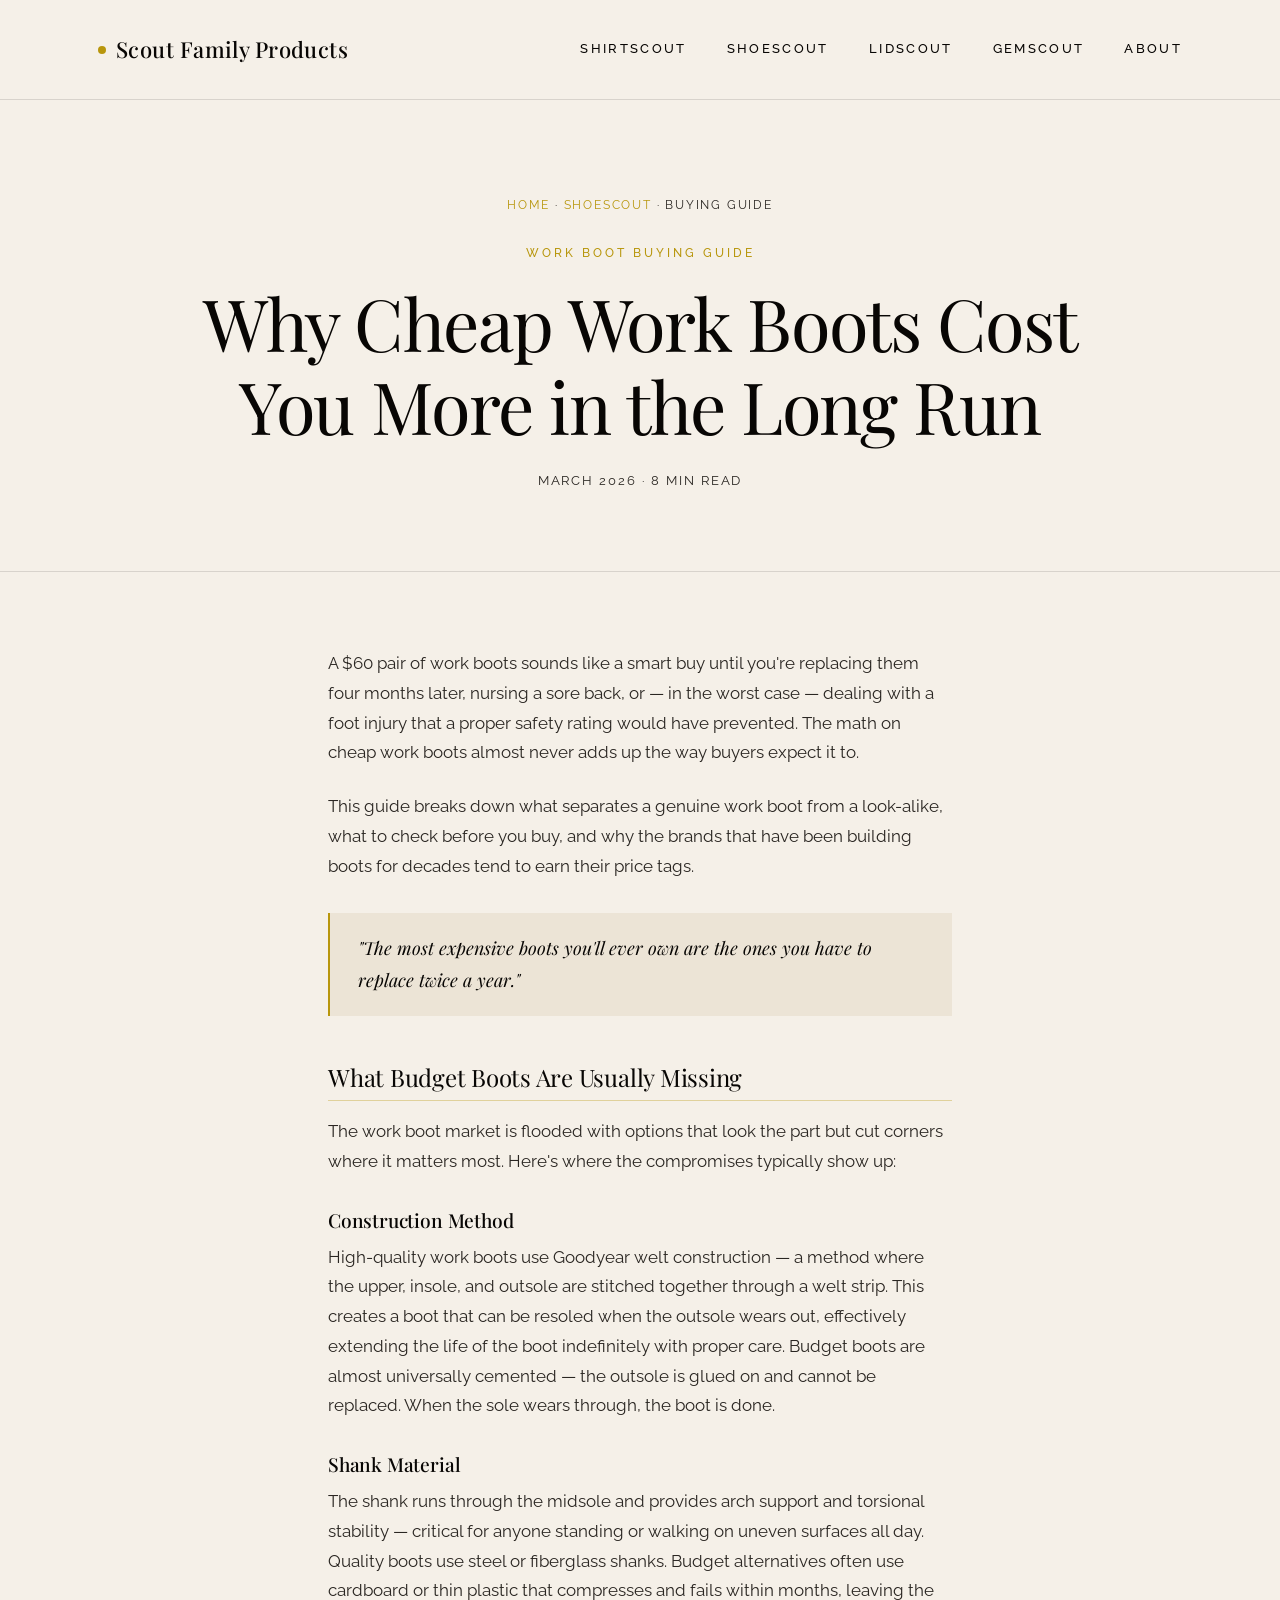
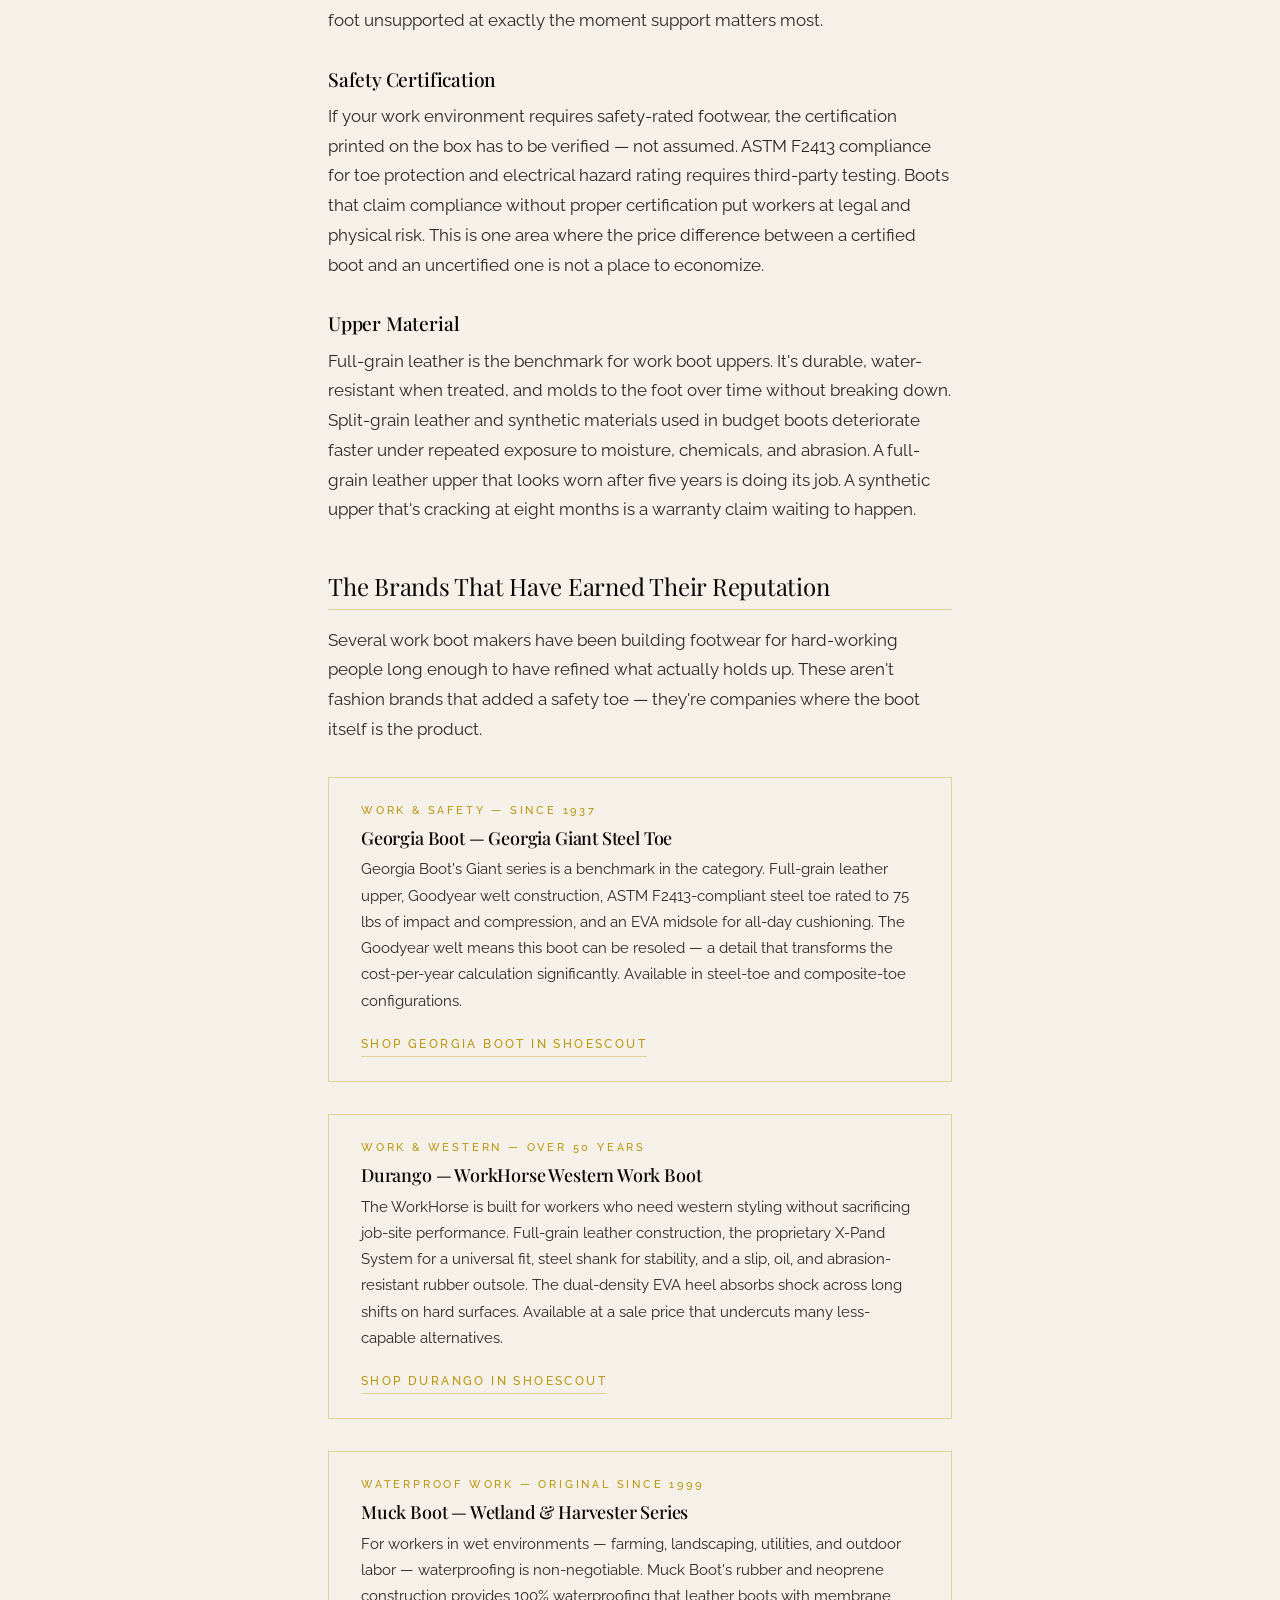
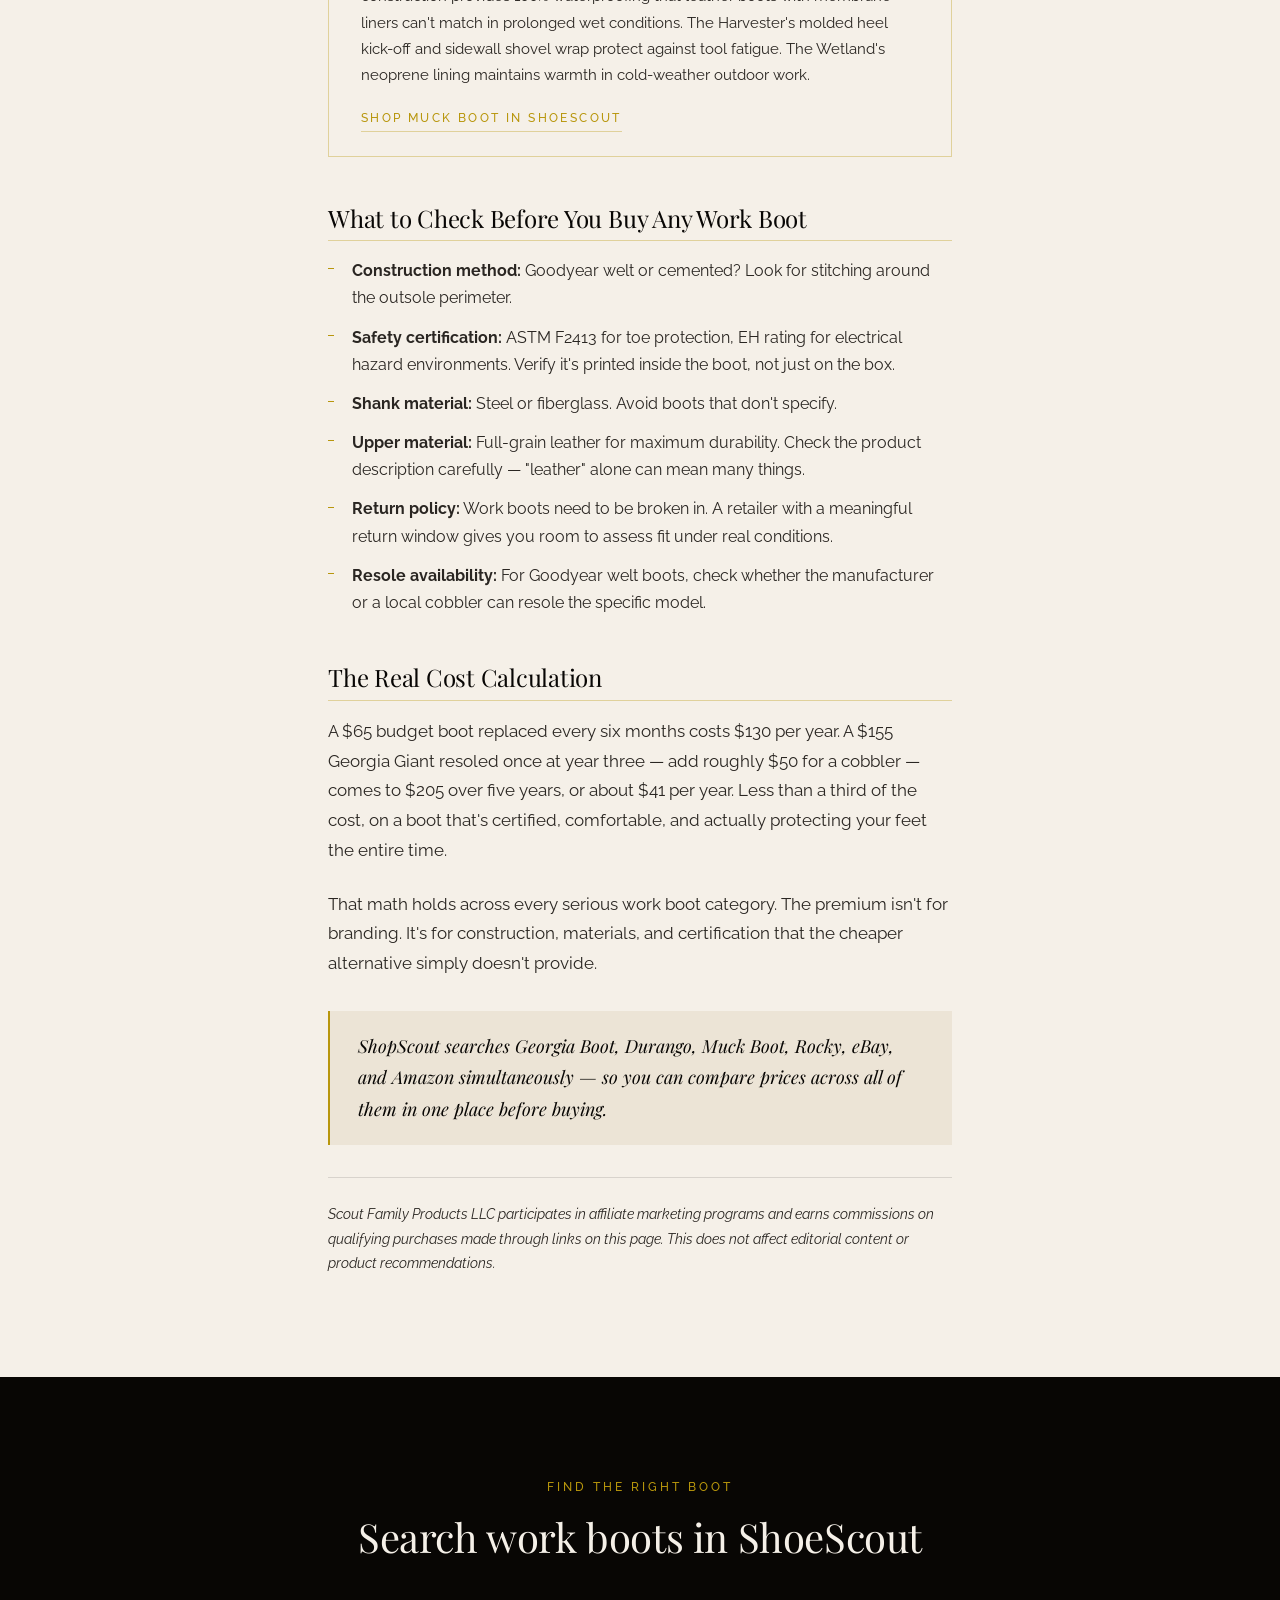
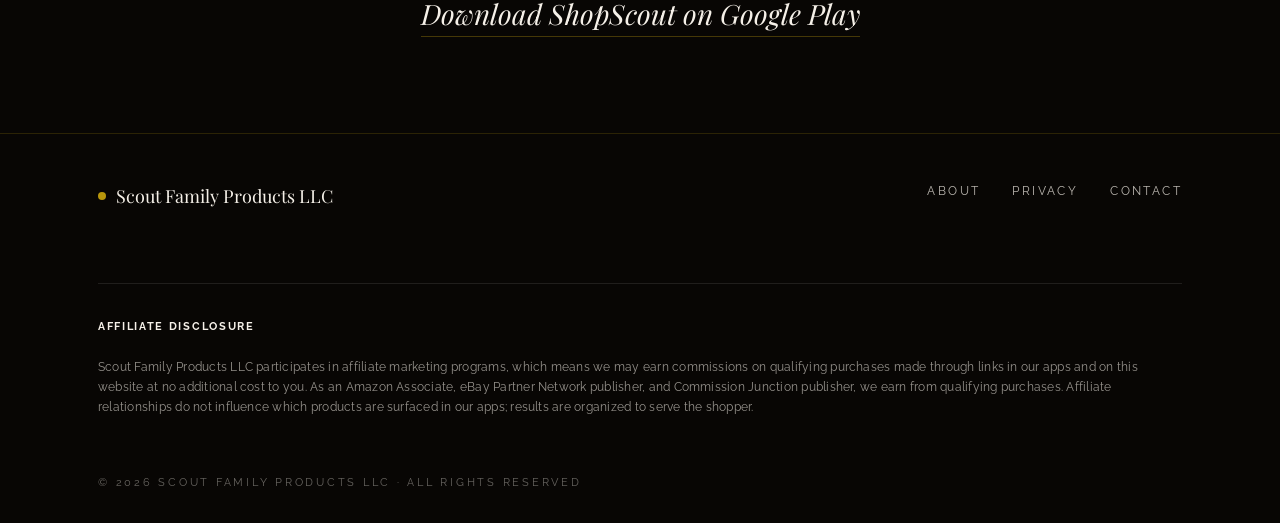
<file: work-boots-buying-guide.html>
<!DOCTYPE html>
<html lang="en">
<head>
  <meta charset="UTF-8">
  <meta name="viewport" content="width=device-width, initial-scale=1.0">
  <title>Why Cheap Work Boots Cost You More in the Long Run | Scout Family Products</title>
  <meta name="description" content="Budget work boots might save you money today — but the hidden costs in comfort, safety, and durability add up fast. Here's what to look for and why it matters.">
  <link rel="stylesheet" href="/styles.css">
  <link rel="icon" type="image/svg+xml" href="data:image/svg+xml,%3Csvg xmlns='http://www.w3.org/2000/svg' viewBox='0 0 32 32'%3E%3Ccircle cx='16' cy='16' r='6' fill='%23B8960C'/%3E%3C/svg%3E">
  <style>
    .article-hero {
      padding: clamp(4rem, 8vw, 6rem) 0 clamp(2rem, 4vw, 3rem);
      text-align: center;
      border-bottom: 1px solid var(--hairline);
    }
    .article-body {
      max-width: 720px;
      margin: 0 auto;
      padding: clamp(3rem, 6vw, 5rem) var(--gutter);
    }
    .article-body h2 {
      font-size: 1.5rem;
      margin-top: 3rem;
      margin-bottom: 1rem;
      padding-bottom: 0.5rem;
      border-bottom: 1px solid var(--hairline-gold);
    }
    .article-body h3 {
      font-size: 1.2rem;
      margin-top: 2rem;
      margin-bottom: 0.75rem;
    }
    .article-body p {
      margin-bottom: 1.5rem;
    }
    .article-body ul {
      list-style: none;
      margin-bottom: 1.5rem;
      padding-left: 0;
    }
    .article-body ul li {
      position: relative;
      padding-left: 1.5rem;
      margin-bottom: 0.75rem;
      color: var(--black-soft);
      line-height: 1.7;
    }
    .article-body ul li::before {
      content: '';
      position: absolute;
      left: 0;
      top: 0.7em;
      width: 6px;
      height: 1px;
      background: var(--gold);
    }
    .callout {
      border-left: 2px solid var(--gold);
      padding: 1.25rem 1.75rem;
      margin: 2rem 0;
      background: var(--cream-deep);
    }
    .callout p {
      margin: 0;
      font-family: var(--display);
      font-style: italic;
      font-size: 1.125rem;
      color: var(--black);
    }
    .product-mention {
      border: 1px solid var(--hairline-gold);
      padding: 1.5rem 2rem;
      margin: 2rem 0;
    }
    .product-mention .pm-label {
      font-size: 0.7rem;
      letter-spacing: 0.25em;
      text-transform: uppercase;
      color: var(--gold);
      font-weight: 500;
      margin-bottom: 0.5rem;
    }
    .product-mention h4 {
      font-family: var(--display);
      font-size: 1.125rem;
      font-weight: 500;
      margin-bottom: 0.5rem;
    }
    .product-mention p {
      font-size: 0.9375rem;
      margin-bottom: 1rem;
    }
    .pm-link {
      display: inline-flex;
      align-items: center;
      gap: 0.5rem;
      font-size: 0.75rem;
      letter-spacing: 0.2em;
      text-transform: uppercase;
      font-weight: 500;
      color: var(--gold);
      border-bottom: 1px solid var(--hairline-gold);
      padding-bottom: 2px;
    }
    .article-meta {
      font-size: 0.8125rem;
      letter-spacing: 0.15em;
      text-transform: uppercase;
      color: var(--black-soft);
      margin-bottom: 2rem;
    }
    .breadcrumb {
      font-size: 0.75rem;
      letter-spacing: 0.15em;
      text-transform: uppercase;
      color: var(--black-soft);
      margin-bottom: 1.5rem;
    }
    .breadcrumb a {
      color: var(--gold);
    }
  </style>
</head>
<body>

  <header class="site-header">
    <div class="container">
      <a href="/" class="brand">
        <span class="brand-mark"></span>Scout Family Products
      </a>
      <nav class="nav">
        <a href="/shirtscout.html">ShirtScout</a>
        <a href="/shoescout.html">ShoeScout</a>
        <a href="/lidscout.html">LidScout</a>
        <a href="/gemscout.html">GemScout</a>
        <a href="/about.html">About</a>
      </nav>
    </div>
  </header>

  <main>

    <div class="article-hero">
      <div class="container">
        <div class="breadcrumb"><a href="/">Home</a> · <a href="/shoescout.html">ShoeScout</a> · Buying Guide</div>
        <span class="eyebrow">Work Boot Buying Guide</span>
        <h1 style="max-width: 22ch; margin: 1rem auto 1.5rem;">Why Cheap Work Boots Cost You More in the Long Run</h1>
        <div class="article-meta">March 2026 · 8 min read</div>
      </div>
    </div>

    <div class="article-body">

      <p>A $60 pair of work boots sounds like a smart buy until you're replacing them four months later, nursing a sore back, or — in the worst case — dealing with a foot injury that a proper safety rating would have prevented. The math on cheap work boots almost never adds up the way buyers expect it to.</p>

      <p>This guide breaks down what separates a genuine work boot from a look-alike, what to check before you buy, and why the brands that have been building boots for decades tend to earn their price tags.</p>

      <div class="callout">
        <p>"The most expensive boots you'll ever own are the ones you have to replace twice a year."</p>
      </div>

      <h2>What Budget Boots Are Usually Missing</h2>

      <p>The work boot market is flooded with options that look the part but cut corners where it matters most. Here's where the compromises typically show up:</p>

      <h3>Construction Method</h3>
      <p>High-quality work boots use Goodyear welt construction — a method where the upper, insole, and outsole are stitched together through a welt strip. This creates a boot that can be resoled when the outsole wears out, effectively extending the life of the boot indefinitely with proper care. Budget boots are almost universally cemented — the outsole is glued on and cannot be replaced. When the sole wears through, the boot is done.</p>

      <h3>Shank Material</h3>
      <p>The shank runs through the midsole and provides arch support and torsional stability — critical for anyone standing or walking on uneven surfaces all day. Quality boots use steel or fiberglass shanks. Budget alternatives often use cardboard or thin plastic that compresses and fails within months, leaving the foot unsupported at exactly the moment support matters most.</p>

      <h3>Safety Certification</h3>
      <p>If your work environment requires safety-rated footwear, the certification printed on the box has to be verified — not assumed. ASTM F2413 compliance for toe protection and electrical hazard rating requires third-party testing. Boots that claim compliance without proper certification put workers at legal and physical risk. This is one area where the price difference between a certified boot and an uncertified one is not a place to economize.</p>

      <h3>Upper Material</h3>
      <p>Full-grain leather is the benchmark for work boot uppers. It's durable, water-resistant when treated, and molds to the foot over time without breaking down. Split-grain leather and synthetic materials used in budget boots deteriorate faster under repeated exposure to moisture, chemicals, and abrasion. A full-grain leather upper that looks worn after five years is doing its job. A synthetic upper that's cracking at eight months is a warranty claim waiting to happen.</p>

      <h2>The Brands That Have Earned Their Reputation</h2>

      <p>Several work boot makers have been building footwear for hard-working people long enough to have refined what actually holds up. These aren't fashion brands that added a safety toe — they're companies where the boot itself is the product.</p>

      <div class="product-mention">
        <div class="pm-label">Work &amp; Safety — Since 1937</div>
        <h4>Georgia Boot — Georgia Giant Steel Toe</h4>
        <p>Georgia Boot's Giant series is a benchmark in the category. Full-grain leather upper, Goodyear welt construction, ASTM F2413-compliant steel toe rated to 75 lbs of impact and compression, and an EVA midsole for all-day cushioning. The Goodyear welt means this boot can be resoled — a detail that transforms the cost-per-year calculation significantly. Available in steel-toe and composite-toe configurations.</p>
        <a href="https://play.google.com/store/apps/details?id=com.scoutfamilyproducts.shopscout" class="pm-link" target="_blank" rel="noopener">Shop Georgia Boot in ShoeScout</a>
      </div>

      <div class="product-mention">
        <div class="pm-label">Work &amp; Western — Over 50 Years</div>
        <h4>Durango — WorkHorse Western Work Boot</h4>
        <p>The WorkHorse is built for workers who need western styling without sacrificing job-site performance. Full-grain leather construction, the proprietary X-Pand System for a universal fit, steel shank for stability, and a slip, oil, and abrasion-resistant rubber outsole. The dual-density EVA heel absorbs shock across long shifts on hard surfaces. Available at a sale price that undercuts many less-capable alternatives.</p>
        <a href="https://play.google.com/store/apps/details?id=com.scoutfamilyproducts.shopscout" class="pm-link" target="_blank" rel="noopener">Shop Durango in ShoeScout</a>
      </div>

      <div class="product-mention">
        <div class="pm-label">Waterproof Work — Original Since 1999</div>
        <h4>Muck Boot — Wetland &amp; Harvester Series</h4>
        <p>For workers in wet environments — farming, landscaping, utilities, and outdoor labor — waterproofing is non-negotiable. Muck Boot's rubber and neoprene construction provides 100% waterproofing that leather boots with membrane liners can't match in prolonged wet conditions. The Harvester's molded heel kick-off and sidewall shovel wrap protect against tool fatigue. The Wetland's neoprene lining maintains warmth in cold-weather outdoor work.</p>
        <a href="https://play.google.com/store/apps/details?id=com.scoutfamilyproducts.shopscout" class="pm-link" target="_blank" rel="noopener">Shop Muck Boot in ShoeScout</a>
      </div>

      <h2>What to Check Before You Buy Any Work Boot</h2>

      <ul>
        <li><strong>Construction method:</strong> Goodyear welt or cemented? Look for stitching around the outsole perimeter.</li>
        <li><strong>Safety certification:</strong> ASTM F2413 for toe protection, EH rating for electrical hazard environments. Verify it's printed inside the boot, not just on the box.</li>
        <li><strong>Shank material:</strong> Steel or fiberglass. Avoid boots that don't specify.</li>
        <li><strong>Upper material:</strong> Full-grain leather for maximum durability. Check the product description carefully — "leather" alone can mean many things.</li>
        <li><strong>Return policy:</strong> Work boots need to be broken in. A retailer with a meaningful return window gives you room to assess fit under real conditions.</li>
        <li><strong>Resole availability:</strong> For Goodyear welt boots, check whether the manufacturer or a local cobbler can resole the specific model.</li>
      </ul>

      <h2>The Real Cost Calculation</h2>

      <p>A $65 budget boot replaced every six months costs $130 per year. A $155 Georgia Giant resoled once at year three — add roughly $50 for a cobbler — comes to $205 over five years, or about $41 per year. Less than a third of the cost, on a boot that's certified, comfortable, and actually protecting your feet the entire time.</p>

      <p>That math holds across every serious work boot category. The premium isn't for branding. It's for construction, materials, and certification that the cheaper alternative simply doesn't provide.</p>

      <div class="callout">
        <p>ShopScout searches Georgia Boot, Durango, Muck Boot, Rocky, eBay, and Amazon simultaneously — so you can compare prices across all of them in one place before buying.</p>
      </div>

      <p style="font-size: 0.875rem; color: var(--black-soft); border-top: 1px solid var(--hairline); padding-top: 1.5rem; margin-top: 2rem;"><em>Scout Family Products LLC participates in affiliate marketing programs and earns commissions on qualifying purchases made through links on this page. This does not affect editorial content or product recommendations.</em></p>

    </div>

  </main>

  <section id="contact" class="contact">
    <div class="container">
      <span class="eyebrow">Find the right boot</span>
      <h2>Search work boots in ShoeScout</h2>
      <a href="https://play.google.com/store/apps/details?id=com.scoutfamilyproducts.shopscout" class="email" target="_blank" rel="noopener">Download ShopScout on Google Play</a>
    </div>
  </section>

  <footer class="site-footer">
    <div class="container">
      <div class="footer-brand">
        <span class="brand-mark"></span>Scout Family Products LLC
      </div>
      <nav class="footer-nav">
        <a href="/about.html">About</a>
        <a href="/privacy.html">Privacy</a>
        <a href="mailto:scoutfamilyproducts@gmail.com">Contact</a>
      </nav>
      <div class="disclosure">
        <strong style="color: var(--cream); letter-spacing: 0.15em; text-transform: uppercase; font-size: 0.7rem;">Affiliate Disclosure</strong><br><br>
        Scout Family Products LLC participates in affiliate marketing programs, which means we may earn commissions on qualifying purchases made through links in our apps and on this website at no additional cost to you. As an Amazon Associate, eBay Partner Network publisher, and Commission Junction publisher, we earn from qualifying purchases. Affiliate relationships do not influence which products are surfaced in our apps; results are organized to serve the shopper.
      </div>
      <div class="copyright">© 2026 Scout Family Products LLC · All rights reserved</div>
    </div>
  </footer>

  <script type="text/javascript" src="https://s.skimresources.com/js/302499X1790499.skimlinks.js"></script>
</body>
</html>
</file>
<file: styles.css>
/* ============================================
   Scout Family Products
   Luxury aesthetic — Bugatti/Gucci/Cartier
   ============================================ */

@import url('https://fonts.googleapis.com/css2?family=Playfair+Display:ital,wght@0,400;0,500;0,600;1,400&family=Raleway:wght@300;400;500;600&display=swap');

:root {
  --gold: #B8960C;
  --gold-soft: #C9AA3A;
  --black: #080604;
  --black-soft: #2A2622;
  --cream: #F5F0E8;
  --cream-deep: #ECE4D6;
  --hairline: rgba(8, 6, 4, 0.12);
  --hairline-gold: rgba(184, 150, 12, 0.35);

  --display: 'Playfair Display', Georgia, serif;
  --body: 'Raleway', -apple-system, BlinkMacSystemFont, sans-serif;

  --max-width: 1180px;
  --gutter: clamp(1.5rem, 4vw, 3rem);
}

* {
  box-sizing: border-box;
  margin: 0;
  padding: 0;
}

html {
  scroll-behavior: smooth;
}

body {
  font-family: var(--body);
  background: var(--cream);
  color: var(--black);
  font-weight: 400;
  line-height: 1.6;
  -webkit-font-smoothing: antialiased;
  -moz-osx-font-smoothing: grayscale;
}

/* ============================================
   Typography
   ============================================ */

h1, h2, h3, h4 {
  font-family: var(--display);
  font-weight: 500;
  line-height: 1.15;
  letter-spacing: -0.01em;
  color: var(--black);
}

h1 {
  font-size: clamp(2.5rem, 6vw, 4.5rem);
  font-weight: 400;
  letter-spacing: -0.02em;
}

h2 {
  font-size: clamp(1.75rem, 3.5vw, 2.5rem);
  font-weight: 400;
}

h3 {
  font-size: clamp(1.25rem, 2vw, 1.5rem);
  font-weight: 500;
}

p {
  font-size: 1.0625rem;
  line-height: 1.75;
  color: var(--black-soft);
}

.eyebrow {
  font-family: var(--body);
  font-size: 0.75rem;
  font-weight: 500;
  letter-spacing: 0.25em;
  text-transform: uppercase;
  color: var(--gold);
  display: inline-block;
}

a {
  color: var(--black);
  text-decoration: none;
  transition: color 0.3s ease;
}

a:hover {
  color: var(--gold);
}

/* ============================================
   Layout
   ============================================ */

.container {
  max-width: var(--max-width);
  margin: 0 auto;
  padding: 0 var(--gutter);
}

.divider {
  display: block;
  width: 60px;
  height: 1px;
  background: var(--gold);
  border: none;
  margin: 2rem auto;
}

.divider-left {
  margin: 2rem 0;
}

/* ============================================
   Header
   ============================================ */

.site-header {
  padding: 2rem 0;
  border-bottom: 1px solid var(--hairline);
}

.site-header .container {
  display: flex;
  justify-content: space-between;
  align-items: center;
  gap: 2rem;
  flex-wrap: wrap;
}

.brand {
  font-family: var(--display);
  font-size: 1.375rem;
  font-weight: 500;
  letter-spacing: 0.02em;
  color: var(--black);
}

.brand:hover {
  color: var(--black);
}

.brand-mark {
  display: inline-block;
  width: 8px;
  height: 8px;
  background: var(--gold);
  border-radius: 50%;
  margin-right: 0.625rem;
  vertical-align: middle;
  transform: translateY(-2px);
}

.nav {
  display: flex;
  gap: 2.5rem;
  font-size: 0.8125rem;
  letter-spacing: 0.18em;
  text-transform: uppercase;
  font-weight: 500;
}

/* ============================================
   Hero
   ============================================ */

.hero {
  padding: clamp(4rem, 10vw, 8rem) 0 clamp(3rem, 7vw, 6rem);
  text-align: center;
  position: relative;
}

.hero .eyebrow {
  margin-bottom: 1.5rem;
}

.hero h1 {
  max-width: 18ch;
  margin: 0 auto 1.5rem;
}

.hero .lede {
  font-family: var(--display);
  font-style: italic;
  font-size: clamp(1.125rem, 1.6vw, 1.375rem);
  color: var(--black-soft);
  max-width: 38ch;
  margin: 0 auto 2.5rem;
  line-height: 1.5;
}

.coming-soon {
  display: inline-flex;
  align-items: center;
  gap: 0.75rem;
  padding: 0.875rem 1.75rem;
  border: 1px solid var(--gold);
  font-size: 0.75rem;
  letter-spacing: 0.25em;
  text-transform: uppercase;
  font-weight: 500;
  color: var(--gold);
  background: transparent;
  transition: all 0.3s ease;
}

.coming-soon::before {
  content: '';
  width: 6px;
  height: 6px;
  background: var(--gold);
  border-radius: 50%;
}

/* ============================================
   Sections
   ============================================ */

section {
  padding: clamp(3rem, 6vw, 5rem) 0;
}

.section-intro {
  text-align: center;
  margin-bottom: 4rem;
}

.section-intro .eyebrow {
  margin-bottom: 1rem;
}

.section-intro h2 {
  max-width: 22ch;
  margin: 0 auto 1.25rem;
}

.section-intro p {
  max-width: 56ch;
  margin: 0 auto;
}

/* ============================================
   Modules grid
   ============================================ */

.modules {
  border-top: 1px solid var(--hairline);
  background: var(--cream-deep);
}

.modules-grid {
  display: grid;
  grid-template-columns: repeat(auto-fit, minmax(260px, 1fr));
  gap: 0;
  border-top: 1px solid var(--hairline);
  border-bottom: 1px solid var(--hairline);
}

.module {
  padding: 3rem 2.5rem;
  border-right: 1px solid var(--hairline);
  position: relative;
}

.module:last-child {
  border-right: none;
}

.module-number {
  font-family: var(--display);
  font-style: italic;
  font-size: 0.875rem;
  color: var(--gold);
  margin-bottom: 1.25rem;
}

.module h3 {
  margin-bottom: 0.75rem;
}

.module p {
  font-size: 0.9375rem;
  color: var(--black-soft);
}

@media (max-width: 768px) {
  .module {
    border-right: none;
    border-bottom: 1px solid var(--hairline);
  }
  .module:last-child {
    border-bottom: none;
  }
}

/* ============================================
   Prose page (about, privacy)
   ============================================ */

.prose {
  max-width: 680px;
  margin: 0 auto;
  padding: clamp(3rem, 6vw, 5rem) var(--gutter);
}

.prose .page-eyebrow {
  text-align: center;
  margin-bottom: 1rem;
}

.prose h1 {
  text-align: center;
  font-size: clamp(2rem, 4.5vw, 3rem);
  margin-bottom: 3rem;
}

.prose h2 {
  font-size: 1.375rem;
  font-weight: 500;
  margin-top: 3rem;
  margin-bottom: 1rem;
  padding-bottom: 0.5rem;
  border-bottom: 1px solid var(--hairline-gold);
}

.prose h2:first-of-type {
  margin-top: 0;
}

.prose p {
  margin-bottom: 1.25rem;
}

.prose ul {
  list-style: none;
  margin-bottom: 1.5rem;
  padding-left: 0;
}

.prose ul li {
  position: relative;
  padding-left: 1.5rem;
  margin-bottom: 0.625rem;
  color: var(--black-soft);
  line-height: 1.7;
}

.prose ul li::before {
  content: '';
  position: absolute;
  left: 0;
  top: 0.7em;
  width: 6px;
  height: 1px;
  background: var(--gold);
}

.prose strong {
  color: var(--black);
  font-weight: 600;
}

.last-updated {
  text-align: center;
  font-size: 0.8125rem;
  letter-spacing: 0.18em;
  text-transform: uppercase;
  color: var(--black-soft);
  margin-top: 4rem;
  padding-top: 2rem;
  border-top: 1px solid var(--hairline);
}

/* ============================================
   Contact / CTA section
   ============================================ */

.contact {
  background: var(--black);
  color: var(--cream);
  text-align: center;
  padding: clamp(4rem, 8vw, 6rem) 0;
}

.contact .eyebrow {
  color: var(--gold);
}

.contact h2 {
  color: var(--cream);
  margin: 1rem auto 2rem;
  max-width: 24ch;
}

.contact a.email {
  font-family: var(--display);
  font-size: clamp(1.25rem, 2.5vw, 1.75rem);
  font-style: italic;
  color: var(--cream);
  border-bottom: 1px solid var(--hairline-gold);
  padding-bottom: 4px;
  transition: all 0.3s ease;
}

.contact a.email:hover {
  color: var(--gold);
  border-bottom-color: var(--gold);
}

/* ============================================
   Footer
   ============================================ */

.site-footer {
  background: var(--black);
  color: var(--cream);
  padding: 3rem 0 2rem;
  border-top: 1px solid rgba(184, 150, 12, 0.2);
}

.site-footer .container {
  display: flex;
  justify-content: space-between;
  align-items: flex-start;
  gap: 2rem;
  flex-wrap: wrap;
}

.footer-brand {
  font-family: var(--display);
  color: var(--cream);
  font-size: 1.125rem;
}

.footer-nav {
  display: flex;
  gap: 2rem;
  font-size: 0.75rem;
  letter-spacing: 0.2em;
  text-transform: uppercase;
}

.footer-nav a {
  color: var(--cream);
  opacity: 0.75;
}

.footer-nav a:hover {
  color: var(--gold);
  opacity: 1;
}

.disclosure {
  width: 100%;
  margin-top: 2.5rem;
  padding-top: 2rem;
  border-top: 1px solid rgba(245, 240, 232, 0.1);
  font-size: 0.75rem;
  line-height: 1.7;
  color: rgba(245, 240, 232, 0.6);
  letter-spacing: 0.02em;
}

.copyright {
  text-align: center;
  font-size: 0.6875rem;
  letter-spacing: 0.25em;
  text-transform: uppercase;
  color: rgba(245, 240, 232, 0.4);
  margin-top: 1.5rem;
}

/* ============================================
   Subtle entrance
   ============================================ */

@keyframes fadeUp {
  from {
    opacity: 0;
    transform: translateY(12px);
  }
  to {
    opacity: 1;
    transform: translateY(0);
  }
}

.hero .eyebrow { animation: fadeUp 0.8s ease-out 0.1s both; }
.hero h1 { animation: fadeUp 0.8s ease-out 0.25s both; }
.hero .lede { animation: fadeUp 0.8s ease-out 0.4s both; }
.hero .coming-soon { animation: fadeUp 0.8s ease-out 0.55s both; }

@media (prefers-reduced-motion: reduce) {
  *, *::before, *::after {
    animation-duration: 0.01ms !important;
    transition-duration: 0.01ms !important;
  }
}
</file>
